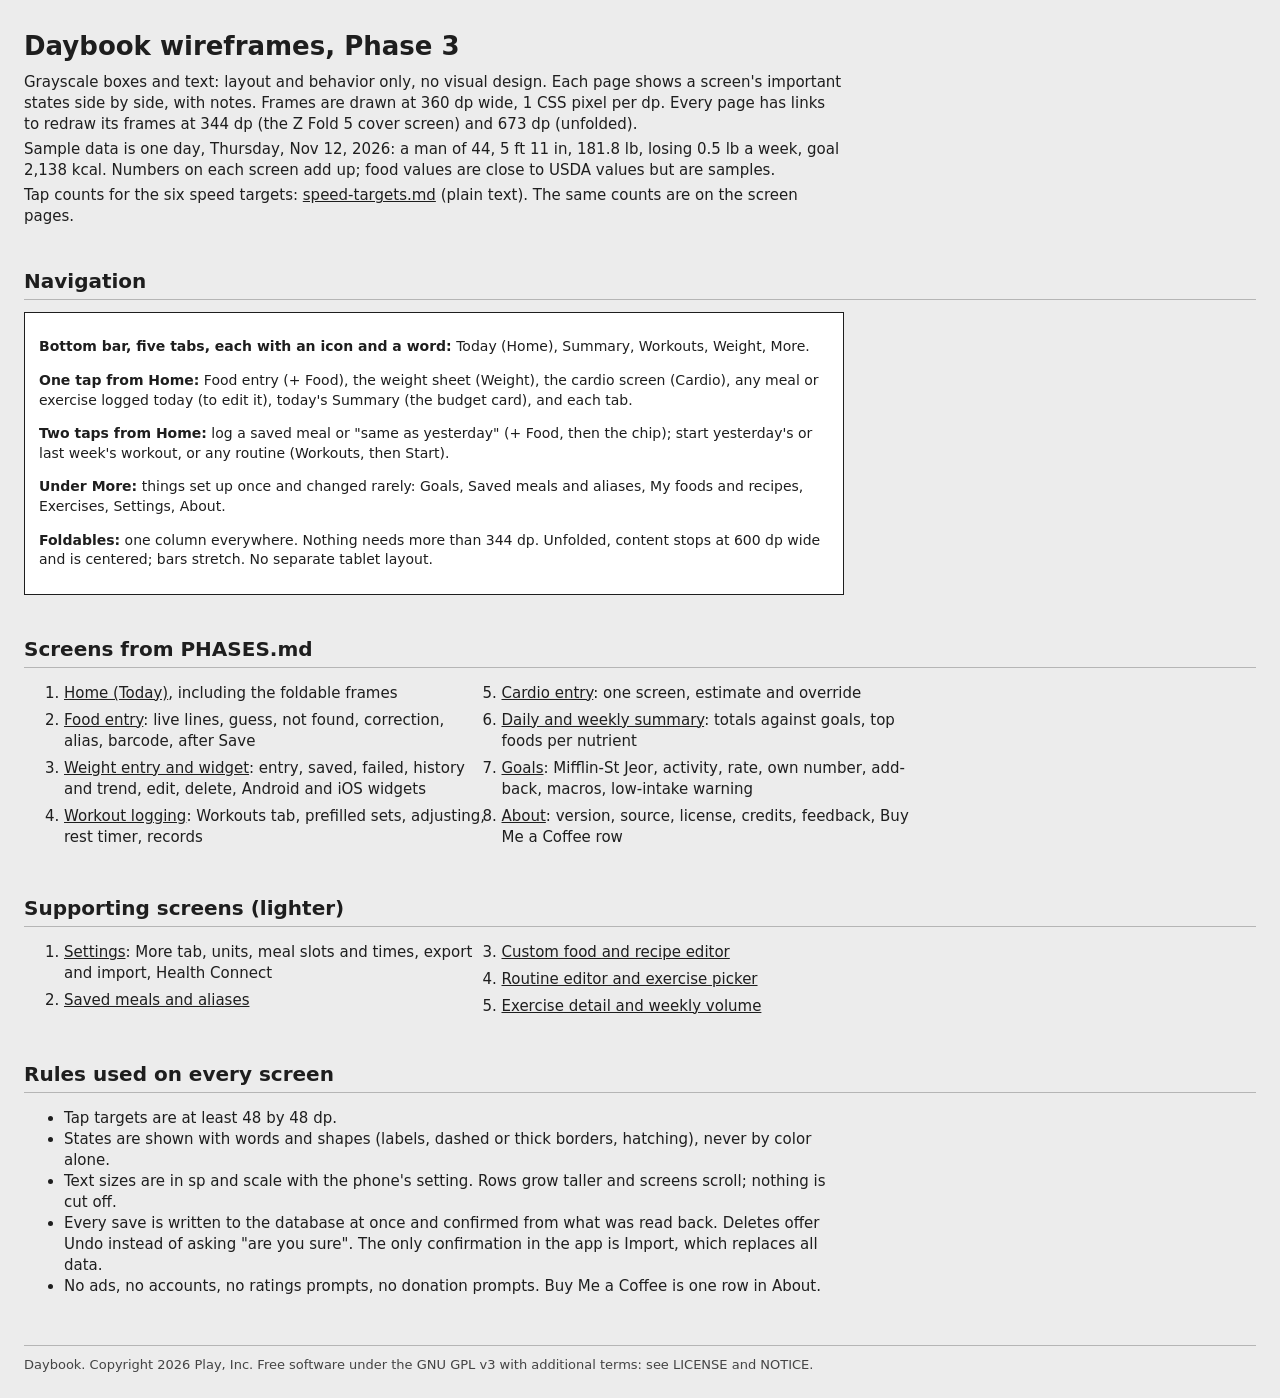
<file: docs/design/index.html>
<!doctype html>
<html lang="en">
<head>
<meta charset="utf-8">
<meta name="viewport" content="width=device-width, initial-scale=1">
<title>Daybook wireframes</title>
<link rel="stylesheet" href="wireframe.css">
</head>
<body>
<header class="page-head">
<h1>Daybook wireframes, Phase 3</h1>
<p>Grayscale boxes and text: layout and behavior only, no visual design. Each page shows a screen's important states
side by side, with notes. Frames are drawn at 360 dp wide, 1 CSS pixel per dp. Every page has links to redraw its
frames at 344 dp (the Z Fold 5 cover screen) and 673 dp (unfolded).</p>
<p>Sample data is one day, Thursday, Nov 12, 2026: a man of 44, 5 ft 11 in, 181.8 lb, losing 0.5 lb a week, goal
2,138 kcal. Numbers on each screen add up; food values are close to USDA values but are samples.</p>
<p>Tap counts for the six speed targets: <a href="speed-targets.md">speed-targets.md</a> (plain text). The same counts
are on the screen pages.</p>
</header>

<h2 class="section">Navigation</h2>
<div class="target" style="border-width:1px">
<p><b>Bottom bar, five tabs, each with an icon and a word:</b> Today (Home), Summary, Workouts, Weight, More.</p>
<p><b>One tap from Home:</b> Food entry (+ Food), the weight sheet (Weight), the cardio screen (Cardio), any meal or
exercise logged today (to edit it), today's Summary (the budget card), and each tab.</p>
<p><b>Two taps from Home:</b> log a saved meal or "same as yesterday" (+ Food, then the chip); start yesterday's or
last week's workout, or any routine (Workouts, then Start).</p>
<p><b>Under More:</b> things set up once and changed rarely: Goals, Saved meals and aliases, My foods and recipes,
Exercises, Settings, About.</p>
<p><b>Foldables:</b> one column everywhere. Nothing needs more than 344 dp. Unfolded, content stops at 600 dp wide and
is centered; bars stretch. No separate tablet layout.</p>
</div>

<h2 class="section">Screens from PHASES.md</h2>
<ol class="screenlist">
<li><a href="home.html">Home (Today)</a>, including the foldable frames</li>
<li><a href="food-entry.html">Food entry</a>: live lines, guess, not found, correction, alias, barcode, after Save</li>
<li><a href="weight.html">Weight entry and widget</a>: entry, saved, failed, history and trend, edit, delete, Android and iOS widgets</li>
<li><a href="workout.html">Workout logging</a>: Workouts tab, prefilled sets, adjusting, rest timer, records</li>
<li><a href="cardio.html">Cardio entry</a>: one screen, estimate and override</li>
<li><a href="summary.html">Daily and weekly summary</a>: totals against goals, top foods per nutrient</li>
<li><a href="goals.html">Goals</a>: Mifflin-St Jeor, activity, rate, own number, add-back, macros, low-intake warning</li>
<li><a href="about.html">About</a>: version, source, license, credits, feedback, Buy Me a Coffee row</li>
</ol>

<h2 class="section">Supporting screens (lighter)</h2>
<ol class="screenlist">
<li><a href="settings.html">Settings</a>: More tab, units, meal slots and times, export and import, Health Connect</li>
<li><a href="saved-meals.html">Saved meals and aliases</a></li>
<li><a href="food-editor.html">Custom food and recipe editor</a></li>
<li><a href="routine-editor.html">Routine editor and exercise picker</a></li>
<li><a href="exercise-detail.html">Exercise detail and weekly volume</a></li>
</ol>

<h2 class="section">Rules used on every screen</h2>
<ul style="max-width:820px">
<li>Tap targets are at least 48 by 48 dp.</li>
<li>States are shown with words and shapes (labels, dashed or thick borders, hatching), never by color alone.</li>
<li>Text sizes are in sp and scale with the phone's setting. Rows grow taller and screens scroll; nothing is cut off.</li>
<li>Every save is written to the database at once and confirmed from what was read back. Deletes offer Undo instead of
asking "are you sure". The only confirmation in the app is Import, which replaces all data.</li>
<li>No ads, no accounts, no ratings prompts, no donation prompts. Buy Me a Coffee is one row in About.</li>
</ul>

<footer class="legal">Daybook. Copyright 2026 Play, Inc. Free software under the GNU GPL v3 with additional terms: see LICENSE and NOTICE.</footer>
</body>
</html>
</file>
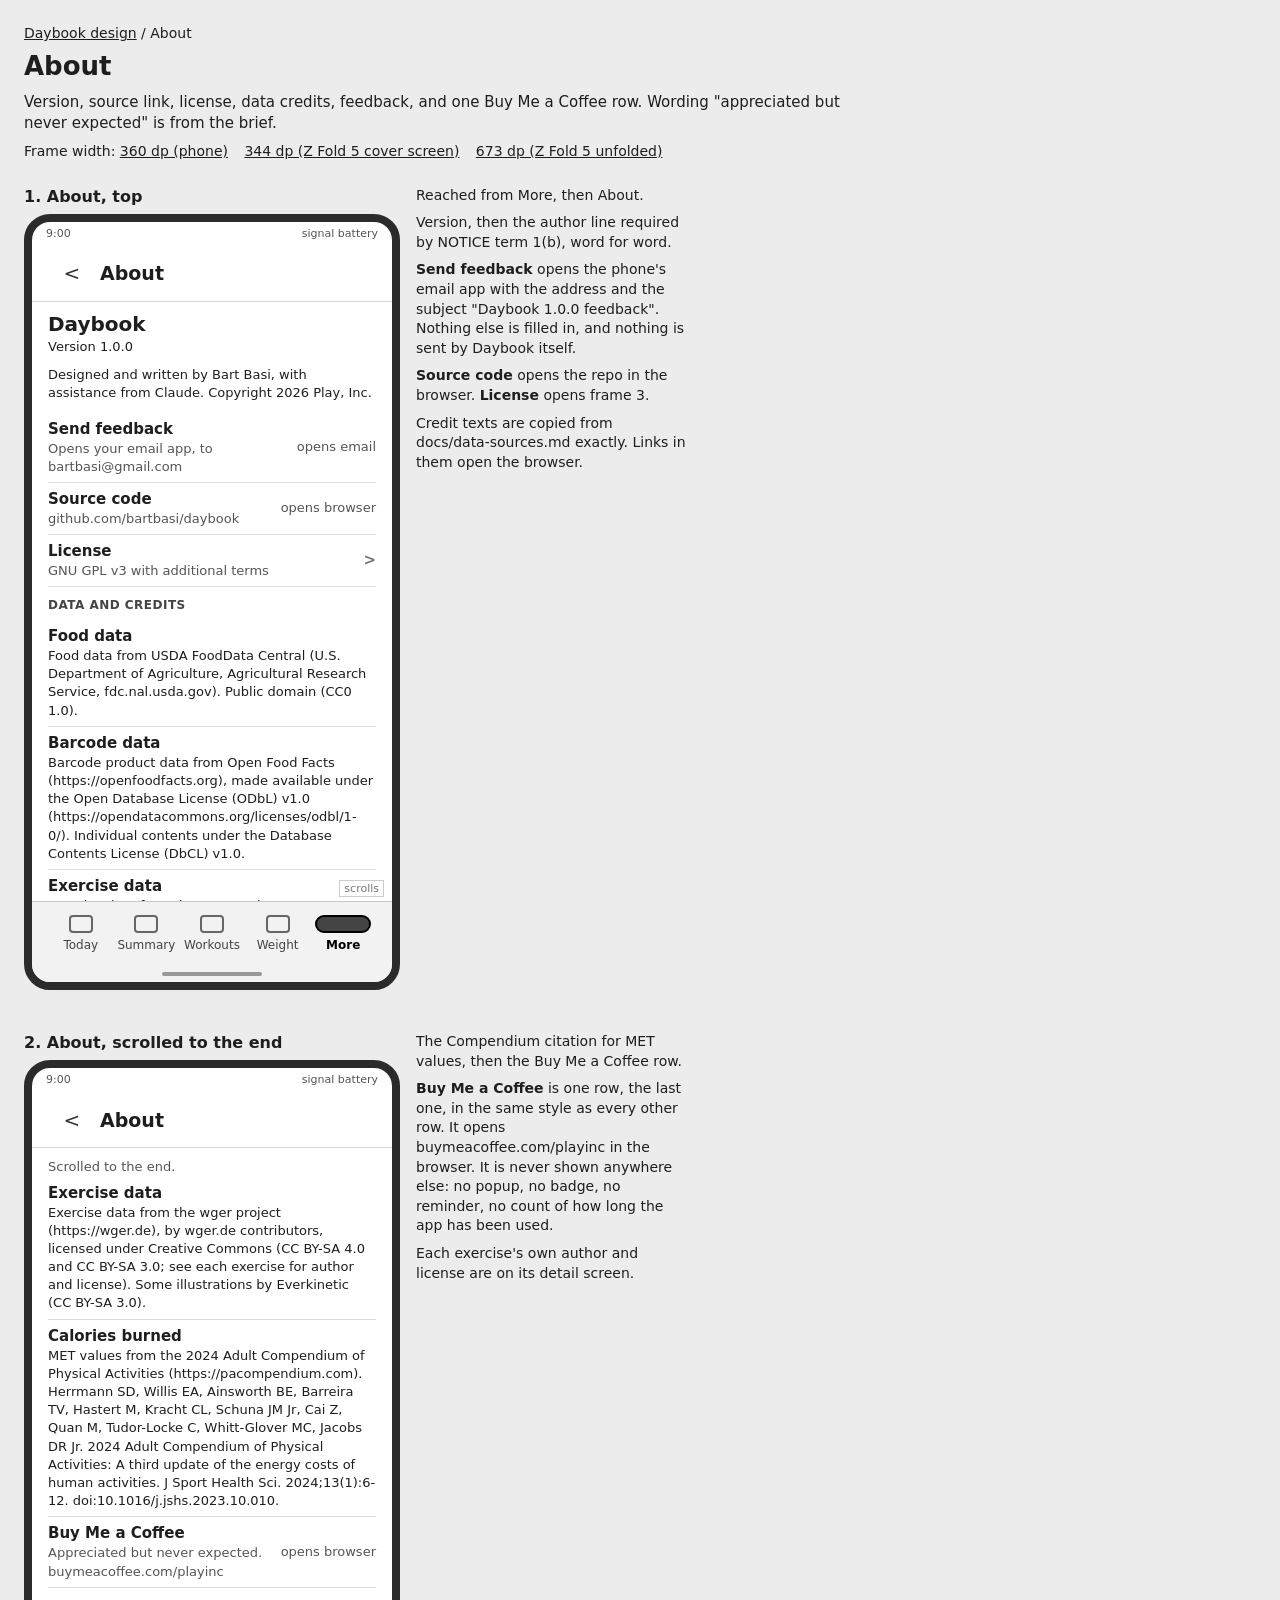
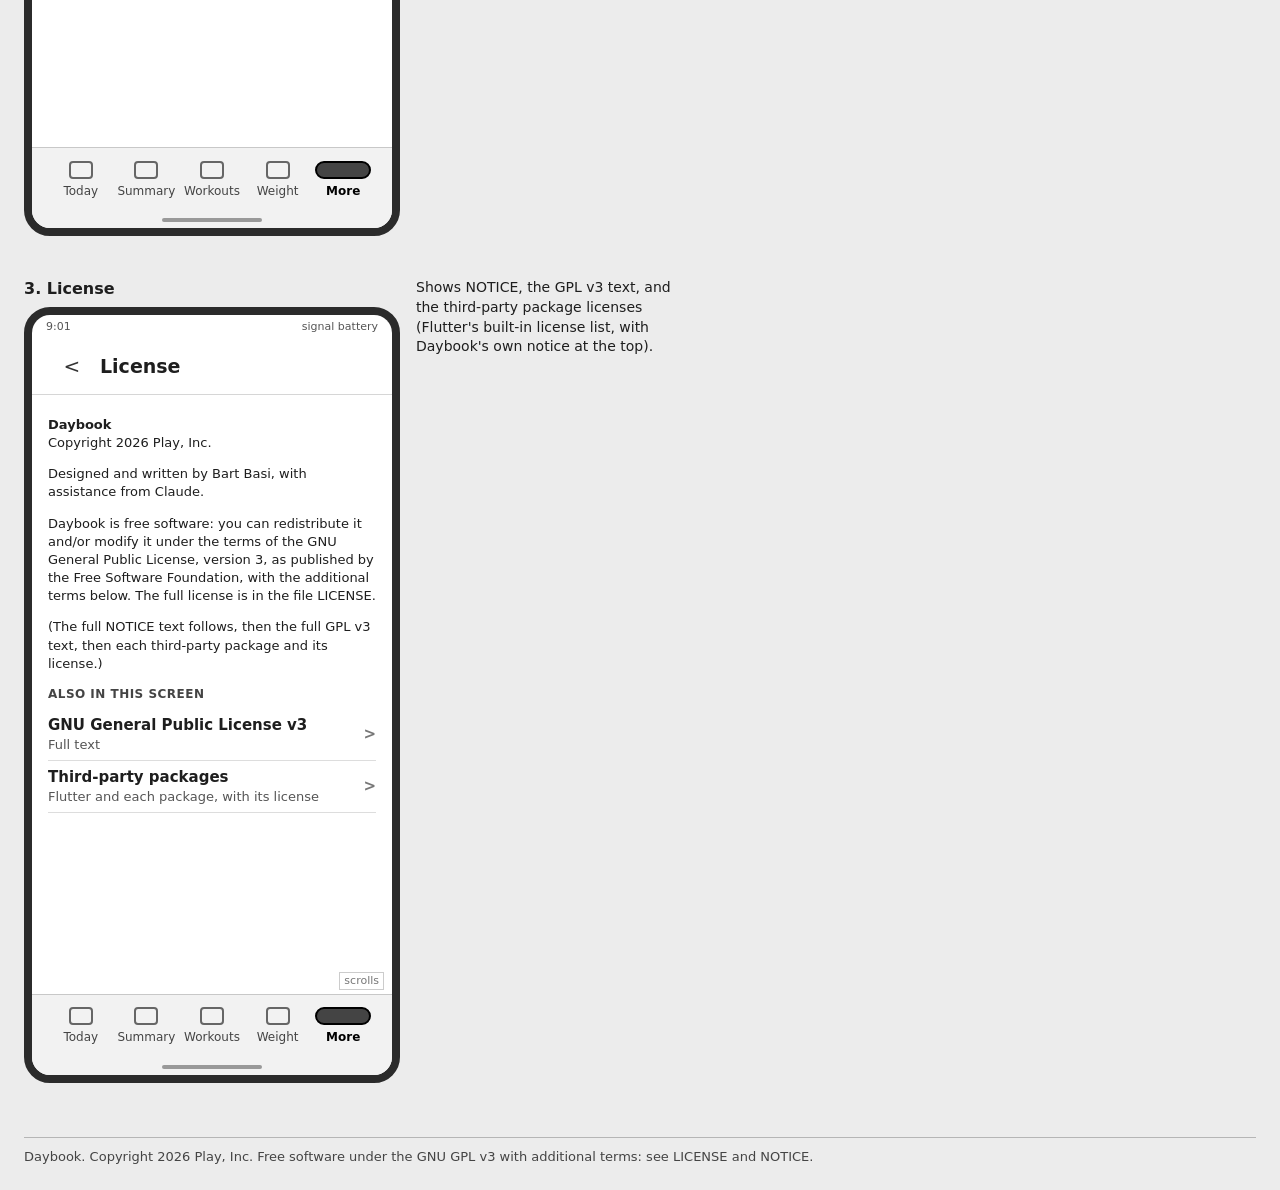
<file: docs/design/about.html>
<!doctype html>
<html lang="en">
<head>
<meta charset="utf-8">
<meta name="viewport" content="width=device-width, initial-scale=1">
<title>About: Daybook wireframe</title>
<link rel="stylesheet" href="wireframe.css">
</head>
<body>
<div id="unfolded"><div id="cover">
<header class="page-head">
<div class="crumbs"><a href="index.html">Daybook design</a> / About</div>
<h1>About</h1>
<p>Version, source link, license, data credits, feedback, and one Buy Me a Coffee row. Wording "appreciated but never expected" is from the brief.</p>
<div class="widths">Frame width:
<a href="about.html">360 dp (phone)</a>
<a href="about.html#cover">344 dp (Z Fold 5 cover screen)</a>
<a href="about.html#unfolded">673 dp (Z Fold 5 unfolded)</a></div>
</header>
<div class="states"><div class="state"><div><div class="state-title">1. About, top</div><div class="phone"><div class="screen "><div class="status"><span>9:00</span><span>signal  battery</span></div><div class="appbar"><div class="iconbtn">&lt;</div><div class="title">About</div></div><div class="scroll fade"><div class="mid">Daybook</div><div class="small">Version 1.0.0</div><div class="small mt">Designed and written by Bart Basi, with assistance from Claude. Copyright 2026 Play, Inc.</div><div class="mt"></div><div class="row"><div class="grow"><b>Send feedback</b><div class="small muted">Opens your email app, to bartbasi@gmail.com</div></div><span class="small muted">opens email</span></div><div class="row"><div class="grow"><b>Source code</b><div class="small muted">github.com/bartbasi/daybook</div></div><span class="small muted">opens browser</span></div><div class="row"><div class="grow"><b>License</b><div class="small muted">GNU GPL v3 with additional terms</div></div><span class="chev"></span></div><div class="label">Data and credits</div><div class="row" style="display:block"><b>Food data</b><div class="small">Food data from USDA FoodData Central (U.S. Department of Agriculture, Agricultural Research Service, fdc.nal.usda.gov). Public domain (CC0 1.0).</div></div><div class="row" style="display:block"><b>Barcode data</b><div class="small">Barcode product data from Open Food Facts (https://openfoodfacts.org), made available under the Open Database License (ODbL) v1.0 (https://opendatacommons.org/licenses/odbl/1-0/). Individual contents under the Database Contents License (DbCL) v1.0.</div></div><div class="row" style="display:block"><b>Exercise data</b><div class="small">Exercise data from the wger project (https://wger.de), by wger.de contributors, licensed under Creative Commons (CC BY-SA 4.0 and CC BY-SA 3.0; see each exercise for author and license). Some illustrations by Everkinetic (CC BY-SA 3.0).</div></div></div><div class="navbar"><div class="navbar-inner"><div class="tab"><div class="ico"></div>Today</div><div class="tab"><div class="ico"></div>Summary</div><div class="tab"><div class="ico"></div>Workouts</div><div class="tab"><div class="ico"></div>Weight</div><div class="tab on"><div class="ico"></div>More</div></div></div><div class="gesture"></div></div></div></div><div class="notes"><p>Reached from More, then About.</p><p>Version, then the author line required by NOTICE term 1(b), word for word.</p><p><b>Send feedback</b> opens the phone's email app with the address and the subject "Daybook 1.0.0 feedback". Nothing else is filled in, and nothing is sent by Daybook itself.</p><p><b>Source code</b> opens the repo in the browser. <b>License</b> opens frame 3.</p><p>Credit texts are copied from docs/data-sources.md exactly. Links in them open the browser.</p></div></div><div class="state"><div><div class="state-title">2. About, scrolled to the end</div><div class="phone"><div class="screen "><div class="status"><span>9:00</span><span>signal  battery</span></div><div class="appbar"><div class="iconbtn">&lt;</div><div class="title">About</div></div><div class="scroll" style="padding-top:0"><div class="small muted mt">Scrolled to the end.</div><div class="row" style="display:block"><b>Exercise data</b><div class="small">Exercise data from the wger project (https://wger.de), by wger.de contributors, licensed under Creative Commons (CC BY-SA 4.0 and CC BY-SA 3.0; see each exercise for author and license). Some illustrations by Everkinetic (CC BY-SA 3.0).</div></div><div class="row" style="display:block"><b>Calories burned</b><div class="small">MET values from the 2024 Adult Compendium of Physical Activities (https://pacompendium.com). Herrmann SD, Willis EA, Ainsworth BE, Barreira TV, Hastert M, Kracht CL, Schuna JM Jr, Cai Z, Quan M, Tudor-Locke C, Whitt-Glover MC, Jacobs DR Jr. 2024 Adult Compendium of Physical Activities: A third update of the energy costs of human activities. J Sport Health Sci. 2024;13(1):6-12. doi:10.1016/j.jshs.2023.10.010.</div></div><div class="row"><div class="grow"><b>Buy Me a Coffee</b><div class="small muted">Appreciated but never expected. buymeacoffee.com/playinc</div></div><span class="small muted">opens browser</span></div></div><div class="navbar"><div class="navbar-inner"><div class="tab"><div class="ico"></div>Today</div><div class="tab"><div class="ico"></div>Summary</div><div class="tab"><div class="ico"></div>Workouts</div><div class="tab"><div class="ico"></div>Weight</div><div class="tab on"><div class="ico"></div>More</div></div></div><div class="gesture"></div></div></div></div><div class="notes"><p>The Compendium citation for MET values, then the Buy Me a Coffee row.</p><p><b>Buy Me a Coffee</b> is one row, the last one, in the same style as every other row. It opens buymeacoffee.com/playinc in the browser. It is never shown anywhere else: no popup, no badge, no reminder, no count of how long the app has been used.</p><p>Each exercise's own author and license are on its detail screen.</p></div></div><div class="state"><div><div class="state-title">3. License</div><div class="phone"><div class="screen "><div class="status"><span>9:01</span><span>signal  battery</span></div><div class="appbar"><div class="iconbtn">&lt;</div><div class="title">License</div></div><div class="scroll fade"><div class="small"><p><b>Daybook</b><br>Copyright 2026 Play, Inc.</p><p>Designed and written by Bart Basi, with assistance from Claude.</p><p>Daybook is free software: you can redistribute it and/or modify it under the terms of the GNU General Public License, version 3, as published by the Free Software Foundation, with the additional terms below. The full license is in the file LICENSE.</p><p>(The full NOTICE text follows, then the full GPL v3 text, then each third-party package and its license.)</p></div><div class="label">Also in this screen</div><div class="row"><div class="grow"><b>GNU General Public License v3</b><div class="small muted">Full text</div></div><span class="chev"></span></div><div class="row"><div class="grow"><b>Third-party packages</b><div class="small muted">Flutter and each package, with its license</div></div><span class="chev"></span></div></div><div class="navbar"><div class="navbar-inner"><div class="tab"><div class="ico"></div>Today</div><div class="tab"><div class="ico"></div>Summary</div><div class="tab"><div class="ico"></div>Workouts</div><div class="tab"><div class="ico"></div>Weight</div><div class="tab on"><div class="ico"></div>More</div></div></div><div class="gesture"></div></div></div></div><div class="notes"><p>Shows NOTICE, the GPL v3 text, and the third-party package licenses (Flutter's built-in license list, with Daybook's own notice at the top).</p></div></div></div>
<footer class="legal">Daybook. Copyright 2026 Play, Inc. Free software under the GNU GPL v3 with additional terms: see LICENSE and NOTICE.</footer>
</div></div>
</body>
</html>
</file>
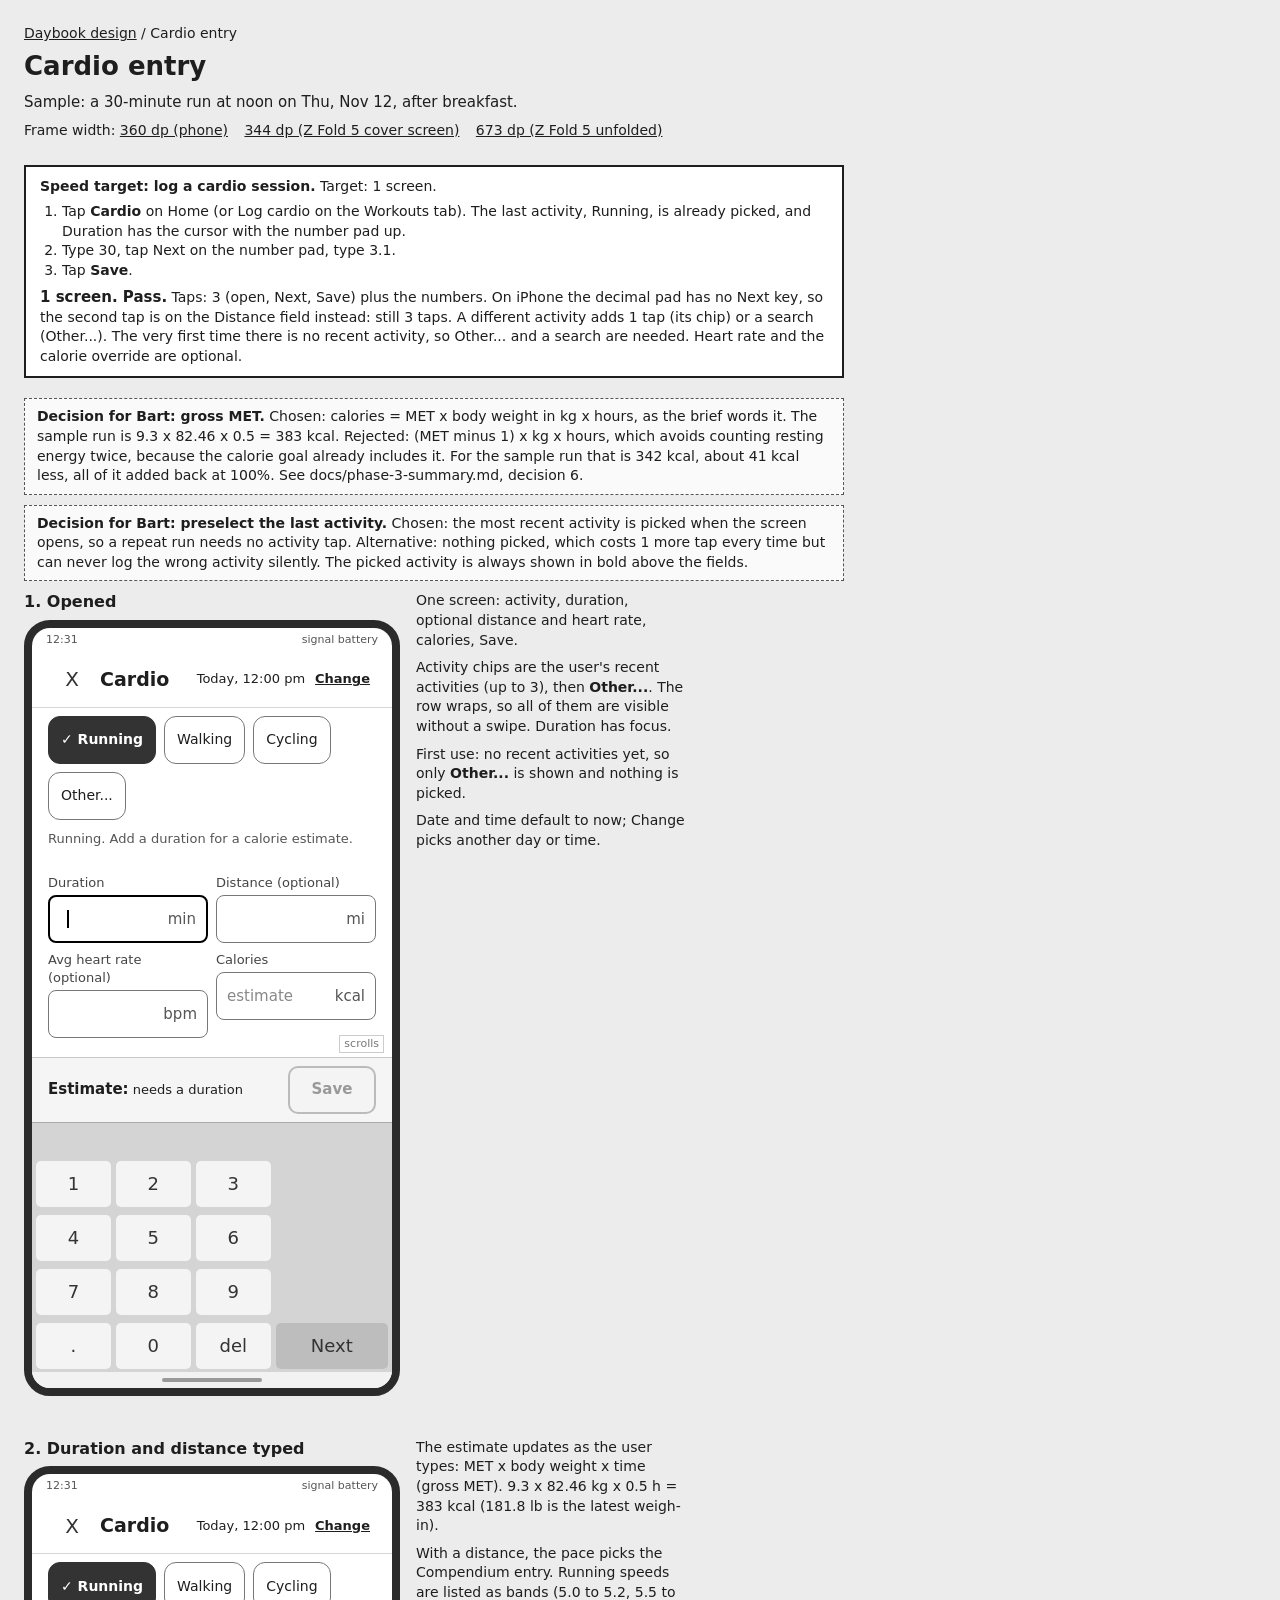
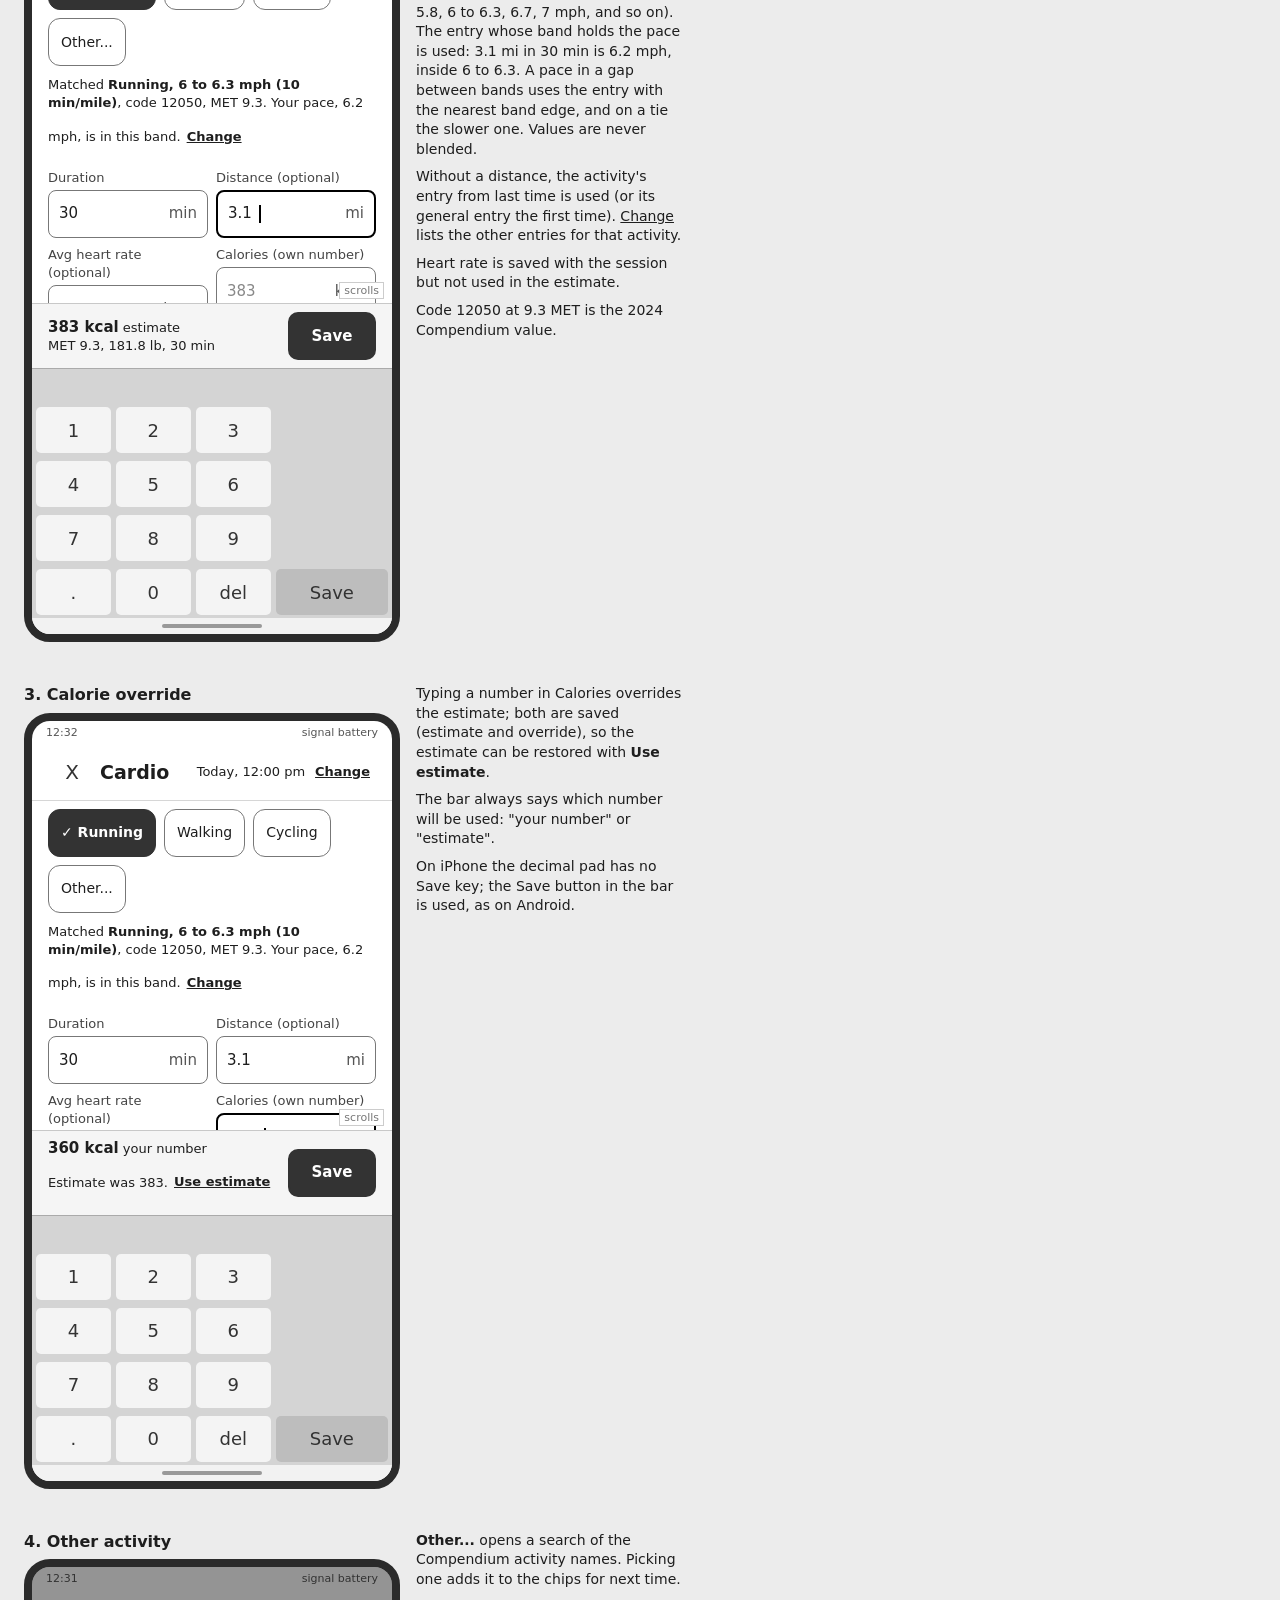
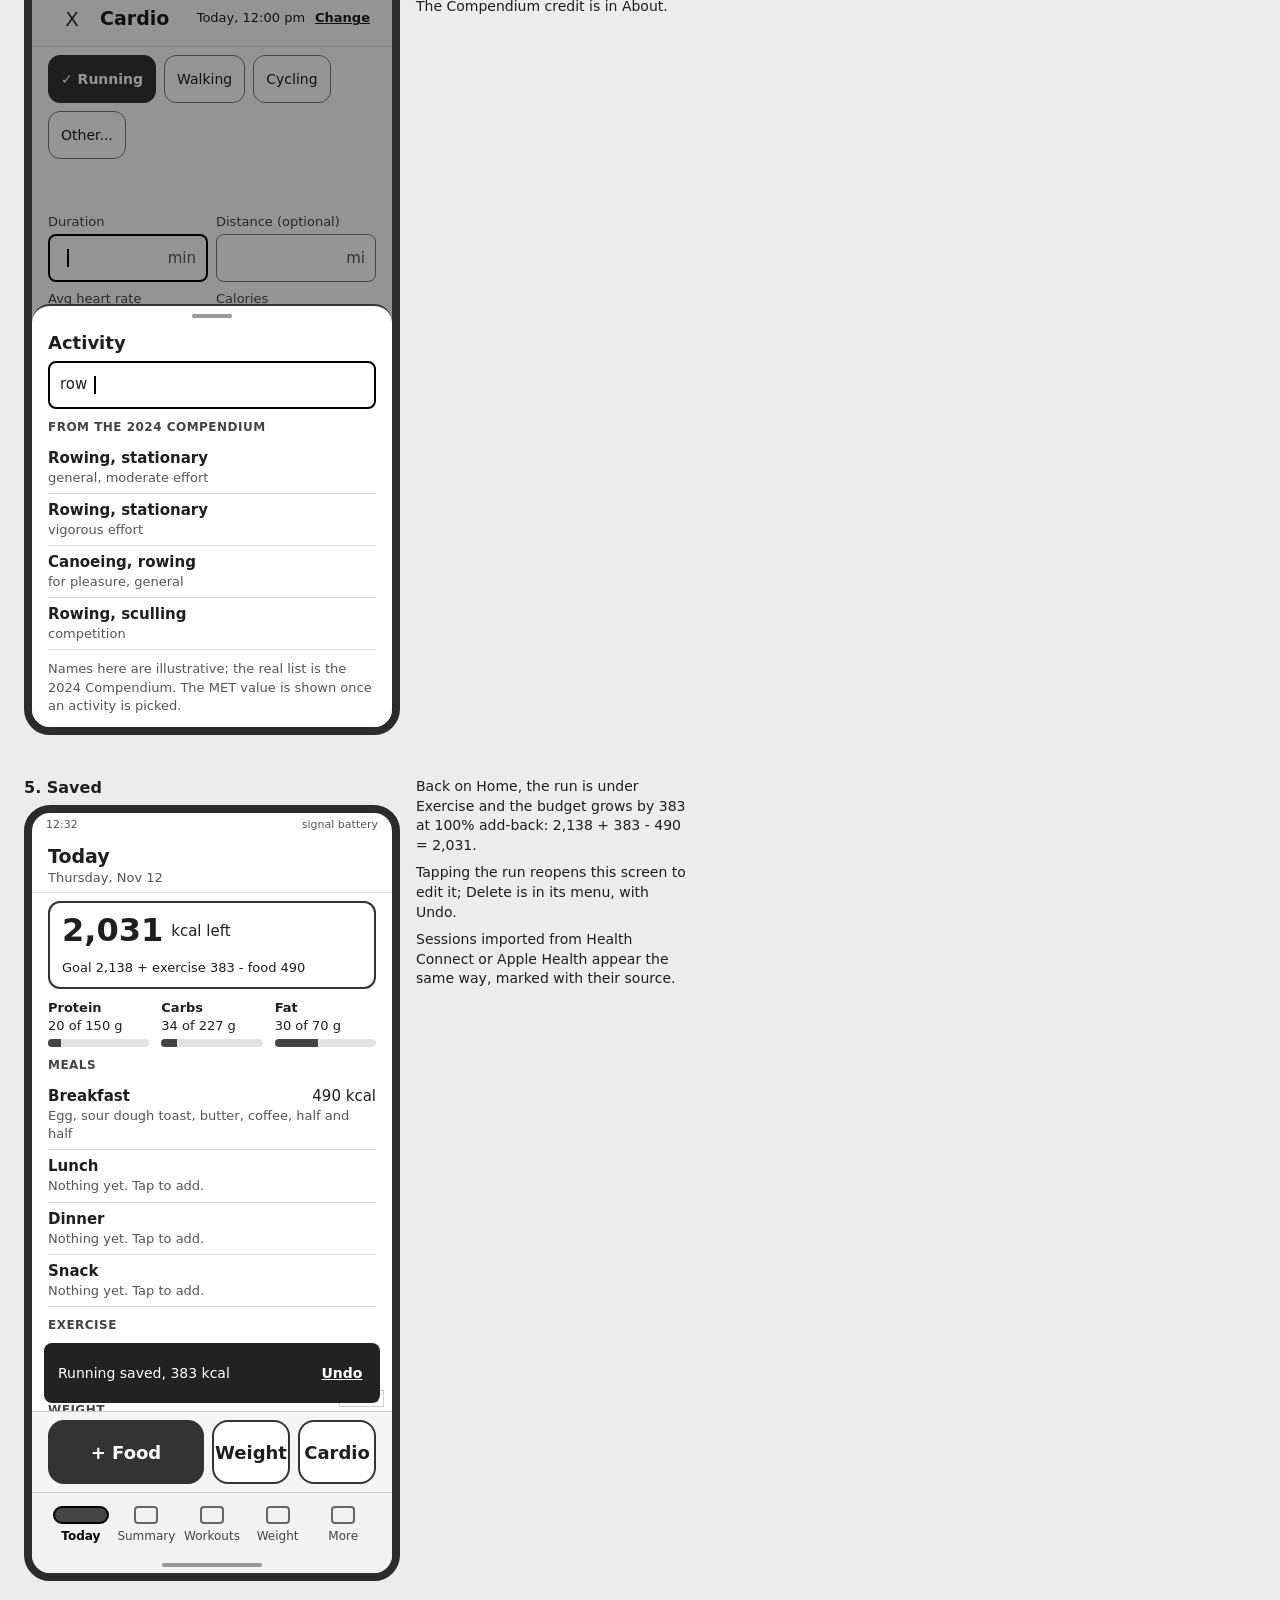
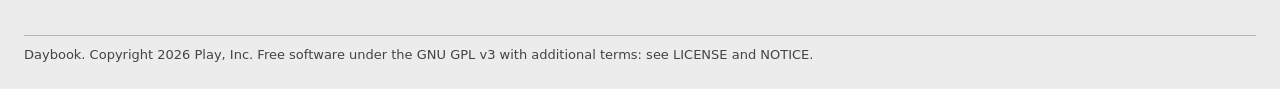
<file: docs/design/cardio.html>
<!doctype html>
<html lang="en">
<head>
<meta charset="utf-8">
<meta name="viewport" content="width=device-width, initial-scale=1">
<title>Cardio entry: Daybook wireframe</title>
<link rel="stylesheet" href="wireframe.css">
</head>
<body>
<div id="unfolded"><div id="cover">
<header class="page-head">
<div class="crumbs"><a href="index.html">Daybook design</a> / Cardio entry</div>
<h1>Cardio entry</h1>
<p>Sample: a 30-minute run at noon on Thu, Nov 12, after breakfast.</p>
<div class="widths">Frame width:
<a href="cardio.html">360 dp (phone)</a>
<a href="cardio.html#cover">344 dp (Z Fold 5 cover screen)</a>
<a href="cardio.html#unfolded">673 dp (Z Fold 5 unfolded)</a></div>
</header>
<div class="target"><b>Speed target: log a cardio session.</b> Target: 1 screen.<ol><li>Tap <b>Cardio</b> on Home (or Log cardio on the Workouts tab). The last activity, Running, is already picked, and Duration has the cursor with the number pad up.</li><li>Type 30, tap Next on the number pad, type 3.1.</li><li>Tap <b>Save</b>.</li></ol><b class="result">1 screen. Pass.</b> Taps: 3 (open, Next, Save) plus the numbers. On iPhone the decimal pad has no Next key, so the second tap is on the Distance field instead: still 3 taps. A different activity adds 1 tap (its chip) or a search (Other...). The very first time there is no recent activity, so Other... and a search are needed. Heart rate and the calorie override are optional.</div><div class="decision"><b>Decision for Bart: gross MET.</b> Chosen: calories = MET x body weight in kg x hours, as the brief words it. The sample run is 9.3 x 82.46 x 0.5 = 383 kcal. Rejected: (MET minus 1) x kg x hours, which avoids counting resting energy twice, because the calorie goal already includes it. For the sample run that is 342 kcal, about 41 kcal less, all of it added back at 100%. See docs/phase-3-summary.md, decision 6.</div><div class="decision"><b>Decision for Bart: preselect the last activity.</b> Chosen: the most recent activity is picked when the screen opens, so a repeat run needs no activity tap. Alternative: nothing picked, which costs 1 more tap every time but can never log the wrong activity silently. The picked activity is always shown in bold above the fields.</div><div class="states"><div class="state"><div><div class="state-title">1. Opened</div><div class="phone"><div class="screen "><div class="status"><span>12:31</span><span>signal  battery</span></div><div class="appbar"><div class="iconbtn">X</div><div class="title">Cardio</div><span class="small">Today, 12:00 pm</span><span class="link small">Change</span></div><div class="scroll fade"><div class="chiprow wrap"><div class="chip on">&#10003; Running</div><div class="chip">Walking</div><div class="chip">Cycling</div><div class="chip">Other...</div></div><div class="small mt" style="min-height:36px"><span class="muted">Running. Add a duration for a calorie estimate.</span></div><div class="flex" style="align-items:flex-start"><div class="grow" style="min-width:0"><div class="fieldlabel">Duration</div><div class="field focus"><span class="ph"></span><span class="caret"></span><span class="unit">min</span></div></div><div class="grow" style="min-width:0"><div class="fieldlabel">Distance (optional)</div><div class="field"><span class="ph"></span><span class="unit">mi</span></div></div></div><div class="flex" style="align-items:flex-start"><div class="grow" style="min-width:0"><div class="fieldlabel">Avg heart rate (optional)</div><div class="field"><span class="ph"></span><span class="unit">bpm</span></div></div><div class="grow" style="min-width:0"><div class="fieldlabel">Calories</div><div class="field"><span class="ph">estimate</span><span class="unit">kcal</span></div></div></div></div><div class="bar"><div class="grow totals"><b>Estimate:</b> needs a duration</div><div class="btn disabled square" style="min-width:88px">Save</div></div><div class="kbd num"><div class="suggest"></div><div class="krow"><div class="k">1</div><div class="k">2</div><div class="k">3</div><div class="k m" style="max-width:none;visibility:hidden"></div></div><div class="krow"><div class="k">4</div><div class="k">5</div><div class="k">6</div><div class="k m" style="max-width:none;visibility:hidden"></div></div><div class="krow"><div class="k">7</div><div class="k">8</div><div class="k">9</div><div class="k m" style="max-width:none;visibility:hidden"></div></div><div class="krow"><div class="k">.</div><div class="k">0</div><div class="k">del</div><div class="k m" style="max-width:none">Next</div></div></div><div class="gesture"></div></div></div></div><div class="notes"><p>One screen: activity, duration, optional distance and heart rate, calories, Save.</p><p>Activity chips are the user's recent activities (up to 3), then <b>Other...</b>. The row wraps, so all of them are visible without a swipe. Duration has focus.</p><p>First use: no recent activities yet, so only <b>Other...</b> is shown and nothing is picked.</p><p>Date and time default to now; Change picks another day or time.</p></div></div><div class="state"><div><div class="state-title">2. Duration and distance typed</div><div class="phone"><div class="screen "><div class="status"><span>12:31</span><span>signal  battery</span></div><div class="appbar"><div class="iconbtn">X</div><div class="title">Cardio</div><span class="small">Today, 12:00 pm</span><span class="link small">Change</span></div><div class="scroll fade"><div class="chiprow wrap"><div class="chip on">&#10003; Running</div><div class="chip">Walking</div><div class="chip">Cycling</div><div class="chip">Other...</div></div><div class="small mt" style="min-height:36px">Matched <b>Running, 6 to 6.3 mph (10 min/mile)</b>, code 12050, MET 9.3. Your pace, 6.2 mph, is in this band.<span class="link">Change</span></div><div class="flex" style="align-items:flex-start"><div class="grow" style="min-width:0"><div class="fieldlabel">Duration</div><div class="field">30<span class="unit">min</span></div></div><div class="grow" style="min-width:0"><div class="fieldlabel">Distance (optional)</div><div class="field focus">3.1<span class="caret"></span><span class="unit">mi</span></div></div></div><div class="flex" style="align-items:flex-start"><div class="grow" style="min-width:0"><div class="fieldlabel">Avg heart rate (optional)</div><div class="field"><span class="ph"></span><span class="unit">bpm</span></div></div><div class="grow" style="min-width:0"><div class="fieldlabel">Calories (own number)</div><div class="field"><span class="ph">383</span><span class="unit">kcal</span></div></div></div></div><div class="bar"><div class="grow totals"><b>383 kcal</b> estimate<br><span class="small">MET 9.3, 181.8 lb, 30 min</span></div><div class="btn primary square" style="min-width:88px">Save</div></div><div class="kbd num"><div class="suggest"></div><div class="krow"><div class="k">1</div><div class="k">2</div><div class="k">3</div><div class="k m" style="max-width:none;visibility:hidden"></div></div><div class="krow"><div class="k">4</div><div class="k">5</div><div class="k">6</div><div class="k m" style="max-width:none;visibility:hidden"></div></div><div class="krow"><div class="k">7</div><div class="k">8</div><div class="k">9</div><div class="k m" style="max-width:none;visibility:hidden"></div></div><div class="krow"><div class="k">.</div><div class="k">0</div><div class="k">del</div><div class="k m" style="max-width:none">Save</div></div></div><div class="gesture"></div></div></div></div><div class="notes"><p>The estimate updates as the user types: MET x body weight x time (gross MET). 9.3 x 82.46 kg x 0.5 h = 383 kcal (181.8 lb is the latest weigh-in).</p><p>With a distance, the pace picks the Compendium entry. Running speeds are listed as bands (5.0 to 5.2, 5.5 to 5.8, 6 to 6.3, 6.7, 7 mph, and so on). The entry whose band holds the pace is used: 3.1 mi in 30 min is 6.2 mph, inside 6 to 6.3. A pace in a gap between bands uses the entry with the nearest band edge, and on a tie the slower one. Values are never blended.</p><p>Without a distance, the activity's entry from last time is used (or its general entry the first time). <u>Change</u> lists the other entries for that activity.</p><p>Heart rate is saved with the session but not used in the estimate.</p><p>Code 12050 at 9.3 MET is the 2024 Compendium value.</p></div></div><div class="state"><div><div class="state-title">3. Calorie override</div><div class="phone"><div class="screen "><div class="status"><span>12:32</span><span>signal  battery</span></div><div class="appbar"><div class="iconbtn">X</div><div class="title">Cardio</div><span class="small">Today, 12:00 pm</span><span class="link small">Change</span></div><div class="scroll fade"><div class="chiprow wrap"><div class="chip on">&#10003; Running</div><div class="chip">Walking</div><div class="chip">Cycling</div><div class="chip">Other...</div></div><div class="small mt" style="min-height:36px">Matched <b>Running, 6 to 6.3 mph (10 min/mile)</b>, code 12050, MET 9.3. Your pace, 6.2 mph, is in this band.<span class="link">Change</span></div><div class="flex" style="align-items:flex-start"><div class="grow" style="min-width:0"><div class="fieldlabel">Duration</div><div class="field">30<span class="unit">min</span></div></div><div class="grow" style="min-width:0"><div class="fieldlabel">Distance (optional)</div><div class="field">3.1<span class="unit">mi</span></div></div></div><div class="flex" style="align-items:flex-start"><div class="grow" style="min-width:0"><div class="fieldlabel">Avg heart rate (optional)</div><div class="field"><span class="ph"></span><span class="unit">bpm</span></div></div><div class="grow" style="min-width:0"><div class="fieldlabel">Calories (own number)</div><div class="field focus">360<span class="caret"></span><span class="unit">kcal</span></div></div></div></div><div class="bar"><div class="grow totals"><b>360 kcal</b> your number<br><span class="small">Estimate was 383.</span><span class="link small">Use estimate</span></div><div class="btn primary square" style="min-width:88px">Save</div></div><div class="kbd num"><div class="suggest"></div><div class="krow"><div class="k">1</div><div class="k">2</div><div class="k">3</div><div class="k m" style="max-width:none;visibility:hidden"></div></div><div class="krow"><div class="k">4</div><div class="k">5</div><div class="k">6</div><div class="k m" style="max-width:none;visibility:hidden"></div></div><div class="krow"><div class="k">7</div><div class="k">8</div><div class="k">9</div><div class="k m" style="max-width:none;visibility:hidden"></div></div><div class="krow"><div class="k">.</div><div class="k">0</div><div class="k">del</div><div class="k m" style="max-width:none">Save</div></div></div><div class="gesture"></div></div></div></div><div class="notes"><p>Typing a number in Calories overrides the estimate; both are saved (estimate and override), so the estimate can be restored with <b>Use estimate</b>.</p><p>The bar always says which number will be used: "your number" or "estimate".</p><p>On iPhone the decimal pad has no Save key; the Save button in the bar is used, as on Android.</p></div></div><div class="state"><div><div class="state-title">4. Other activity</div><div class="phone"><div class="screen "><div class="status"><span>12:31</span><span>signal  battery</span></div><div class="appbar"><div class="iconbtn">X</div><div class="title">Cardio</div><span class="small">Today, 12:00 pm</span><span class="link small">Change</span></div><div class="scroll fade"><div class="chiprow wrap"><div class="chip on">&#10003; Running</div><div class="chip">Walking</div><div class="chip">Cycling</div><div class="chip">Other...</div></div><div class="small mt" style="min-height:36px"></div><div class="flex" style="align-items:flex-start"><div class="grow" style="min-width:0"><div class="fieldlabel">Duration</div><div class="field focus"><span class="ph"></span><span class="caret"></span><span class="unit">min</span></div></div><div class="grow" style="min-width:0"><div class="fieldlabel">Distance (optional)</div><div class="field"><span class="ph"></span><span class="unit">mi</span></div></div></div><div class="flex" style="align-items:flex-start"><div class="grow" style="min-width:0"><div class="fieldlabel">Avg heart rate (optional)</div><div class="field"><span class="ph"></span><span class="unit">bpm</span></div></div><div class="grow" style="min-width:0"><div class="fieldlabel">Calories</div><div class="field"><span class="ph">estimate</span><span class="unit">kcal</span></div></div></div></div><div class="bar"><div class="grow totals"><b>Estimate:</b> needs a duration</div><div class="btn disabled square" style="min-width:88px">Save</div></div><div class="gesture"></div><div class="scrim"></div><div class="sheet"><div class="grab"></div><div class="sheet-inner"><h3>Activity</h3><div class="field focus">row<span class="caret"></span></div><div class="label">From the 2024 Compendium</div><div class="row"><div class="grow"><b>Rowing, stationary</b><div class="small muted">general, moderate effort</div></div></div><div class="row"><div class="grow"><b>Rowing, stationary</b><div class="small muted">vigorous effort</div></div></div><div class="row"><div class="grow"><b>Canoeing, rowing</b><div class="small muted">for pleasure, general</div></div></div><div class="row"><div class="grow"><b>Rowing, sculling</b><div class="small muted">competition</div></div></div><div class="small mt muted">Names here are illustrative; the real list is the 2024 Compendium. The MET value is shown once an activity is picked.</div></div></div></div></div></div><div class="notes"><p><b>Other...</b> opens a search of the Compendium activity names. Picking one adds it to the chips for next time.</p><p>The Compendium credit is in About.</p></div></div><div class="state"><div><div class="state-title">5. Saved</div><div class="phone"><div class="screen "><div class="status"><span>12:32</span><span>signal  battery</span></div><div class="appbar"><div class="title">Today <div class="sub">Thursday, Nov 12</div></div></div><div class="scroll fade"><div class="card thick"><div class="flex"><span class="big">2,031</span><span>kcal left</span></div><div class="small mt">Goal 2,138 + exercise 383 - food 490</div></div><div class="flex mt" style="align-items:flex-start;gap:12px"><div class="grow"><div class="small"><b>Protein</b></div><div class="small">20 of 150 g</div><div class="meter"><div style="width:13%"></div></div></div><div class="grow"><div class="small"><b>Carbs</b></div><div class="small">34 of 227 g</div><div class="meter"><div style="width:15%"></div></div></div><div class="grow"><div class="small"><b>Fat</b></div><div class="small">30 of 70 g</div><div class="meter"><div style="width:43%"></div></div></div></div><div class="label">Meals</div><div class="row"><div class="grow"><div class="between"><b>Breakfast</b><span class="nowrap">490 kcal</span></div><div class="small muted">Egg, sour dough toast, butter, coffee, half and half</div></div></div><div class="row"><div class="grow"><b>Lunch</b><div class="small muted">Nothing yet. Tap to add.</div></div></div><div class="row"><div class="grow"><b>Dinner</b><div class="small muted">Nothing yet. Tap to add.</div></div></div><div class="row"><div class="grow"><b>Snack</b><div class="small muted">Nothing yet. Tap to add.</div></div></div><div class="label">Exercise</div><div class="row"><div class="grow"><div class="between"><b>Running</b><span class="nowrap">383 kcal</span></div><div class="small muted">30 min, 3.1 mi, 12:00 pm</div></div></div><div class="label">Weight</div><div class="row"><div class="grow"><div class="between"><b>181.8 lb</b><span class="small">Trend 183.0 lb</span></div><div class="small muted">Today, 7:02 am</div></div></div></div><div class="bar"><div class="btn primary tall square" style="flex:2">+ Food</div><div class="btn tall square" style="flex:1;padding:0 6px">Weight</div><div class="btn tall square" style="flex:1;padding:0 6px">Cardio</div></div><div class="navbar"><div class="navbar-inner"><div class="tab on"><div class="ico"></div>Today</div><div class="tab"><div class="ico"></div>Summary</div><div class="tab"><div class="ico"></div>Workouts</div><div class="tab"><div class="ico"></div>Weight</div><div class="tab"><div class="ico"></div>More</div></div></div><div class="gesture"></div><div class="snackbar" style="bottom:170px"><span class="grow">Running saved, 383 kcal</span><span class="act">Undo</span></div></div></div></div><div class="notes"><p>Back on Home, the run is under Exercise and the budget grows by 383 at 100% add-back: 2,138 + 383 - 490 = 2,031.</p><p>Tapping the run reopens this screen to edit it; Delete is in its menu, with Undo.</p><p>Sessions imported from Health Connect or Apple Health appear the same way, marked with their source.</p></div></div></div>
<footer class="legal">Daybook. Copyright 2026 Play, Inc. Free software under the GNU GPL v3 with additional terms: see LICENSE and NOTICE.</footer>
</div></div>
</body>
</html>
</file>
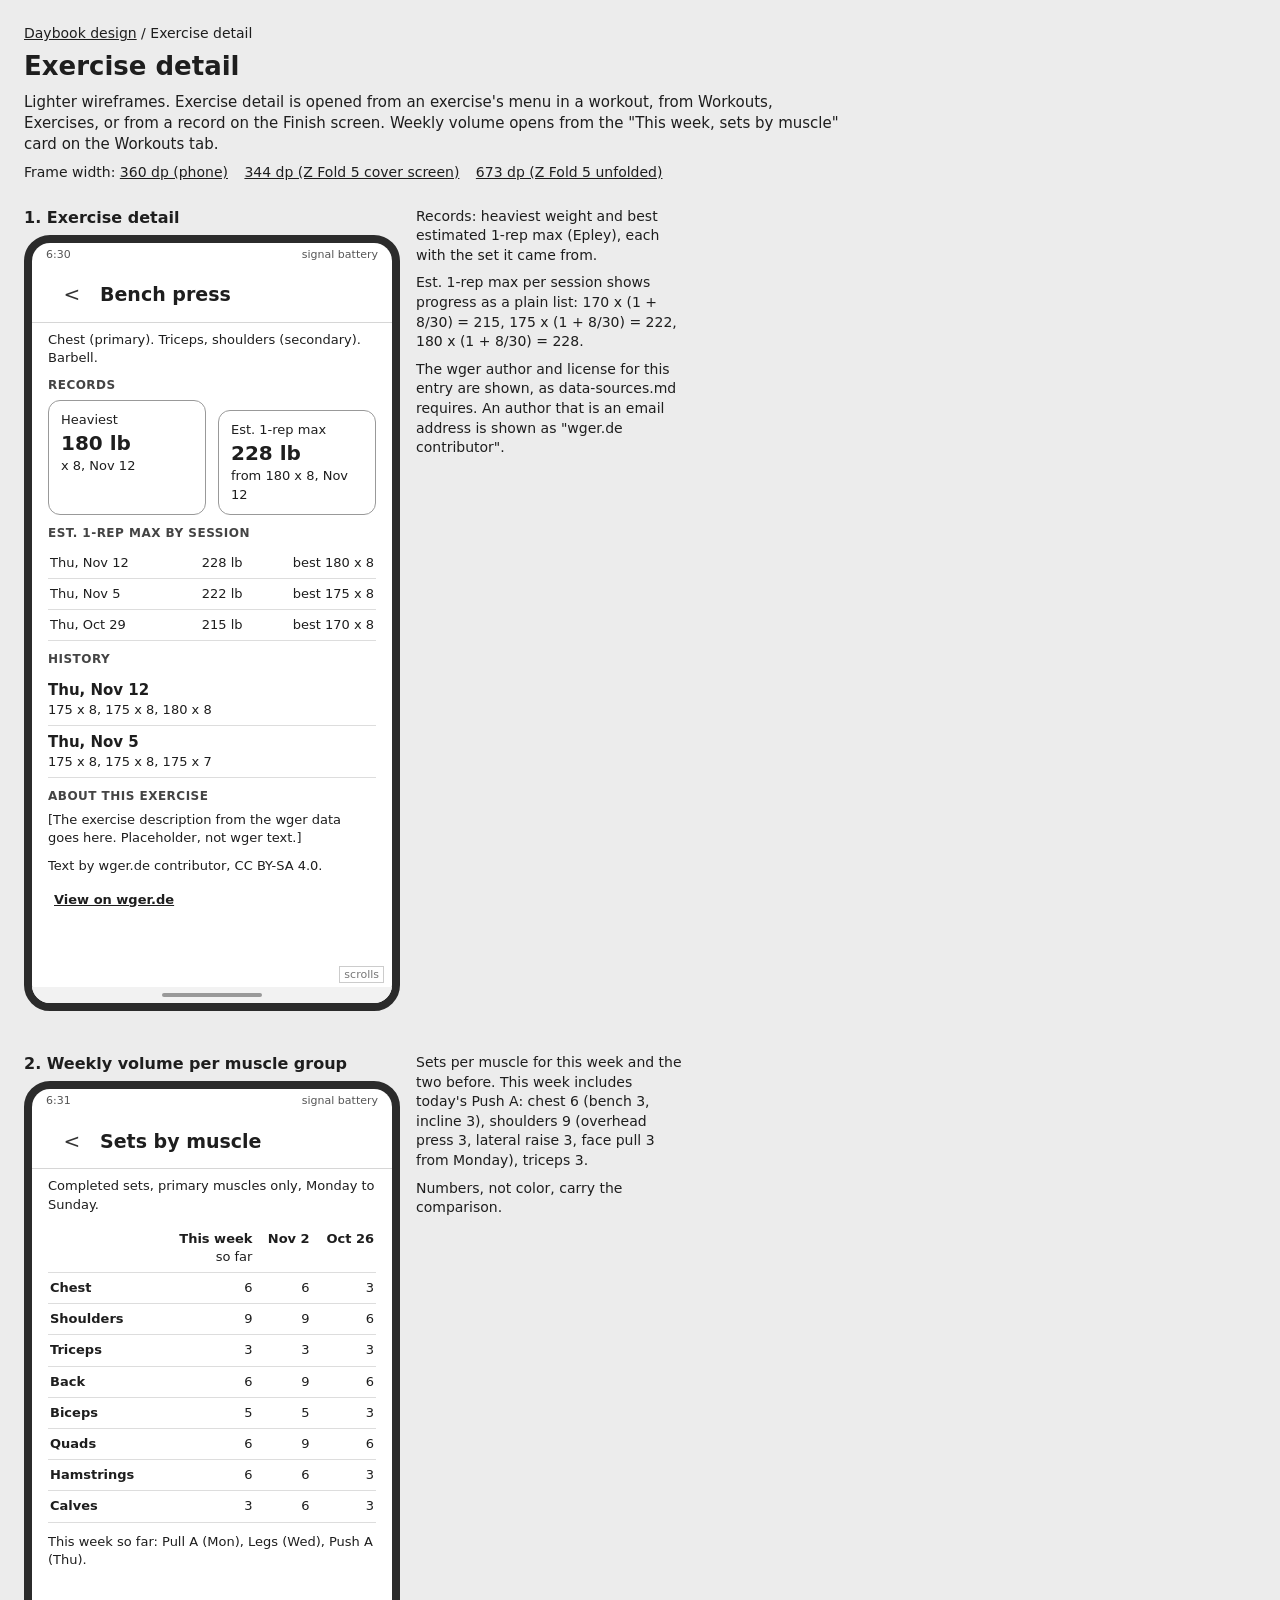
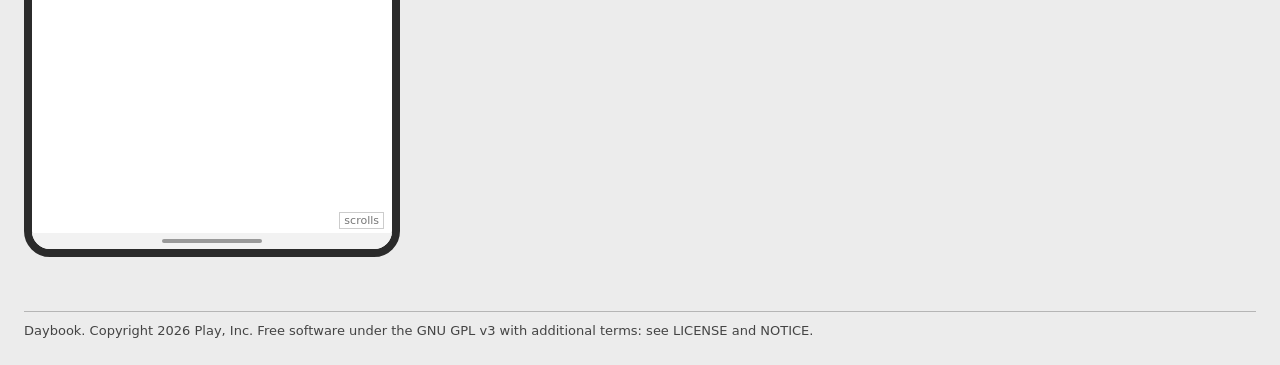
<file: docs/design/exercise-detail.html>
<!doctype html>
<html lang="en">
<head>
<meta charset="utf-8">
<meta name="viewport" content="width=device-width, initial-scale=1">
<title>Exercise detail: Daybook wireframe</title>
<link rel="stylesheet" href="wireframe.css">
</head>
<body>
<div id="unfolded"><div id="cover">
<header class="page-head">
<div class="crumbs"><a href="index.html">Daybook design</a> / Exercise detail</div>
<h1>Exercise detail</h1>
<p>Lighter wireframes. Exercise detail is opened from an exercise's menu in a workout, from Workouts, Exercises, or from a record on the Finish screen. Weekly volume opens from the "This week, sets by muscle" card on the Workouts tab.</p>
<div class="widths">Frame width:
<a href="exercise-detail.html">360 dp (phone)</a>
<a href="exercise-detail.html#cover">344 dp (Z Fold 5 cover screen)</a>
<a href="exercise-detail.html#unfolded">673 dp (Z Fold 5 unfolded)</a></div>
</header>
<div class="states"><div class="state"><div><div class="state-title">1. Exercise detail</div><div class="phone"><div class="screen "><div class="status"><span>6:30</span><span>signal  battery</span></div><div class="appbar"><div class="iconbtn">&lt;</div><div class="title">Bench press</div></div><div class="scroll fade"><div class="small">Chest (primary). Triceps, shoulders (secondary). Barbell.</div><div class="label">Records</div><div class="flex" style="gap:12px;align-items:stretch"><div class="card grow"><div class="small">Heaviest</div><div class="mid">180 lb</div><div class="small">x 8, Nov 12</div></div><div class="card grow"><div class="small">Est. 1-rep max</div><div class="mid">228 lb</div><div class="small">from 180 x 8, Nov 12</div></div></div><div class="label">Est. 1-rep max by session</div><table class="nut"><tr><td>Thu, Nov 12</td><td class="n">228 lb</td><td class="n">best 180 x 8</td></tr><tr><td>Thu, Nov 5</td><td class="n">222 lb</td><td class="n">best 175 x 8</td></tr><tr><td>Thu, Oct 29</td><td class="n">215 lb</td><td class="n">best 170 x 8</td></tr></table><div class="label">History</div><div class="row"><div class="grow"><b>Thu, Nov 12</b><div class="small">175 x 8, 175 x 8, 180 x 8</div></div></div><div class="row"><div class="grow"><b>Thu, Nov 5</b><div class="small">175 x 8, 175 x 8, 175 x 7</div></div></div><div class="label">About this exercise</div><div class="small">[The exercise description from the wger data goes here. Placeholder, not wger text.]</div><div class="small mt">Text by wger.de contributor, CC BY-SA 4.0.<span class="link">View on wger.de</span></div></div><div class="gesture"></div></div></div></div><div class="notes"><p>Records: heaviest weight and best estimated 1-rep max (Epley), each with the set it came from.</p><p>Est. 1-rep max per session shows progress as a plain list: 170 x (1 + 8/30) = 215, 175 x (1 + 8/30) = 222, 180 x (1 + 8/30) = 228.</p><p>The wger author and license for this entry are shown, as data-sources.md requires. An author that is an email address is shown as "wger.de contributor".</p></div></div><div class="state"><div><div class="state-title">2. Weekly volume per muscle group</div><div class="phone"><div class="screen "><div class="status"><span>6:31</span><span>signal  battery</span></div><div class="appbar"><div class="iconbtn">&lt;</div><div class="title">Sets by muscle</div></div><div class="scroll fade"><div class="small">Completed sets, primary muscles only, Monday to Sunday.</div><table class="nut mt"><tr><td></td><td class="n"><b>This week</b><br>so far</td><td class="n"><b>Nov 2</b></td><td class="n"><b>Oct 26</b></td></tr><tr><td><b>Chest</b></td><td class="n">6</td><td class="n">6</td><td class="n">3</td></tr><tr><td><b>Shoulders</b></td><td class="n">9</td><td class="n">9</td><td class="n">6</td></tr><tr><td><b>Triceps</b></td><td class="n">3</td><td class="n">3</td><td class="n">3</td></tr><tr><td><b>Back</b></td><td class="n">6</td><td class="n">9</td><td class="n">6</td></tr><tr><td><b>Biceps</b></td><td class="n">5</td><td class="n">5</td><td class="n">3</td></tr><tr><td><b>Quads</b></td><td class="n">6</td><td class="n">9</td><td class="n">6</td></tr><tr><td><b>Hamstrings</b></td><td class="n">6</td><td class="n">6</td><td class="n">3</td></tr><tr><td><b>Calves</b></td><td class="n">3</td><td class="n">6</td><td class="n">3</td></tr></table><div class="small mt">This week so far: Pull A (Mon), Legs (Wed), Push A (Thu).</div></div><div class="gesture"></div></div></div></div><div class="notes"><p>Sets per muscle for this week and the two before. This week includes today's Push A: chest 6 (bench 3, incline 3), shoulders 9 (overhead press 3, lateral raise 3, face pull 3 from Monday), triceps 3.</p><p>Numbers, not color, carry the comparison.</p></div></div></div>
<footer class="legal">Daybook. Copyright 2026 Play, Inc. Free software under the GNU GPL v3 with additional terms: see LICENSE and NOTICE.</footer>
</div></div>
</body>
</html>
</file>
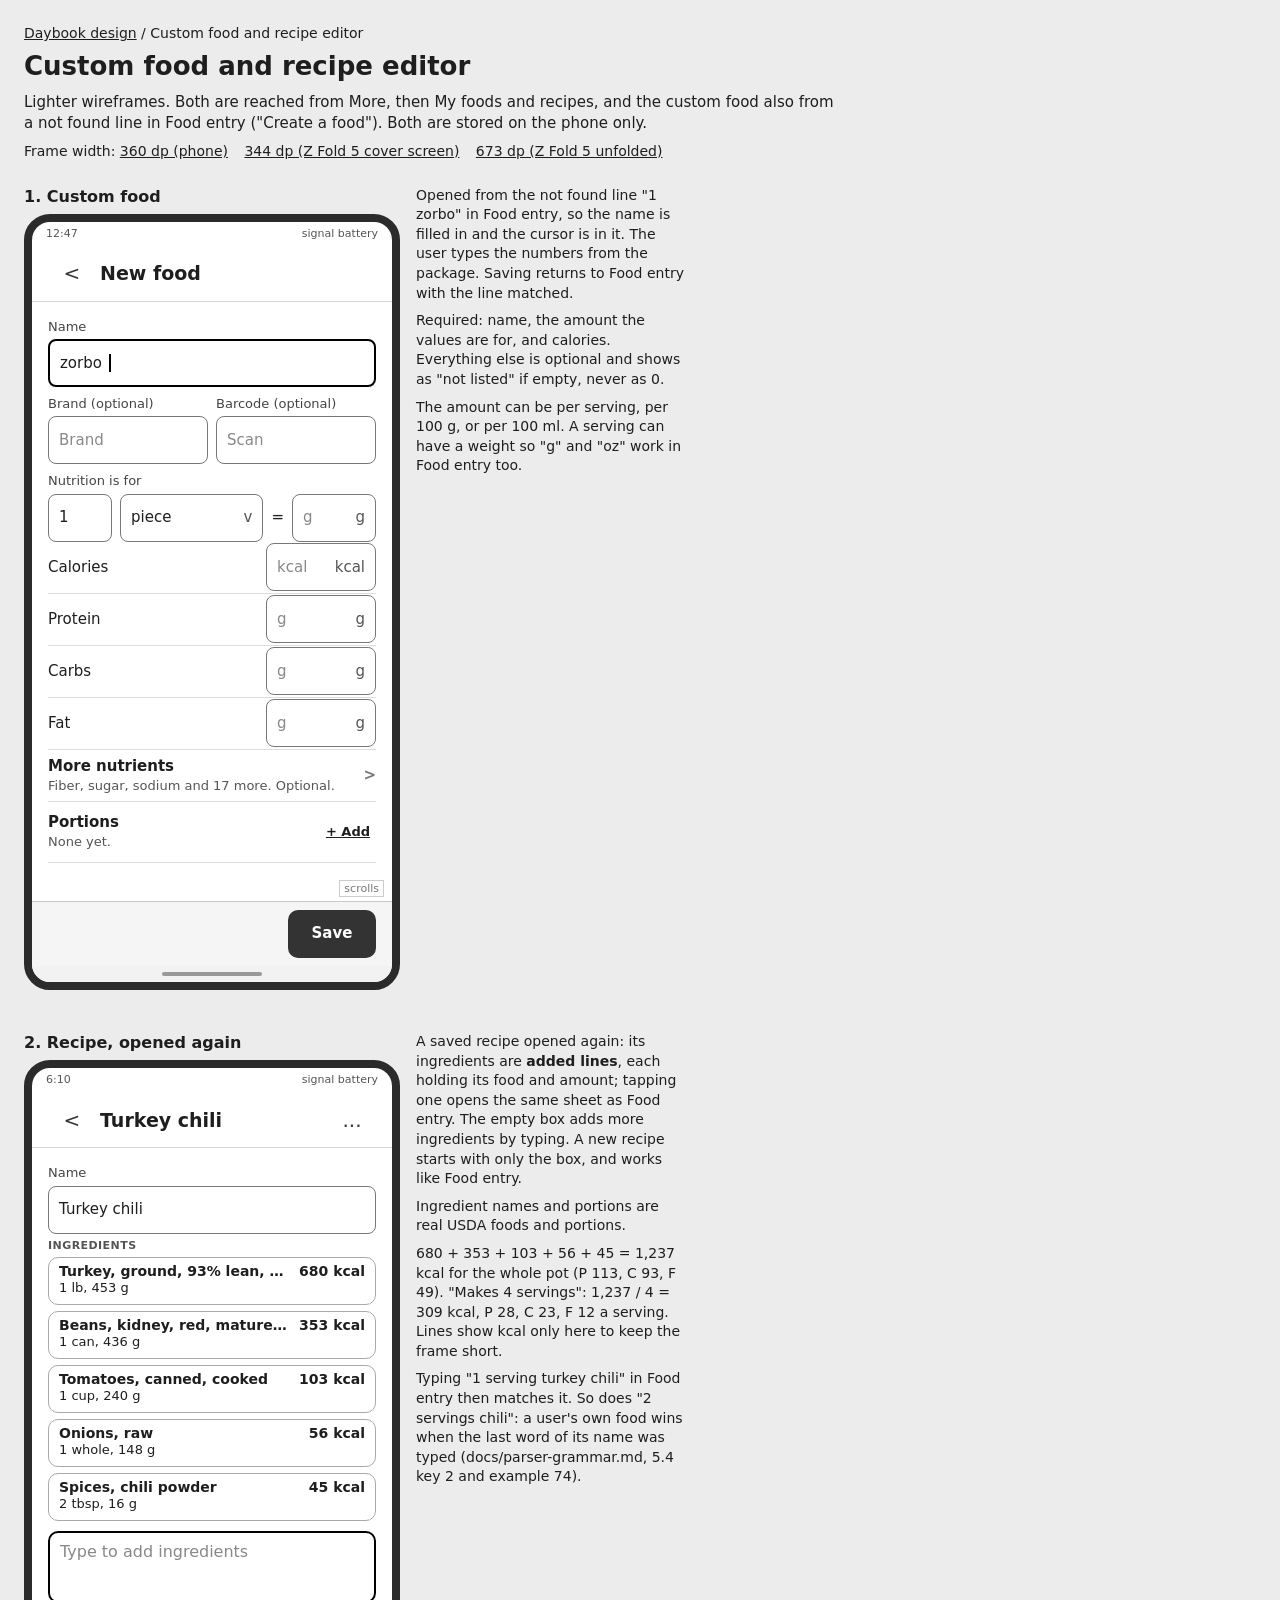
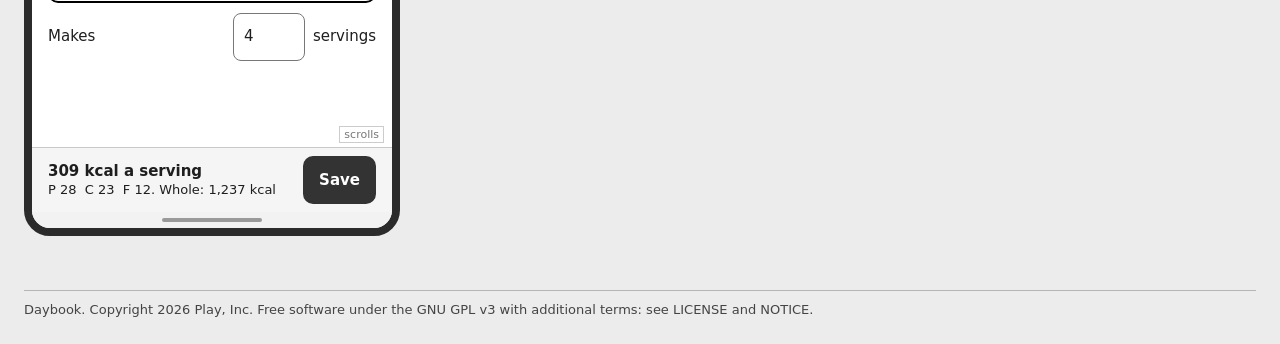
<file: docs/design/food-editor.html>
<!doctype html>
<html lang="en">
<head>
<meta charset="utf-8">
<meta name="viewport" content="width=device-width, initial-scale=1">
<title>Custom food and recipe editor: Daybook wireframe</title>
<link rel="stylesheet" href="wireframe.css">
</head>
<body>
<div id="unfolded"><div id="cover">
<header class="page-head">
<div class="crumbs"><a href="index.html">Daybook design</a> / Custom food and recipe editor</div>
<h1>Custom food and recipe editor</h1>
<p>Lighter wireframes. Both are reached from More, then My foods and recipes, and the custom food also from a not found line in Food entry ("Create a food"). Both are stored on the phone only.</p>
<div class="widths">Frame width:
<a href="food-editor.html">360 dp (phone)</a>
<a href="food-editor.html#cover">344 dp (Z Fold 5 cover screen)</a>
<a href="food-editor.html#unfolded">673 dp (Z Fold 5 unfolded)</a></div>
</header>
<div class="states"><div class="state"><div><div class="state-title">1. Custom food</div><div class="phone"><div class="screen "><div class="status"><span>12:47</span><span>signal  battery</span></div><div class="appbar"><div class="iconbtn">&lt;</div><div class="title">New food</div></div><div class="scroll fade"><div class="fieldlabel">Name</div><div class="field focus">zorbo<span class="caret"></span></div><div class="flex"><div class="grow"><div class="fieldlabel">Brand (optional)</div><div class="field"><span class="ph">Brand</span></div></div><div class="grow"><div class="fieldlabel">Barcode (optional)</div><div class="field"><span class="ph">Scan</span></div></div></div><div class="fieldlabel">Nutrition is for</div><div class="flex"><div class="field" style="width:64px">1</div><div class="field grow">piece<span class="unit">v</span></div><span>=</span><div class="field" style="width:84px"><span class="ph">g</span><span class="unit">g</span></div></div><div class="flex" style="min-height:52px;border-bottom:1px solid #ddd"><span class="grow">Calories</span><div class="field" style="width:110px"><span class="ph">kcal</span><span class="unit">kcal</span></div></div><div class="flex" style="min-height:52px;border-bottom:1px solid #ddd"><span class="grow">Protein</span><div class="field" style="width:110px"><span class="ph">g</span><span class="unit">g</span></div></div><div class="flex" style="min-height:52px;border-bottom:1px solid #ddd"><span class="grow">Carbs</span><div class="field" style="width:110px"><span class="ph">g</span><span class="unit">g</span></div></div><div class="flex" style="min-height:52px;border-bottom:1px solid #ddd"><span class="grow">Fat</span><div class="field" style="width:110px"><span class="ph">g</span><span class="unit">g</span></div></div><div class="row"><div class="grow"><b>More nutrients</b><div class="small muted">Fiber, sugar, sodium and 17 more. Optional.</div></div><span class="chev"></span></div><div class="row"><div class="grow"><b>Portions</b><div class="small muted">None yet.</div></div><span class="link small">+ Add</span></div></div><div class="bar"><div class="grow"></div><div class="btn primary square" style="min-width:88px">Save</div></div><div class="gesture"></div></div></div></div><div class="notes"><p>Opened from the not found line "1 zorbo" in Food entry, so the name is filled in and the cursor is in it. The user types the numbers from the package. Saving returns to Food entry with the line matched.</p><p>Required: name, the amount the values are for, and calories. Everything else is optional and shows as "not listed" if empty, never as 0.</p><p>The amount can be per serving, per 100 g, or per 100 ml. A serving can have a weight so "g" and "oz" work in Food entry too.</p></div></div><div class="state"><div><div class="state-title">2. Recipe, opened again</div><div class="phone"><div class="screen "><div class="status"><span>6:10</span><span>signal  battery</span></div><div class="appbar"><div class="iconbtn">&lt;</div><div class="title">Turkey chili</div><span class="iconbtn">...</span></div><div class="scroll fade"><div class="fieldlabel">Name</div><div class="field">Turkey chili</div><div class="linegroup mt">Ingredients</div><div class="line"><div class="between"><span class="name">Turkey, ground, 93% lean, 7% fat, raw</span><b class="nowrap">680 kcal</b></div><div class="between small"><span class="nowrap">1 lb, 453 g</span></div></div><div class="line"><div class="between"><span class="name">Beans, kidney, red, mature seeds, canned, solids and liquids</span><b class="nowrap">353 kcal</b></div><div class="between small"><span class="nowrap">1 can, 436 g</span></div></div><div class="line"><div class="between"><span class="name">Tomatoes, canned, cooked</span><b class="nowrap">103 kcal</b></div><div class="between small"><span class="nowrap">1 cup, 240 g</span></div></div><div class="line"><div class="between"><span class="name">Onions, raw</span><b class="nowrap">56 kcal</b></div><div class="between small"><span class="nowrap">1 whole, 148 g</span></div></div><div class="line"><div class="between"><span class="name">Spices, chili powder</span><b class="nowrap">45 kcal</b></div><div class="between small"><span class="nowrap">2 tbsp, 16 g</span></div></div><div class="textbox mt"><span class="ph">Type to add ingredients</span></div><div class="flex mt"><span class="grow">Makes</span><div class="field" style="width:72px">4</div><span>servings</span></div></div><div class="bar"><div class="grow totals"><b>309 kcal a serving</b><br>P 28 &nbsp;C 23 &nbsp;F 12. Whole: 1,237 kcal</div><div class="btn primary square">Save</div></div><div class="gesture"></div></div></div></div><div class="notes"><p>A saved recipe opened again: its ingredients are <b>added lines</b>, each holding its food and amount; tapping one opens the same sheet as Food entry. The empty box adds more ingredients by typing. A new recipe starts with only the box, and works like Food entry.</p><p>Ingredient names and portions are real USDA foods and portions.</p><p>680 + 353 + 103 + 56 + 45 = 1,237 kcal for the whole pot (P 113, C 93, F 49). "Makes 4 servings": 1,237 / 4 = 309 kcal, P 28, C 23, F 12 a serving. Lines show kcal only here to keep the frame short.</p><p>Typing "1 serving turkey chili" in Food entry then matches it. So does "2 servings chili": a user's own food wins when the last word of its name was typed (docs/parser-grammar.md, 5.4 key 2 and example 74).</p></div></div></div>
<footer class="legal">Daybook. Copyright 2026 Play, Inc. Free software under the GNU GPL v3 with additional terms: see LICENSE and NOTICE.</footer>
</div></div>
</body>
</html>
</file>
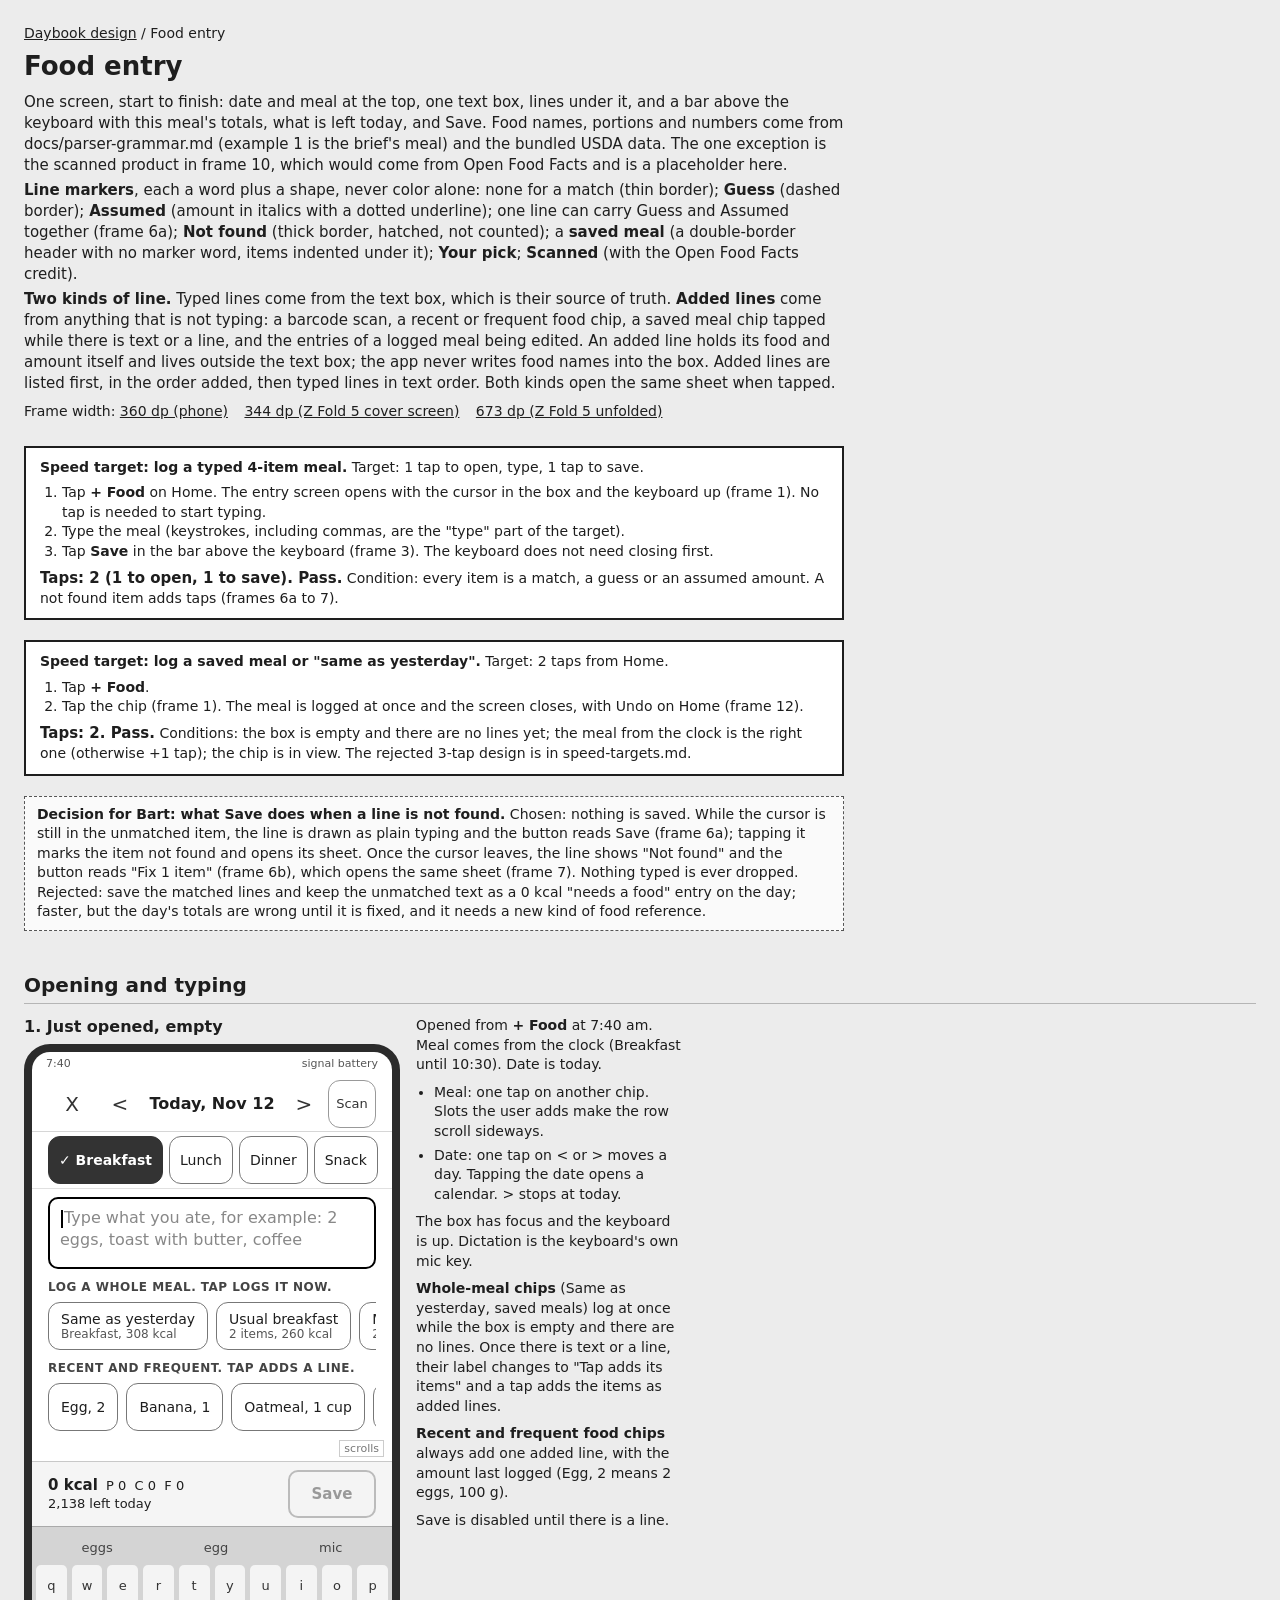
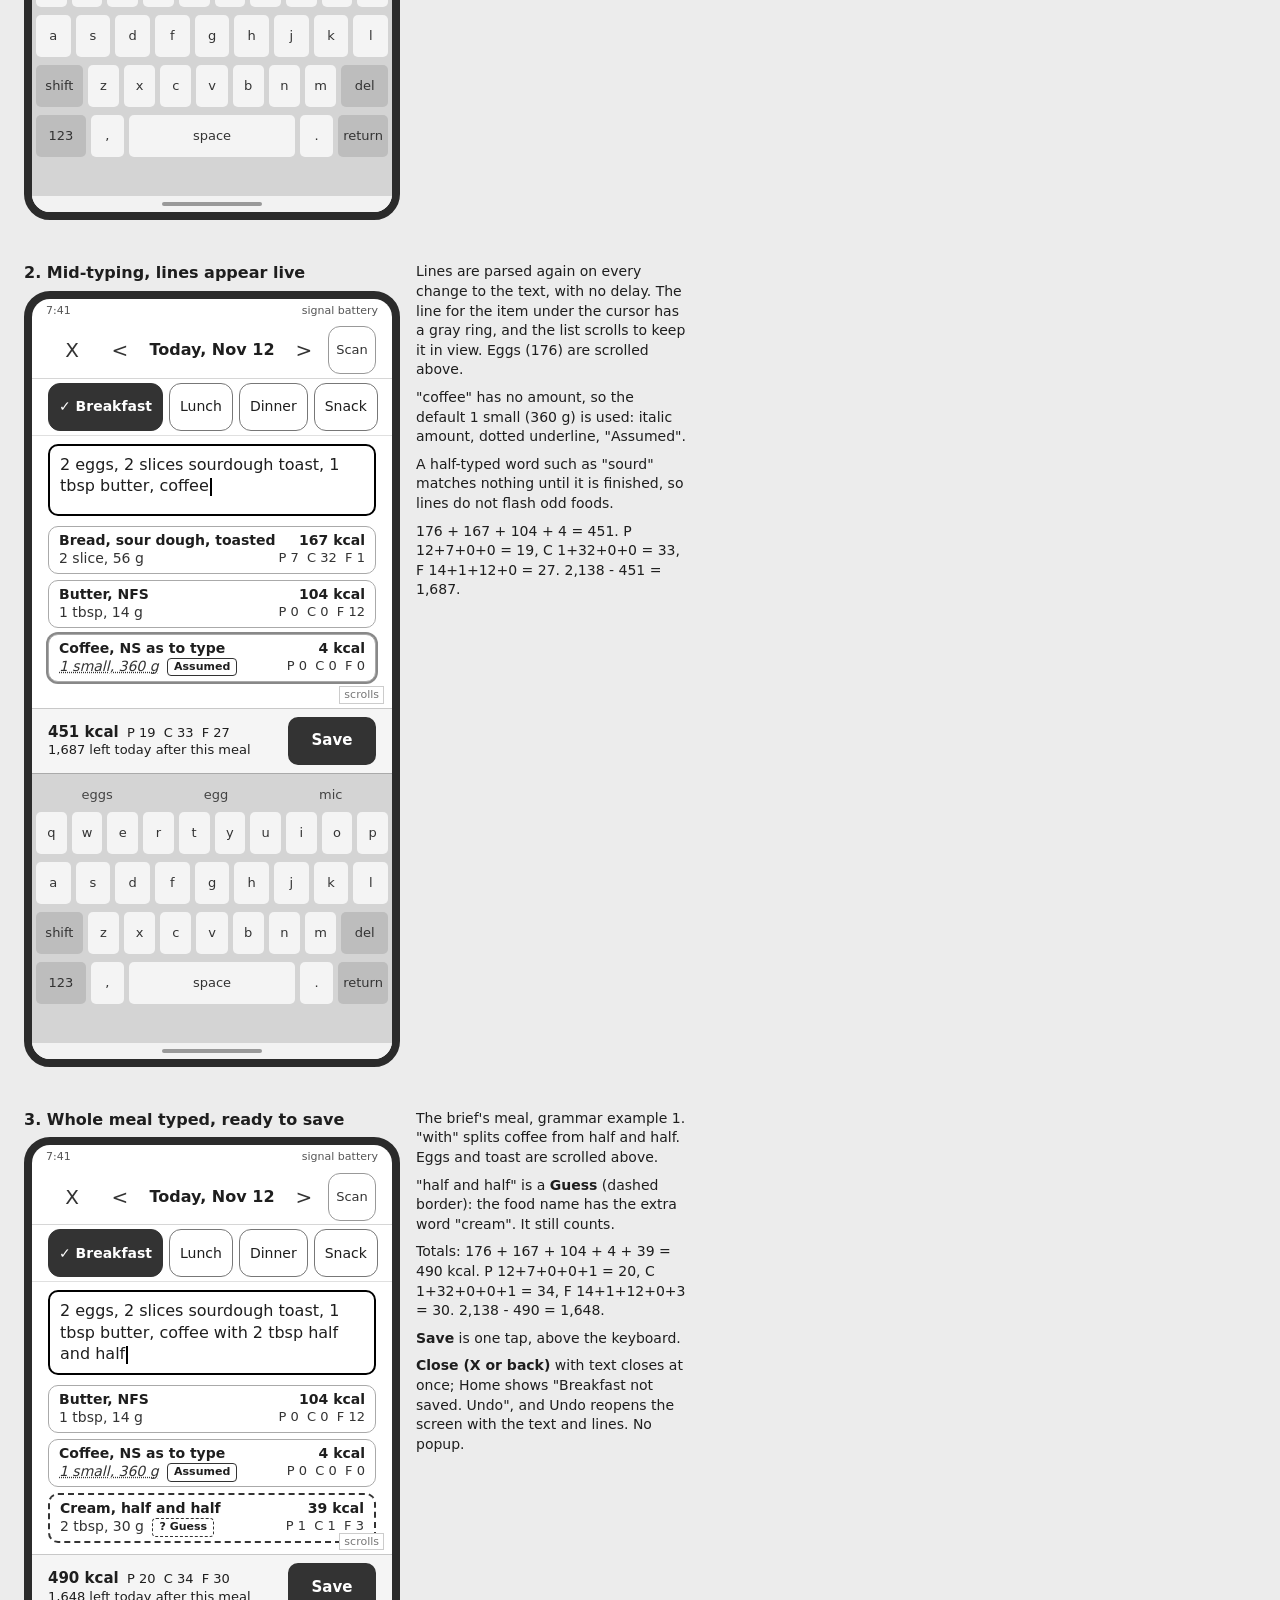
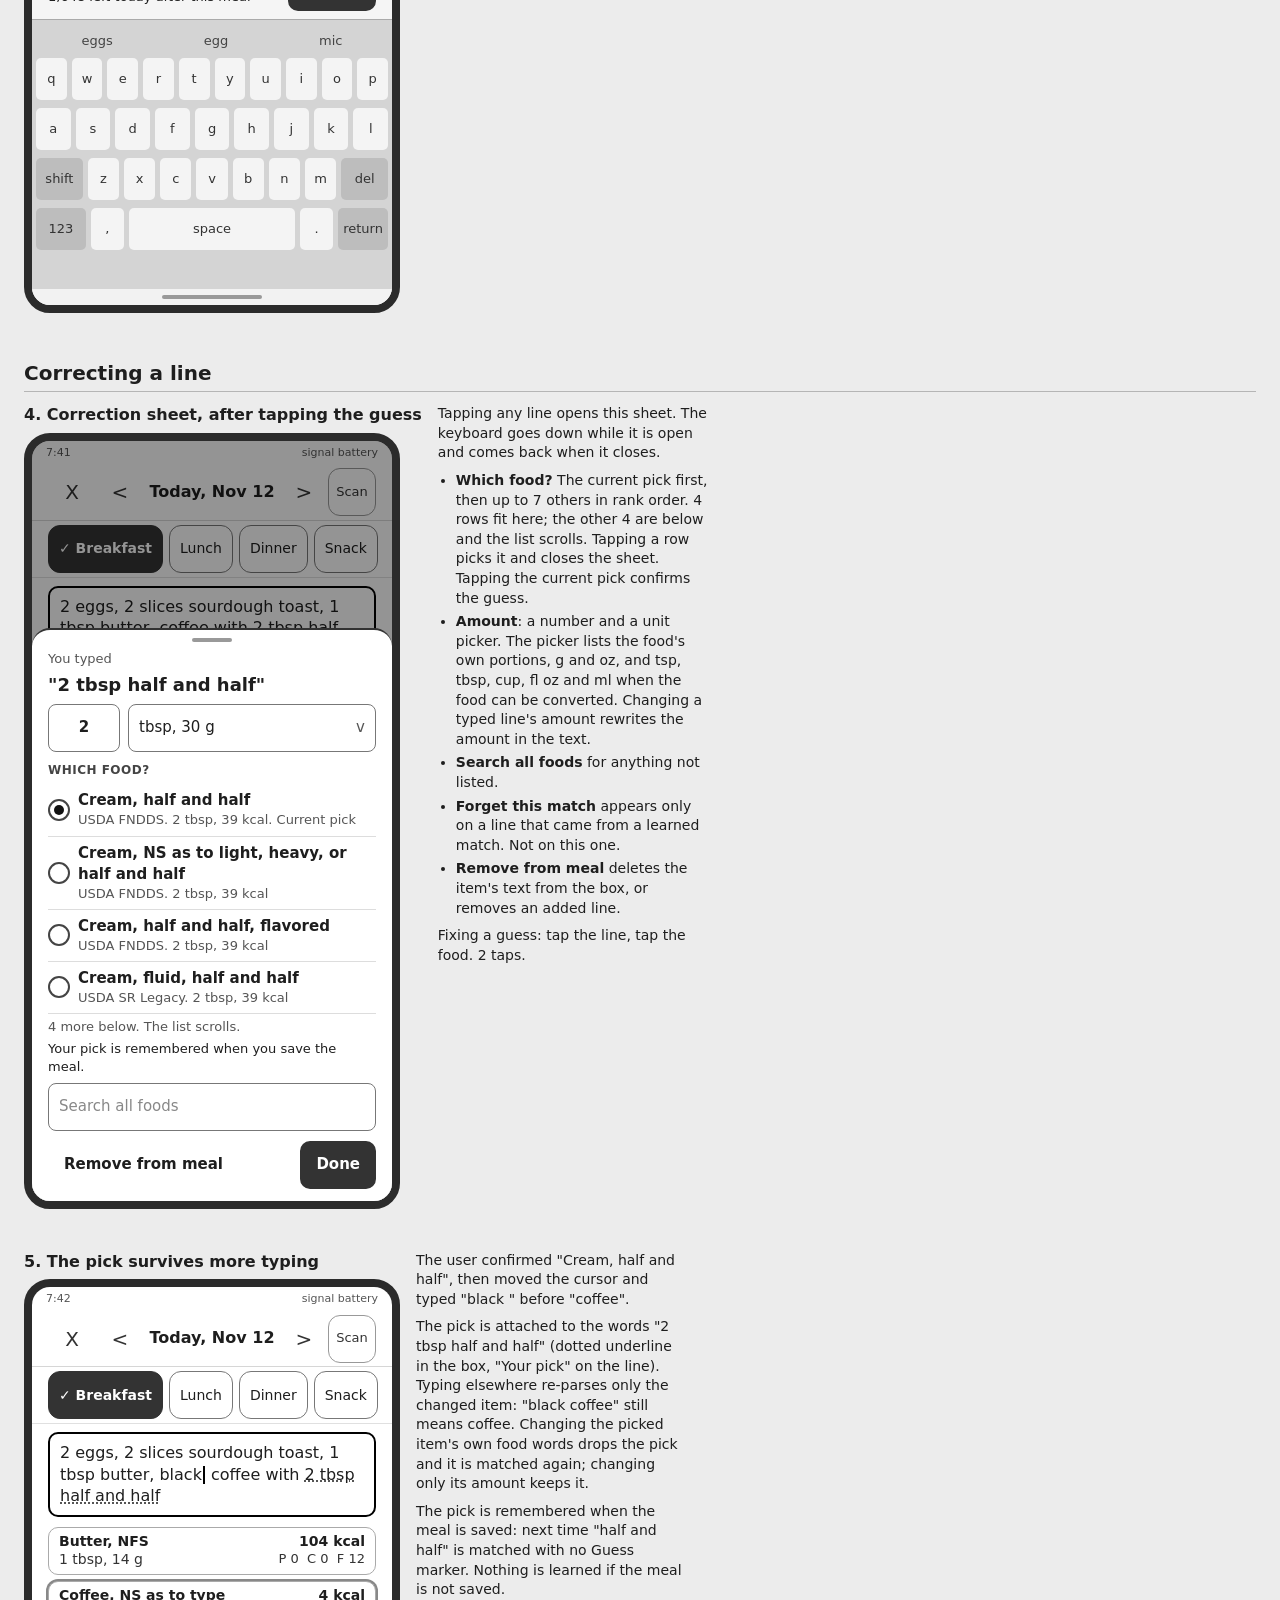
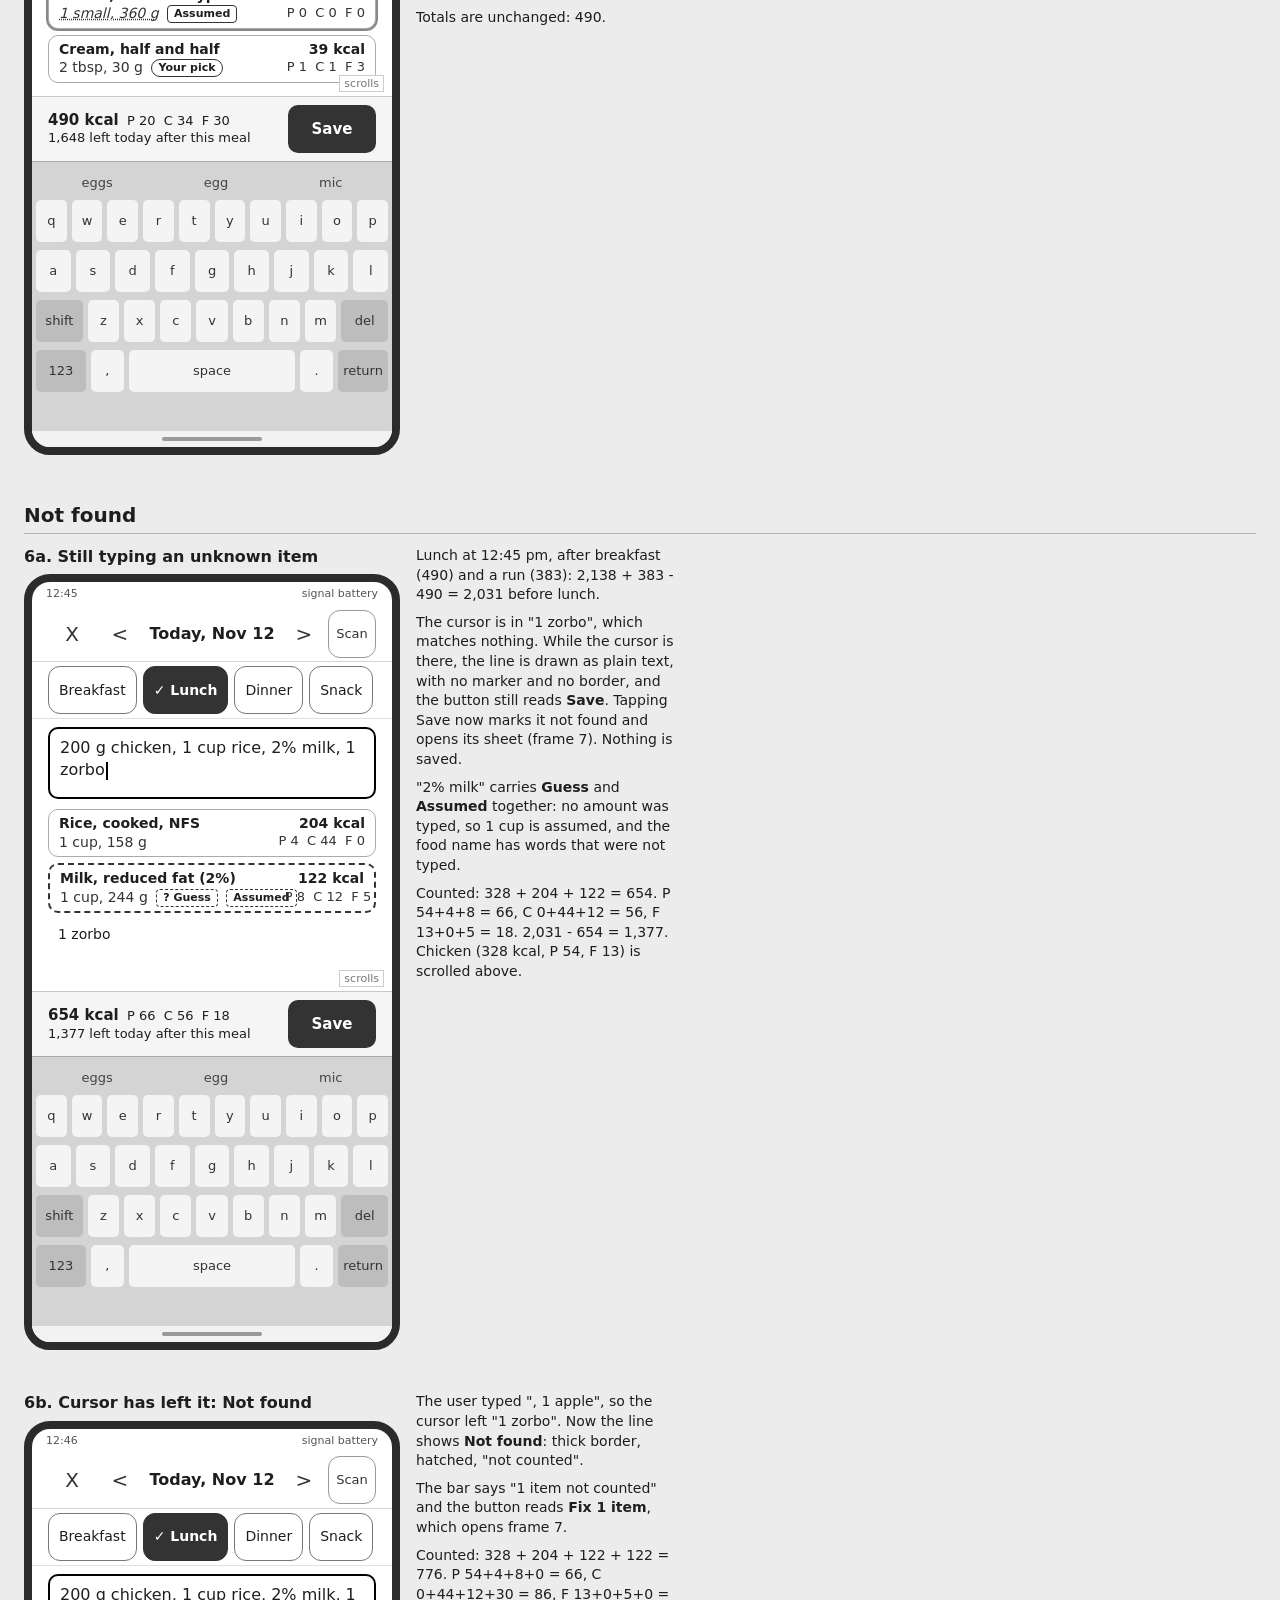
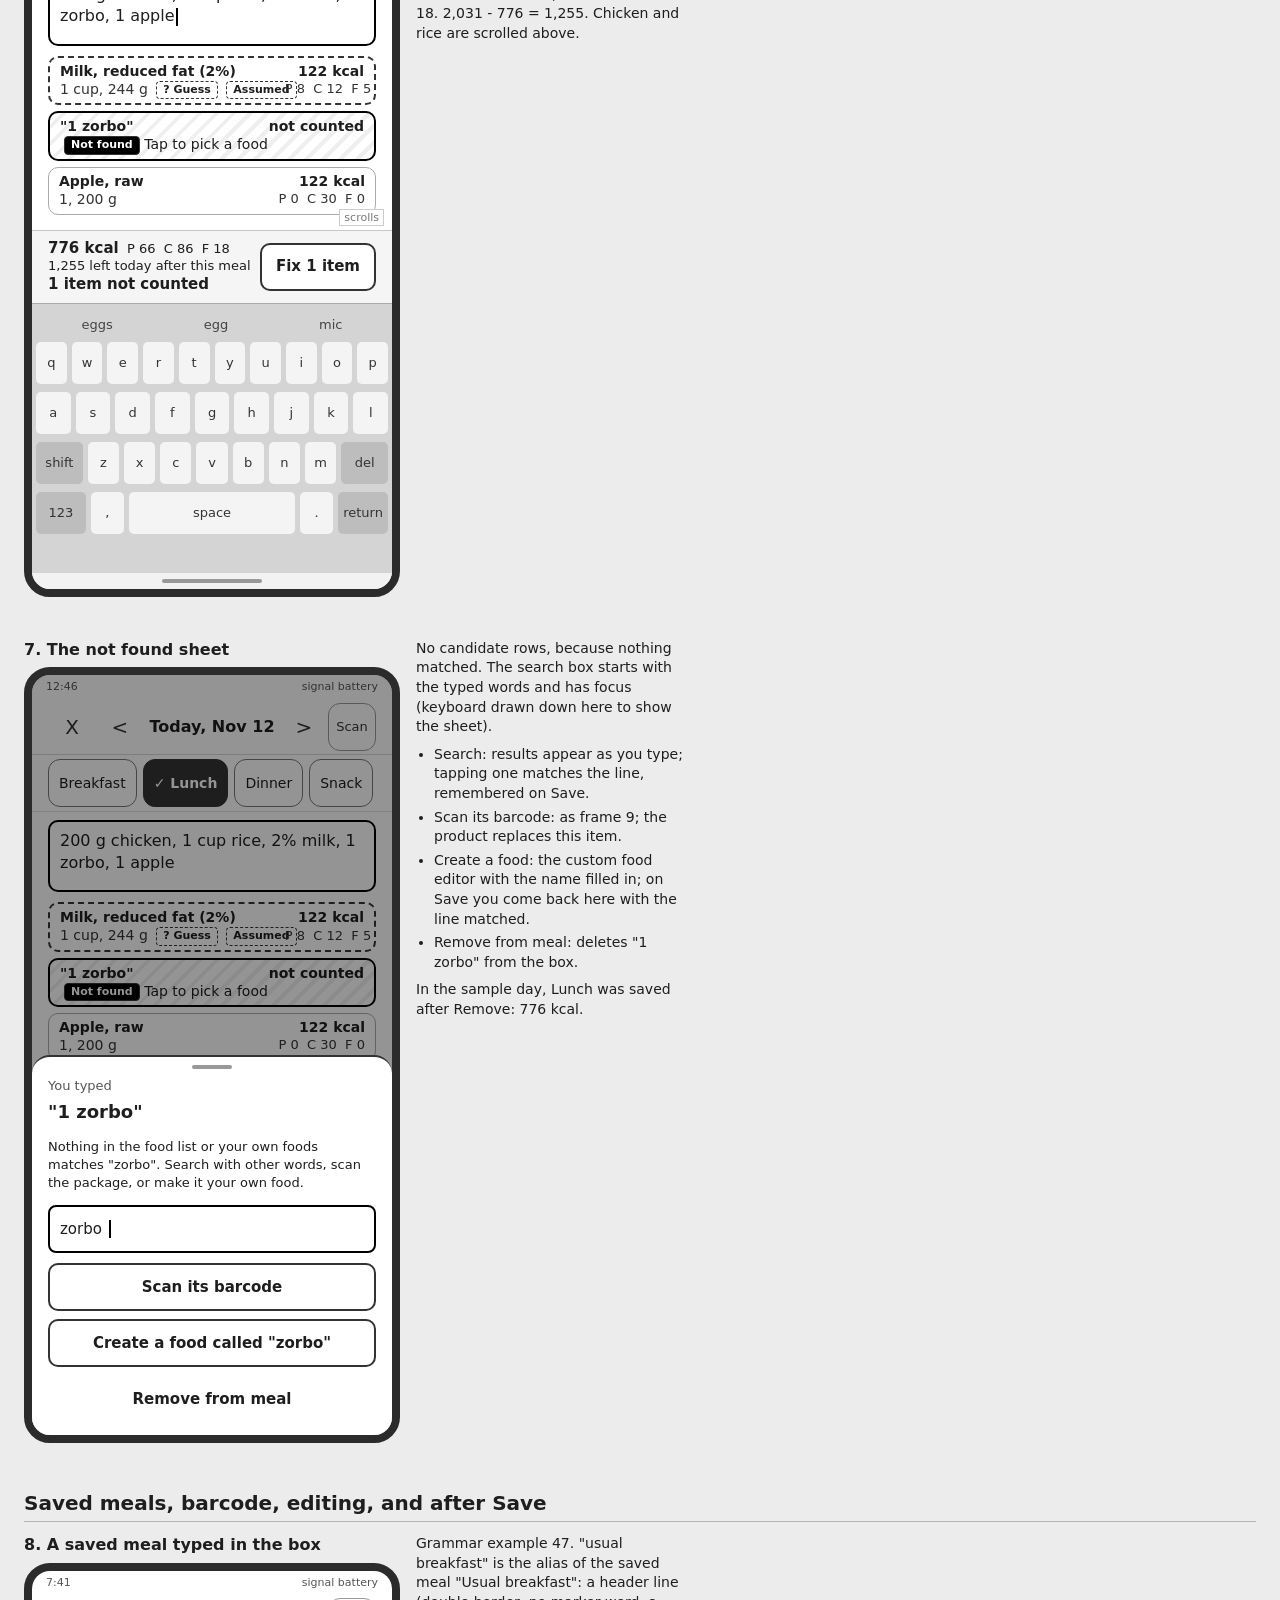
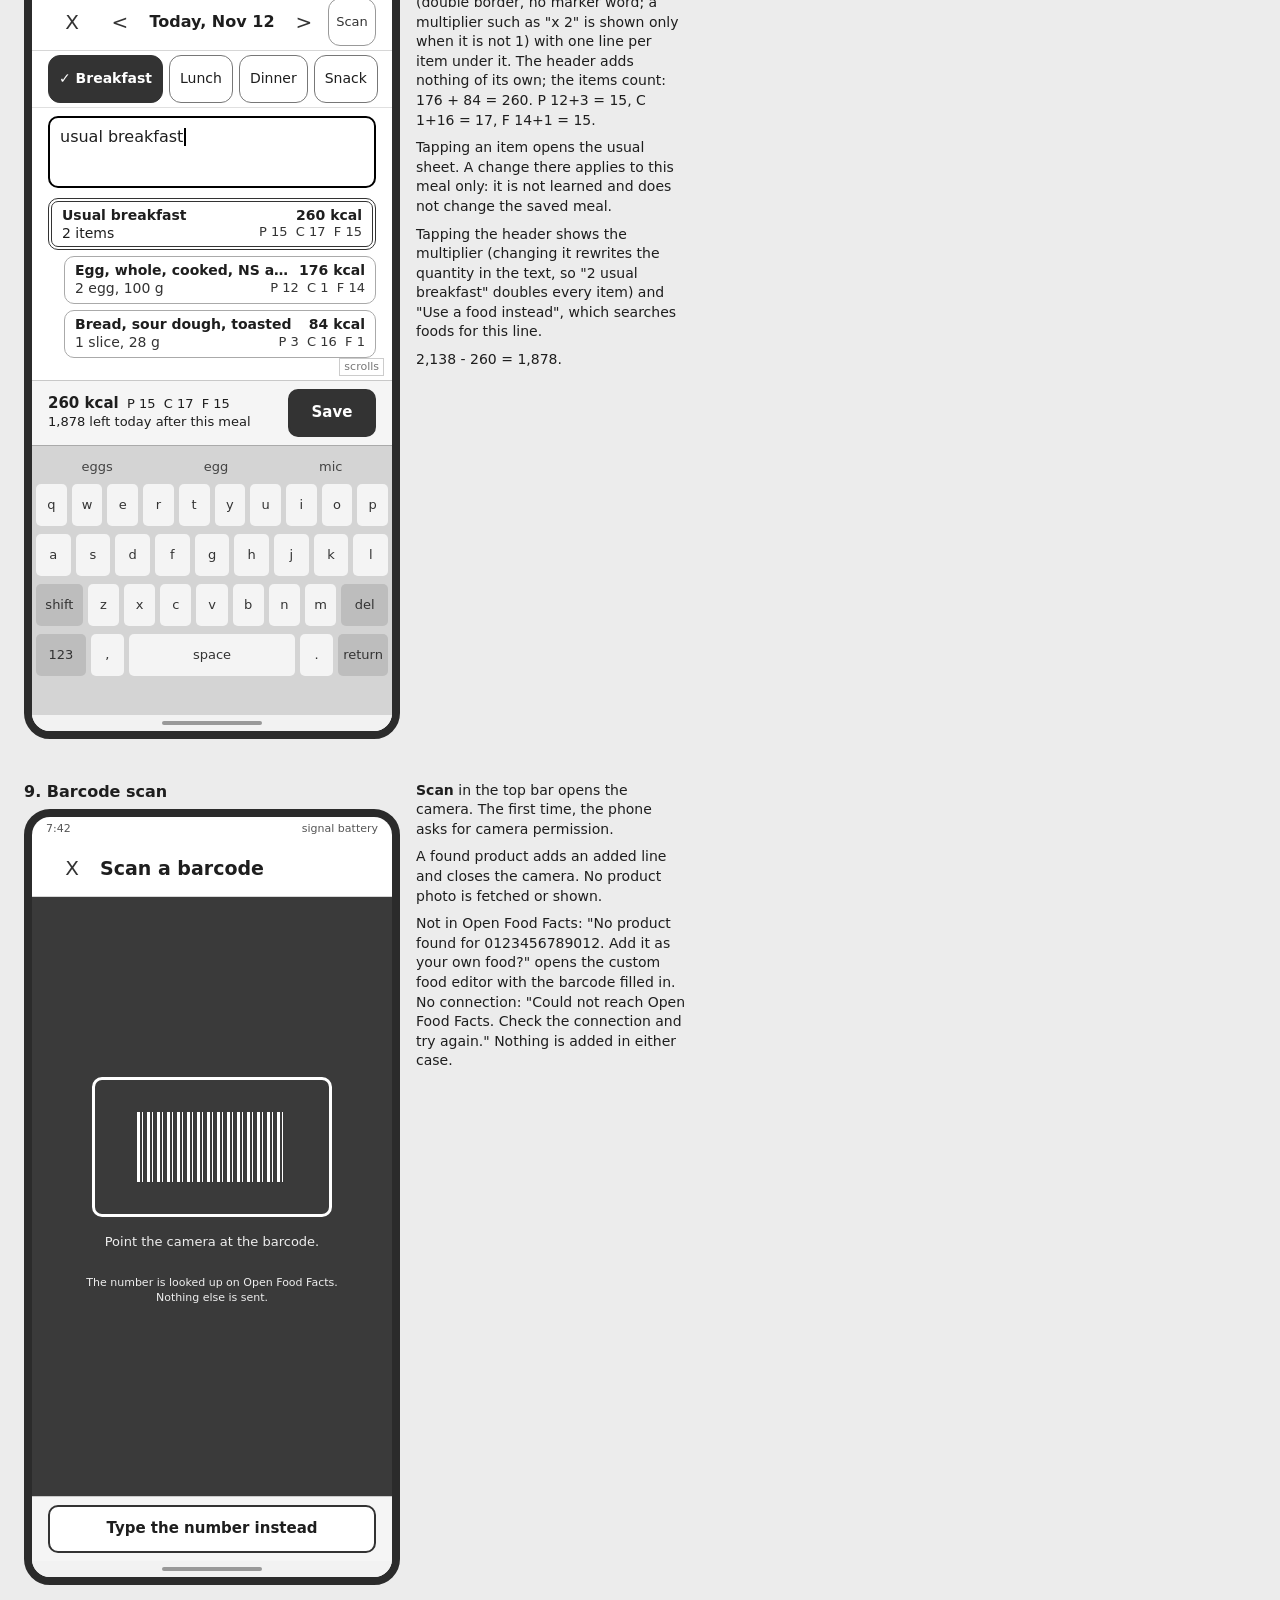
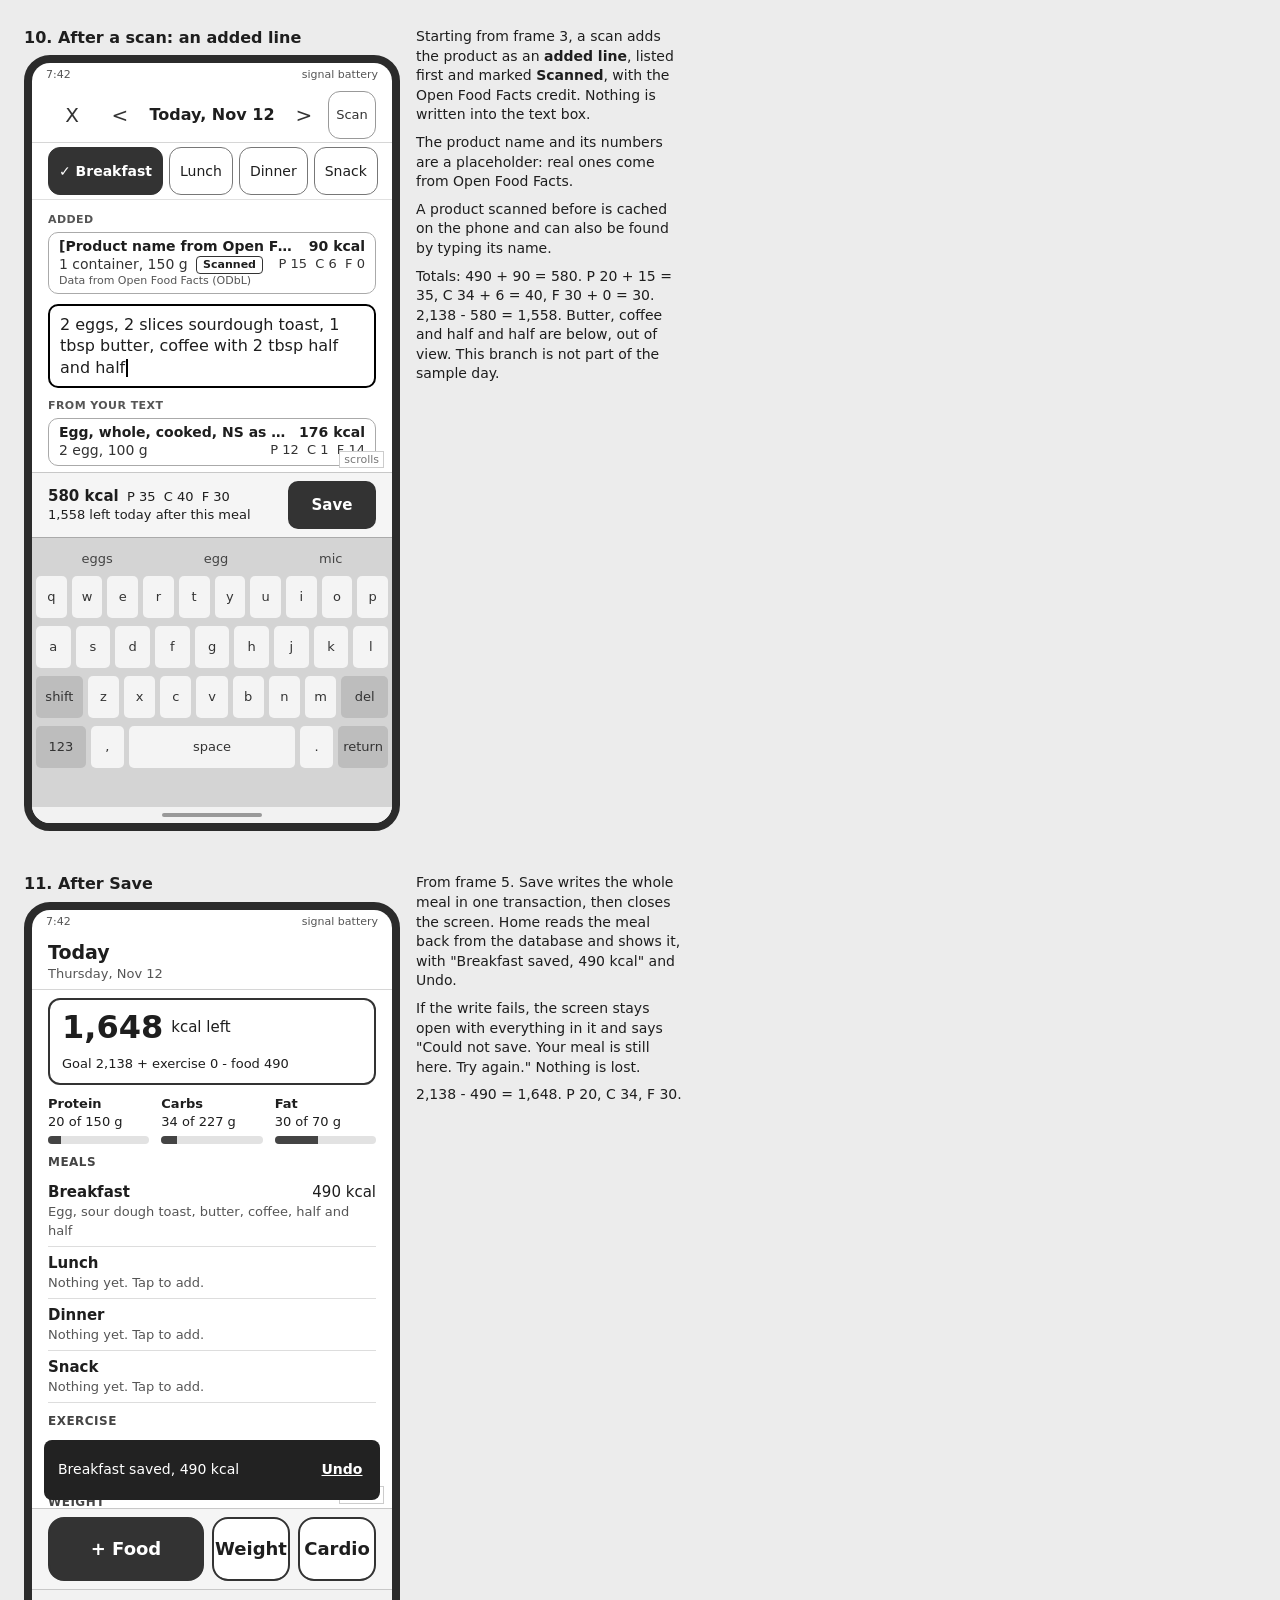
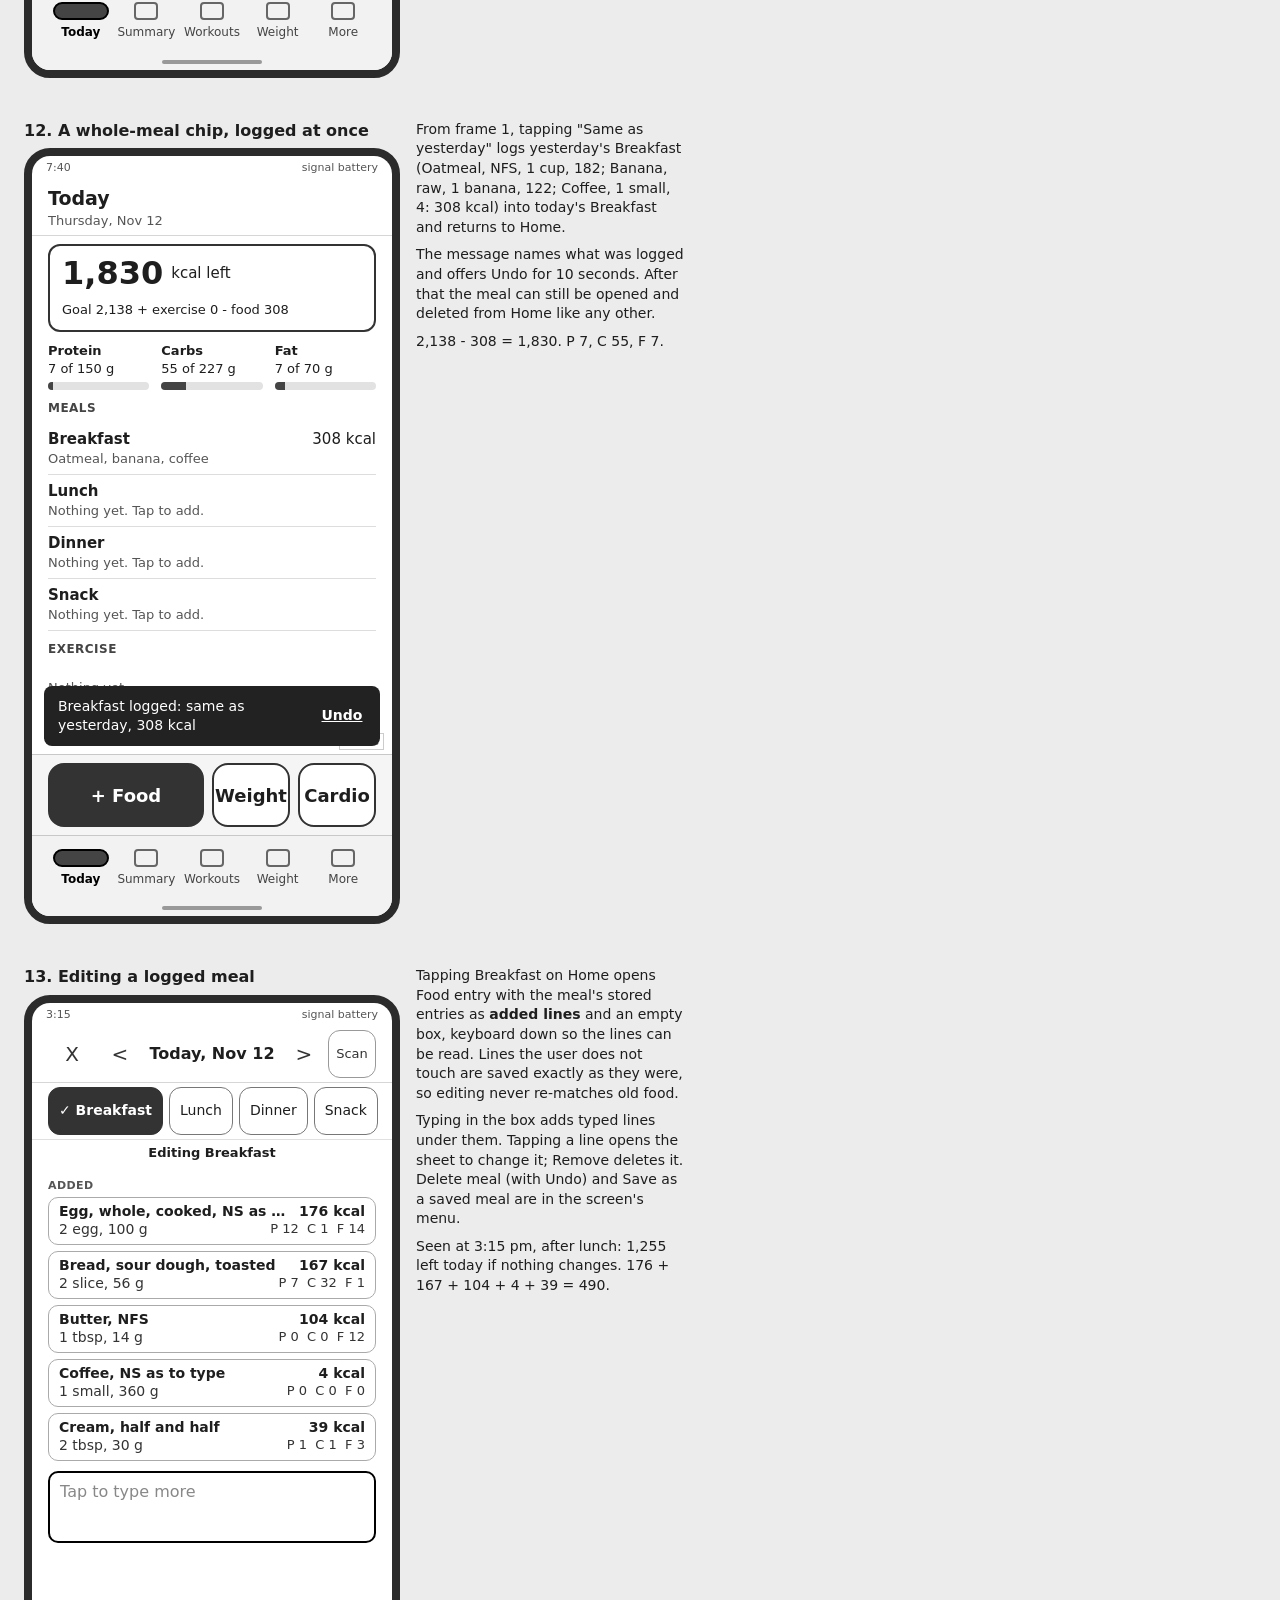
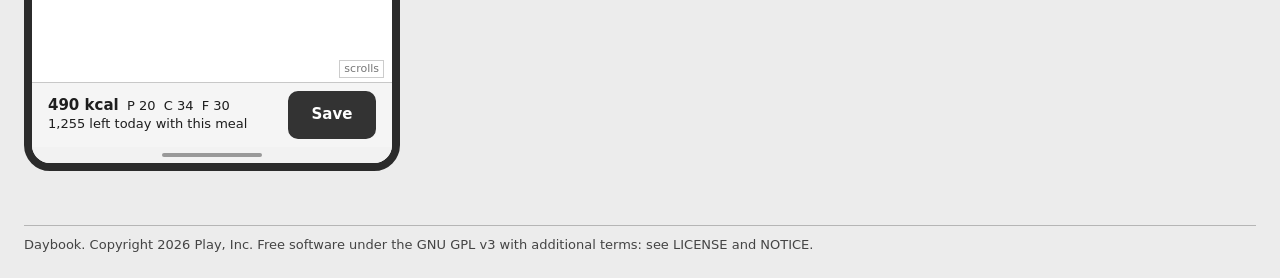
<file: docs/design/food-entry.html>
<!doctype html>
<html lang="en">
<head>
<meta charset="utf-8">
<meta name="viewport" content="width=device-width, initial-scale=1">
<title>Food entry: Daybook wireframe</title>
<link rel="stylesheet" href="wireframe.css">
</head>
<body>
<div id="unfolded"><div id="cover">
<header class="page-head">
<div class="crumbs"><a href="index.html">Daybook design</a> / Food entry</div>
<h1>Food entry</h1>
<p>One screen, start to finish: date and meal at the top, one text box, lines under it, and a bar above the keyboard with this meal's totals, what is left today, and Save. Food names, portions and numbers come from docs/parser-grammar.md (example 1 is the brief's meal) and the bundled USDA data. The one exception is the scanned product in frame 10, which would come from Open Food Facts and is a placeholder here.</p><p><b>Line markers</b>, each a word plus a shape, never color alone: none for a match (thin border); <b>Guess</b> (dashed border); <b>Assumed</b> (amount in italics with a dotted underline); one line can carry Guess and Assumed together (frame 6a); <b>Not found</b> (thick border, hatched, not counted); a <b>saved meal</b> (a double-border header with no marker word, items indented under it); <b>Your pick</b>; <b>Scanned</b> (with the Open Food Facts credit).</p><p><b>Two kinds of line.</b> Typed lines come from the text box, which is their source of truth. <b>Added lines</b> come from anything that is not typing: a barcode scan, a recent or frequent food chip, a saved meal chip tapped while there is text or a line, and the entries of a logged meal being edited. An added line holds its food and amount itself and lives outside the text box; the app never writes food names into the box. Added lines are listed first, in the order added, then typed lines in text order. Both kinds open the same sheet when tapped.</p>
<div class="widths">Frame width:
<a href="food-entry.html">360 dp (phone)</a>
<a href="food-entry.html#cover">344 dp (Z Fold 5 cover screen)</a>
<a href="food-entry.html#unfolded">673 dp (Z Fold 5 unfolded)</a></div>
</header>
<div class="target"><b>Speed target: log a typed 4-item meal.</b> Target: 1 tap to open, type, 1 tap to save.<ol><li>Tap <b>+ Food</b> on Home. The entry screen opens with the cursor in the box and the keyboard up (frame 1). No tap is needed to start typing.</li><li>Type the meal (keystrokes, including commas, are the "type" part of the target).</li><li>Tap <b>Save</b> in the bar above the keyboard (frame 3). The keyboard does not need closing first.</li></ol><b class="result">Taps: 2 (1 to open, 1 to save). Pass.</b> Condition: every item is a match, a guess or an assumed amount. A not found item adds taps (frames 6a to 7).</div><div class="target"><b>Speed target: log a saved meal or "same as yesterday".</b> Target: 2 taps from Home.<ol><li>Tap <b>+ Food</b>.</li><li>Tap the chip (frame 1). The meal is logged at once and the screen closes, with Undo on Home (frame 12).</li></ol><b class="result">Taps: 2. Pass.</b> Conditions: the box is empty and there are no lines yet; the meal from the clock is the right one (otherwise +1 tap); the chip is in view. The rejected 3-tap design is in speed-targets.md.</div><div class="decision"><b>Decision for Bart: what Save does when a line is not found.</b> Chosen: nothing is saved. While the cursor is still in the unmatched item, the line is drawn as plain typing and the button reads Save (frame 6a); tapping it marks the item not found and opens its sheet. Once the cursor leaves, the line shows "Not found" and the button reads "Fix 1 item" (frame 6b), which opens the same sheet (frame 7). Nothing typed is ever dropped. Rejected: save the matched lines and keep the unmatched text as a 0 kcal "needs a food" entry on the day; faster, but the day's totals are wrong until it is fixed, and it needs a new kind of food reference.</div><h2 class="section">Opening and typing</h2><div class="states"><div class="state"><div><div class="state-title">1. Just opened, empty</div><div class="phone"><div class="screen "><div class="status"><span>7:40</span><span>signal  battery</span></div><div class="appbar" style="gap:0"><div class="iconbtn" title="Close">X</div><div class="iconbtn">&lt;</div><div class="title" style="font-size:16px;text-align:center">Today, Nov 12</div><div class="iconbtn">&gt;</div><div class="iconbtn boxed">Scan</div></div><div class="tabs-row"><div class="chip on">&#10003; Breakfast</div><div class="chip">Lunch</div><div class="chip">Dinner</div><div class="chip">Snack</div></div><div class="scroll fade"><div class="textbox"><span class="caret"></span><span class="ph">Type what you ate, for example: 2 eggs, toast with butter, coffee</span></div><div class="mt"></div><div class="label">Log a whole meal. Tap logs it now.</div><div class="chiprow"><div class="chip left">Same as yesterday<small>Breakfast, 308 kcal</small></div><div class="chip left">Usual breakfast<small>2 items, 260 kcal</small></div><div class="chip left">My oatmeal<small>2 items, 243 kcal</small></div></div><div class="label">Recent and frequent. Tap adds a line.</div><div class="chiprow"><div class="chip">Egg, 2</div><div class="chip">Banana, 1</div><div class="chip">Oatmeal, 1 cup</div><div class="chip">Coffee, 1 small</div></div></div><div class="bar"><div class="grow totals"><div><b>0 kcal</b> &nbsp;P 0 &nbsp;C 0 &nbsp;F 0</div><div>2,138 left today</div></div><div class="btn disabled square" style="min-width:88px">Save</div></div><div class="kbd"><div class="suggest"><span>eggs</span><span>egg</span><span>mic</span></div><div class="krow"><div class="k">q</div><div class="k">w</div><div class="k">e</div><div class="k">r</div><div class="k">t</div><div class="k">y</div><div class="k">u</div><div class="k">i</div><div class="k">o</div><div class="k">p</div></div><div class="krow"><div class="k">a</div><div class="k">s</div><div class="k">d</div><div class="k">f</div><div class="k">g</div><div class="k">h</div><div class="k">j</div><div class="k">k</div><div class="k">l</div></div><div class="krow"><div class="k m">shift</div><div class="k">z</div><div class="k">x</div><div class="k">c</div><div class="k">v</div><div class="k">b</div><div class="k">n</div><div class="k">m</div><div class="k m">del</div></div><div class="krow"><div class="k m">123</div><div class="k">,</div><div class="k w">space</div><div class="k">.</div><div class="k m">return</div></div></div><div class="gesture"></div></div></div></div><div class="notes"><p>Opened from <b>+ Food</b> at 7:40 am. Meal comes from the clock (Breakfast until 10:30). Date is today.</p><ul><li>Meal: one tap on another chip. Slots the user adds make the row scroll sideways.</li><li>Date: one tap on &lt; or &gt; moves a day. Tapping the date opens a calendar. &gt; stops at today.</li></ul><p>The box has focus and the keyboard is up. Dictation is the keyboard's own mic key.</p><p><b>Whole-meal chips</b> (Same as yesterday, saved meals) log at once while the box is empty and there are no lines. Once there is text or a line, their label changes to "Tap adds its items" and a tap adds the items as added lines.</p><p><b>Recent and frequent food chips</b> always add one added line, with the amount last logged (Egg, 2 means 2 eggs, 100 g).</p><p>Save is disabled until there is a line.</p></div></div><div class="state"><div><div class="state-title">2. Mid-typing, lines appear live</div><div class="phone"><div class="screen "><div class="status"><span>7:41</span><span>signal  battery</span></div><div class="appbar" style="gap:0"><div class="iconbtn" title="Close">X</div><div class="iconbtn">&lt;</div><div class="title" style="font-size:16px;text-align:center">Today, Nov 12</div><div class="iconbtn">&gt;</div><div class="iconbtn boxed">Scan</div></div><div class="tabs-row"><div class="chip on">&#10003; Breakfast</div><div class="chip">Lunch</div><div class="chip">Dinner</div><div class="chip">Snack</div></div><div class="scroll fade"><div class="textbox">2 eggs, 2 slices sourdough toast, 1 tbsp butter, coffee<span class="caret"></span></div><div class="mt"><div class="line "><div class="between"><span class="name">Bread, sour dough, toasted</span><b class="nowrap">167 kcal</b></div><div class="between"><span class="nowrap"><span class="amt">2 slice, 56 g</span></span><span class="nums nowrap">P 7 &nbsp;C 32 &nbsp;F 1</span></div></div><div class="line "><div class="between"><span class="name">Butter, NFS</span><b class="nowrap">104 kcal</b></div><div class="between"><span class="nowrap"><span class="amt">1 tbsp, 14 g</span></span><span class="nums nowrap">P 0 &nbsp;C 0 &nbsp;F 12</span></div></div><div class="line assumed current"><div class="between"><span class="name">Coffee, NS as to type</span><b class="nowrap">4 kcal</b></div><div class="between"><span class="nowrap"><span class="amt">1 small, 360 g</span> <span class="badge">Assumed</span></span><span class="nums nowrap">P 0 &nbsp;C 0 &nbsp;F 0</span></div></div></div></div><div class="bar"><div class="grow totals"><div><b>451 kcal</b> &nbsp;P 19 &nbsp;C 33 &nbsp;F 27</div><div>1,687 left today after this meal</div></div><div class="btn primary square" style="min-width:88px">Save</div></div><div class="kbd"><div class="suggest"><span>eggs</span><span>egg</span><span>mic</span></div><div class="krow"><div class="k">q</div><div class="k">w</div><div class="k">e</div><div class="k">r</div><div class="k">t</div><div class="k">y</div><div class="k">u</div><div class="k">i</div><div class="k">o</div><div class="k">p</div></div><div class="krow"><div class="k">a</div><div class="k">s</div><div class="k">d</div><div class="k">f</div><div class="k">g</div><div class="k">h</div><div class="k">j</div><div class="k">k</div><div class="k">l</div></div><div class="krow"><div class="k m">shift</div><div class="k">z</div><div class="k">x</div><div class="k">c</div><div class="k">v</div><div class="k">b</div><div class="k">n</div><div class="k">m</div><div class="k m">del</div></div><div class="krow"><div class="k m">123</div><div class="k">,</div><div class="k w">space</div><div class="k">.</div><div class="k m">return</div></div></div><div class="gesture"></div></div></div></div><div class="notes"><p>Lines are parsed again on every change to the text, with no delay. The line for the item under the cursor has a gray ring, and the list scrolls to keep it in view. Eggs (176) are scrolled above.</p><p>"coffee" has no amount, so the default 1 small (360 g) is used: italic amount, dotted underline, "Assumed".</p><p>A half-typed word such as "sourd" matches nothing until it is finished, so lines do not flash odd foods.</p><p>176 + 167 + 104 + 4 = 451. P 12+7+0+0 = 19, C 1+32+0+0 = 33, F 14+1+12+0 = 27. 2,138 - 451 = 1,687.</p></div></div><div class="state"><div><div class="state-title">3. Whole meal typed, ready to save</div><div class="phone"><div class="screen "><div class="status"><span>7:41</span><span>signal  battery</span></div><div class="appbar" style="gap:0"><div class="iconbtn" title="Close">X</div><div class="iconbtn">&lt;</div><div class="title" style="font-size:16px;text-align:center">Today, Nov 12</div><div class="iconbtn">&gt;</div><div class="iconbtn boxed">Scan</div></div><div class="tabs-row"><div class="chip on">&#10003; Breakfast</div><div class="chip">Lunch</div><div class="chip">Dinner</div><div class="chip">Snack</div></div><div class="scroll fade"><div class="textbox">2 eggs, 2 slices sourdough toast, 1 tbsp butter, coffee with 2 tbsp half and half<span class="caret"></span></div><div class="mt"><div class="line "><div class="between"><span class="name">Butter, NFS</span><b class="nowrap">104 kcal</b></div><div class="between"><span class="nowrap"><span class="amt">1 tbsp, 14 g</span></span><span class="nums nowrap">P 0 &nbsp;C 0 &nbsp;F 12</span></div></div><div class="line assumed"><div class="between"><span class="name">Coffee, NS as to type</span><b class="nowrap">4 kcal</b></div><div class="between"><span class="nowrap"><span class="amt">1 small, 360 g</span> <span class="badge">Assumed</span></span><span class="nums nowrap">P 0 &nbsp;C 0 &nbsp;F 0</span></div></div><div class="line guess"><div class="between"><span class="name">Cream, half and half</span><b class="nowrap">39 kcal</b></div><div class="between"><span class="nowrap"><span class="amt">2 tbsp, 30 g</span> <span class="badge">? Guess</span></span><span class="nums nowrap">P 1 &nbsp;C 1 &nbsp;F 3</span></div></div></div></div><div class="bar"><div class="grow totals"><div><b>490 kcal</b> &nbsp;P 20 &nbsp;C 34 &nbsp;F 30</div><div>1,648 left today after this meal</div></div><div class="btn primary square" style="min-width:88px">Save</div></div><div class="kbd"><div class="suggest"><span>eggs</span><span>egg</span><span>mic</span></div><div class="krow"><div class="k">q</div><div class="k">w</div><div class="k">e</div><div class="k">r</div><div class="k">t</div><div class="k">y</div><div class="k">u</div><div class="k">i</div><div class="k">o</div><div class="k">p</div></div><div class="krow"><div class="k">a</div><div class="k">s</div><div class="k">d</div><div class="k">f</div><div class="k">g</div><div class="k">h</div><div class="k">j</div><div class="k">k</div><div class="k">l</div></div><div class="krow"><div class="k m">shift</div><div class="k">z</div><div class="k">x</div><div class="k">c</div><div class="k">v</div><div class="k">b</div><div class="k">n</div><div class="k">m</div><div class="k m">del</div></div><div class="krow"><div class="k m">123</div><div class="k">,</div><div class="k w">space</div><div class="k">.</div><div class="k m">return</div></div></div><div class="gesture"></div></div></div></div><div class="notes"><p>The brief's meal, grammar example 1. "with" splits coffee from half and half. Eggs and toast are scrolled above.</p><p>"half and half" is a <b>Guess</b> (dashed border): the food name has the extra word "cream". It still counts.</p><p>Totals: 176 + 167 + 104 + 4 + 39 = 490 kcal. P 12+7+0+0+1 = 20, C 1+32+0+0+1 = 34, F 14+1+12+0+3 = 30. 2,138 - 490 = 1,648.</p><p><b>Save</b> is one tap, above the keyboard.</p><p><b>Close (X or back)</b> with text closes at once; Home shows "Breakfast not saved. Undo", and Undo reopens the screen with the text and lines. No popup.</p></div></div></div><h2 class="section">Correcting a line</h2><div class="states"><div class="state"><div><div class="state-title">4. Correction sheet, after tapping the guess</div><div class="phone"><div class="screen "><div class="status"><span>7:41</span><span>signal  battery</span></div><div class="appbar" style="gap:0"><div class="iconbtn" title="Close">X</div><div class="iconbtn">&lt;</div><div class="title" style="font-size:16px;text-align:center">Today, Nov 12</div><div class="iconbtn">&gt;</div><div class="iconbtn boxed">Scan</div></div><div class="tabs-row"><div class="chip on">&#10003; Breakfast</div><div class="chip">Lunch</div><div class="chip">Dinner</div><div class="chip">Snack</div></div><div class="scroll fade"><div class="textbox">2 eggs, 2 slices sourdough toast, 1 tbsp butter, coffee with 2 tbsp half and half</div><div class="mt"><div class="line "><div class="between"><span class="name">Butter, NFS</span><b class="nowrap">104 kcal</b></div><div class="between"><span class="nowrap"><span class="amt">1 tbsp, 14 g</span></span><span class="nums nowrap">P 0 &nbsp;C 0 &nbsp;F 12</span></div></div><div class="line assumed"><div class="between"><span class="name">Coffee, NS as to type</span><b class="nowrap">4 kcal</b></div><div class="between"><span class="nowrap"><span class="amt">1 small, 360 g</span> <span class="badge">Assumed</span></span><span class="nums nowrap">P 0 &nbsp;C 0 &nbsp;F 0</span></div></div><div class="line guess"><div class="between"><span class="name">Cream, half and half</span><b class="nowrap">39 kcal</b></div><div class="between"><span class="nowrap"><span class="amt">2 tbsp, 30 g</span> <span class="badge">? Guess</span></span><span class="nums nowrap">P 1 &nbsp;C 1 &nbsp;F 3</span></div></div></div></div><div class="bar"><div class="grow totals"><div><b>490 kcal</b> &nbsp;P 20 &nbsp;C 34 &nbsp;F 30</div><div>1,648 left today after this meal</div></div><div class="btn primary square" style="min-width:88px">Save</div></div><div class="gesture"></div><div class="scrim"></div><div class="sheet"><div class="grab"></div><div class="sheet-inner"><div class="small muted">You typed</div><h3>"2 tbsp half and half"</h3><div class="flex"><div class="field" style="width:72px;justify-content:center"><b>2</b></div><div class="field grow">tbsp, 30 g <span class="unit">v</span></div></div><div class="label">Which food?</div><div class="row"><div class="radio on"></div><div class="grow"><div><b>Cream, half and half</b></div><div class="small muted">USDA FNDDS. 2 tbsp, 39 kcal. Current pick</div></div></div><div class="row"><div class="radio"></div><div class="grow"><div><b>Cream, NS as to light, heavy, or half and half</b></div><div class="small muted">USDA FNDDS. 2 tbsp, 39 kcal</div></div></div><div class="row"><div class="radio"></div><div class="grow"><div><b>Cream, half and half, flavored</b></div><div class="small muted">USDA FNDDS. 2 tbsp, 39 kcal</div></div></div><div class="row"><div class="radio"></div><div class="grow"><div><b>Cream, fluid, half and half</b></div><div class="small muted">USDA SR Legacy. 2 tbsp, 39 kcal</div></div></div><div class="small muted" style="padding:4px 0">4 more below. The list scrolls.</div><div class="small" style="padding:0 0 6px">Your pick is remembered when you save the meal.</div><div class="field"><span class="ph">Search all foods</span></div><div class="between mt"><div class="btn flat">Remove from meal</div><div class="btn primary square">Done</div></div></div></div></div></div></div><div class="notes"><p>Tapping any line opens this sheet. The keyboard goes down while it is open and comes back when it closes.</p><ul><li><b>Which food?</b> The current pick first, then up to 7 others in rank order. 4 rows fit here; the other 4 are below and the list scrolls. Tapping a row picks it and closes the sheet. Tapping the current pick confirms the guess.</li><li><b>Amount</b>: a number and a unit picker. The picker lists the food's own portions, g and oz, and tsp, tbsp, cup, fl oz and ml when the food can be converted. Changing a typed line's amount rewrites the amount in the text.</li><li><b>Search all foods</b> for anything not listed.</li><li><b>Forget this match</b> appears only on a line that came from a learned match. Not on this one.</li><li><b>Remove from meal</b> deletes the item's text from the box, or removes an added line.</li></ul><p>Fixing a guess: tap the line, tap the food. 2 taps.</p></div></div><div class="state"><div><div class="state-title">5. The pick survives more typing</div><div class="phone"><div class="screen "><div class="status"><span>7:42</span><span>signal  battery</span></div><div class="appbar" style="gap:0"><div class="iconbtn" title="Close">X</div><div class="iconbtn">&lt;</div><div class="title" style="font-size:16px;text-align:center">Today, Nov 12</div><div class="iconbtn">&gt;</div><div class="iconbtn boxed">Scan</div></div><div class="tabs-row"><div class="chip on">&#10003; Breakfast</div><div class="chip">Lunch</div><div class="chip">Dinner</div><div class="chip">Snack</div></div><div class="scroll fade"><div class="textbox">2 eggs, 2 slices sourdough toast, 1 tbsp butter, black<span class="caret"></span> coffee with <span class="pinned-text">2 tbsp half and half</span></div><div class="mt"><div class="line "><div class="between"><span class="name">Butter, NFS</span><b class="nowrap">104 kcal</b></div><div class="between"><span class="nowrap"><span class="amt">1 tbsp, 14 g</span></span><span class="nums nowrap">P 0 &nbsp;C 0 &nbsp;F 12</span></div></div><div class="line assumed current"><div class="between"><span class="name">Coffee, NS as to type</span><b class="nowrap">4 kcal</b></div><div class="between"><span class="nowrap"><span class="amt">1 small, 360 g</span> <span class="badge">Assumed</span></span><span class="nums nowrap">P 0 &nbsp;C 0 &nbsp;F 0</span></div></div><div class="line pinned"><div class="between"><span class="name">Cream, half and half</span><b class="nowrap">39 kcal</b></div><div class="between"><span class="nowrap"><span class="amt">2 tbsp, 30 g</span> <span class="badge">Your pick</span></span><span class="nums nowrap">P 1 &nbsp;C 1 &nbsp;F 3</span></div></div></div></div><div class="bar"><div class="grow totals"><div><b>490 kcal</b> &nbsp;P 20 &nbsp;C 34 &nbsp;F 30</div><div>1,648 left today after this meal</div></div><div class="btn primary square" style="min-width:88px">Save</div></div><div class="kbd"><div class="suggest"><span>eggs</span><span>egg</span><span>mic</span></div><div class="krow"><div class="k">q</div><div class="k">w</div><div class="k">e</div><div class="k">r</div><div class="k">t</div><div class="k">y</div><div class="k">u</div><div class="k">i</div><div class="k">o</div><div class="k">p</div></div><div class="krow"><div class="k">a</div><div class="k">s</div><div class="k">d</div><div class="k">f</div><div class="k">g</div><div class="k">h</div><div class="k">j</div><div class="k">k</div><div class="k">l</div></div><div class="krow"><div class="k m">shift</div><div class="k">z</div><div class="k">x</div><div class="k">c</div><div class="k">v</div><div class="k">b</div><div class="k">n</div><div class="k">m</div><div class="k m">del</div></div><div class="krow"><div class="k m">123</div><div class="k">,</div><div class="k w">space</div><div class="k">.</div><div class="k m">return</div></div></div><div class="gesture"></div></div></div></div><div class="notes"><p>The user confirmed "Cream, half and half", then moved the cursor and typed "black " before "coffee".</p><p>The pick is attached to the words "2 tbsp half and half" (dotted underline in the box, "Your pick" on the line). Typing elsewhere re-parses only the changed item: "black coffee" still means coffee. Changing the picked item's own food words drops the pick and it is matched again; changing only its amount keeps it.</p><p>The pick is remembered when the meal is saved: next time "half and half" is matched with no Guess marker. Nothing is learned if the meal is not saved.</p><p>Totals are unchanged: 490.</p></div></div></div><h2 class="section">Not found</h2><div class="states"><div class="state"><div><div class="state-title">6a. Still typing an unknown item</div><div class="phone"><div class="screen "><div class="status"><span>12:45</span><span>signal  battery</span></div><div class="appbar" style="gap:0"><div class="iconbtn" title="Close">X</div><div class="iconbtn">&lt;</div><div class="title" style="font-size:16px;text-align:center">Today, Nov 12</div><div class="iconbtn">&gt;</div><div class="iconbtn boxed">Scan</div></div><div class="tabs-row"><div class="chip">Breakfast</div><div class="chip on">&#10003; Lunch</div><div class="chip">Dinner</div><div class="chip">Snack</div></div><div class="scroll fade"><div class="textbox">200 g chicken, 1 cup rice, 2% milk, 1 zorbo<span class="caret"></span></div><div class="mt"><div class="line "><div class="between"><span class="name">Rice, cooked, NFS</span><b class="nowrap">204 kcal</b></div><div class="between"><span class="nowrap"><span class="amt">1 cup, 158 g</span></span><span class="nums nowrap">P 4 &nbsp;C 44 &nbsp;F 0</span></div></div><div class="line guess"><div class="between"><span class="name">Milk, reduced fat (2%)</span><b class="nowrap">122 kcal</b></div><div class="between"><span class="nowrap"><span class="amt">1 cup, 244 g</span> <span class="badge">? Guess</span> <span class="badge">Assumed</span></span><span class="nums nowrap">P 8 &nbsp;C 12 &nbsp;F 5</span></div></div><div style="padding:6px 10px;min-height:48px;font-size:14px">1 zorbo</div></div></div><div class="bar"><div class="grow totals"><div><b>654 kcal</b> &nbsp;P 66 &nbsp;C 56 &nbsp;F 18</div><div>1,377 left today after this meal</div></div><div class="btn primary square" style="min-width:88px">Save</div></div><div class="kbd"><div class="suggest"><span>eggs</span><span>egg</span><span>mic</span></div><div class="krow"><div class="k">q</div><div class="k">w</div><div class="k">e</div><div class="k">r</div><div class="k">t</div><div class="k">y</div><div class="k">u</div><div class="k">i</div><div class="k">o</div><div class="k">p</div></div><div class="krow"><div class="k">a</div><div class="k">s</div><div class="k">d</div><div class="k">f</div><div class="k">g</div><div class="k">h</div><div class="k">j</div><div class="k">k</div><div class="k">l</div></div><div class="krow"><div class="k m">shift</div><div class="k">z</div><div class="k">x</div><div class="k">c</div><div class="k">v</div><div class="k">b</div><div class="k">n</div><div class="k">m</div><div class="k m">del</div></div><div class="krow"><div class="k m">123</div><div class="k">,</div><div class="k w">space</div><div class="k">.</div><div class="k m">return</div></div></div><div class="gesture"></div></div></div></div><div class="notes"><p>Lunch at 12:45 pm, after breakfast (490) and a run (383): 2,138 + 383 - 490 = 2,031 before lunch.</p><p>The cursor is in "1 zorbo", which matches nothing. While the cursor is there, the line is drawn as plain text, with no marker and no border, and the button still reads <b>Save</b>. Tapping Save now marks it not found and opens its sheet (frame 7). Nothing is saved.</p><p>"2% milk" carries <b>Guess</b> and <b>Assumed</b> together: no amount was typed, so 1 cup is assumed, and the food name has words that were not typed.</p><p>Counted: 328 + 204 + 122 = 654. P 54+4+8 = 66, C 0+44+12 = 56, F 13+0+5 = 18. 2,031 - 654 = 1,377. Chicken (328 kcal, P 54, F 13) is scrolled above.</p></div></div><div class="state"><div><div class="state-title">6b. Cursor has left it: Not found</div><div class="phone"><div class="screen "><div class="status"><span>12:46</span><span>signal  battery</span></div><div class="appbar" style="gap:0"><div class="iconbtn" title="Close">X</div><div class="iconbtn">&lt;</div><div class="title" style="font-size:16px;text-align:center">Today, Nov 12</div><div class="iconbtn">&gt;</div><div class="iconbtn boxed">Scan</div></div><div class="tabs-row"><div class="chip">Breakfast</div><div class="chip on">&#10003; Lunch</div><div class="chip">Dinner</div><div class="chip">Snack</div></div><div class="scroll fade"><div class="textbox">200 g chicken, 1 cup rice, 2% milk, 1 zorbo, 1 apple<span class="caret"></span></div><div class="mt"><div class="line guess"><div class="between"><span class="name">Milk, reduced fat (2%)</span><b class="nowrap">122 kcal</b></div><div class="between"><span class="nowrap"><span class="amt">1 cup, 244 g</span> <span class="badge">? Guess</span> <span class="badge">Assumed</span></span><span class="nums nowrap">P 8 &nbsp;C 12 &nbsp;F 5</span></div></div><div class="line notfound"><div class="between"><span class="name">"1 zorbo"</span><b class="nowrap">not counted</b></div><div><span class="badge">Not found</span> Tap to pick a food</div></div><div class="line "><div class="between"><span class="name">Apple, raw</span><b class="nowrap">122 kcal</b></div><div class="between"><span class="nowrap"><span class="amt">1, 200 g</span></span><span class="nums nowrap">P 0 &nbsp;C 30 &nbsp;F 0</span></div></div></div></div><div class="bar"><div class="grow totals"><div><b>776 kcal</b> &nbsp;P 66 &nbsp;C 86 &nbsp;F 18</div><div>1,255 left today after this meal</div><div><b>1 item not counted</b></div></div><div class="btn  square" style="min-width:88px">Fix 1 item</div></div><div class="kbd"><div class="suggest"><span>eggs</span><span>egg</span><span>mic</span></div><div class="krow"><div class="k">q</div><div class="k">w</div><div class="k">e</div><div class="k">r</div><div class="k">t</div><div class="k">y</div><div class="k">u</div><div class="k">i</div><div class="k">o</div><div class="k">p</div></div><div class="krow"><div class="k">a</div><div class="k">s</div><div class="k">d</div><div class="k">f</div><div class="k">g</div><div class="k">h</div><div class="k">j</div><div class="k">k</div><div class="k">l</div></div><div class="krow"><div class="k m">shift</div><div class="k">z</div><div class="k">x</div><div class="k">c</div><div class="k">v</div><div class="k">b</div><div class="k">n</div><div class="k">m</div><div class="k m">del</div></div><div class="krow"><div class="k m">123</div><div class="k">,</div><div class="k w">space</div><div class="k">.</div><div class="k m">return</div></div></div><div class="gesture"></div></div></div></div><div class="notes"><p>The user typed ", 1 apple", so the cursor left "1 zorbo". Now the line shows <b>Not found</b>: thick border, hatched, "not counted".</p><p>The bar says "1 item not counted" and the button reads <b>Fix 1 item</b>, which opens frame 7.</p><p>Counted: 328 + 204 + 122 + 122 = 776. P 54+4+8+0 = 66, C 0+44+12+30 = 86, F 13+0+5+0 = 18. 2,031 - 776 = 1,255. Chicken and rice are scrolled above.</p></div></div><div class="state"><div><div class="state-title">7. The not found sheet</div><div class="phone"><div class="screen "><div class="status"><span>12:46</span><span>signal  battery</span></div><div class="appbar" style="gap:0"><div class="iconbtn" title="Close">X</div><div class="iconbtn">&lt;</div><div class="title" style="font-size:16px;text-align:center">Today, Nov 12</div><div class="iconbtn">&gt;</div><div class="iconbtn boxed">Scan</div></div><div class="tabs-row"><div class="chip">Breakfast</div><div class="chip on">&#10003; Lunch</div><div class="chip">Dinner</div><div class="chip">Snack</div></div><div class="scroll fade"><div class="textbox">200 g chicken, 1 cup rice, 2% milk, 1 zorbo, 1 apple</div><div class="mt"><div class="line guess"><div class="between"><span class="name">Milk, reduced fat (2%)</span><b class="nowrap">122 kcal</b></div><div class="between"><span class="nowrap"><span class="amt">1 cup, 244 g</span> <span class="badge">? Guess</span> <span class="badge">Assumed</span></span><span class="nums nowrap">P 8 &nbsp;C 12 &nbsp;F 5</span></div></div><div class="line notfound"><div class="between"><span class="name">"1 zorbo"</span><b class="nowrap">not counted</b></div><div><span class="badge">Not found</span> Tap to pick a food</div></div><div class="line "><div class="between"><span class="name">Apple, raw</span><b class="nowrap">122 kcal</b></div><div class="between"><span class="nowrap"><span class="amt">1, 200 g</span></span><span class="nums nowrap">P 0 &nbsp;C 30 &nbsp;F 0</span></div></div></div></div><div class="bar"><div class="grow totals"><div><b>776 kcal</b> &nbsp;P 66 &nbsp;C 86 &nbsp;F 18</div><div>1,255 left today after this meal</div></div><div class="btn  square" style="min-width:88px">Fix 1 item</div></div><div class="gesture"></div><div class="scrim"></div><div class="sheet"><div class="grab"></div><div class="sheet-inner"><div class="small muted">You typed</div><h3>"1 zorbo"</h3><p class="small">Nothing in the food list or your own foods matches "zorbo". Search with other words, scan the package, or make it your own food.</p><div class="field focus">zorbo<span class="caret"></span></div><div class="stack mt"><div class="btn block square">Scan its barcode</div><div class="btn block square">Create a food called "zorbo"</div><div class="btn block flat">Remove from meal</div></div></div></div></div></div></div><div class="notes"><p>No candidate rows, because nothing matched. The search box starts with the typed words and has focus (keyboard drawn down here to show the sheet).</p><ul><li>Search: results appear as you type; tapping one matches the line, remembered on Save.</li><li>Scan its barcode: as frame 9; the product replaces this item.</li><li>Create a food: the custom food editor with the name filled in; on Save you come back here with the line matched.</li><li>Remove from meal: deletes "1 zorbo" from the box.</li></ul><p>In the sample day, Lunch was saved after Remove: 776 kcal.</p></div></div></div><h2 class="section">Saved meals, barcode, editing, and after Save</h2><div class="states"><div class="state"><div><div class="state-title">8. A saved meal typed in the box</div><div class="phone"><div class="screen "><div class="status"><span>7:41</span><span>signal  battery</span></div><div class="appbar" style="gap:0"><div class="iconbtn" title="Close">X</div><div class="iconbtn">&lt;</div><div class="title" style="font-size:16px;text-align:center">Today, Nov 12</div><div class="iconbtn">&gt;</div><div class="iconbtn boxed">Scan</div></div><div class="tabs-row"><div class="chip on">&#10003; Breakfast</div><div class="chip">Lunch</div><div class="chip">Dinner</div><div class="chip">Snack</div></div><div class="scroll fade"><div class="textbox">usual breakfast<span class="caret"></span></div><div class="mt"><div class="line alias"><div class="between"><span class="name">Usual breakfast</span><b>260 kcal</b></div><div class="between"><span>2 items</span><span class="nums">P 15 &nbsp;C 17 &nbsp;F 15</span></div></div><div class="line sub"><div class="between"><span class="name">Egg, whole, cooked, NS as to cooking method</span><b class="nowrap">176 kcal</b></div><div class="between"><span class="nowrap"><span class="amt">2 egg, 100 g</span></span><span class="nums nowrap">P 12 &nbsp;C 1 &nbsp;F 14</span></div></div><div class="line sub"><div class="between"><span class="name">Bread, sour dough, toasted</span><b class="nowrap">84 kcal</b></div><div class="between"><span class="nowrap"><span class="amt">1 slice, 28 g</span></span><span class="nums nowrap">P 3 &nbsp;C 16 &nbsp;F 1</span></div></div></div></div><div class="bar"><div class="grow totals"><div><b>260 kcal</b> &nbsp;P 15 &nbsp;C 17 &nbsp;F 15</div><div>1,878 left today after this meal</div></div><div class="btn primary square" style="min-width:88px">Save</div></div><div class="kbd"><div class="suggest"><span>eggs</span><span>egg</span><span>mic</span></div><div class="krow"><div class="k">q</div><div class="k">w</div><div class="k">e</div><div class="k">r</div><div class="k">t</div><div class="k">y</div><div class="k">u</div><div class="k">i</div><div class="k">o</div><div class="k">p</div></div><div class="krow"><div class="k">a</div><div class="k">s</div><div class="k">d</div><div class="k">f</div><div class="k">g</div><div class="k">h</div><div class="k">j</div><div class="k">k</div><div class="k">l</div></div><div class="krow"><div class="k m">shift</div><div class="k">z</div><div class="k">x</div><div class="k">c</div><div class="k">v</div><div class="k">b</div><div class="k">n</div><div class="k">m</div><div class="k m">del</div></div><div class="krow"><div class="k m">123</div><div class="k">,</div><div class="k w">space</div><div class="k">.</div><div class="k m">return</div></div></div><div class="gesture"></div></div></div></div><div class="notes"><p>Grammar example 47. "usual breakfast" is the alias of the saved meal "Usual breakfast": a header line (double border, no marker word; a multiplier such as "x 2" is shown only when it is not 1) with one line per item under it. The header adds nothing of its own; the items count: 176 + 84 = 260. P 12+3 = 15, C 1+16 = 17, F 14+1 = 15.</p><p>Tapping an item opens the usual sheet. A change there applies to this meal only: it is not learned and does not change the saved meal.</p><p>Tapping the header shows the multiplier (changing it rewrites the quantity in the text, so "2 usual breakfast" doubles every item) and "Use a food instead", which searches foods for this line.</p><p>2,138 - 260 = 1,878.</p></div></div><div class="state"><div><div class="state-title">9. Barcode scan</div><div class="phone"><div class="screen "><div class="status"><span>7:42</span><span>signal  battery</span></div><div class="appbar"><div class="iconbtn">X</div><div class="title">Scan a barcode</div></div><div class="camera"><div class="frame"><div class="barcode"></div></div><p class="small" style="margin-top:16px">Point the camera at the barcode.</p><p class="tiny" style="max-width:260px;text-align:center">The number is looked up on Open Food Facts. Nothing else is sent.</p></div><div class="bar"><div class="btn block square">Type the number instead</div></div><div class="gesture"></div></div></div></div><div class="notes"><p><b>Scan</b> in the top bar opens the camera. The first time, the phone asks for camera permission.</p><p>A found product adds an added line and closes the camera. No product photo is fetched or shown.</p><p>Not in Open Food Facts: "No product found for 0123456789012. Add it as your own food?" opens the custom food editor with the barcode filled in. No connection: "Could not reach Open Food Facts. Check the connection and try again." Nothing is added in either case.</p></div></div><div class="state"><div><div class="state-title">10. After a scan: an added line</div><div class="phone"><div class="screen "><div class="status"><span>7:42</span><span>signal  battery</span></div><div class="appbar" style="gap:0"><div class="iconbtn" title="Close">X</div><div class="iconbtn">&lt;</div><div class="title" style="font-size:16px;text-align:center">Today, Nov 12</div><div class="iconbtn">&gt;</div><div class="iconbtn boxed">Scan</div></div><div class="tabs-row"><div class="chip on">&#10003; Breakfast</div><div class="chip">Lunch</div><div class="chip">Dinner</div><div class="chip">Snack</div></div><div class="scroll fade"><div class="linegroup">Added</div><div class="line "><div class="between"><span class="name">[Product name from Open Food Facts]</span><b class="nowrap">90 kcal</b></div><div class="between"><span class="nowrap"><span class="amt">1 container, 150 g</span> <span class="badge">Scanned</span></span><span class="nums nowrap">P 15 &nbsp;C 6 &nbsp;F 0</span></div><div class="tiny muted">Data from Open Food Facts (ODbL)</div></div><div class="textbox mt">2 eggs, 2 slices sourdough toast, 1 tbsp butter, coffee with 2 tbsp half and half<span class="caret"></span></div><div class="mt"><div class="linegroup">From your text</div><div class="line "><div class="between"><span class="name">Egg, whole, cooked, NS as to cooking method</span><b class="nowrap">176 kcal</b></div><div class="between"><span class="nowrap"><span class="amt">2 egg, 100 g</span></span><span class="nums nowrap">P 12 &nbsp;C 1 &nbsp;F 14</span></div></div><div class="line "><div class="between"><span class="name">Bread, sour dough, toasted</span><b class="nowrap">167 kcal</b></div><div class="between"><span class="nowrap"><span class="amt">2 slice, 56 g</span></span><span class="nums nowrap">P 7 &nbsp;C 32 &nbsp;F 1</span></div></div></div></div><div class="bar"><div class="grow totals"><div><b>580 kcal</b> &nbsp;P 35 &nbsp;C 40 &nbsp;F 30</div><div>1,558 left today after this meal</div></div><div class="btn primary square" style="min-width:88px">Save</div></div><div class="kbd"><div class="suggest"><span>eggs</span><span>egg</span><span>mic</span></div><div class="krow"><div class="k">q</div><div class="k">w</div><div class="k">e</div><div class="k">r</div><div class="k">t</div><div class="k">y</div><div class="k">u</div><div class="k">i</div><div class="k">o</div><div class="k">p</div></div><div class="krow"><div class="k">a</div><div class="k">s</div><div class="k">d</div><div class="k">f</div><div class="k">g</div><div class="k">h</div><div class="k">j</div><div class="k">k</div><div class="k">l</div></div><div class="krow"><div class="k m">shift</div><div class="k">z</div><div class="k">x</div><div class="k">c</div><div class="k">v</div><div class="k">b</div><div class="k">n</div><div class="k">m</div><div class="k m">del</div></div><div class="krow"><div class="k m">123</div><div class="k">,</div><div class="k w">space</div><div class="k">.</div><div class="k m">return</div></div></div><div class="gesture"></div></div></div></div><div class="notes"><p>Starting from frame 3, a scan adds the product as an <b>added line</b>, listed first and marked <b>Scanned</b>, with the Open Food Facts credit. Nothing is written into the text box.</p><p>The product name and its numbers are a placeholder: real ones come from Open Food Facts.</p><p>A product scanned before is cached on the phone and can also be found by typing its name.</p><p>Totals: 490 + 90 = 580. P 20 + 15 = 35, C 34 + 6 = 40, F 30 + 0 = 30. 2,138 - 580 = 1,558. Butter, coffee and half and half are below, out of view. This branch is not part of the sample day.</p></div></div><div class="state"><div><div class="state-title">11. After Save</div><div class="phone"><div class="screen "><div class="status"><span>7:42</span><span>signal  battery</span></div><div class="appbar"><div class="title">Today <div class="sub">Thursday, Nov 12</div></div></div><div class="scroll fade"><div class="card thick"><div class="flex"><span class="big">1,648</span><span>kcal left</span></div><div class="small mt">Goal 2,138 + exercise 0 - food 490</div></div><div class="flex mt" style="align-items:flex-start;gap:12px"><div class="grow"><div class="small"><b>Protein</b></div><div class="small">20 of 150 g</div><div class="meter"><div style="width:13%"></div></div></div><div class="grow"><div class="small"><b>Carbs</b></div><div class="small">34 of 227 g</div><div class="meter"><div style="width:15%"></div></div></div><div class="grow"><div class="small"><b>Fat</b></div><div class="small">30 of 70 g</div><div class="meter"><div style="width:43%"></div></div></div></div><div class="label">Meals</div><div class="row"><div class="grow"><div class="between"><b>Breakfast</b><span class="nowrap">490 kcal</span></div><div class="small muted">Egg, sour dough toast, butter, coffee, half and half</div></div></div><div class="row"><div class="grow"><b>Lunch</b><div class="small muted">Nothing yet. Tap to add.</div></div></div><div class="row"><div class="grow"><b>Dinner</b><div class="small muted">Nothing yet. Tap to add.</div></div></div><div class="row"><div class="grow"><b>Snack</b><div class="small muted">Nothing yet. Tap to add.</div></div></div><div class="label">Exercise</div><div class="row"><div class="grow small muted">Nothing yet.</div></div><div class="label">Weight</div><div class="row"><div class="grow"><div class="between"><b>181.8 lb</b><span class="small">Trend 183.0 lb</span></div><div class="small muted">Today, 7:02 am</div></div></div></div><div class="bar"><div class="btn primary tall square" style="flex:2">+ Food</div><div class="btn tall square" style="flex:1;padding:0 6px">Weight</div><div class="btn tall square" style="flex:1;padding:0 6px">Cardio</div></div><div class="navbar"><div class="navbar-inner"><div class="tab on"><div class="ico"></div>Today</div><div class="tab"><div class="ico"></div>Summary</div><div class="tab"><div class="ico"></div>Workouts</div><div class="tab"><div class="ico"></div>Weight</div><div class="tab"><div class="ico"></div>More</div></div></div><div class="gesture"></div><div class="snackbar" style="bottom:170px"><span class="grow">Breakfast saved, 490 kcal</span><span class="act">Undo</span></div></div></div></div><div class="notes"><p>From frame 5. Save writes the whole meal in one transaction, then closes the screen. Home reads the meal back from the database and shows it, with "Breakfast saved, 490 kcal" and Undo.</p><p>If the write fails, the screen stays open with everything in it and says "Could not save. Your meal is still here. Try again." Nothing is lost.</p><p>2,138 - 490 = 1,648. P 20, C 34, F 30.</p></div></div><div class="state"><div><div class="state-title">12. A whole-meal chip, logged at once</div><div class="phone"><div class="screen "><div class="status"><span>7:40</span><span>signal  battery</span></div><div class="appbar"><div class="title">Today <div class="sub">Thursday, Nov 12</div></div></div><div class="scroll fade"><div class="card thick"><div class="flex"><span class="big">1,830</span><span>kcal left</span></div><div class="small mt">Goal 2,138 + exercise 0 - food 308</div></div><div class="flex mt" style="align-items:flex-start;gap:12px"><div class="grow"><div class="small"><b>Protein</b></div><div class="small">7 of 150 g</div><div class="meter"><div style="width:5%"></div></div></div><div class="grow"><div class="small"><b>Carbs</b></div><div class="small">55 of 227 g</div><div class="meter"><div style="width:24%"></div></div></div><div class="grow"><div class="small"><b>Fat</b></div><div class="small">7 of 70 g</div><div class="meter"><div style="width:10%"></div></div></div></div><div class="label">Meals</div><div class="row"><div class="grow"><div class="between"><b>Breakfast</b><span class="nowrap">308 kcal</span></div><div class="small muted">Oatmeal, banana, coffee</div></div></div><div class="row"><div class="grow"><b>Lunch</b><div class="small muted">Nothing yet. Tap to add.</div></div></div><div class="row"><div class="grow"><b>Dinner</b><div class="small muted">Nothing yet. Tap to add.</div></div></div><div class="row"><div class="grow"><b>Snack</b><div class="small muted">Nothing yet. Tap to add.</div></div></div><div class="label">Exercise</div><div class="row"><div class="grow small muted">Nothing yet.</div></div><div class="label">Weight</div><div class="row"><div class="grow"><div class="between"><b>181.8 lb</b><span class="small">Trend 183.0 lb</span></div><div class="small muted">Today, 7:02 am</div></div></div></div><div class="bar"><div class="btn primary tall square" style="flex:2">+ Food</div><div class="btn tall square" style="flex:1;padding:0 6px">Weight</div><div class="btn tall square" style="flex:1;padding:0 6px">Cardio</div></div><div class="navbar"><div class="navbar-inner"><div class="tab on"><div class="ico"></div>Today</div><div class="tab"><div class="ico"></div>Summary</div><div class="tab"><div class="ico"></div>Workouts</div><div class="tab"><div class="ico"></div>Weight</div><div class="tab"><div class="ico"></div>More</div></div></div><div class="gesture"></div><div class="snackbar" style="bottom:170px"><span class="grow">Breakfast logged: same as yesterday, 308 kcal</span><span class="act">Undo</span></div></div></div></div><div class="notes"><p>From frame 1, tapping "Same as yesterday" logs yesterday's Breakfast (Oatmeal, NFS, 1 cup, 182; Banana, raw, 1 banana, 122; Coffee, 1 small, 4: 308 kcal) into today's Breakfast and returns to Home.</p><p>The message names what was logged and offers Undo for 10 seconds. After that the meal can still be opened and deleted from Home like any other.</p><p>2,138 - 308 = 1,830. P 7, C 55, F 7.</p></div></div><div class="state"><div><div class="state-title">13. Editing a logged meal</div><div class="phone"><div class="screen "><div class="status"><span>3:15</span><span>signal  battery</span></div><div class="appbar" style="gap:0"><div class="iconbtn" title="Close">X</div><div class="iconbtn">&lt;</div><div class="title" style="font-size:16px;text-align:center">Today, Nov 12</div><div class="iconbtn">&gt;</div><div class="iconbtn boxed">Scan</div></div><div class="tabs-row"><div class="chip on">&#10003; Breakfast</div><div class="chip">Lunch</div><div class="chip">Dinner</div><div class="chip">Snack</div></div><div class="small center" style="padding:4px 0"><b>Editing Breakfast</b></div><div class="scroll fade"><div class="linegroup">Added</div><div class="line "><div class="between"><span class="name">Egg, whole, cooked, NS as to cooking method</span><b class="nowrap">176 kcal</b></div><div class="between"><span class="nowrap"><span class="amt">2 egg, 100 g</span></span><span class="nums nowrap">P 12 &nbsp;C 1 &nbsp;F 14</span></div></div><div class="line "><div class="between"><span class="name">Bread, sour dough, toasted</span><b class="nowrap">167 kcal</b></div><div class="between"><span class="nowrap"><span class="amt">2 slice, 56 g</span></span><span class="nums nowrap">P 7 &nbsp;C 32 &nbsp;F 1</span></div></div><div class="line "><div class="between"><span class="name">Butter, NFS</span><b class="nowrap">104 kcal</b></div><div class="between"><span class="nowrap"><span class="amt">1 tbsp, 14 g</span></span><span class="nums nowrap">P 0 &nbsp;C 0 &nbsp;F 12</span></div></div><div class="line "><div class="between"><span class="name">Coffee, NS as to type</span><b class="nowrap">4 kcal</b></div><div class="between"><span class="nowrap"><span class="amt">1 small, 360 g</span></span><span class="nums nowrap">P 0 &nbsp;C 0 &nbsp;F 0</span></div></div><div class="line "><div class="between"><span class="name">Cream, half and half</span><b class="nowrap">39 kcal</b></div><div class="between"><span class="nowrap"><span class="amt">2 tbsp, 30 g</span></span><span class="nums nowrap">P 1 &nbsp;C 1 &nbsp;F 3</span></div></div><div class="textbox mt"><span class="ph">Tap to type more</span></div><div class="mt"></div></div><div class="bar"><div class="grow totals"><div><b>490 kcal</b> &nbsp;P 20 &nbsp;C 34 &nbsp;F 30</div><div>1,255 left today with this meal</div></div><div class="btn primary square" style="min-width:88px">Save</div></div><div class="gesture"></div></div></div></div><div class="notes"><p>Tapping Breakfast on Home opens Food entry with the meal's stored entries as <b>added lines</b> and an empty box, keyboard down so the lines can be read. Lines the user does not touch are saved exactly as they were, so editing never re-matches old food.</p><p>Typing in the box adds typed lines under them. Tapping a line opens the sheet to change it; Remove deletes it. Delete meal (with Undo) and Save as a saved meal are in the screen's menu.</p><p>Seen at 3:15 pm, after lunch: 1,255 left today if nothing changes. 176 + 167 + 104 + 4 + 39 = 490.</p></div></div></div>
<footer class="legal">Daybook. Copyright 2026 Play, Inc. Free software under the GNU GPL v3 with additional terms: see LICENSE and NOTICE.</footer>
</div></div>
</body>
</html>
</file>
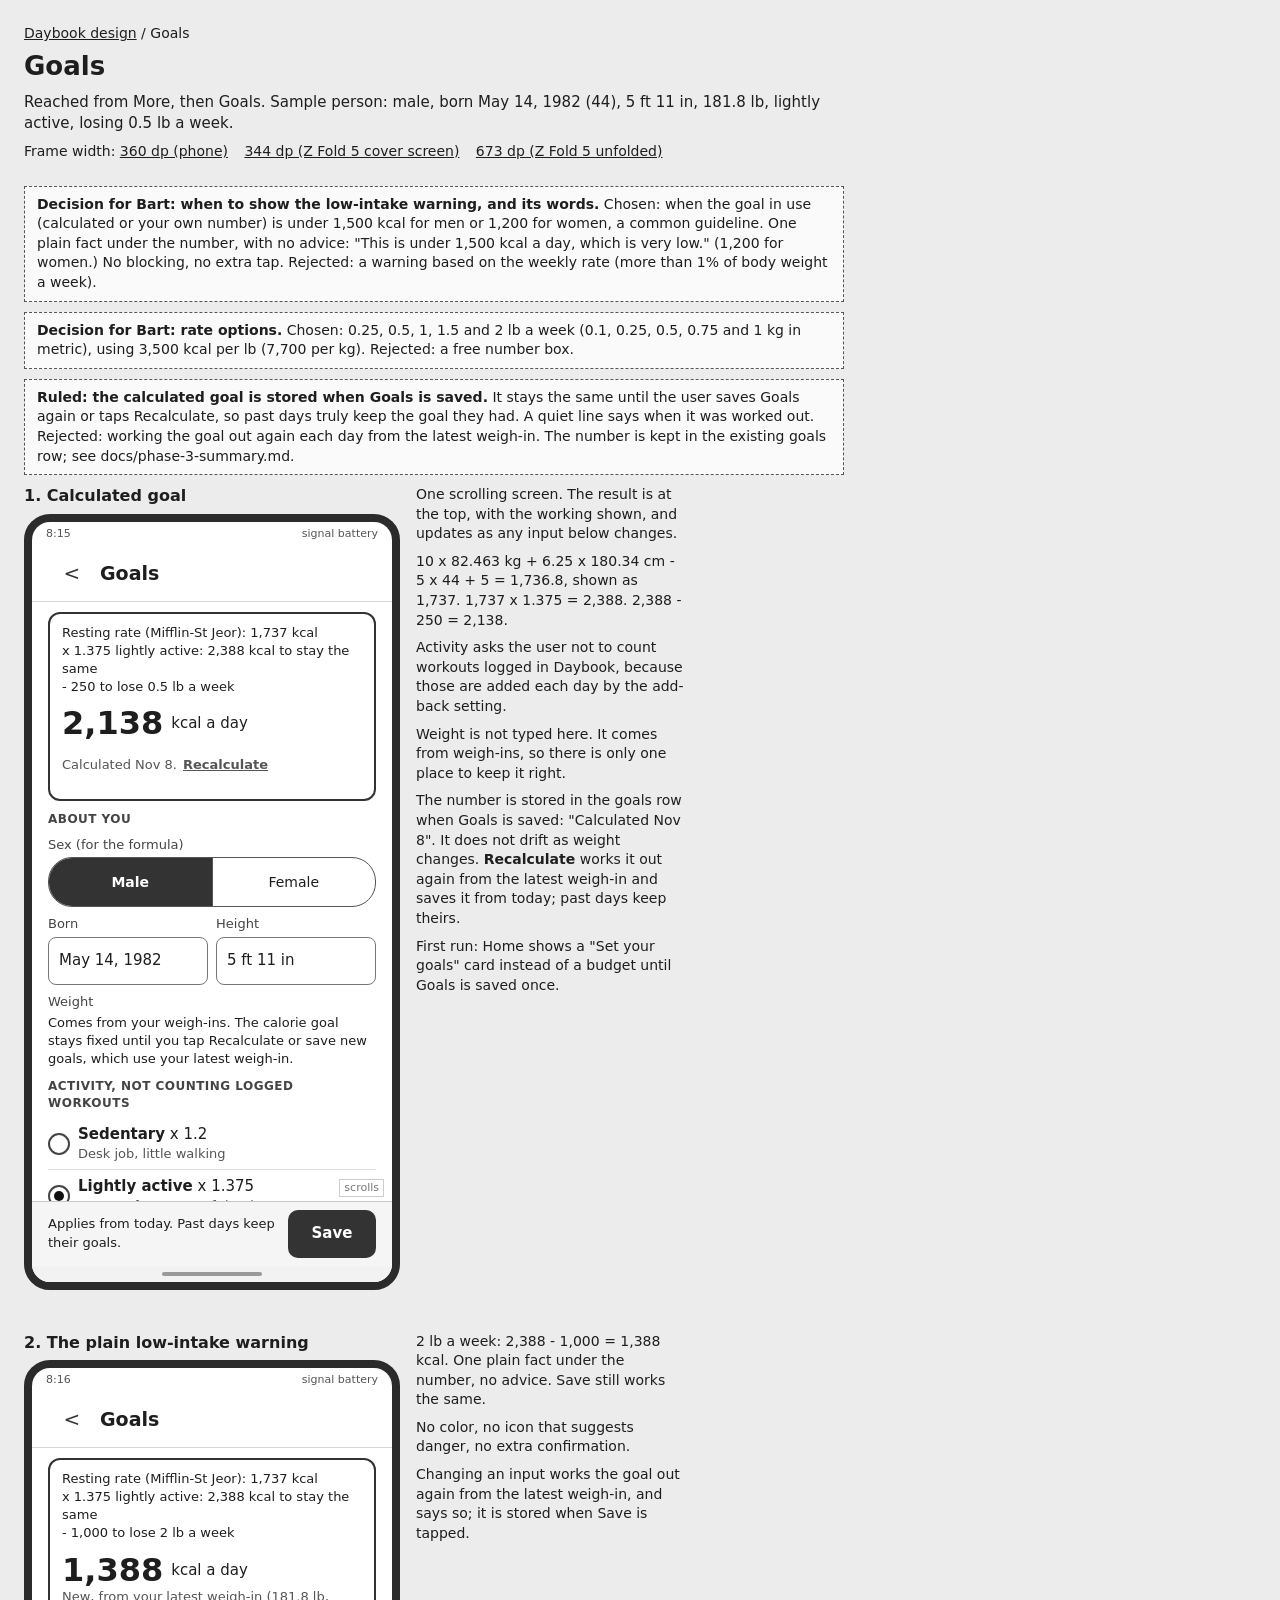
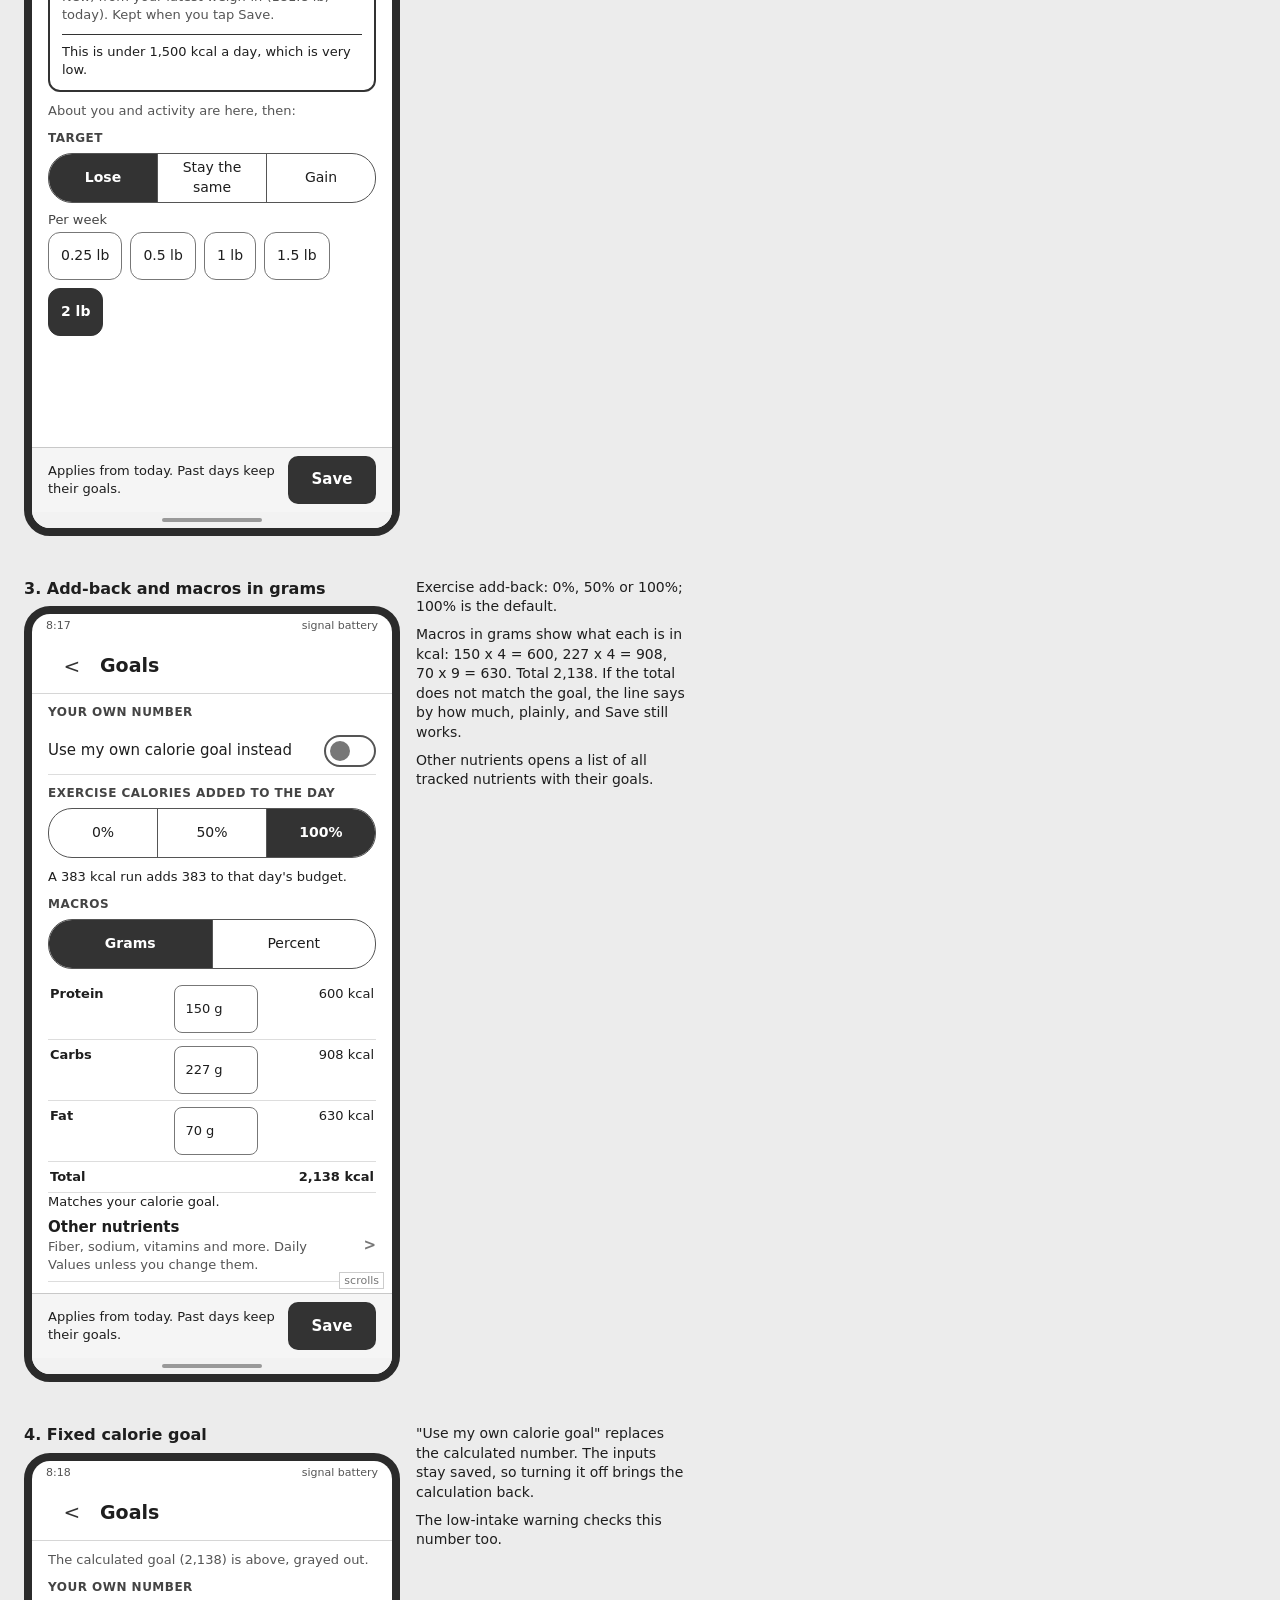
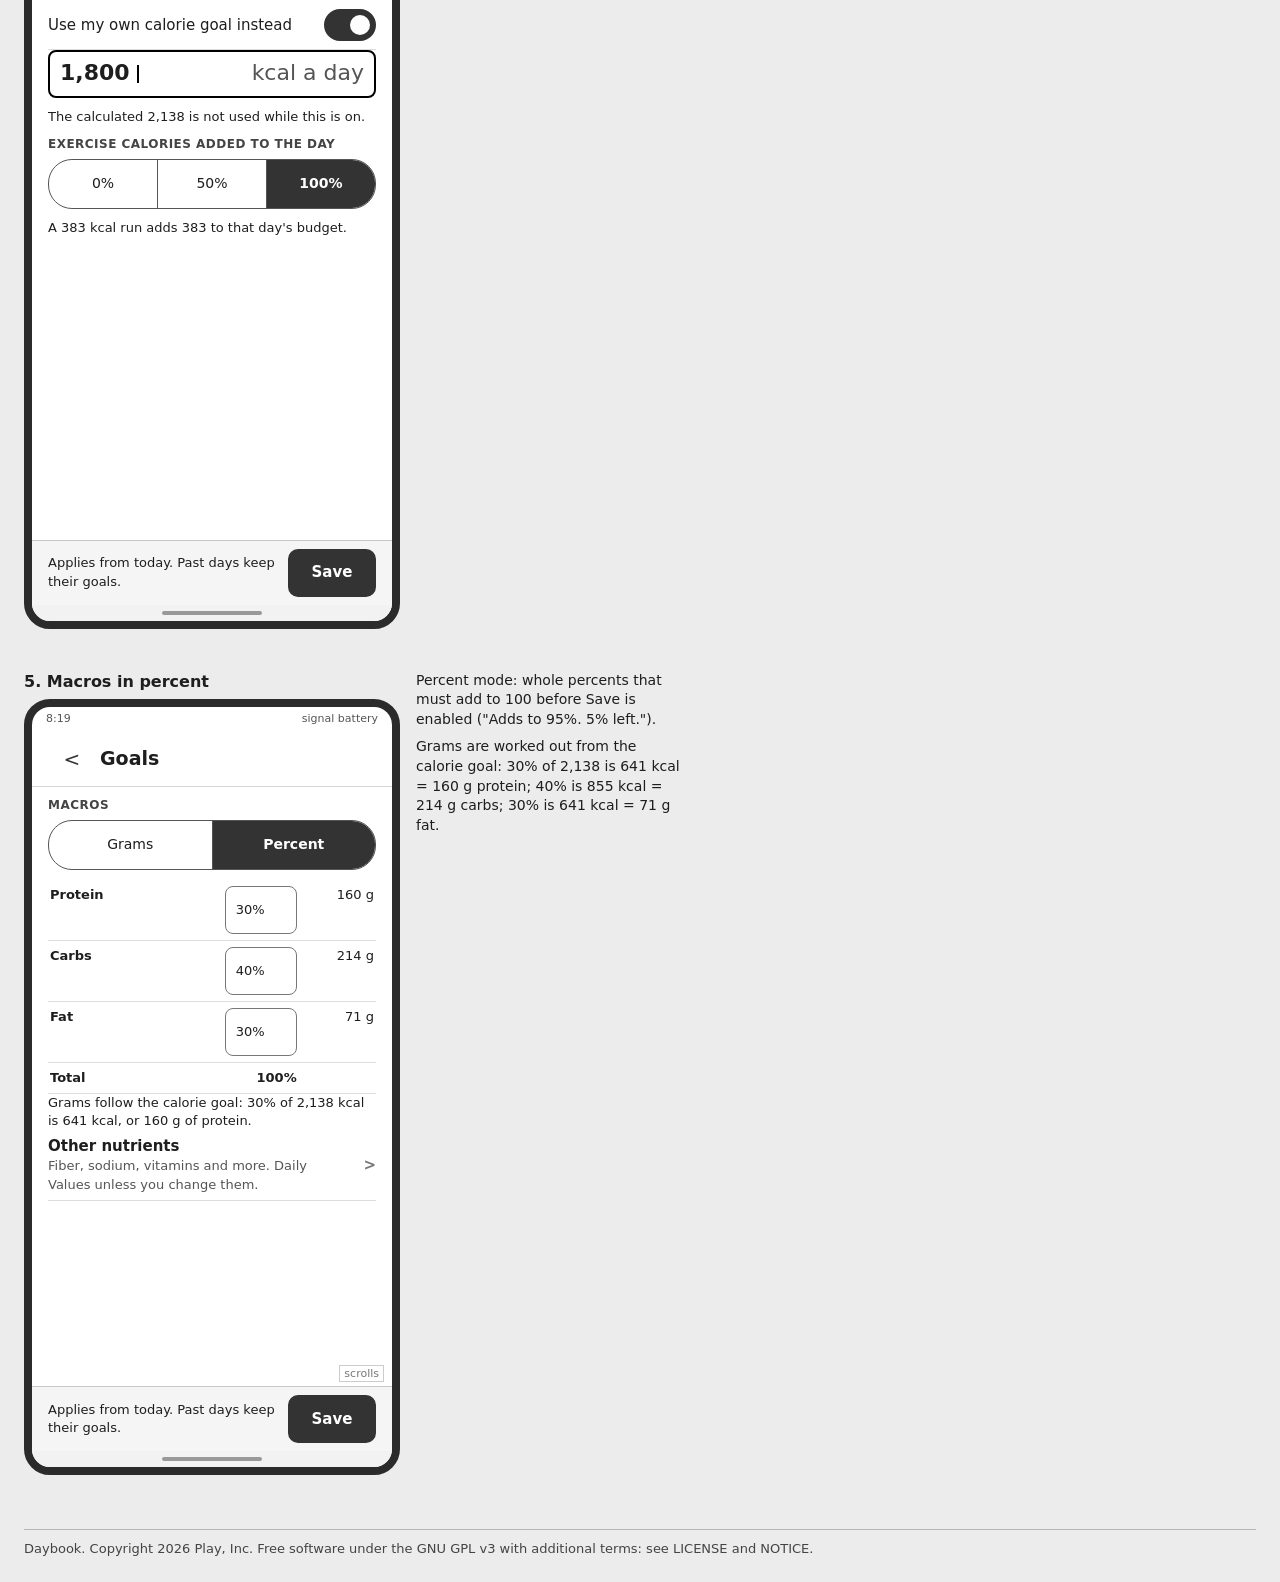
<file: docs/design/goals.html>
<!doctype html>
<html lang="en">
<head>
<meta charset="utf-8">
<meta name="viewport" content="width=device-width, initial-scale=1">
<title>Goals: Daybook wireframe</title>
<link rel="stylesheet" href="wireframe.css">
</head>
<body>
<div id="unfolded"><div id="cover">
<header class="page-head">
<div class="crumbs"><a href="index.html">Daybook design</a> / Goals</div>
<h1>Goals</h1>
<p>Reached from More, then Goals. Sample person: male, born May 14, 1982 (44), 5 ft 11 in, 181.8 lb, lightly active, losing 0.5 lb a week.</p>
<div class="widths">Frame width:
<a href="goals.html">360 dp (phone)</a>
<a href="goals.html#cover">344 dp (Z Fold 5 cover screen)</a>
<a href="goals.html#unfolded">673 dp (Z Fold 5 unfolded)</a></div>
</header>
<div class="decision"><b>Decision for Bart: when to show the low-intake warning, and its words.</b> Chosen: when the goal in use (calculated or your own number) is under 1,500 kcal for men or 1,200 for women, a common guideline. One plain fact under the number, with no advice: "This is under 1,500 kcal a day, which is very low." (1,200 for women.) No blocking, no extra tap. Rejected: a warning based on the weekly rate (more than 1% of body weight a week).</div><div class="decision"><b>Decision for Bart: rate options.</b> Chosen: 0.25, 0.5, 1, 1.5 and 2 lb a week (0.1, 0.25, 0.5, 0.75 and 1 kg in metric), using 3,500 kcal per lb (7,700 per kg). Rejected: a free number box.</div><div class="decision"><b>Ruled: the calculated goal is stored when Goals is saved.</b> It stays the same until the user saves Goals again or taps Recalculate, so past days truly keep the goal they had. A quiet line says when it was worked out. Rejected: working the goal out again each day from the latest weigh-in. The number is kept in the existing goals row; see docs/phase-3-summary.md.</div><div class="states"><div class="state"><div><div class="state-title">1. Calculated goal</div><div class="phone"><div class="screen "><div class="status"><span>8:15</span><span>signal  battery</span></div><div class="appbar"><div class="iconbtn">&lt;</div><div class="title">Goals</div></div><div class="scroll fade" style="padding-top:0"><div class="card thick mt"><div class="small">Resting rate (Mifflin-St Jeor): 1,737 kcal</div><div class="small">x 1.375 lightly active: 2,388 kcal to stay the same</div><div class="small">- 250 to lose 0.5 lb a week</div><div class="flex mt"><span class="big">2,138</span><span>kcal a day</span></div><div class="linkrow small muted">Calculated Nov 8.<span class="link">Recalculate</span></div></div><div class="label">About you</div><div class="fieldlabel">Sex (for the formula)</div><div class="seg"><div class="on">Male</div><div>Female</div></div><div class="flex"><div class="grow"><div class="fieldlabel">Born</div><div class="field">May 14, 1982<span class="unit"></span></div></div><div class="grow"><div class="fieldlabel">Height</div><div class="field">5 ft 11 in<span class="unit"></span></div></div></div><div class="fieldlabel">Weight</div><div class="small">Comes from your weigh-ins. The calorie goal stays fixed until you tap Recalculate or save new goals, which use your latest weigh-in.</div><div class="label">Activity, not counting logged workouts</div><div class="row"><div class="radio"></div><div class="grow"><b>Sedentary</b> x 1.2<div class="small muted">Desk job, little walking</div></div></div><div class="row"><div class="radio on"></div><div class="grow"><b>Lightly active</b> x 1.375<div class="small muted">On your feet some of the day</div></div></div><div class="row"><div class="radio"></div><div class="grow"><b>Moderately active</b> x 1.55<div class="small muted">On your feet most of the day</div></div></div><div class="row"><div class="radio"></div><div class="grow"><b>Very active</b> x 1.725<div class="small muted">Physical job</div></div></div><div class="row"><div class="radio"></div><div class="grow"><b>Extra active</b> x 1.9<div class="small muted">Hard physical job every day</div></div></div><div class="label">Target</div><div class="seg"><div class="on">Lose</div><div>Stay the same</div><div>Gain</div></div><div class="fieldlabel">Per week</div><div class="chiprow wrap"><div class="chip">0.25 lb</div><div class="chip on">0.5 lb</div><div class="chip">1 lb</div><div class="chip">1.5 lb</div><div class="chip">2 lb</div></div></div><div class="bar"><div class="grow small">Applies from today. Past days keep their goals.</div><div class="btn primary square" style="min-width:88px">Save</div></div><div class="gesture"></div></div></div></div><div class="notes"><p>One scrolling screen. The result is at the top, with the working shown, and updates as any input below changes.</p><p>10 x 82.463 kg + 6.25 x 180.34 cm - 5 x 44 + 5 = 1,736.8, shown as 1,737. 1,737 x 1.375 = 2,388. 2,388 - 250 = 2,138.</p><p>Activity asks the user not to count workouts logged in Daybook, because those are added each day by the add-back setting.</p><p>Weight is not typed here. It comes from weigh-ins, so there is only one place to keep it right.</p><p>The number is stored in the goals row when Goals is saved: "Calculated Nov 8". It does not drift as weight changes. <b>Recalculate</b> works it out again from the latest weigh-in and saves it from today; past days keep theirs.</p><p>First run: Home shows a "Set your goals" card instead of a budget until Goals is saved once.</p></div></div><div class="state"><div><div class="state-title">2. The plain low-intake warning</div><div class="phone"><div class="screen "><div class="status"><span>8:16</span><span>signal  battery</span></div><div class="appbar"><div class="iconbtn">&lt;</div><div class="title">Goals</div></div><div class="scroll" style="padding-top:0"><div class="card thick mt"><div class="small">Resting rate (Mifflin-St Jeor): 1,737 kcal</div><div class="small">x 1.375 lightly active: 2,388 kcal to stay the same</div><div class="small">- 1,000 to lose 2 lb a week</div><div class="flex mt"><span class="big">1,388</span><span>kcal a day</span></div><div class="small muted">New, from your latest weigh-in (181.8 lb, today). Kept when you tap Save.</div><div class="mt small" style="border-top:1px solid #333;padding-top:8px">This is under 1,500 kcal a day, which is very low.</div></div><div class="small muted mt">About you and activity are here, then:</div><div class="label">Target</div><div class="seg"><div class="on">Lose</div><div>Stay the same</div><div>Gain</div></div><div class="fieldlabel">Per week</div><div class="chiprow wrap"><div class="chip">0.25 lb</div><div class="chip">0.5 lb</div><div class="chip">1 lb</div><div class="chip">1.5 lb</div><div class="chip on">2 lb</div></div></div><div class="bar"><div class="grow small">Applies from today. Past days keep their goals.</div><div class="btn primary square" style="min-width:88px">Save</div></div><div class="gesture"></div></div></div></div><div class="notes"><p>2 lb a week: 2,388 - 1,000 = 1,388 kcal. One plain fact under the number, no advice. Save still works the same.</p><p>No color, no icon that suggests danger, no extra confirmation.</p><p>Changing an input works the goal out again from the latest weigh-in, and says so; it is stored when Save is tapped.</p></div></div><div class="state"><div><div class="state-title">3. Add-back and macros in grams</div><div class="phone"><div class="screen "><div class="status"><span>8:17</span><span>signal  battery</span></div><div class="appbar"><div class="iconbtn">&lt;</div><div class="title">Goals</div></div><div class="scroll fade" style="padding-top:0"><div class="label">Your own number</div><div class="row"><div class="grow">Use my own calorie goal instead</div><div class="toggle"></div></div><div class="label">Exercise calories added to the day</div><div class="seg"><div>0%</div><div>50%</div><div class="on">100%</div></div><div class="small mt">A 383 kcal run adds 383 to that day's budget.</div><div class="label">Macros</div><div class="seg"><div class="on">Grams</div><div>Percent</div></div><table class="nut mt"><tr><td><b>Protein</b></td><td class="n"><span class="field" style="display:inline-flex;width:84px">150 g</span></td><td class="n">600 kcal</td></tr><tr><td><b>Carbs</b></td><td class="n"><span class="field" style="display:inline-flex;width:84px">227 g</span></td><td class="n">908 kcal</td></tr><tr><td><b>Fat</b></td><td class="n"><span class="field" style="display:inline-flex;width:84px">70 g</span></td><td class="n">630 kcal</td></tr><tr><td><b>Total</b></td><td></td><td class="n"><b>2,138 kcal</b></td></tr></table><div class="small">Matches your calorie goal.</div><div class="row"><div class="grow"><b>Other nutrients</b><div class="small muted">Fiber, sodium, vitamins and more. Daily Values unless you change them.</div></div><span class="chev"></span></div></div><div class="bar"><div class="grow small">Applies from today. Past days keep their goals.</div><div class="btn primary square" style="min-width:88px">Save</div></div><div class="gesture"></div></div></div></div><div class="notes"><p>Exercise add-back: 0%, 50% or 100%; 100% is the default.</p><p>Macros in grams show what each is in kcal: 150 x 4 = 600, 227 x 4 = 908, 70 x 9 = 630. Total 2,138. If the total does not match the goal, the line says by how much, plainly, and Save still works.</p><p>Other nutrients opens a list of all tracked nutrients with their goals.</p></div></div><div class="state"><div><div class="state-title">4. Fixed calorie goal</div><div class="phone"><div class="screen "><div class="status"><span>8:18</span><span>signal  battery</span></div><div class="appbar"><div class="iconbtn">&lt;</div><div class="title">Goals</div></div><div class="scroll" style="padding-top:0"><div class="small muted mt">The calculated goal (2,138) is above, grayed out.</div><div class="label">Your own number</div><div class="row"><div class="grow">Use my own calorie goal instead</div><div class="toggle on"></div></div><div class="field focus" style="font-size:22px"><b>1,800</b><span class="caret"></span><span class="unit">kcal a day</span></div><div class="small mt">The calculated 2,138 is not used while this is on.</div><div class="label">Exercise calories added to the day</div><div class="seg"><div>0%</div><div>50%</div><div class="on">100%</div></div><div class="small mt">A 383 kcal run adds 383 to that day's budget.</div></div><div class="bar"><div class="grow small">Applies from today. Past days keep their goals.</div><div class="btn primary square" style="min-width:88px">Save</div></div><div class="gesture"></div></div></div></div><div class="notes"><p>"Use my own calorie goal" replaces the calculated number. The inputs stay saved, so turning it off brings the calculation back.</p><p>The low-intake warning checks this number too.</p></div></div><div class="state"><div><div class="state-title">5. Macros in percent</div><div class="phone"><div class="screen "><div class="status"><span>8:19</span><span>signal  battery</span></div><div class="appbar"><div class="iconbtn">&lt;</div><div class="title">Goals</div></div><div class="scroll fade" style="padding-top:0"><div class="label">Macros</div><div class="seg"><div>Grams</div><div class="on">Percent</div></div><table class="nut mt"><tr><td><b>Protein</b></td><td class="n"><span class="field" style="display:inline-flex;width:72px">30%</span></td><td class="n">160 g</td></tr><tr><td><b>Carbs</b></td><td class="n"><span class="field" style="display:inline-flex;width:72px">40%</span></td><td class="n">214 g</td></tr><tr><td><b>Fat</b></td><td class="n"><span class="field" style="display:inline-flex;width:72px">30%</span></td><td class="n">71 g</td></tr><tr><td><b>Total</b></td><td class="n"><b>100%</b></td><td></td></tr></table><div class="small">Grams follow the calorie goal: 30% of 2,138 kcal is 641 kcal, or 160 g of protein.</div><div class="row"><div class="grow"><b>Other nutrients</b><div class="small muted">Fiber, sodium, vitamins and more. Daily Values unless you change them.</div></div><span class="chev"></span></div></div><div class="bar"><div class="grow small">Applies from today. Past days keep their goals.</div><div class="btn primary square" style="min-width:88px">Save</div></div><div class="gesture"></div></div></div></div><div class="notes"><p>Percent mode: whole percents that must add to 100 before Save is enabled ("Adds to 95%. 5% left.").</p><p>Grams are worked out from the calorie goal: 30% of 2,138 is 641 kcal = 160 g protein; 40% is 855 kcal = 214 g carbs; 30% is 641 kcal = 71 g fat.</p></div></div></div>
<footer class="legal">Daybook. Copyright 2026 Play, Inc. Free software under the GNU GPL v3 with additional terms: see LICENSE and NOTICE.</footer>
</div></div>
</body>
</html>
</file>
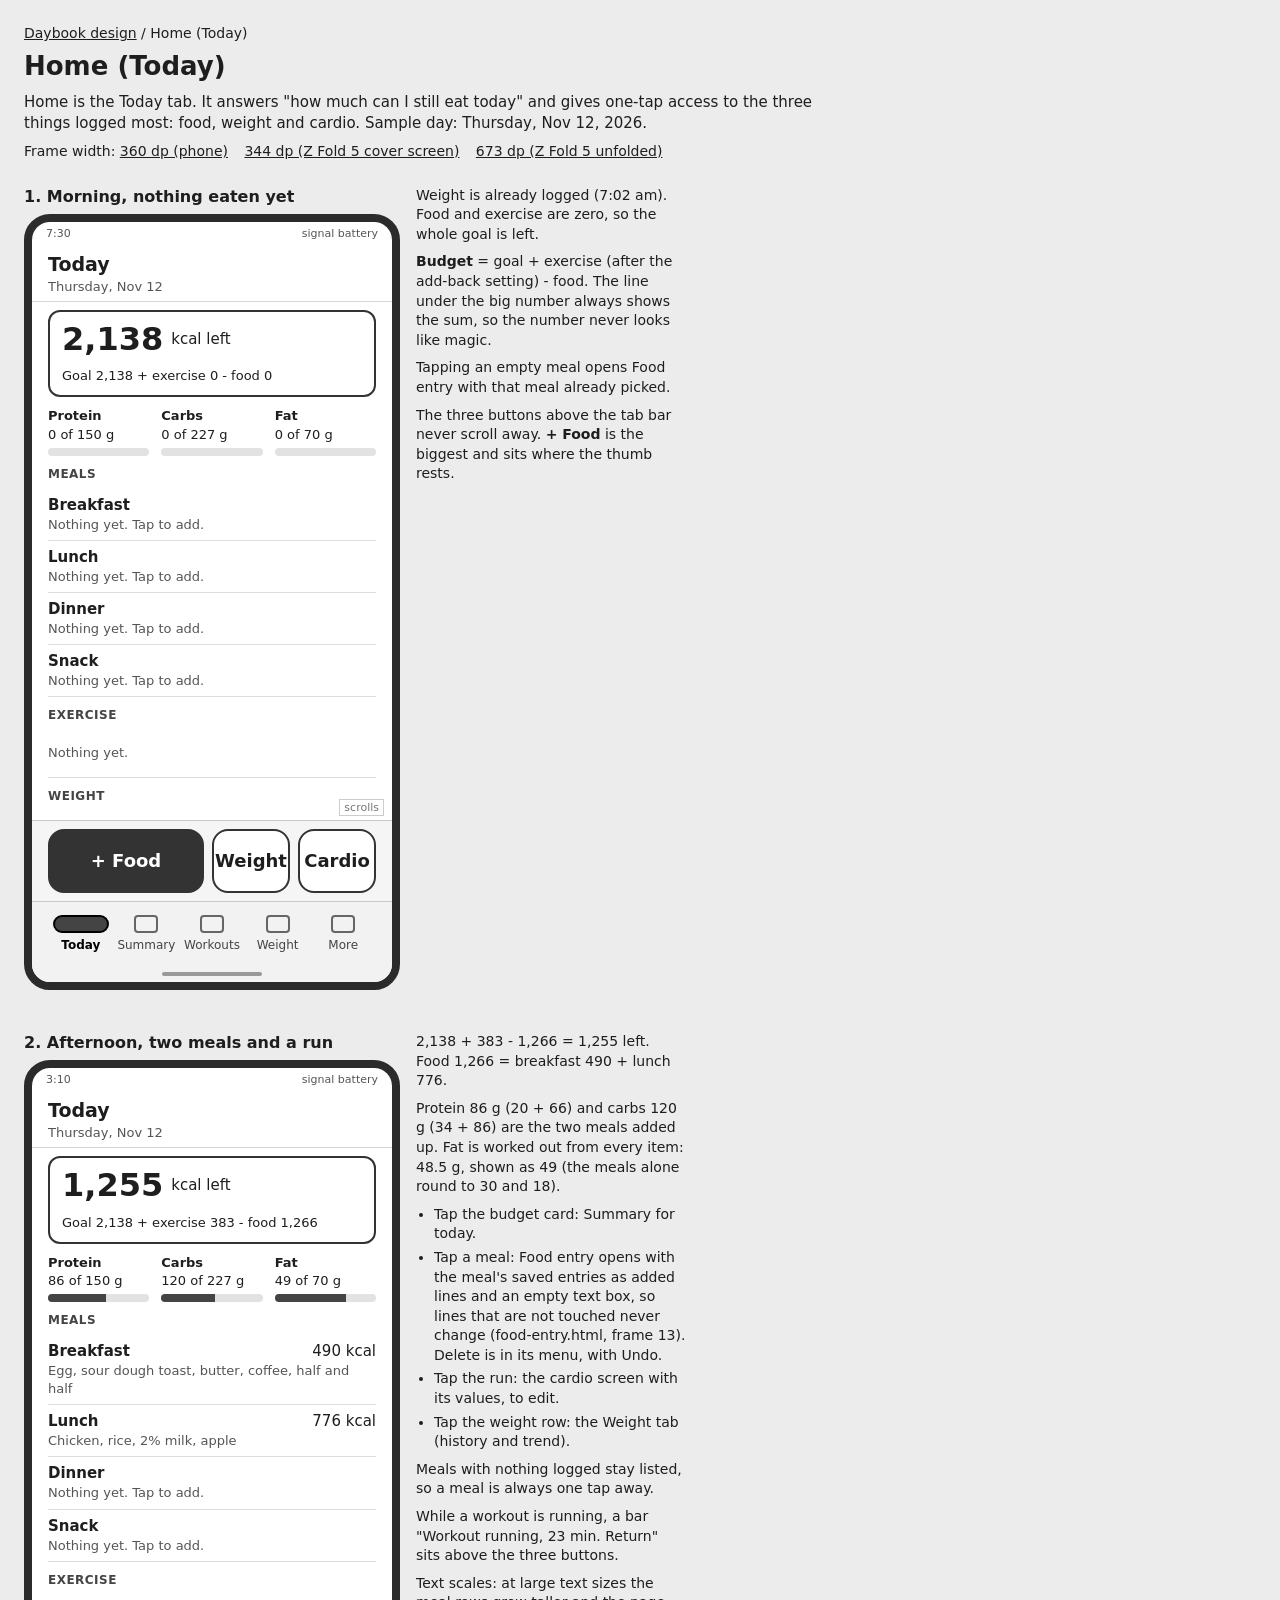
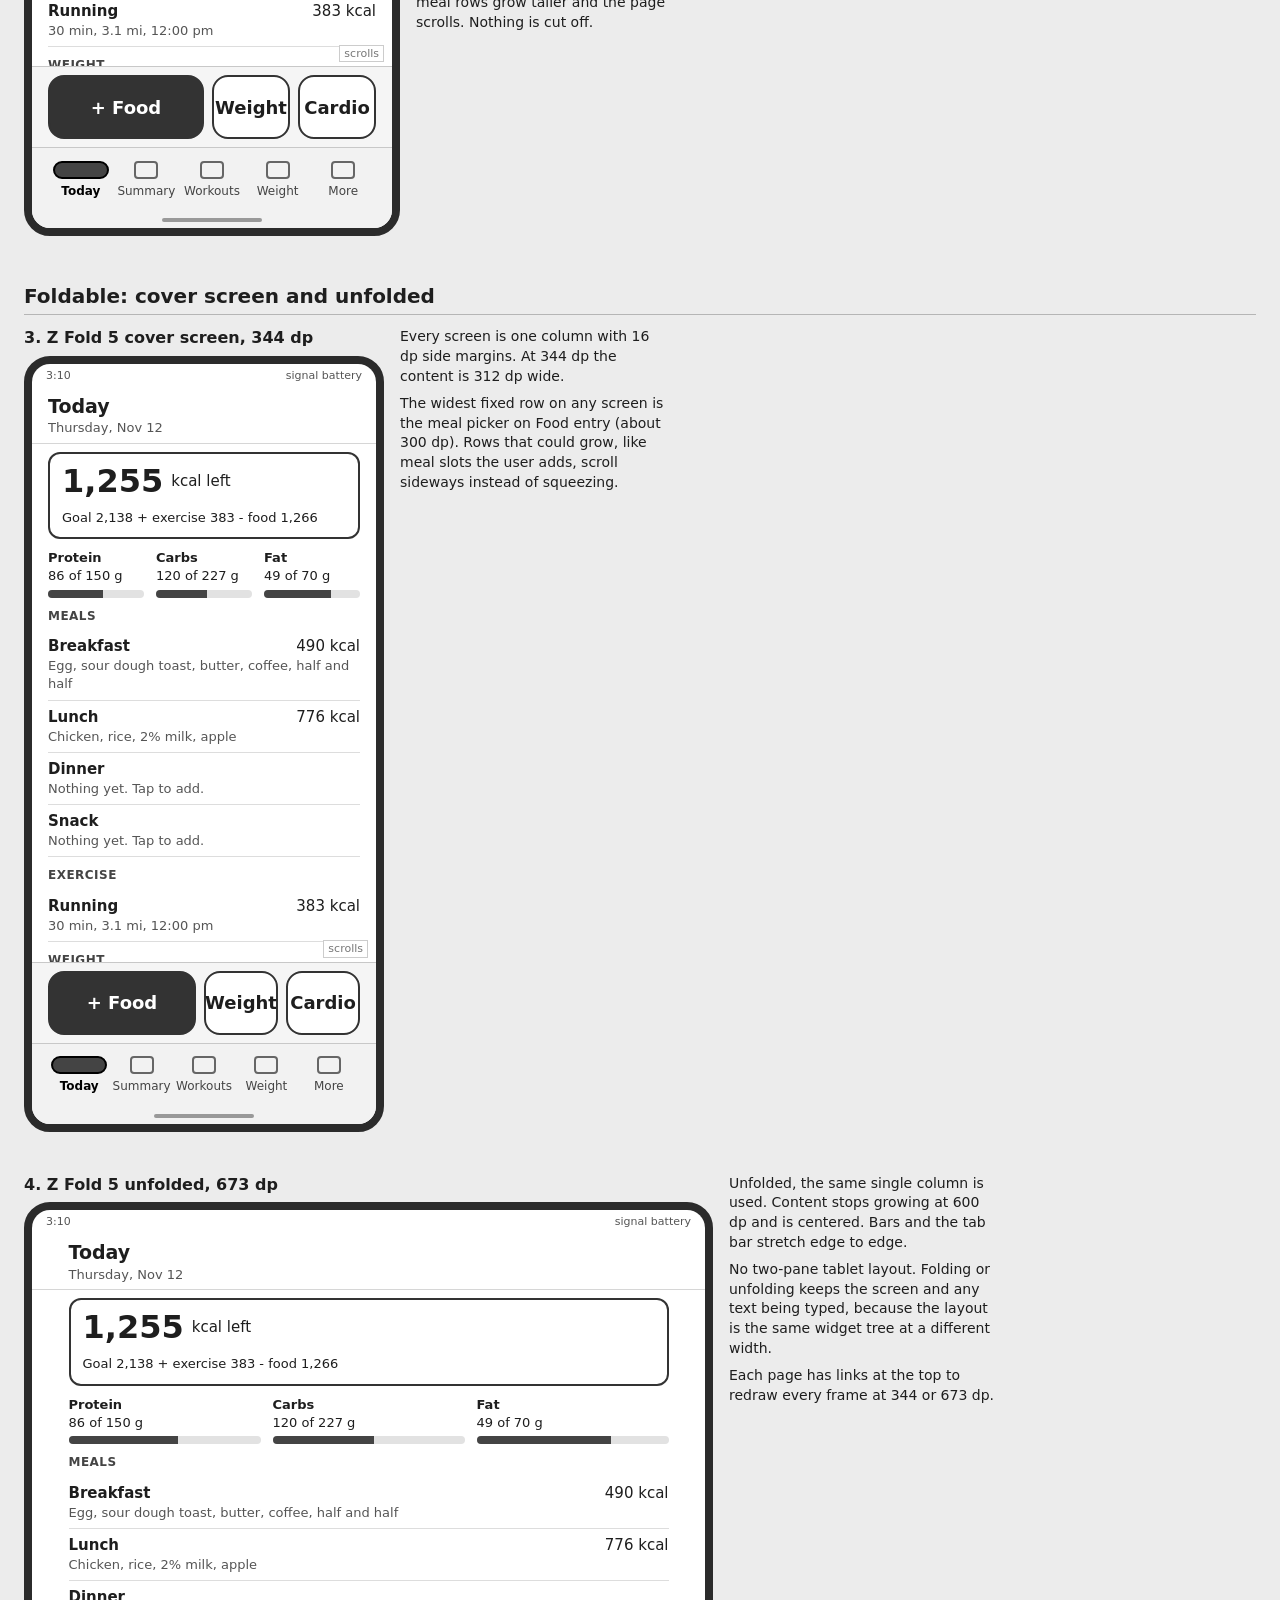
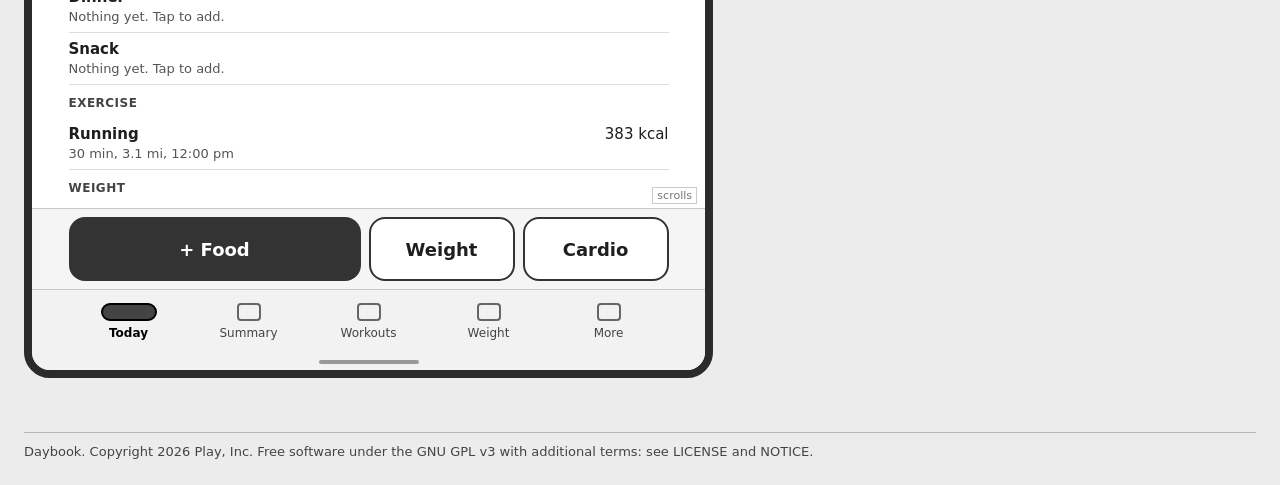
<file: docs/design/home.html>
<!doctype html>
<html lang="en">
<head>
<meta charset="utf-8">
<meta name="viewport" content="width=device-width, initial-scale=1">
<title>Home (Today): Daybook wireframe</title>
<link rel="stylesheet" href="wireframe.css">
</head>
<body>
<div id="unfolded"><div id="cover">
<header class="page-head">
<div class="crumbs"><a href="index.html">Daybook design</a> / Home (Today)</div>
<h1>Home (Today)</h1>
<p>Home is the Today tab. It answers "how much can I still eat today" and gives one-tap access to the three things logged most: food, weight and cardio. Sample day: Thursday, Nov 12, 2026.</p>
<div class="widths">Frame width:
<a href="home.html">360 dp (phone)</a>
<a href="home.html#cover">344 dp (Z Fold 5 cover screen)</a>
<a href="home.html#unfolded">673 dp (Z Fold 5 unfolded)</a></div>
</header>
<div class="states"><div class="state"><div><div class="state-title">1. Morning, nothing eaten yet</div><div class="phone"><div class="screen "><div class="status"><span>7:30</span><span>signal  battery</span></div><div class="appbar"><div class="title">Today <div class="sub">Thursday, Nov 12</div></div></div><div class="scroll fade"><div class="card thick"><div class="flex"><span class="big">2,138</span><span>kcal left</span></div><div class="small mt">Goal 2,138 + exercise 0 - food 0</div></div><div class="flex mt" style="align-items:flex-start;gap:12px"><div class="grow"><div class="small"><b>Protein</b></div><div class="small">0 of 150 g</div><div class="meter"><div style="width:0%"></div></div></div><div class="grow"><div class="small"><b>Carbs</b></div><div class="small">0 of 227 g</div><div class="meter"><div style="width:0%"></div></div></div><div class="grow"><div class="small"><b>Fat</b></div><div class="small">0 of 70 g</div><div class="meter"><div style="width:0%"></div></div></div></div><div class="label">Meals</div><div class="row"><div class="grow"><b>Breakfast</b><div class="small muted">Nothing yet. Tap to add.</div></div></div><div class="row"><div class="grow"><b>Lunch</b><div class="small muted">Nothing yet. Tap to add.</div></div></div><div class="row"><div class="grow"><b>Dinner</b><div class="small muted">Nothing yet. Tap to add.</div></div></div><div class="row"><div class="grow"><b>Snack</b><div class="small muted">Nothing yet. Tap to add.</div></div></div><div class="label">Exercise</div><div class="row"><div class="grow small muted">Nothing yet.</div></div><div class="label">Weight</div><div class="row"><div class="grow"><div class="between"><b>181.8 lb</b><span class="small">Trend 183.0 lb</span></div><div class="small muted">Today, 7:02 am</div></div></div></div><div class="bar"><div class="btn primary tall square" style="flex:2">+ Food</div><div class="btn tall square" style="flex:1;padding:0 6px">Weight</div><div class="btn tall square" style="flex:1;padding:0 6px">Cardio</div></div><div class="navbar"><div class="navbar-inner"><div class="tab on"><div class="ico"></div>Today</div><div class="tab"><div class="ico"></div>Summary</div><div class="tab"><div class="ico"></div>Workouts</div><div class="tab"><div class="ico"></div>Weight</div><div class="tab"><div class="ico"></div>More</div></div></div><div class="gesture"></div></div></div></div><div class="notes"><p>Weight is already logged (7:02 am). Food and exercise are zero, so the whole goal is left.</p><p><b>Budget</b> = goal + exercise (after the add-back setting) - food. The line under the big number always shows the sum, so the number never looks like magic.</p><p>Tapping an empty meal opens Food entry with that meal already picked.</p><p>The three buttons above the tab bar never scroll away. <b>+ Food</b> is the biggest and sits where the thumb rests.</p></div></div><div class="state"><div><div class="state-title">2. Afternoon, two meals and a run</div><div class="phone"><div class="screen "><div class="status"><span>3:10</span><span>signal  battery</span></div><div class="appbar"><div class="title">Today <div class="sub">Thursday, Nov 12</div></div></div><div class="scroll fade"><div class="card thick"><div class="flex"><span class="big">1,255</span><span>kcal left</span></div><div class="small mt">Goal 2,138 + exercise 383 - food 1,266</div></div><div class="flex mt" style="align-items:flex-start;gap:12px"><div class="grow"><div class="small"><b>Protein</b></div><div class="small">86 of 150 g</div><div class="meter"><div style="width:57%"></div></div></div><div class="grow"><div class="small"><b>Carbs</b></div><div class="small">120 of 227 g</div><div class="meter"><div style="width:53%"></div></div></div><div class="grow"><div class="small"><b>Fat</b></div><div class="small">49 of 70 g</div><div class="meter"><div style="width:70%"></div></div></div></div><div class="label">Meals</div><div class="row"><div class="grow"><div class="between"><b>Breakfast</b><span class="nowrap">490 kcal</span></div><div class="small muted">Egg, sour dough toast, butter, coffee, half and half</div></div></div><div class="row"><div class="grow"><div class="between"><b>Lunch</b><span class="nowrap">776 kcal</span></div><div class="small muted">Chicken, rice, 2% milk, apple</div></div></div><div class="row"><div class="grow"><b>Dinner</b><div class="small muted">Nothing yet. Tap to add.</div></div></div><div class="row"><div class="grow"><b>Snack</b><div class="small muted">Nothing yet. Tap to add.</div></div></div><div class="label">Exercise</div><div class="row"><div class="grow"><div class="between"><b>Running</b><span class="nowrap">383 kcal</span></div><div class="small muted">30 min, 3.1 mi, 12:00 pm</div></div></div><div class="label">Weight</div><div class="row"><div class="grow"><div class="between"><b>181.8 lb</b><span class="small">Trend 183.0 lb</span></div><div class="small muted">Today, 7:02 am</div></div></div></div><div class="bar"><div class="btn primary tall square" style="flex:2">+ Food</div><div class="btn tall square" style="flex:1;padding:0 6px">Weight</div><div class="btn tall square" style="flex:1;padding:0 6px">Cardio</div></div><div class="navbar"><div class="navbar-inner"><div class="tab on"><div class="ico"></div>Today</div><div class="tab"><div class="ico"></div>Summary</div><div class="tab"><div class="ico"></div>Workouts</div><div class="tab"><div class="ico"></div>Weight</div><div class="tab"><div class="ico"></div>More</div></div></div><div class="gesture"></div></div></div></div><div class="notes"><p>2,138 + 383 - 1,266 = 1,255 left. Food 1,266 = breakfast 490 + lunch 776.</p><p>Protein 86 g (20 + 66) and carbs 120 g (34 + 86) are the two meals added up. Fat is worked out from every item: 48.5 g, shown as 49 (the meals alone round to 30 and 18).</p><ul><li>Tap the budget card: Summary for today.</li><li>Tap a meal: Food entry opens with the meal's saved entries as added lines and an empty text box, so lines that are not touched never change (food-entry.html, frame 13). Delete is in its menu, with Undo.</li><li>Tap the run: the cardio screen with its values, to edit.</li><li>Tap the weight row: the Weight tab (history and trend).</li></ul><p>Meals with nothing logged stay listed, so a meal is always one tap away.</p><p>While a workout is running, a bar "Workout running, 23 min. Return" sits above the three buttons.</p><p>Text scales: at large text sizes the meal rows grow taller and the page scrolls. Nothing is cut off.</p></div></div></div><h2 class="section">Foldable: cover screen and unfolded</h2><div class="states"><div class="state"><div><div class="state-title">3. Z Fold 5 cover screen, 344 dp</div><div class="phone"><div class="screen fixed344"><div class="status"><span>3:10</span><span>signal  battery</span></div><div class="appbar"><div class="title">Today <div class="sub">Thursday, Nov 12</div></div></div><div class="scroll fade"><div class="card thick"><div class="flex"><span class="big">1,255</span><span>kcal left</span></div><div class="small mt">Goal 2,138 + exercise 383 - food 1,266</div></div><div class="flex mt" style="align-items:flex-start;gap:12px"><div class="grow"><div class="small"><b>Protein</b></div><div class="small">86 of 150 g</div><div class="meter"><div style="width:57%"></div></div></div><div class="grow"><div class="small"><b>Carbs</b></div><div class="small">120 of 227 g</div><div class="meter"><div style="width:53%"></div></div></div><div class="grow"><div class="small"><b>Fat</b></div><div class="small">49 of 70 g</div><div class="meter"><div style="width:70%"></div></div></div></div><div class="label">Meals</div><div class="row"><div class="grow"><div class="between"><b>Breakfast</b><span class="nowrap">490 kcal</span></div><div class="small muted">Egg, sour dough toast, butter, coffee, half and half</div></div></div><div class="row"><div class="grow"><div class="between"><b>Lunch</b><span class="nowrap">776 kcal</span></div><div class="small muted">Chicken, rice, 2% milk, apple</div></div></div><div class="row"><div class="grow"><b>Dinner</b><div class="small muted">Nothing yet. Tap to add.</div></div></div><div class="row"><div class="grow"><b>Snack</b><div class="small muted">Nothing yet. Tap to add.</div></div></div><div class="label">Exercise</div><div class="row"><div class="grow"><div class="between"><b>Running</b><span class="nowrap">383 kcal</span></div><div class="small muted">30 min, 3.1 mi, 12:00 pm</div></div></div><div class="label">Weight</div><div class="row"><div class="grow"><div class="between"><b>181.8 lb</b><span class="small">Trend 183.0 lb</span></div><div class="small muted">Today, 7:02 am</div></div></div></div><div class="bar"><div class="btn primary tall square" style="flex:2">+ Food</div><div class="btn tall square" style="flex:1;padding:0 6px">Weight</div><div class="btn tall square" style="flex:1;padding:0 6px">Cardio</div></div><div class="navbar"><div class="navbar-inner"><div class="tab on"><div class="ico"></div>Today</div><div class="tab"><div class="ico"></div>Summary</div><div class="tab"><div class="ico"></div>Workouts</div><div class="tab"><div class="ico"></div>Weight</div><div class="tab"><div class="ico"></div>More</div></div></div><div class="gesture"></div></div></div></div><div class="notes"><p>Every screen is one column with 16 dp side margins. At 344 dp the content is 312 dp wide.</p><p>The widest fixed row on any screen is the meal picker on Food entry (about 300 dp). Rows that could grow, like meal slots the user adds, scroll sideways instead of squeezing.</p></div></div><div class="state"><div><div class="state-title">4. Z Fold 5 unfolded, 673 dp</div><div class="phone"><div class="screen fixed673"><div class="status"><span>3:10</span><span>signal  battery</span></div><div class="appbar"><div class="title">Today <div class="sub">Thursday, Nov 12</div></div></div><div class="scroll fade"><div class="card thick"><div class="flex"><span class="big">1,255</span><span>kcal left</span></div><div class="small mt">Goal 2,138 + exercise 383 - food 1,266</div></div><div class="flex mt" style="align-items:flex-start;gap:12px"><div class="grow"><div class="small"><b>Protein</b></div><div class="small">86 of 150 g</div><div class="meter"><div style="width:57%"></div></div></div><div class="grow"><div class="small"><b>Carbs</b></div><div class="small">120 of 227 g</div><div class="meter"><div style="width:53%"></div></div></div><div class="grow"><div class="small"><b>Fat</b></div><div class="small">49 of 70 g</div><div class="meter"><div style="width:70%"></div></div></div></div><div class="label">Meals</div><div class="row"><div class="grow"><div class="between"><b>Breakfast</b><span class="nowrap">490 kcal</span></div><div class="small muted">Egg, sour dough toast, butter, coffee, half and half</div></div></div><div class="row"><div class="grow"><div class="between"><b>Lunch</b><span class="nowrap">776 kcal</span></div><div class="small muted">Chicken, rice, 2% milk, apple</div></div></div><div class="row"><div class="grow"><b>Dinner</b><div class="small muted">Nothing yet. Tap to add.</div></div></div><div class="row"><div class="grow"><b>Snack</b><div class="small muted">Nothing yet. Tap to add.</div></div></div><div class="label">Exercise</div><div class="row"><div class="grow"><div class="between"><b>Running</b><span class="nowrap">383 kcal</span></div><div class="small muted">30 min, 3.1 mi, 12:00 pm</div></div></div><div class="label">Weight</div><div class="row"><div class="grow"><div class="between"><b>181.8 lb</b><span class="small">Trend 183.0 lb</span></div><div class="small muted">Today, 7:02 am</div></div></div></div><div class="bar"><div class="btn primary tall square" style="flex:2">+ Food</div><div class="btn tall square" style="flex:1;padding:0 6px">Weight</div><div class="btn tall square" style="flex:1;padding:0 6px">Cardio</div></div><div class="navbar"><div class="navbar-inner"><div class="tab on"><div class="ico"></div>Today</div><div class="tab"><div class="ico"></div>Summary</div><div class="tab"><div class="ico"></div>Workouts</div><div class="tab"><div class="ico"></div>Weight</div><div class="tab"><div class="ico"></div>More</div></div></div><div class="gesture"></div></div></div></div><div class="notes"><p>Unfolded, the same single column is used. Content stops growing at 600 dp and is centered. Bars and the tab bar stretch edge to edge.</p><p>No two-pane tablet layout. Folding or unfolding keeps the screen and any text being typed, because the layout is the same widget tree at a different width.</p><p>Each page has links at the top to redraw every frame at 344 or 673 dp.</p></div></div></div>
<footer class="legal">Daybook. Copyright 2026 Play, Inc. Free software under the GNU GPL v3 with additional terms: see LICENSE and NOTICE.</footer>
</div></div>
</body>
</html>
</file>
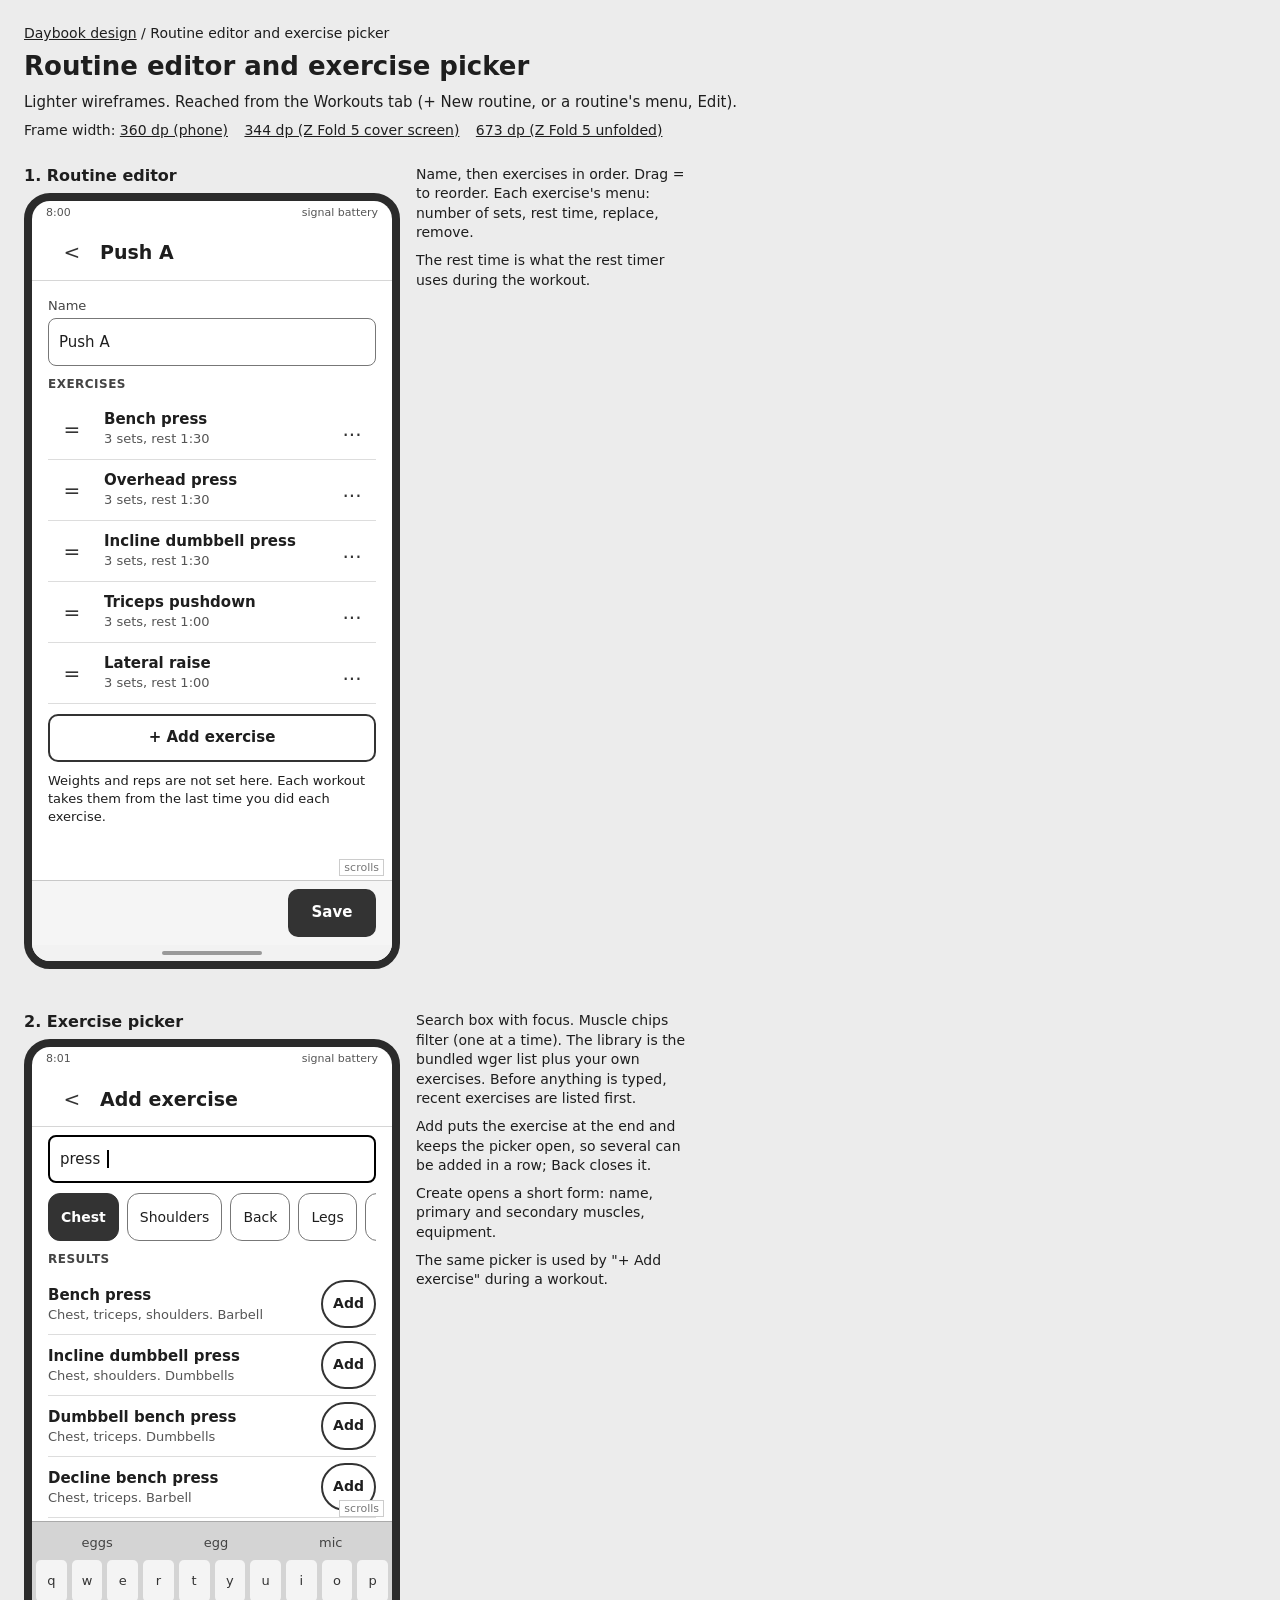
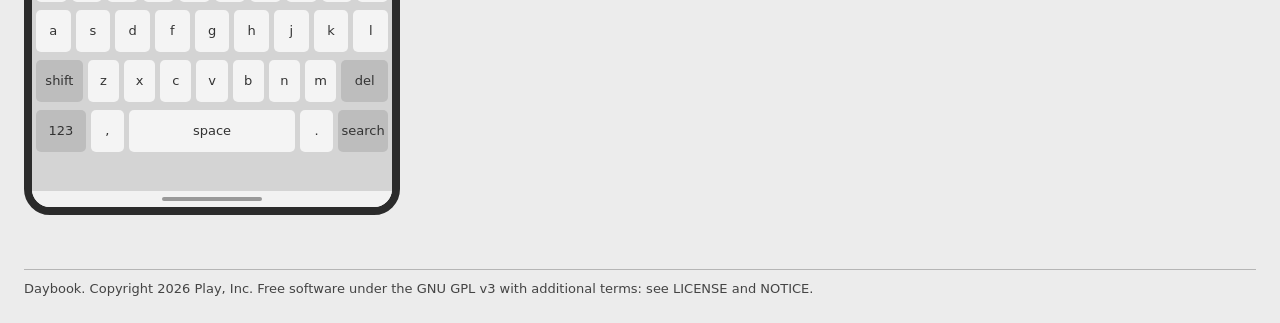
<file: docs/design/routine-editor.html>
<!doctype html>
<html lang="en">
<head>
<meta charset="utf-8">
<meta name="viewport" content="width=device-width, initial-scale=1">
<title>Routine editor and exercise picker: Daybook wireframe</title>
<link rel="stylesheet" href="wireframe.css">
</head>
<body>
<div id="unfolded"><div id="cover">
<header class="page-head">
<div class="crumbs"><a href="index.html">Daybook design</a> / Routine editor and exercise picker</div>
<h1>Routine editor and exercise picker</h1>
<p>Lighter wireframes. Reached from the Workouts tab (+ New routine, or a routine's menu, Edit).</p>
<div class="widths">Frame width:
<a href="routine-editor.html">360 dp (phone)</a>
<a href="routine-editor.html#cover">344 dp (Z Fold 5 cover screen)</a>
<a href="routine-editor.html#unfolded">673 dp (Z Fold 5 unfolded)</a></div>
</header>
<div class="states"><div class="state"><div><div class="state-title">1. Routine editor</div><div class="phone"><div class="screen "><div class="status"><span>8:00</span><span>signal  battery</span></div><div class="appbar"><div class="iconbtn">&lt;</div><div class="title">Push A</div></div><div class="scroll fade"><div class="fieldlabel">Name</div><div class="field">Push A</div><div class="label">Exercises</div><div class="row"><span class="iconbtn">=</span><div class="grow"><b>Bench press</b><div class="small muted">3 sets, rest 1:30</div></div><span class="iconbtn">...</span></div><div class="row"><span class="iconbtn">=</span><div class="grow"><b>Overhead press</b><div class="small muted">3 sets, rest 1:30</div></div><span class="iconbtn">...</span></div><div class="row"><span class="iconbtn">=</span><div class="grow"><b>Incline dumbbell press</b><div class="small muted">3 sets, rest 1:30</div></div><span class="iconbtn">...</span></div><div class="row"><span class="iconbtn">=</span><div class="grow"><b>Triceps pushdown</b><div class="small muted">3 sets, rest 1:00</div></div><span class="iconbtn">...</span></div><div class="row"><span class="iconbtn">=</span><div class="grow"><b>Lateral raise</b><div class="small muted">3 sets, rest 1:00</div></div><span class="iconbtn">...</span></div><div class="btn square block mt">+ Add exercise</div><div class="small mt">Weights and reps are not set here. Each workout takes them from the last time you did each exercise.</div></div><div class="bar"><div class="grow"></div><div class="btn primary square" style="min-width:88px">Save</div></div><div class="gesture"></div></div></div></div><div class="notes"><p>Name, then exercises in order. Drag = to reorder. Each exercise's menu: number of sets, rest time, replace, remove.</p><p>The rest time is what the rest timer uses during the workout.</p></div></div><div class="state"><div><div class="state-title">2. Exercise picker</div><div class="phone"><div class="screen "><div class="status"><span>8:01</span><span>signal  battery</span></div><div class="appbar"><div class="iconbtn">&lt;</div><div class="title">Add exercise</div></div><div class="scroll fade"><div class="field focus">press<span class="caret"></span></div><div class="chiprow mt"><div class="chip on">Chest</div><div class="chip">Shoulders</div><div class="chip">Back</div><div class="chip">Legs</div><div class="chip">Arms</div></div><div class="label">Results</div><div class="row"><div class="grow"><b>Bench press</b><div class="small muted">Chest, triceps, shoulders. Barbell</div></div><div class="btn small">Add</div></div><div class="row"><div class="grow"><b>Incline dumbbell press</b><div class="small muted">Chest, shoulders. Dumbbells</div></div><div class="btn small">Add</div></div><div class="row"><div class="grow"><b>Dumbbell bench press</b><div class="small muted">Chest, triceps. Dumbbells</div></div><div class="btn small">Add</div></div><div class="row"><div class="grow"><b>Decline bench press</b><div class="small muted">Chest, triceps. Barbell</div></div><div class="btn small">Add</div></div><div class="row"><div class="grow"><b>Machine chest press</b><div class="small muted">Chest. Machine</div></div><div class="btn small">Add</div></div><div class="btn square block mt">+ Create "press" as your own exercise</div></div><div class="kbd"><div class="suggest"><span>eggs</span><span>egg</span><span>mic</span></div><div class="krow"><div class="k">q</div><div class="k">w</div><div class="k">e</div><div class="k">r</div><div class="k">t</div><div class="k">y</div><div class="k">u</div><div class="k">i</div><div class="k">o</div><div class="k">p</div></div><div class="krow"><div class="k">a</div><div class="k">s</div><div class="k">d</div><div class="k">f</div><div class="k">g</div><div class="k">h</div><div class="k">j</div><div class="k">k</div><div class="k">l</div></div><div class="krow"><div class="k m">shift</div><div class="k">z</div><div class="k">x</div><div class="k">c</div><div class="k">v</div><div class="k">b</div><div class="k">n</div><div class="k">m</div><div class="k m">del</div></div><div class="krow"><div class="k m">123</div><div class="k">,</div><div class="k w">space</div><div class="k">.</div><div class="k m">search</div></div></div><div class="gesture"></div></div></div></div><div class="notes"><p>Search box with focus. Muscle chips filter (one at a time). The library is the bundled wger list plus your own exercises. Before anything is typed, recent exercises are listed first.</p><p>Add puts the exercise at the end and keeps the picker open, so several can be added in a row; Back closes it.</p><p>Create opens a short form: name, primary and secondary muscles, equipment.</p><p>The same picker is used by "+ Add exercise" during a workout.</p></div></div></div>
<footer class="legal">Daybook. Copyright 2026 Play, Inc. Free software under the GNU GPL v3 with additional terms: see LICENSE and NOTICE.</footer>
</div></div>
</body>
</html>
</file>
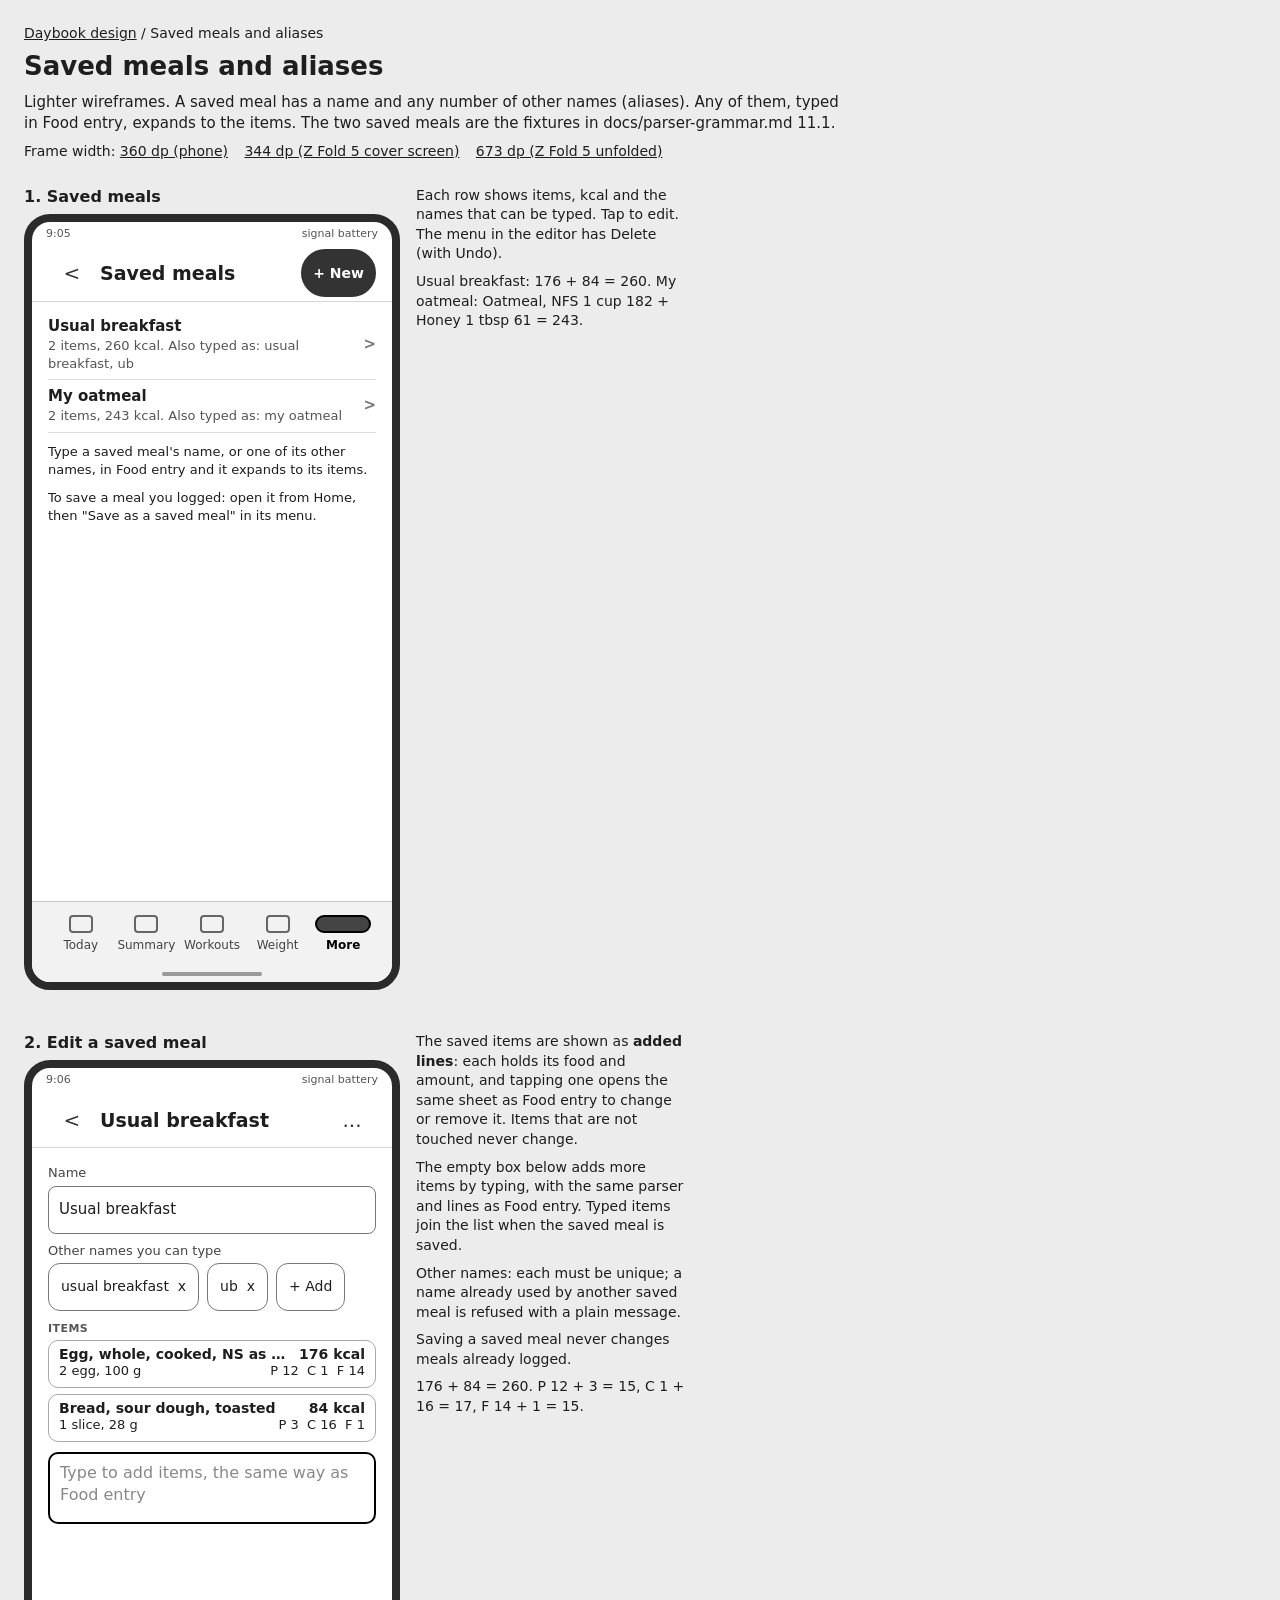
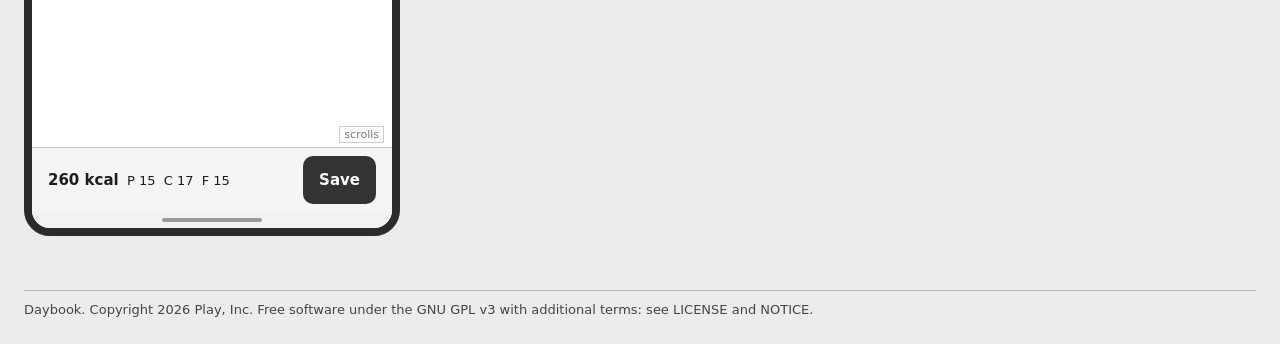
<file: docs/design/saved-meals.html>
<!doctype html>
<html lang="en">
<head>
<meta charset="utf-8">
<meta name="viewport" content="width=device-width, initial-scale=1">
<title>Saved meals and aliases: Daybook wireframe</title>
<link rel="stylesheet" href="wireframe.css">
</head>
<body>
<div id="unfolded"><div id="cover">
<header class="page-head">
<div class="crumbs"><a href="index.html">Daybook design</a> / Saved meals and aliases</div>
<h1>Saved meals and aliases</h1>
<p>Lighter wireframes. A saved meal has a name and any number of other names (aliases). Any of them, typed in Food entry, expands to the items. The two saved meals are the fixtures in docs/parser-grammar.md 11.1.</p>
<div class="widths">Frame width:
<a href="saved-meals.html">360 dp (phone)</a>
<a href="saved-meals.html#cover">344 dp (Z Fold 5 cover screen)</a>
<a href="saved-meals.html#unfolded">673 dp (Z Fold 5 unfolded)</a></div>
</header>
<div class="states"><div class="state"><div><div class="state-title">1. Saved meals</div><div class="phone"><div class="screen "><div class="status"><span>9:05</span><span>signal  battery</span></div><div class="appbar"><div class="iconbtn">&lt;</div><div class="title">Saved meals</div><div class="btn primary small">+ New</div></div><div class="scroll"><div class="row"><div class="grow"><b>Usual breakfast</b><div class="small muted">2 items, 260 kcal. Also typed as: usual breakfast, ub</div></div><span class="chev"></span></div><div class="row"><div class="grow"><b>My oatmeal</b><div class="small muted">2 items, 243 kcal. Also typed as: my oatmeal</div></div><span class="chev"></span></div><div class="small mt">Type a saved meal's name, or one of its other names, in Food entry and it expands to its items.</div><div class="small mt">To save a meal you logged: open it from Home, then "Save as a saved meal" in its menu.</div></div><div class="navbar"><div class="navbar-inner"><div class="tab"><div class="ico"></div>Today</div><div class="tab"><div class="ico"></div>Summary</div><div class="tab"><div class="ico"></div>Workouts</div><div class="tab"><div class="ico"></div>Weight</div><div class="tab on"><div class="ico"></div>More</div></div></div><div class="gesture"></div></div></div></div><div class="notes"><p>Each row shows items, kcal and the names that can be typed. Tap to edit. The menu in the editor has Delete (with Undo).</p><p>Usual breakfast: 176 + 84 = 260. My oatmeal: Oatmeal, NFS 1 cup 182 + Honey 1 tbsp 61 = 243.</p></div></div><div class="state"><div><div class="state-title">2. Edit a saved meal</div><div class="phone"><div class="screen "><div class="status"><span>9:06</span><span>signal  battery</span></div><div class="appbar"><div class="iconbtn">&lt;</div><div class="title">Usual breakfast</div><span class="iconbtn">...</span></div><div class="scroll fade"><div class="fieldlabel">Name</div><div class="field">Usual breakfast</div><div class="fieldlabel">Other names you can type</div><div class="chiprow wrap"><div class="chip">usual breakfast &nbsp;x</div><div class="chip">ub &nbsp;x</div><div class="chip">+ Add</div></div><div class="mt"><div class="linegroup">Items</div><div class="line"><div class="between"><span class="name">Egg, whole, cooked, NS as to cooking method</span><b class="nowrap">176 kcal</b></div><div class="between small"><span class="nowrap">2 egg, 100 g</span><span class="nowrap">P 12 &nbsp;C 1 &nbsp;F 14</span></div></div><div class="line"><div class="between"><span class="name">Bread, sour dough, toasted</span><b class="nowrap">84 kcal</b></div><div class="between small"><span class="nowrap">1 slice, 28 g</span><span class="nowrap">P 3 &nbsp;C 16 &nbsp;F 1</span></div></div></div><div class="textbox mt"><span class="ph">Type to add items, the same way as Food entry</span></div></div><div class="bar"><div class="grow totals"><b>260 kcal</b> &nbsp;P 15 &nbsp;C 17 &nbsp;F 15</div><div class="btn primary square">Save</div></div><div class="gesture"></div></div></div></div><div class="notes"><p>The saved items are shown as <b>added lines</b>: each holds its food and amount, and tapping one opens the same sheet as Food entry to change or remove it. Items that are not touched never change.</p><p>The empty box below adds more items by typing, with the same parser and lines as Food entry. Typed items join the list when the saved meal is saved.</p><p>Other names: each must be unique; a name already used by another saved meal is refused with a plain message.</p><p>Saving a saved meal never changes meals already logged.</p><p>176 + 84 = 260. P 12 + 3 = 15, C 1 + 16 = 17, F 14 + 1 = 15.</p></div></div></div>
<footer class="legal">Daybook. Copyright 2026 Play, Inc. Free software under the GNU GPL v3 with additional terms: see LICENSE and NOTICE.</footer>
</div></div>
</body>
</html>
</file>
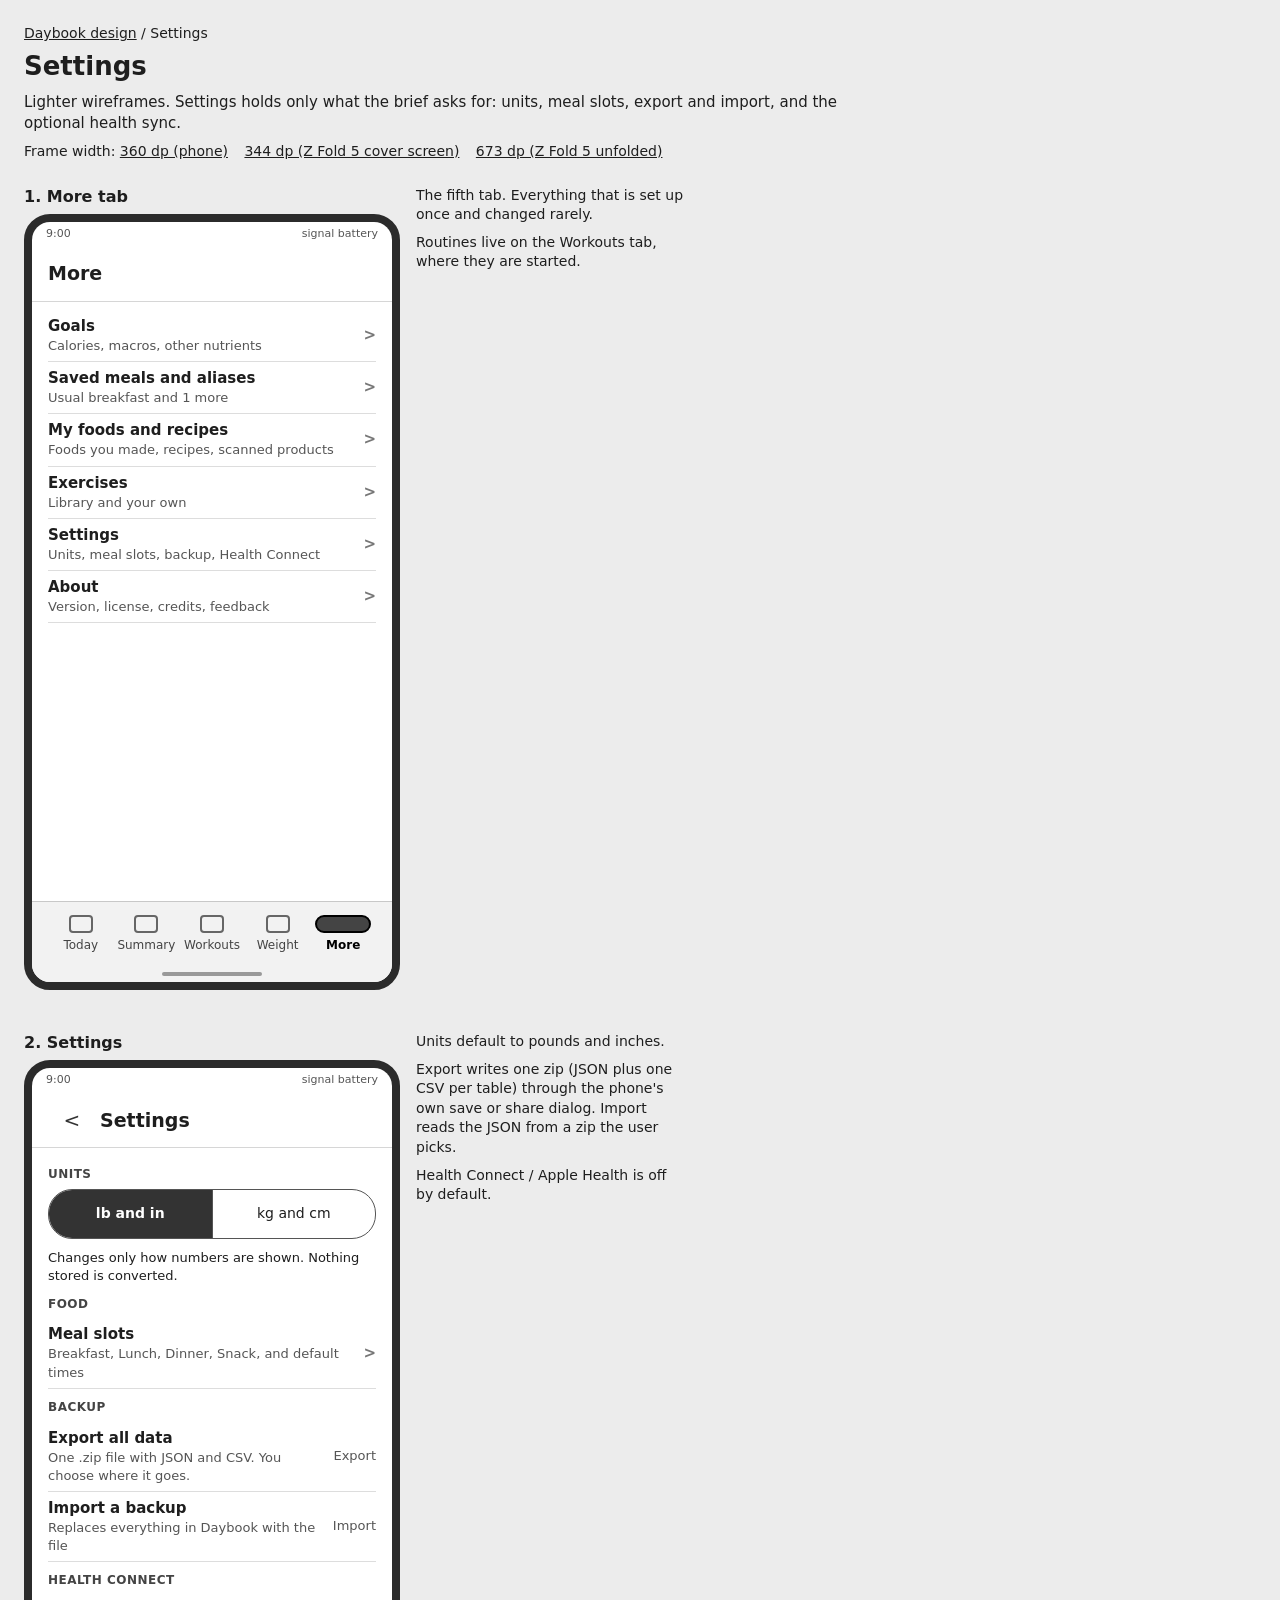
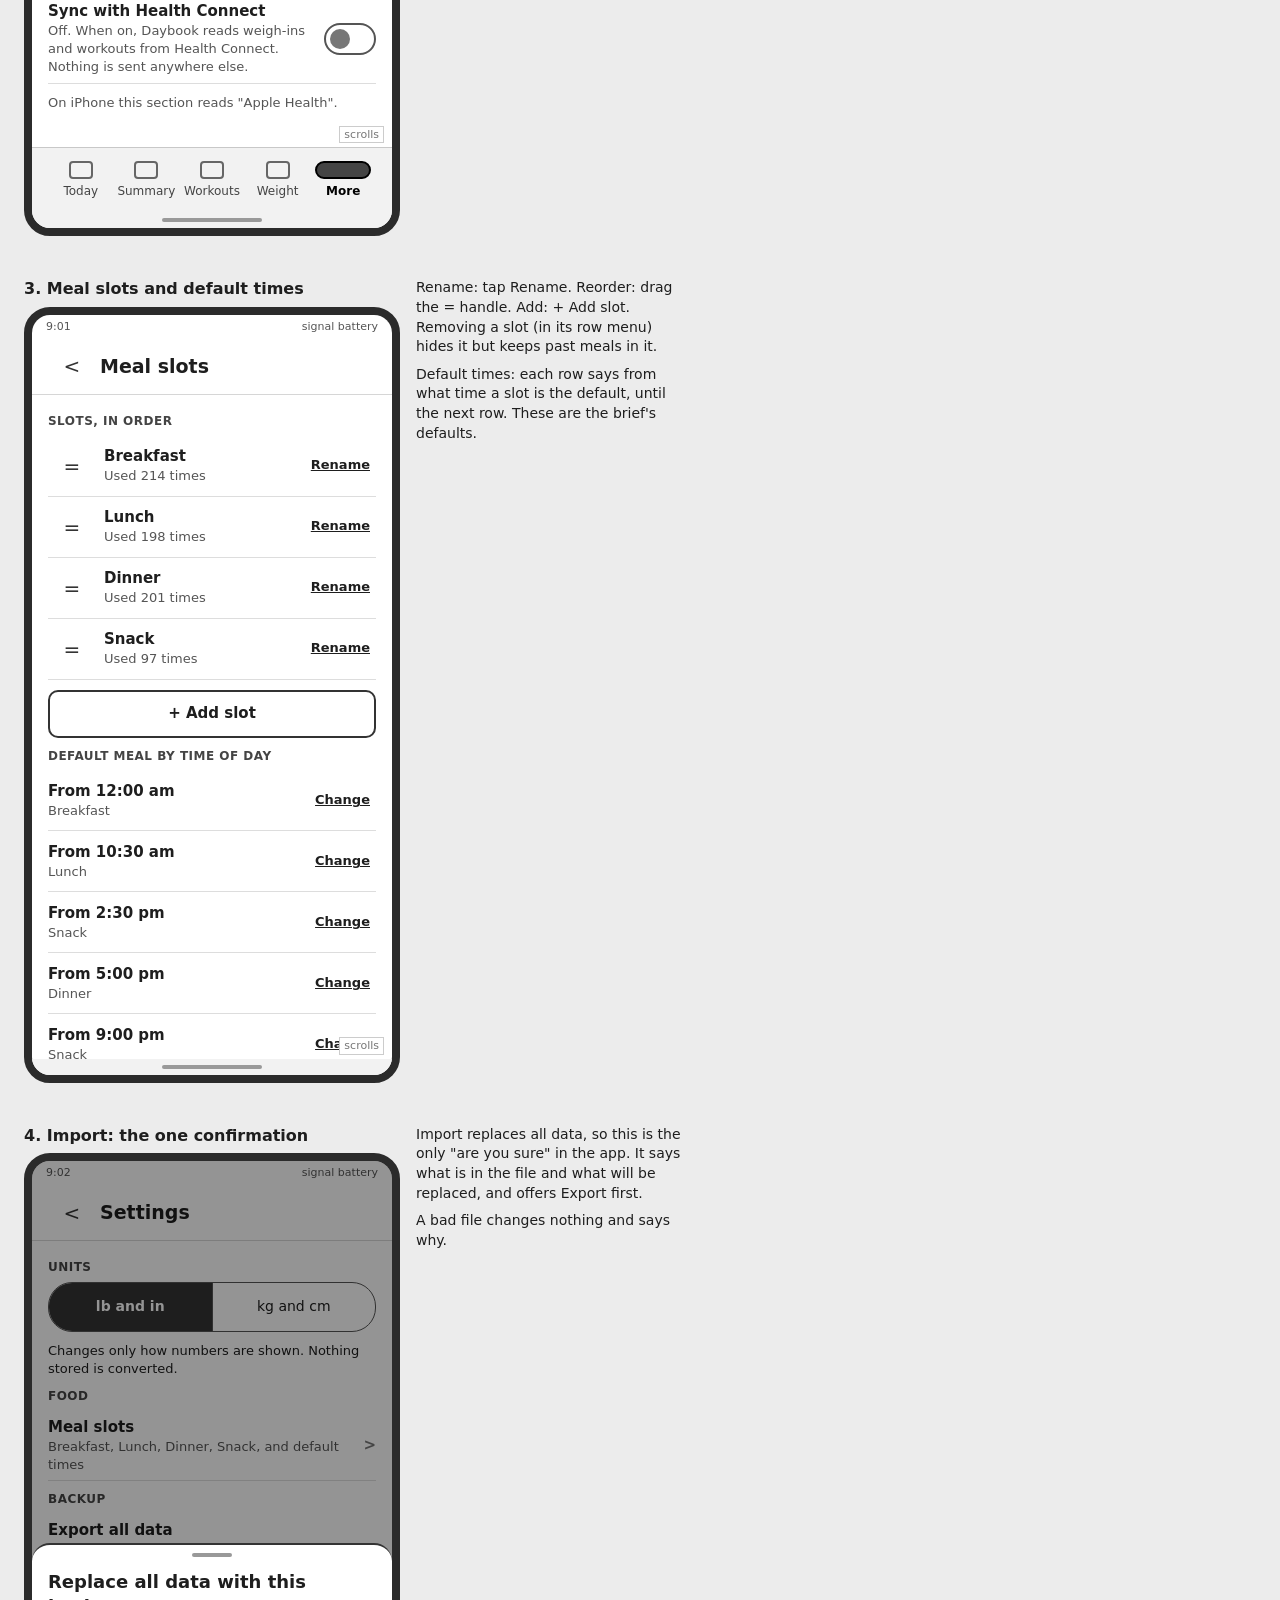
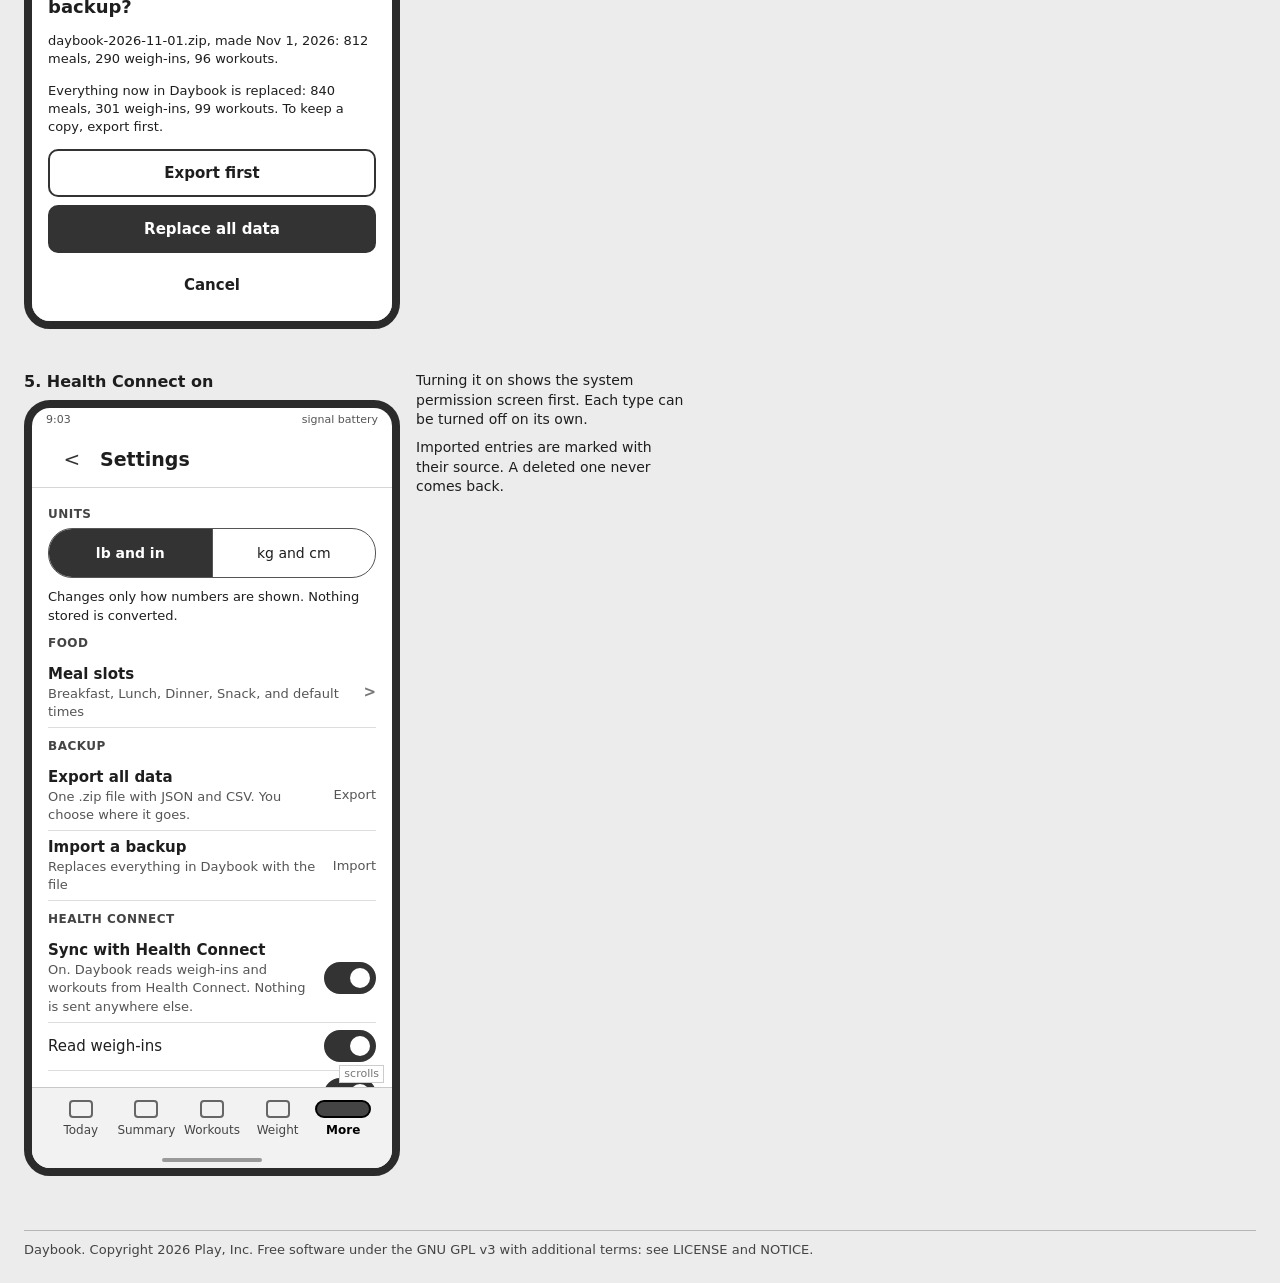
<file: docs/design/settings.html>
<!doctype html>
<html lang="en">
<head>
<meta charset="utf-8">
<meta name="viewport" content="width=device-width, initial-scale=1">
<title>Settings: Daybook wireframe</title>
<link rel="stylesheet" href="wireframe.css">
</head>
<body>
<div id="unfolded"><div id="cover">
<header class="page-head">
<div class="crumbs"><a href="index.html">Daybook design</a> / Settings</div>
<h1>Settings</h1>
<p>Lighter wireframes. Settings holds only what the brief asks for: units, meal slots, export and import, and the optional health sync.</p>
<div class="widths">Frame width:
<a href="settings.html">360 dp (phone)</a>
<a href="settings.html#cover">344 dp (Z Fold 5 cover screen)</a>
<a href="settings.html#unfolded">673 dp (Z Fold 5 unfolded)</a></div>
</header>
<div class="states"><div class="state"><div><div class="state-title">1. More tab</div><div class="phone"><div class="screen "><div class="status"><span>9:00</span><span>signal  battery</span></div><div class="appbar"><div class="title">More</div></div><div class="scroll"><div class="row"><div class="grow"><b>Goals</b><div class="small muted">Calories, macros, other nutrients</div></div><span class="chev"></span></div><div class="row"><div class="grow"><b>Saved meals and aliases</b><div class="small muted">Usual breakfast and 1 more</div></div><span class="chev"></span></div><div class="row"><div class="grow"><b>My foods and recipes</b><div class="small muted">Foods you made, recipes, scanned products</div></div><span class="chev"></span></div><div class="row"><div class="grow"><b>Exercises</b><div class="small muted">Library and your own</div></div><span class="chev"></span></div><div class="row"><div class="grow"><b>Settings</b><div class="small muted">Units, meal slots, backup, Health Connect</div></div><span class="chev"></span></div><div class="row"><div class="grow"><b>About</b><div class="small muted">Version, license, credits, feedback</div></div><span class="chev"></span></div></div><div class="navbar"><div class="navbar-inner"><div class="tab"><div class="ico"></div>Today</div><div class="tab"><div class="ico"></div>Summary</div><div class="tab"><div class="ico"></div>Workouts</div><div class="tab"><div class="ico"></div>Weight</div><div class="tab on"><div class="ico"></div>More</div></div></div><div class="gesture"></div></div></div></div><div class="notes"><p>The fifth tab. Everything that is set up once and changed rarely.</p><p>Routines live on the Workouts tab, where they are started.</p></div></div><div class="state"><div><div class="state-title">2. Settings</div><div class="phone"><div class="screen "><div class="status"><span>9:00</span><span>signal  battery</span></div><div class="appbar"><div class="iconbtn">&lt;</div><div class="title">Settings</div></div><div class="scroll fade"><div class="label">Units</div><div class="seg"><div class="on">lb and in</div><div>kg and cm</div></div><div class="small mt">Changes only how numbers are shown. Nothing stored is converted.</div><div class="label">Food</div><div class="row"><div class="grow"><b>Meal slots</b><div class="small muted">Breakfast, Lunch, Dinner, Snack, and default times</div></div><span class="chev"></span></div><div class="label">Backup</div><div class="row"><div class="grow"><b>Export all data</b><div class="small muted">One .zip file with JSON and CSV. You choose where it goes.</div></div><span class="small muted">Export</span></div><div class="row"><div class="grow"><b>Import a backup</b><div class="small muted">Replaces everything in Daybook with the file</div></div><span class="small muted">Import</span></div><div class="label">Health Connect</div><div class="row"><div class="grow"><b>Sync with Health Connect</b><div class="small muted">Off. When on, Daybook reads weigh-ins and workouts from Health Connect. Nothing is sent anywhere else.</div></div><div class="toggle"></div></div><div class="small mt muted">On iPhone this section reads "Apple Health".</div></div><div class="navbar"><div class="navbar-inner"><div class="tab"><div class="ico"></div>Today</div><div class="tab"><div class="ico"></div>Summary</div><div class="tab"><div class="ico"></div>Workouts</div><div class="tab"><div class="ico"></div>Weight</div><div class="tab on"><div class="ico"></div>More</div></div></div><div class="gesture"></div></div></div></div><div class="notes"><p>Units default to pounds and inches.</p><p>Export writes one zip (JSON plus one CSV per table) through the phone's own save or share dialog. Import reads the JSON from a zip the user picks.</p><p>Health Connect / Apple Health is off by default.</p></div></div><div class="state"><div><div class="state-title">3. Meal slots and default times</div><div class="phone"><div class="screen "><div class="status"><span>9:01</span><span>signal  battery</span></div><div class="appbar"><div class="iconbtn">&lt;</div><div class="title">Meal slots</div></div><div class="scroll fade"><div class="label">Slots, in order</div><div class="row"><span class="iconbtn" title="Drag to reorder">=</span><div class="grow"><b>Breakfast</b><div class="small muted">Used 214 times</div></div><span class="link small">Rename</span></div><div class="row"><span class="iconbtn" title="Drag to reorder">=</span><div class="grow"><b>Lunch</b><div class="small muted">Used 198 times</div></div><span class="link small">Rename</span></div><div class="row"><span class="iconbtn" title="Drag to reorder">=</span><div class="grow"><b>Dinner</b><div class="small muted">Used 201 times</div></div><span class="link small">Rename</span></div><div class="row"><span class="iconbtn" title="Drag to reorder">=</span><div class="grow"><b>Snack</b><div class="small muted">Used 97 times</div></div><span class="link small">Rename</span></div><div class="btn square block mt">+ Add slot</div><div class="label">Default meal by time of day</div><div class="row"><div class="grow"><b>From 12:00 am</b><div class="small muted">Breakfast</div></div><span class="link small">Change</span></div><div class="row"><div class="grow"><b>From 10:30 am</b><div class="small muted">Lunch</div></div><span class="link small">Change</span></div><div class="row"><div class="grow"><b>From 2:30 pm</b><div class="small muted">Snack</div></div><span class="link small">Change</span></div><div class="row"><div class="grow"><b>From 5:00 pm</b><div class="small muted">Dinner</div></div><span class="link small">Change</span></div><div class="row"><div class="grow"><b>From 9:00 pm</b><div class="small muted">Snack</div></div><span class="link small">Change</span></div><div class="linkrow small"><span class="link">+ Add a time</span></div></div><div class="gesture"></div></div></div></div><div class="notes"><p>Rename: tap Rename. Reorder: drag the = handle. Add: + Add slot. Removing a slot (in its row menu) hides it but keeps past meals in it.</p><p>Default times: each row says from what time a slot is the default, until the next row. These are the brief's defaults.</p></div></div><div class="state"><div><div class="state-title">4. Import: the one confirmation</div><div class="phone"><div class="screen "><div class="status"><span>9:02</span><span>signal  battery</span></div><div class="appbar"><div class="iconbtn">&lt;</div><div class="title">Settings</div></div><div class="scroll fade"><div class="label">Units</div><div class="seg"><div class="on">lb and in</div><div>kg and cm</div></div><div class="small mt">Changes only how numbers are shown. Nothing stored is converted.</div><div class="label">Food</div><div class="row"><div class="grow"><b>Meal slots</b><div class="small muted">Breakfast, Lunch, Dinner, Snack, and default times</div></div><span class="chev"></span></div><div class="label">Backup</div><div class="row"><div class="grow"><b>Export all data</b><div class="small muted">One .zip file with JSON and CSV. You choose where it goes.</div></div><span class="small muted">Export</span></div><div class="row"><div class="grow"><b>Import a backup</b><div class="small muted">Replaces everything in Daybook with the file</div></div><span class="small muted">Import</span></div><div class="label">Health Connect</div><div class="row"><div class="grow"><b>Sync with Health Connect</b><div class="small muted">Off. When on, Daybook reads weigh-ins and workouts from Health Connect. Nothing is sent anywhere else.</div></div><div class="toggle"></div></div><div class="small mt muted">On iPhone this section reads "Apple Health".</div></div><div class="navbar"><div class="navbar-inner"><div class="tab"><div class="ico"></div>Today</div><div class="tab"><div class="ico"></div>Summary</div><div class="tab"><div class="ico"></div>Workouts</div><div class="tab"><div class="ico"></div>Weight</div><div class="tab on"><div class="ico"></div>More</div></div></div><div class="gesture"></div><div class="scrim"></div><div class="sheet"><div class="grab"></div><div class="sheet-inner"><h3>Replace all data with this backup?</h3><p class="small">daybook-2026-11-01.zip, made Nov 1, 2026: 812 meals, 290 weigh-ins, 96 workouts.</p><p class="small">Everything now in Daybook is replaced: 840 meals, 301 weigh-ins, 99 workouts. To keep a copy, export first.</p><div class="stack mt"><div class="btn block square">Export first</div><div class="btn primary block square">Replace all data</div><div class="btn flat block">Cancel</div></div></div></div></div></div></div><div class="notes"><p>Import replaces all data, so this is the only "are you sure" in the app. It says what is in the file and what will be replaced, and offers Export first.</p><p>A bad file changes nothing and says why.</p></div></div><div class="state"><div><div class="state-title">5. Health Connect on</div><div class="phone"><div class="screen "><div class="status"><span>9:03</span><span>signal  battery</span></div><div class="appbar"><div class="iconbtn">&lt;</div><div class="title">Settings</div></div><div class="scroll fade"><div class="label">Units</div><div class="seg"><div class="on">lb and in</div><div>kg and cm</div></div><div class="small mt">Changes only how numbers are shown. Nothing stored is converted.</div><div class="label">Food</div><div class="row"><div class="grow"><b>Meal slots</b><div class="small muted">Breakfast, Lunch, Dinner, Snack, and default times</div></div><span class="chev"></span></div><div class="label">Backup</div><div class="row"><div class="grow"><b>Export all data</b><div class="small muted">One .zip file with JSON and CSV. You choose where it goes.</div></div><span class="small muted">Export</span></div><div class="row"><div class="grow"><b>Import a backup</b><div class="small muted">Replaces everything in Daybook with the file</div></div><span class="small muted">Import</span></div><div class="label">Health Connect</div><div class="row"><div class="grow"><b>Sync with Health Connect</b><div class="small muted">On. Daybook reads weigh-ins and workouts from Health Connect. Nothing is sent anywhere else.</div></div><div class="toggle on"></div></div><div class="row"><div class="grow">Read weigh-ins</div><div class="toggle on"></div></div><div class="row"><div class="grow">Read workouts</div><div class="toggle on"></div></div><div class="small muted">Last read 7:05 am.</div><div class="small mt muted">On iPhone this section reads "Apple Health".</div></div><div class="navbar"><div class="navbar-inner"><div class="tab"><div class="ico"></div>Today</div><div class="tab"><div class="ico"></div>Summary</div><div class="tab"><div class="ico"></div>Workouts</div><div class="tab"><div class="ico"></div>Weight</div><div class="tab on"><div class="ico"></div>More</div></div></div><div class="gesture"></div></div></div></div><div class="notes"><p>Turning it on shows the system permission screen first. Each type can be turned off on its own.</p><p>Imported entries are marked with their source. A deleted one never comes back.</p></div></div></div>
<footer class="legal">Daybook. Copyright 2026 Play, Inc. Free software under the GNU GPL v3 with additional terms: see LICENSE and NOTICE.</footer>
</div></div>
</body>
</html>
</file>
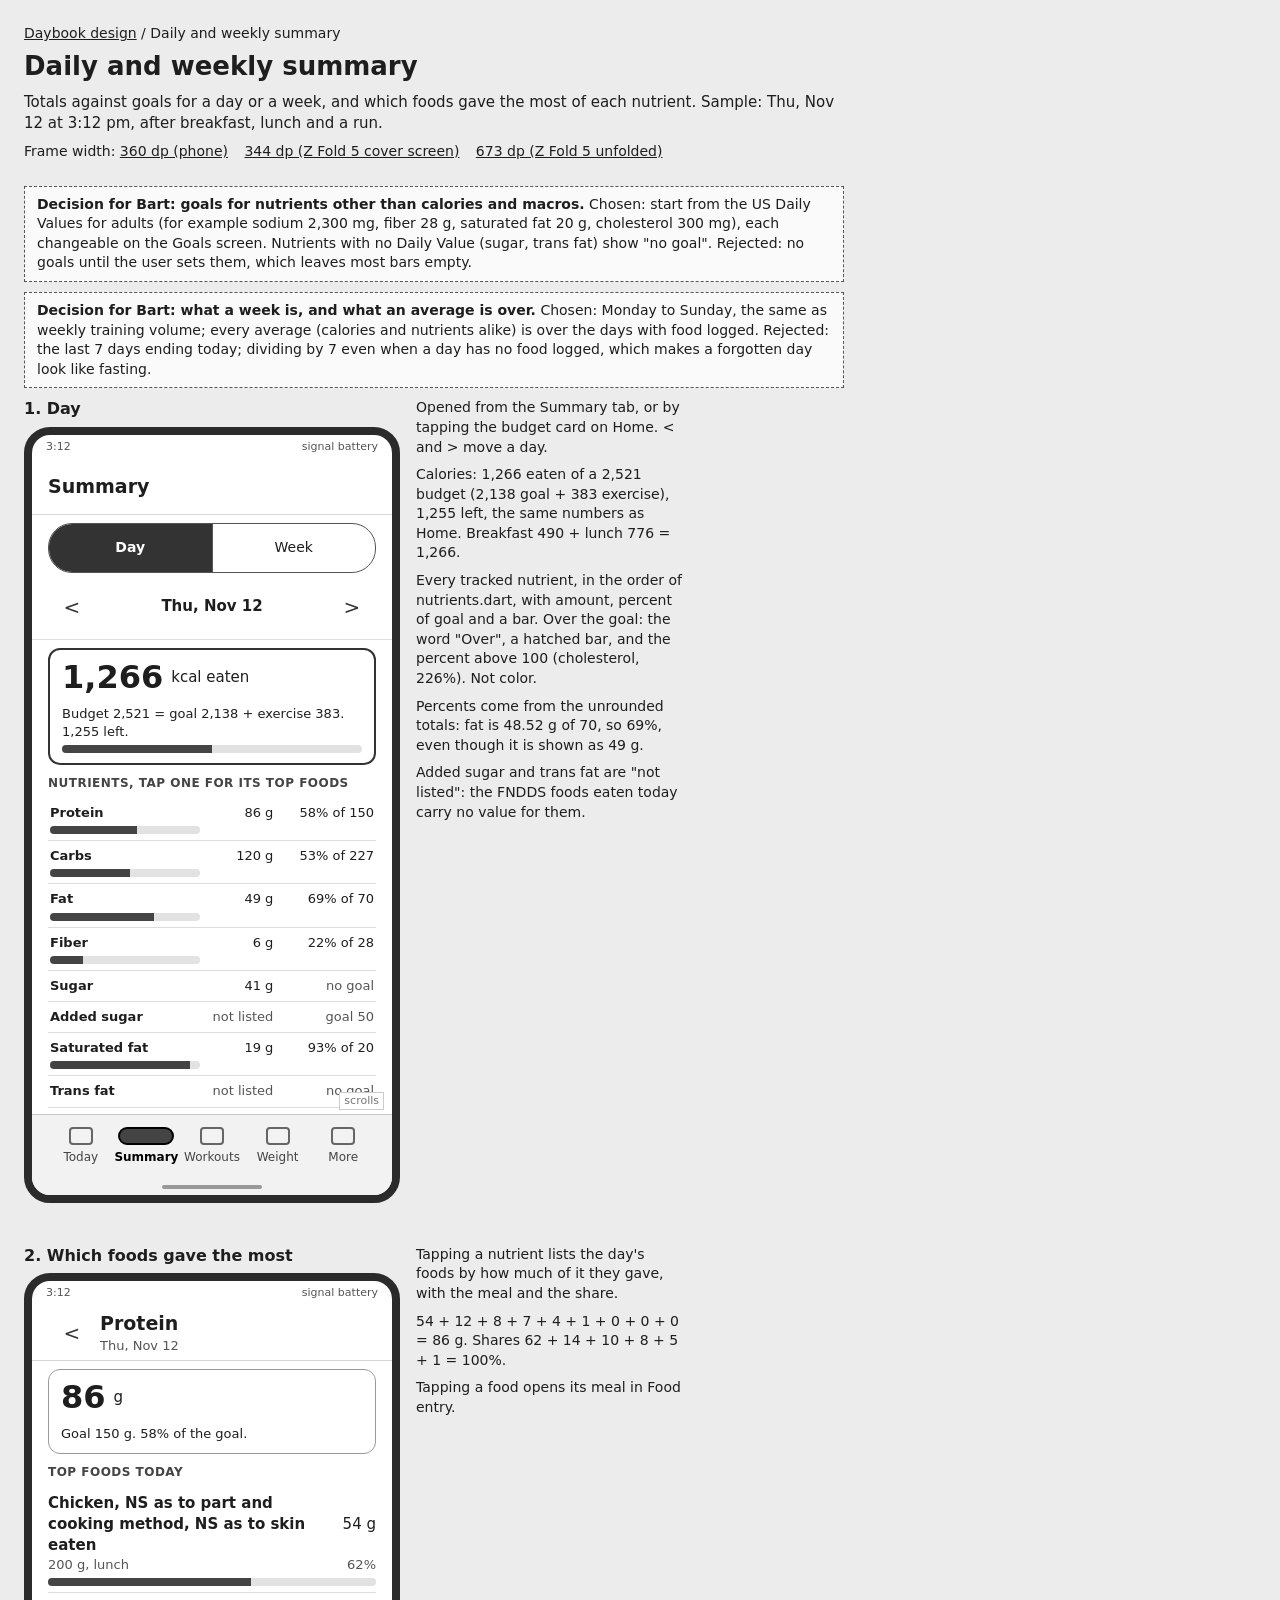
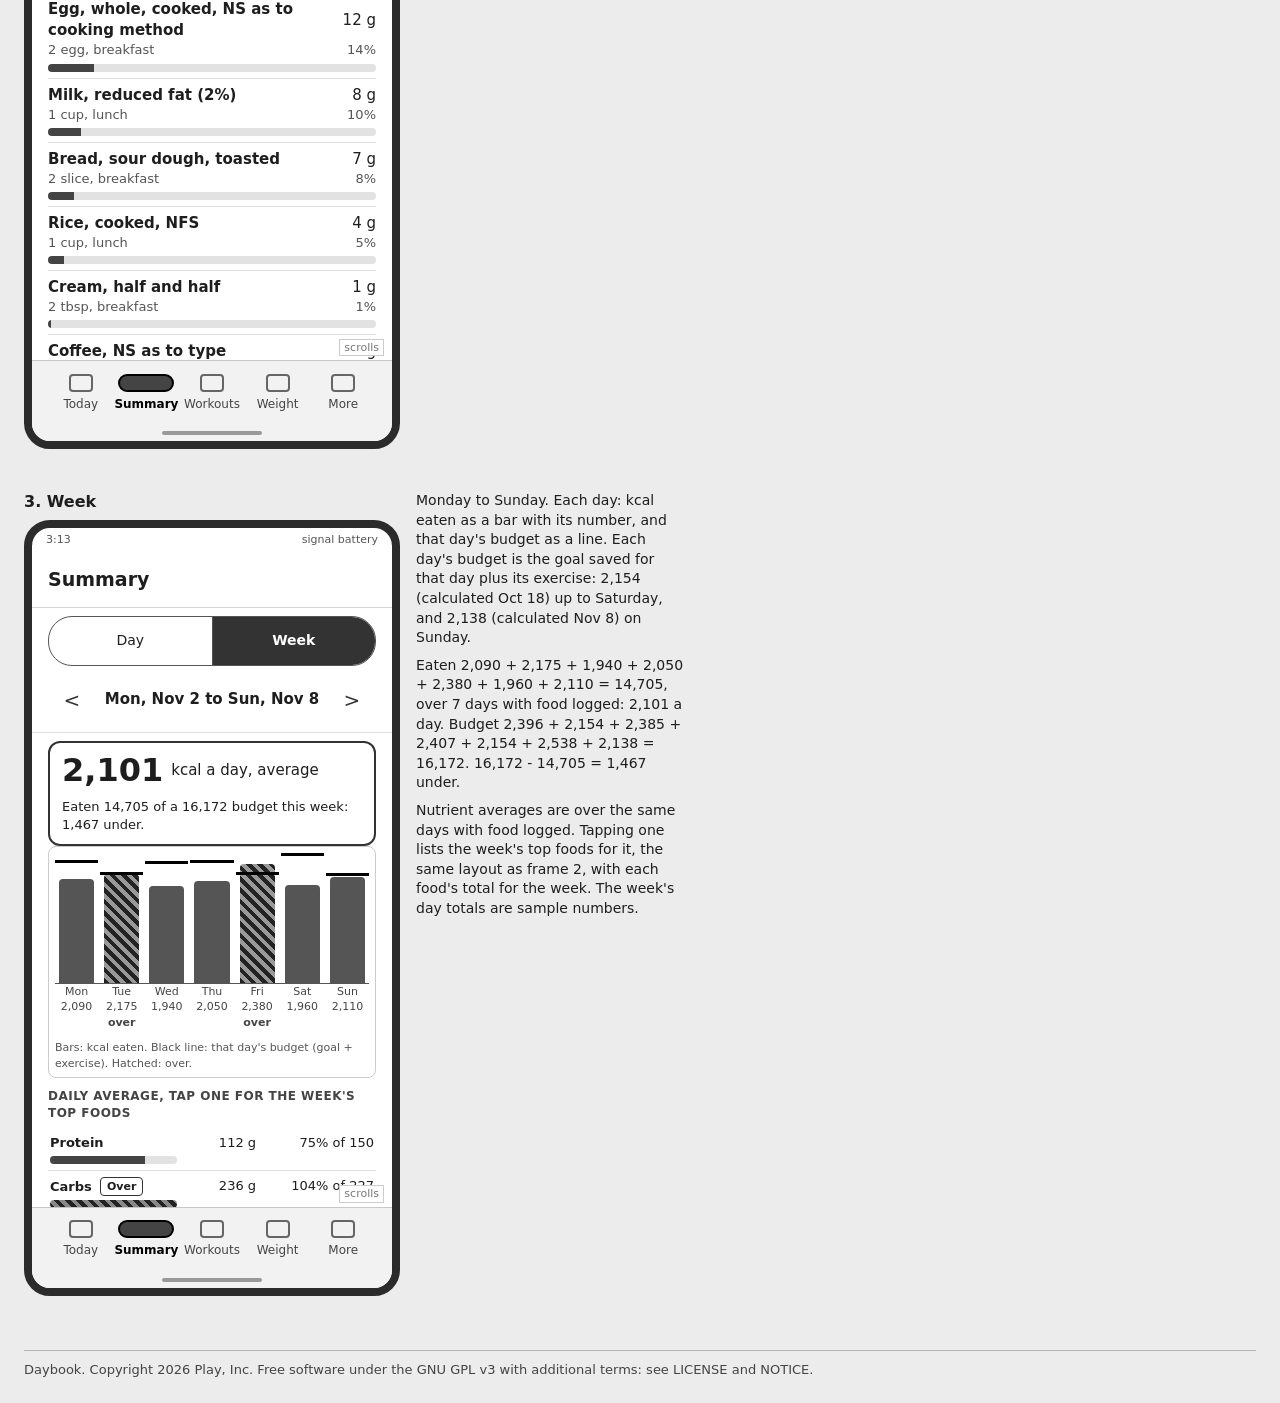
<file: docs/design/summary.html>
<!doctype html>
<html lang="en">
<head>
<meta charset="utf-8">
<meta name="viewport" content="width=device-width, initial-scale=1">
<title>Daily and weekly summary: Daybook wireframe</title>
<link rel="stylesheet" href="wireframe.css">
</head>
<body>
<div id="unfolded"><div id="cover">
<header class="page-head">
<div class="crumbs"><a href="index.html">Daybook design</a> / Daily and weekly summary</div>
<h1>Daily and weekly summary</h1>
<p>Totals against goals for a day or a week, and which foods gave the most of each nutrient. Sample: Thu, Nov 12 at 3:12 pm, after breakfast, lunch and a run.</p>
<div class="widths">Frame width:
<a href="summary.html">360 dp (phone)</a>
<a href="summary.html#cover">344 dp (Z Fold 5 cover screen)</a>
<a href="summary.html#unfolded">673 dp (Z Fold 5 unfolded)</a></div>
</header>
<div class="decision"><b>Decision for Bart: goals for nutrients other than calories and macros.</b> Chosen: start from the US Daily Values for adults (for example sodium 2,300 mg, fiber 28 g, saturated fat 20 g, cholesterol 300 mg), each changeable on the Goals screen. Nutrients with no Daily Value (sugar, trans fat) show "no goal". Rejected: no goals until the user sets them, which leaves most bars empty.</div><div class="decision"><b>Decision for Bart: what a week is, and what an average is over.</b> Chosen: Monday to Sunday, the same as weekly training volume; every average (calories and nutrients alike) is over the days with food logged. Rejected: the last 7 days ending today; dividing by 7 even when a day has no food logged, which makes a forgotten day look like fasting.</div><div class="states"><div class="state"><div><div class="state-title">1. Day</div><div class="phone"><div class="screen "><div class="status"><span>3:12</span><span>signal  battery</span></div><div class="appbar"><div class="title">Summary</div></div><div class="tabs-row" style="display:block;padding-top:8px;padding-bottom:8px"><div class="seg"><div class="on">Day</div><div>Week</div></div><div class="flex mt"><div class="iconbtn">&lt;</div><div class="grow center"><b>Thu, Nov 12</b></div><div class="iconbtn">&gt;</div></div></div><div class="scroll fade"><div class="card thick"><div class="flex"><span class="big">1,266</span><span>kcal eaten</span></div><div class="small mt">Budget 2,521 = goal 2,138 + exercise 383. 1,255 left.</div><div class="meter"><div style="width:50%"></div></div></div><div class="label">Nutrients, tap one for its top foods</div><table class="nut"><tr><td><b>Protein</b><div class="meter"><div style="width:58%"></div></div></td><td class="n">86 g</td><td class="n">58% of 150</td></tr><tr><td><b>Carbs</b><div class="meter"><div style="width:53%"></div></div></td><td class="n">120 g</td><td class="n">53% of 227</td></tr><tr><td><b>Fat</b><div class="meter"><div style="width:69%"></div></div></td><td class="n">49 g</td><td class="n">69% of 70</td></tr><tr><td><b>Fiber</b><div class="meter"><div style="width:22%"></div></div></td><td class="n">6 g</td><td class="n">22% of 28</td></tr><tr><td><b>Sugar</b></td><td class="n">41 g</td><td class="n muted">no goal</td></tr><tr><td><b>Added sugar</b></td><td class="n muted">not listed</td><td class="n muted">goal 50</td></tr><tr><td><b>Saturated fat</b><div class="meter"><div style="width:93%"></div></div></td><td class="n">19 g</td><td class="n">93% of 20</td></tr><tr><td><b>Trans fat</b></td><td class="n muted">not listed</td><td class="n muted">no goal</td></tr><tr><td><b>Cholesterol</b> <span class="badge">Over</span><div class="meter over"><div style="width:100%"></div></div></td><td class="n">679 mg</td><td class="n">226% of 300</td></tr><tr><td><b>Sodium</b><div class="meter"><div style="width:80%"></div></div></td><td class="n">1,837 mg</td><td class="n">80% of 2,300</td></tr><tr><td><b>Potassium</b><div class="meter"><div style="width:35%"></div></div></td><td class="n">1,627 mg</td><td class="n">35% of 4,700</td></tr><tr><td><b>Calcium</b><div class="meter"><div style="width:37%"></div></div></td><td class="n">481 mg</td><td class="n">37% of 1,300</td></tr><tr><td><b>Iron</b><div class="meter"><div style="width:42%"></div></div></td><td class="n">7.5 mg</td><td class="n">42% of 18</td></tr></table><div class="small mt">"not listed": none of today's foods has a value for it in the data, so no total is shown rather than a wrong 0.</div><div class="small mt">The list continues: magnesium, zinc, vitamins A, C, D, E, K, B6, B12, folate.</div></div><div class="navbar"><div class="navbar-inner"><div class="tab"><div class="ico"></div>Today</div><div class="tab on"><div class="ico"></div>Summary</div><div class="tab"><div class="ico"></div>Workouts</div><div class="tab"><div class="ico"></div>Weight</div><div class="tab"><div class="ico"></div>More</div></div></div><div class="gesture"></div></div></div></div><div class="notes"><p>Opened from the Summary tab, or by tapping the budget card on Home. &lt; and &gt; move a day.</p><p>Calories: 1,266 eaten of a 2,521 budget (2,138 goal + 383 exercise), 1,255 left, the same numbers as Home. Breakfast 490 + lunch 776 = 1,266.</p><p>Every tracked nutrient, in the order of nutrients.dart, with amount, percent of goal and a bar. Over the goal: the word "Over", a hatched bar, and the percent above 100 (cholesterol, 226%). Not color.</p><p>Percents come from the unrounded totals: fat is 48.52 g of 70, so 69%, even though it is shown as 49 g.</p><p>Added sugar and trans fat are "not listed": the FNDDS foods eaten today carry no value for them.</p></div></div><div class="state"><div><div class="state-title">2. Which foods gave the most</div><div class="phone"><div class="screen "><div class="status"><span>3:12</span><span>signal  battery</span></div><div class="appbar"><div class="iconbtn">&lt;</div><div class="title">Protein <div class="sub">Thu, Nov 12</div></div></div><div class="scroll fade"><div class="card"><div class="flex"><span class="big">86</span><span>g</span></div><div class="small mt">Goal 150 g. 58% of the goal.</div></div><div class="label">Top foods today</div><div class="row"><div class="grow"><div class="between"><b style="min-width:0">Chicken, NS as to part and cooking method, NS as to skin eaten</b><span class="nowrap">54 g</span></div><div class="between small muted"><span>200 g, lunch</span><span>62%</span></div><div class="meter"><div style="width:62%"></div></div></div></div><div class="row"><div class="grow"><div class="between"><b style="min-width:0">Egg, whole, cooked, NS as to cooking method</b><span class="nowrap">12 g</span></div><div class="between small muted"><span>2 egg, breakfast</span><span>14%</span></div><div class="meter"><div style="width:14%"></div></div></div></div><div class="row"><div class="grow"><div class="between"><b style="min-width:0">Milk, reduced fat (2%)</b><span class="nowrap">8 g</span></div><div class="between small muted"><span>1 cup, lunch</span><span>10%</span></div><div class="meter"><div style="width:10%"></div></div></div></div><div class="row"><div class="grow"><div class="between"><b style="min-width:0">Bread, sour dough, toasted</b><span class="nowrap">7 g</span></div><div class="between small muted"><span>2 slice, breakfast</span><span>8%</span></div><div class="meter"><div style="width:8%"></div></div></div></div><div class="row"><div class="grow"><div class="between"><b style="min-width:0">Rice, cooked, NFS</b><span class="nowrap">4 g</span></div><div class="between small muted"><span>1 cup, lunch</span><span>5%</span></div><div class="meter"><div style="width:5%"></div></div></div></div><div class="row"><div class="grow"><div class="between"><b style="min-width:0">Cream, half and half</b><span class="nowrap">1 g</span></div><div class="between small muted"><span>2 tbsp, breakfast</span><span>1%</span></div><div class="meter"><div style="width:1%"></div></div></div></div><div class="row"><div class="grow"><div class="between"><b style="min-width:0">Coffee, NS as to type</b><span class="nowrap">0 g</span></div><div class="between small muted"><span>1 small, breakfast</span><span>0%</span></div><div class="meter"><div style="width:0%"></div></div></div></div><div class="row"><div class="grow"><div class="between"><b style="min-width:0">Apple, raw</b><span class="nowrap">0 g</span></div><div class="between small muted"><span>1, lunch</span><span>0%</span></div><div class="meter"><div style="width:0%"></div></div></div></div><div class="row"><div class="grow"><div class="between"><b style="min-width:0">Butter, NFS</b><span class="nowrap">0 g</span></div><div class="between small muted"><span>1 tbsp, breakfast</span><span>0%</span></div><div class="meter"><div style="width:0%"></div></div></div></div></div><div class="navbar"><div class="navbar-inner"><div class="tab"><div class="ico"></div>Today</div><div class="tab on"><div class="ico"></div>Summary</div><div class="tab"><div class="ico"></div>Workouts</div><div class="tab"><div class="ico"></div>Weight</div><div class="tab"><div class="ico"></div>More</div></div></div><div class="gesture"></div></div></div></div><div class="notes"><p>Tapping a nutrient lists the day's foods by how much of it they gave, with the meal and the share.</p><p>54 + 12 + 8 + 7 + 4 + 1 + 0 + 0 + 0 = 86 g. Shares 62 + 14 + 10 + 8 + 5 + 1 = 100%.</p><p>Tapping a food opens its meal in Food entry.</p></div></div><div class="state"><div><div class="state-title">3. Week</div><div class="phone"><div class="screen "><div class="status"><span>3:13</span><span>signal  battery</span></div><div class="appbar"><div class="title">Summary</div></div><div class="tabs-row" style="display:block;padding-top:8px;padding-bottom:8px"><div class="seg"><div>Day</div><div class="on">Week</div></div><div class="flex mt"><div class="iconbtn">&lt;</div><div class="grow center"><b>Mon, Nov 2 to Sun, Nov 8</b></div><div class="iconbtn">&gt;</div></div></div><div class="scroll fade"><div class="card thick"><div class="flex"><span class="big">2,101</span><span>kcal a day, average</span></div><div class="small mt">Eaten 14,705 of a 16,172 budget this week: 1,467 under.</div></div><div class="chart"><div class="flex" style="gap:2px;align-items:flex-end;border-bottom:1px solid #555"><div style="flex:1;position:relative;height:130px"><div style="position:absolute;bottom:0;left:4px;right:4px;height:104px;background:#555;border-radius:4px 4px 0 0"></div><div style="position:absolute;left:0;right:0;bottom:120px;border-top:3px solid #000"></div></div><div style="flex:1;position:relative;height:130px"><div style="position:absolute;bottom:0;left:4px;right:4px;height:109px;background:repeating-linear-gradient(45deg, #222 0 4px, #999 4px 8px);border-radius:4px 4px 0 0"></div><div style="position:absolute;left:0;right:0;bottom:108px;border-top:3px solid #000"></div></div><div style="flex:1;position:relative;height:130px"><div style="position:absolute;bottom:0;left:4px;right:4px;height:97px;background:#555;border-radius:4px 4px 0 0"></div><div style="position:absolute;left:0;right:0;bottom:119px;border-top:3px solid #000"></div></div><div style="flex:1;position:relative;height:130px"><div style="position:absolute;bottom:0;left:4px;right:4px;height:102px;background:#555;border-radius:4px 4px 0 0"></div><div style="position:absolute;left:0;right:0;bottom:120px;border-top:3px solid #000"></div></div><div style="flex:1;position:relative;height:130px"><div style="position:absolute;bottom:0;left:4px;right:4px;height:119px;background:repeating-linear-gradient(45deg, #222 0 4px, #999 4px 8px);border-radius:4px 4px 0 0"></div><div style="position:absolute;left:0;right:0;bottom:108px;border-top:3px solid #000"></div></div><div style="flex:1;position:relative;height:130px"><div style="position:absolute;bottom:0;left:4px;right:4px;height:98px;background:#555;border-radius:4px 4px 0 0"></div><div style="position:absolute;left:0;right:0;bottom:127px;border-top:3px solid #000"></div></div><div style="flex:1;position:relative;height:130px"><div style="position:absolute;bottom:0;left:4px;right:4px;height:106px;background:#555;border-radius:4px 4px 0 0"></div><div style="position:absolute;left:0;right:0;bottom:107px;border-top:3px solid #000"></div></div></div><div class="barlabels" style="gap:2px"><div>Mon<br>2,090</div><div>Tue<br>2,175<br><b>over</b></div><div>Wed<br>1,940</div><div>Thu<br>2,050</div><div>Fri<br>2,380<br><b>over</b></div><div>Sat<br>1,960</div><div>Sun<br>2,110</div></div><div class="tiny muted mt">Bars: kcal eaten. Black line: that day's budget (goal + exercise). Hatched: over.</div></div><div class="label">Daily average, tap one for the week's top foods</div><table class="nut"><tr><td><b>Protein</b><div class="meter"><div style="width:75%"></div></div></td><td class="n">112 g</td><td class="n">75% of 150</td></tr><tr><td><b>Carbs</b> <span class="badge">Over</span><div class="meter over"><div style="width:100%"></div></div></td><td class="n">236 g</td><td class="n">104% of 227</td></tr><tr><td><b>Fat</b> <span class="badge">Over</span><div class="meter over"><div style="width:100%"></div></div></td><td class="n">74 g</td><td class="n">106% of 70</td></tr><tr><td><b>Fiber</b><div class="meter"><div style="width:68%"></div></div></td><td class="n">19 g</td><td class="n">68% of 28</td></tr><tr><td><b>Sodium</b> <span class="badge">Over</span><div class="meter over"><div style="width:100%"></div></div></td><td class="n">2,610 mg</td><td class="n">113% of 2,300</td></tr></table></div><div class="navbar"><div class="navbar-inner"><div class="tab"><div class="ico"></div>Today</div><div class="tab on"><div class="ico"></div>Summary</div><div class="tab"><div class="ico"></div>Workouts</div><div class="tab"><div class="ico"></div>Weight</div><div class="tab"><div class="ico"></div>More</div></div></div><div class="gesture"></div></div></div></div><div class="notes"><p>Monday to Sunday. Each day: kcal eaten as a bar with its number, and that day's budget as a line. Each day's budget is the goal saved for that day plus its exercise: 2,154 (calculated Oct 18) up to Saturday, and 2,138 (calculated Nov 8) on Sunday.</p><p>Eaten 2,090 + 2,175 + 1,940 + 2,050 + 2,380 + 1,960 + 2,110 = 14,705, over 7 days with food logged: 2,101 a day. Budget 2,396 + 2,154 + 2,385 + 2,407 + 2,154 + 2,538 + 2,138 = 16,172. 16,172 - 14,705 = 1,467 under.</p><p>Nutrient averages are over the same days with food logged. Tapping one lists the week's top foods for it, the same layout as frame 2, with each food's total for the week. The week's day totals are sample numbers.</p></div></div></div>
<footer class="legal">Daybook. Copyright 2026 Play, Inc. Free software under the GNU GPL v3 with additional terms: see LICENSE and NOTICE.</footer>
</div></div>
</body>
</html>
</file>
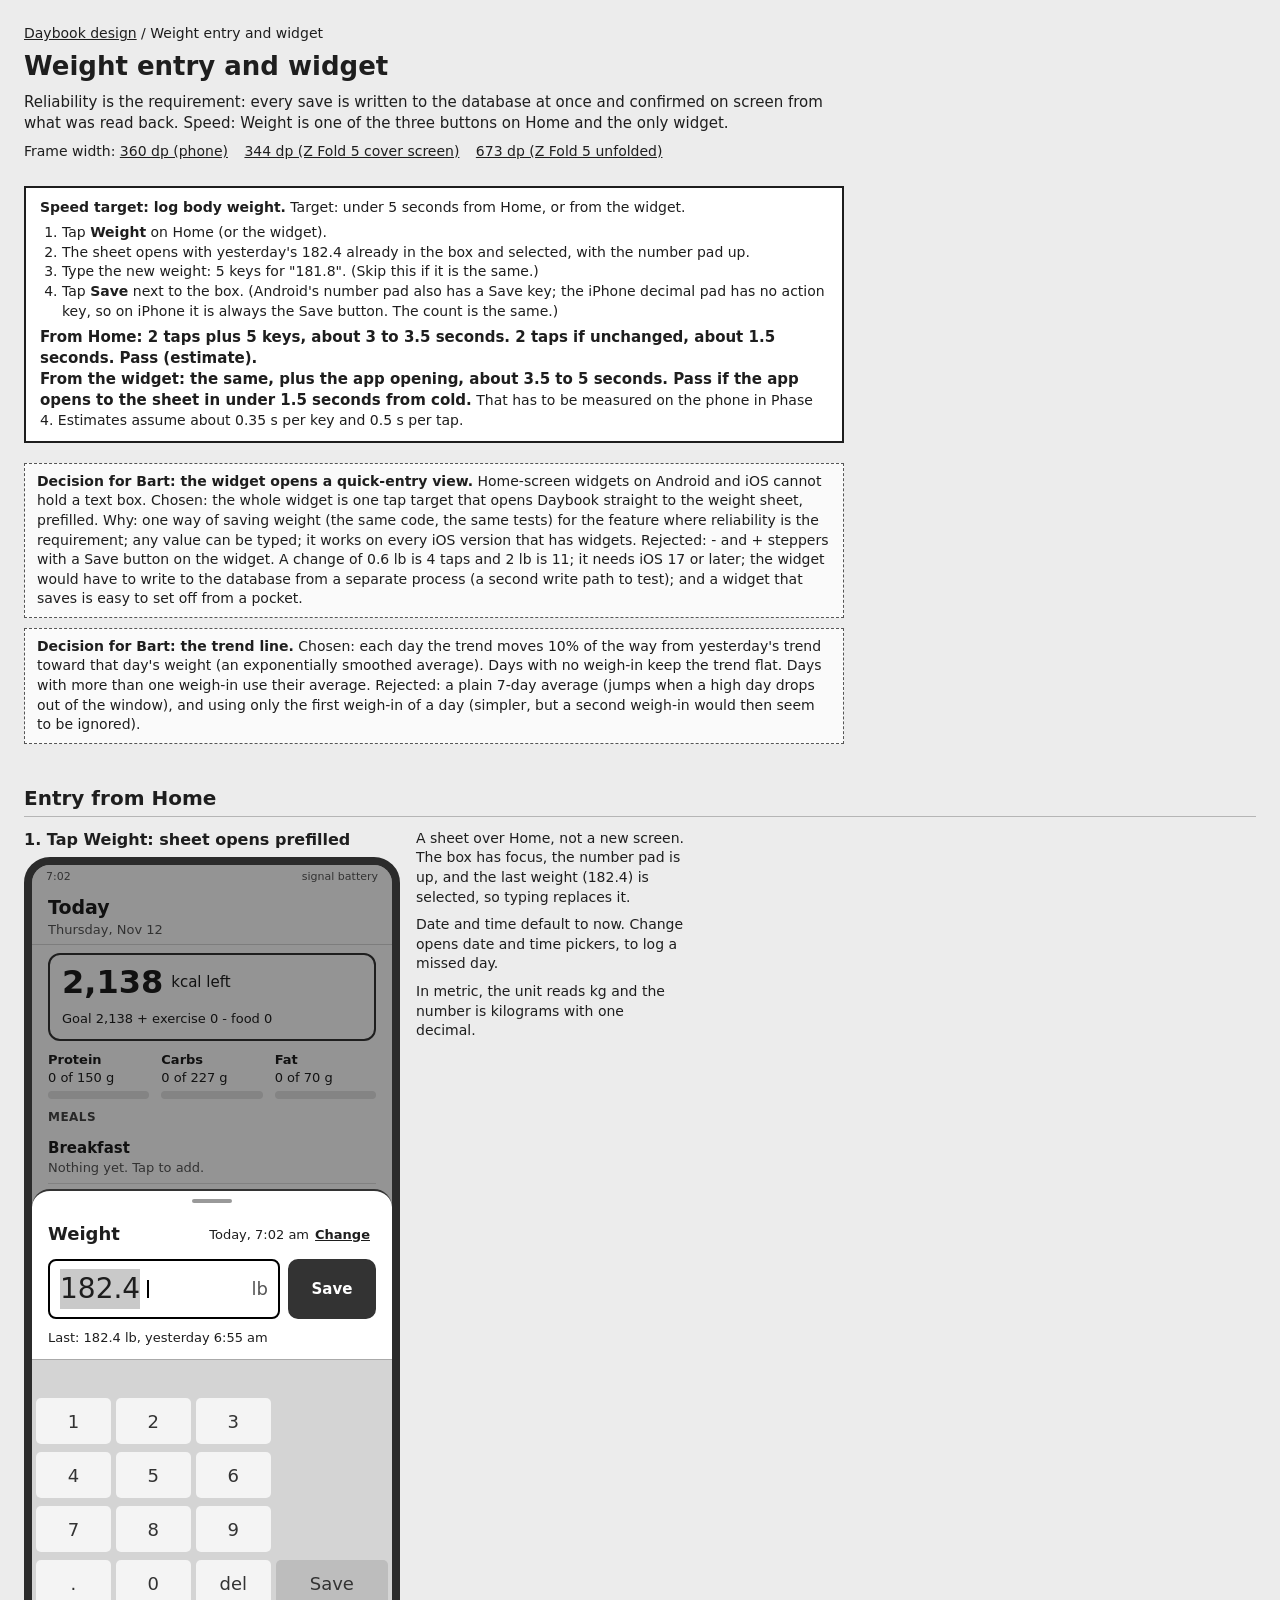
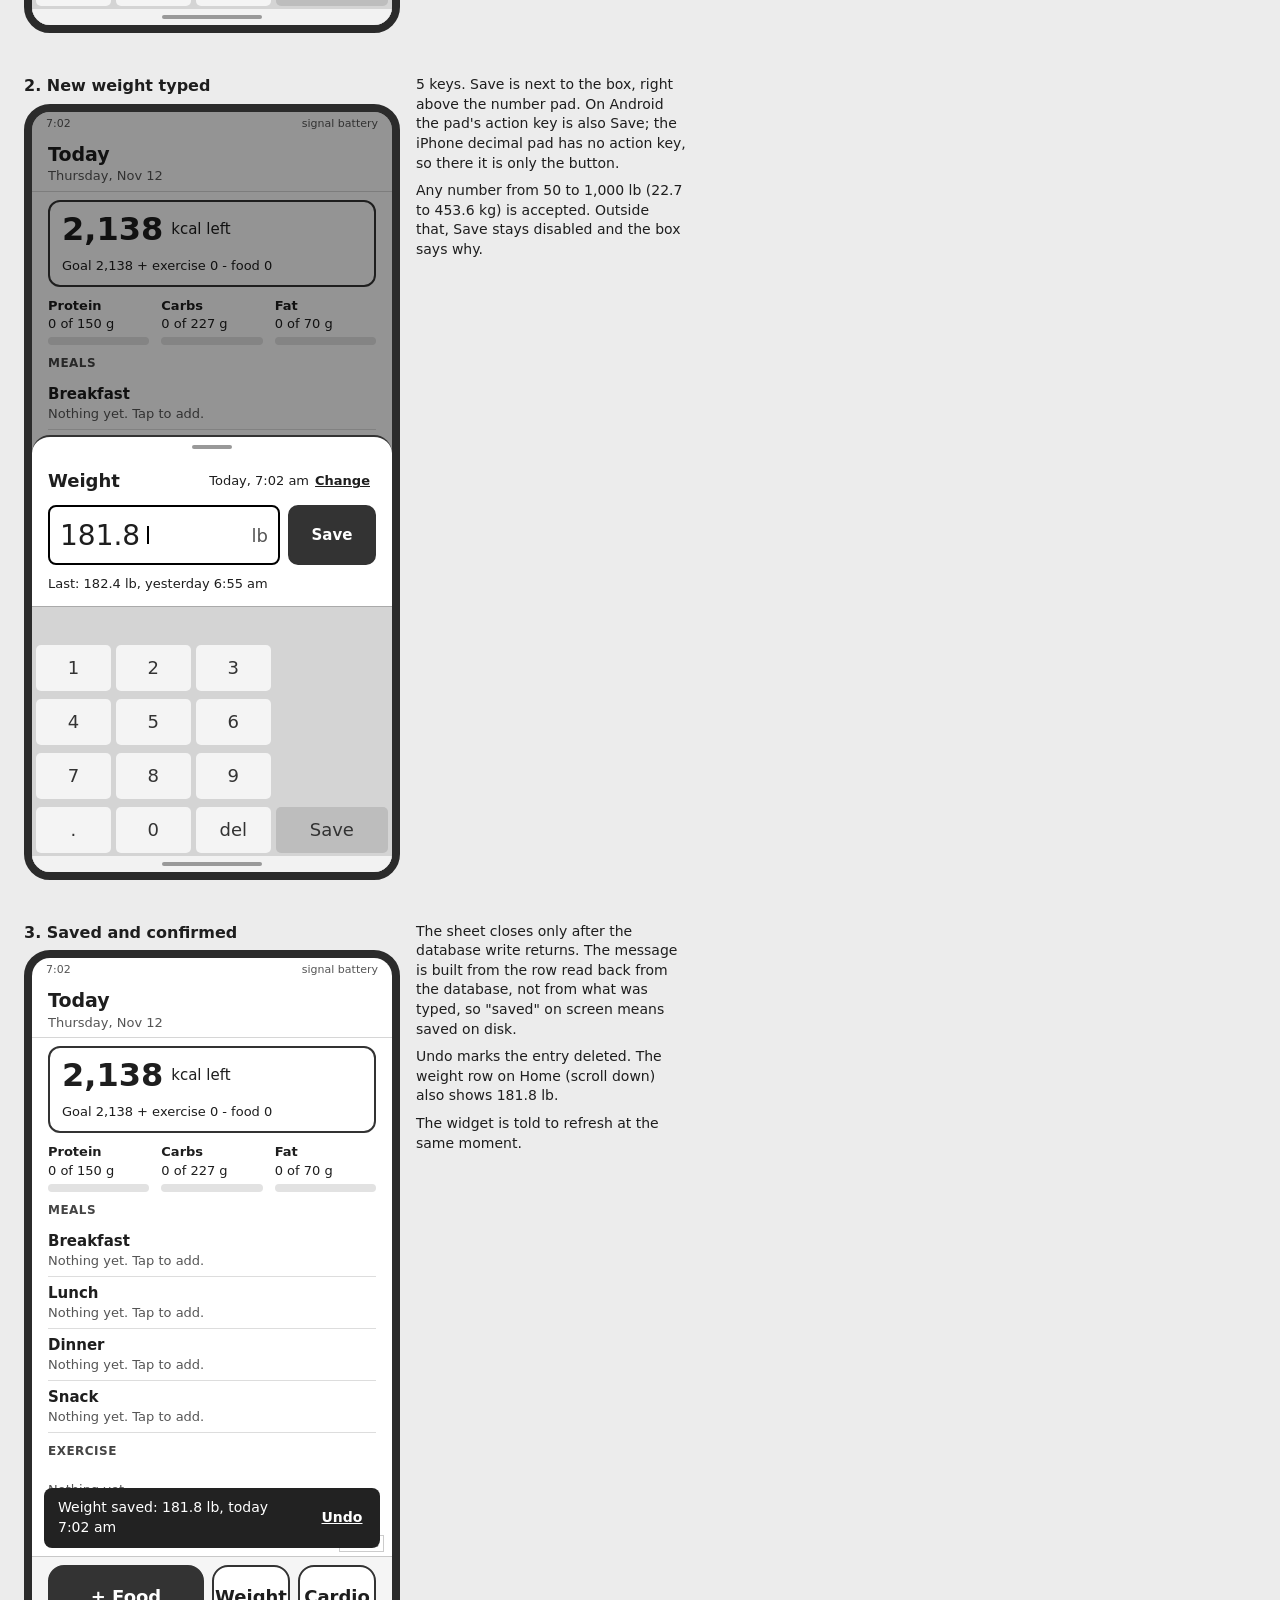
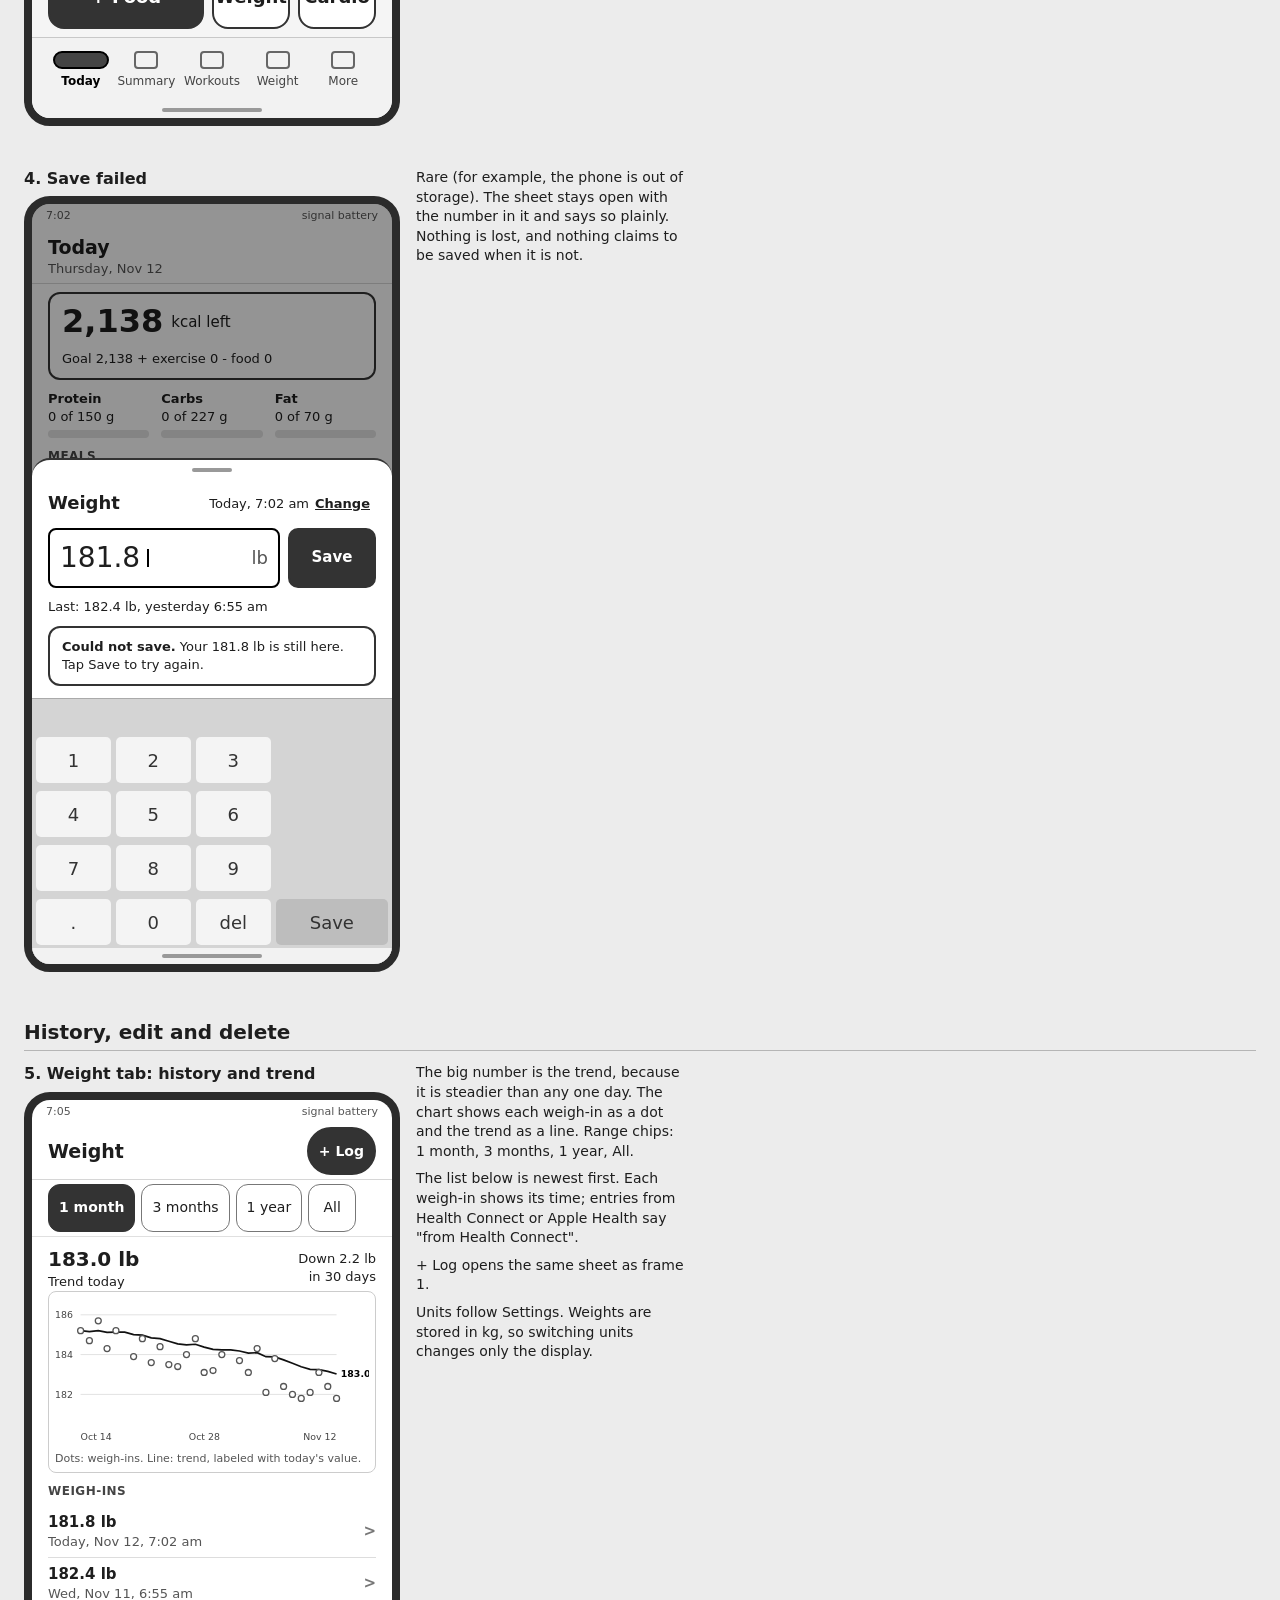
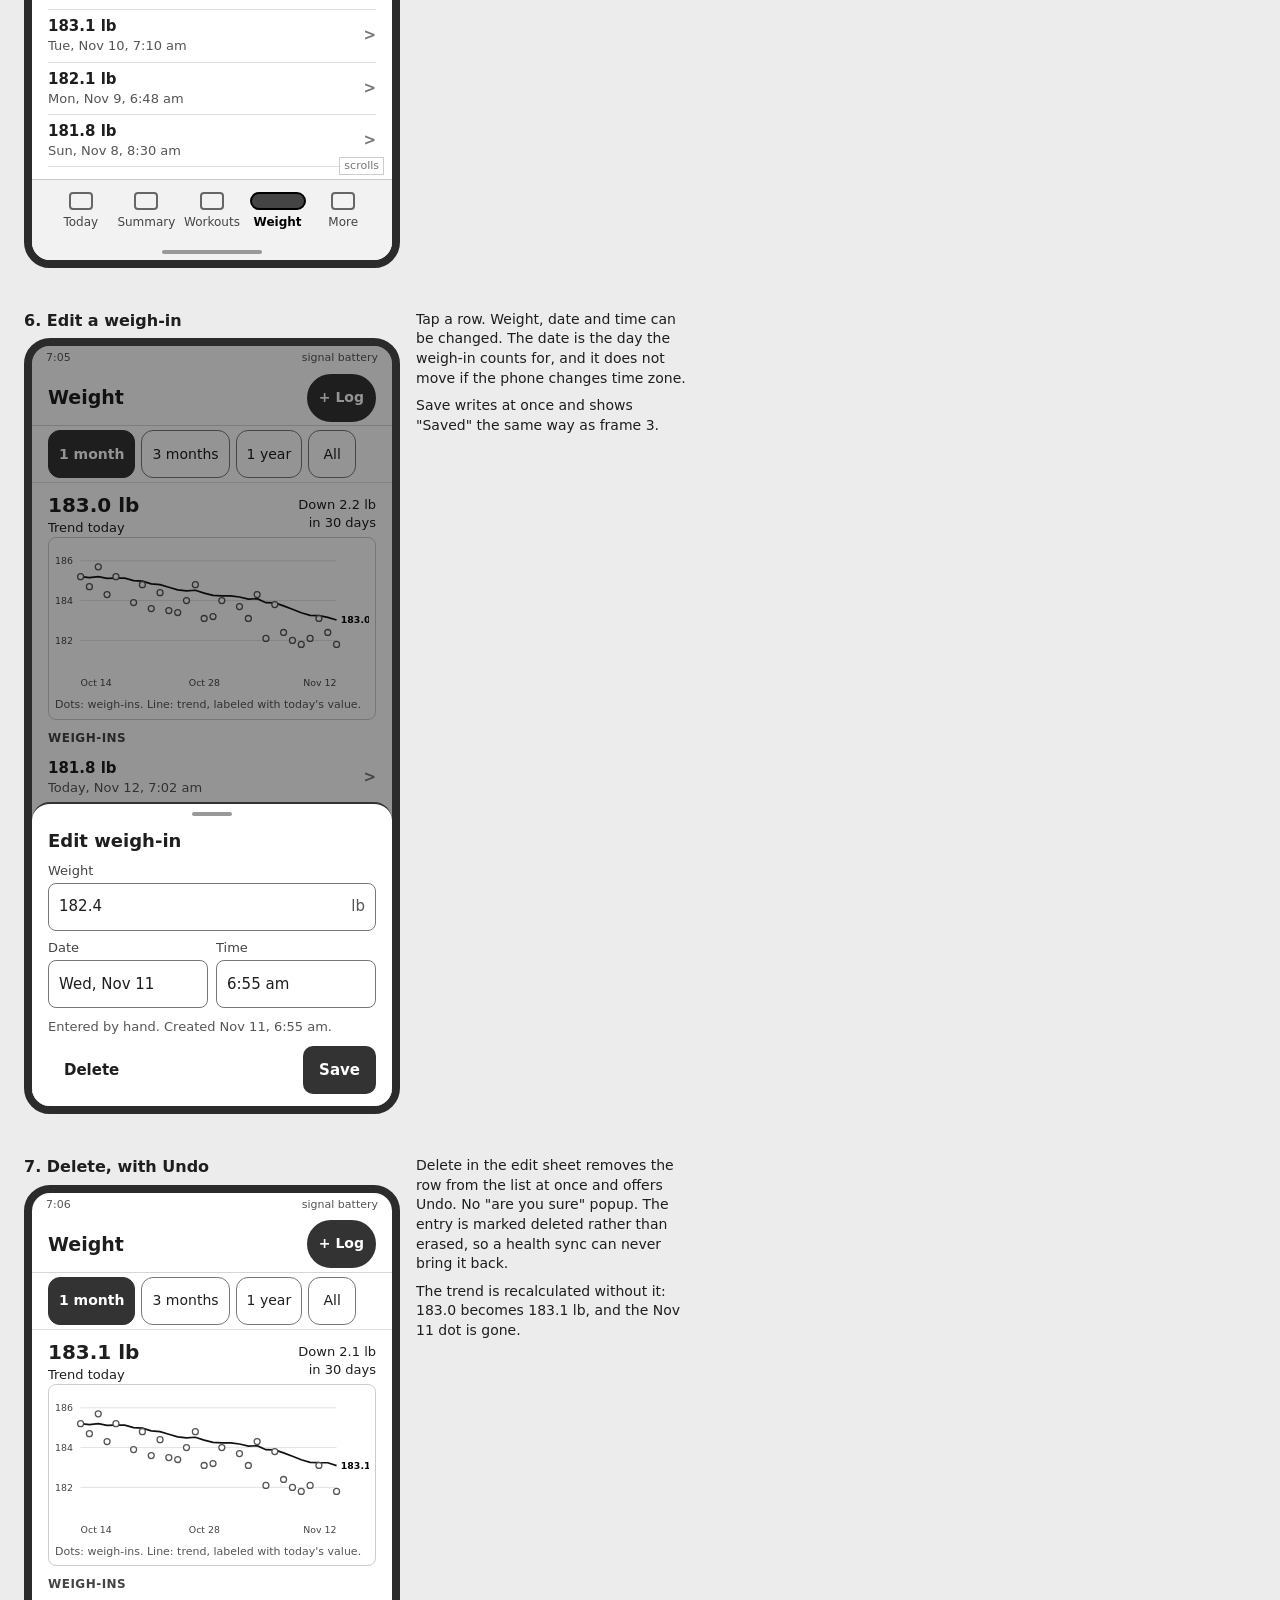
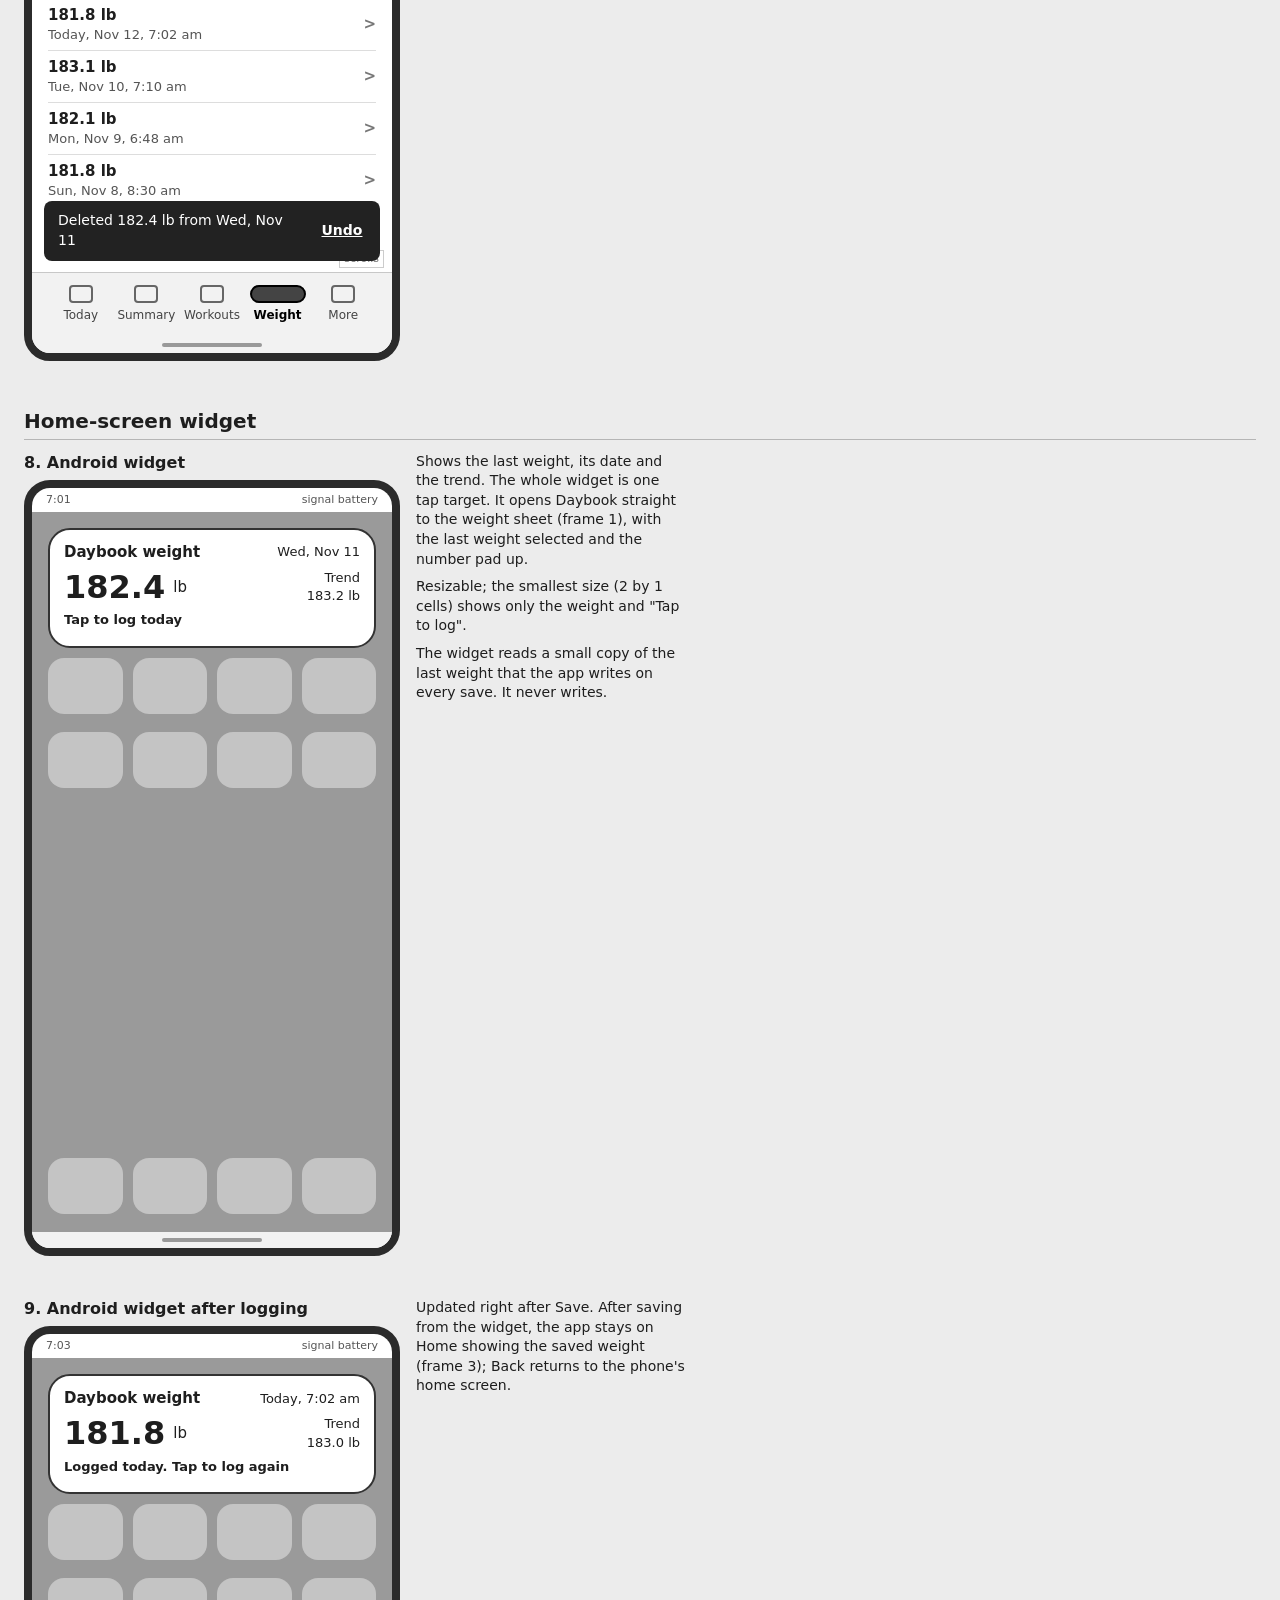
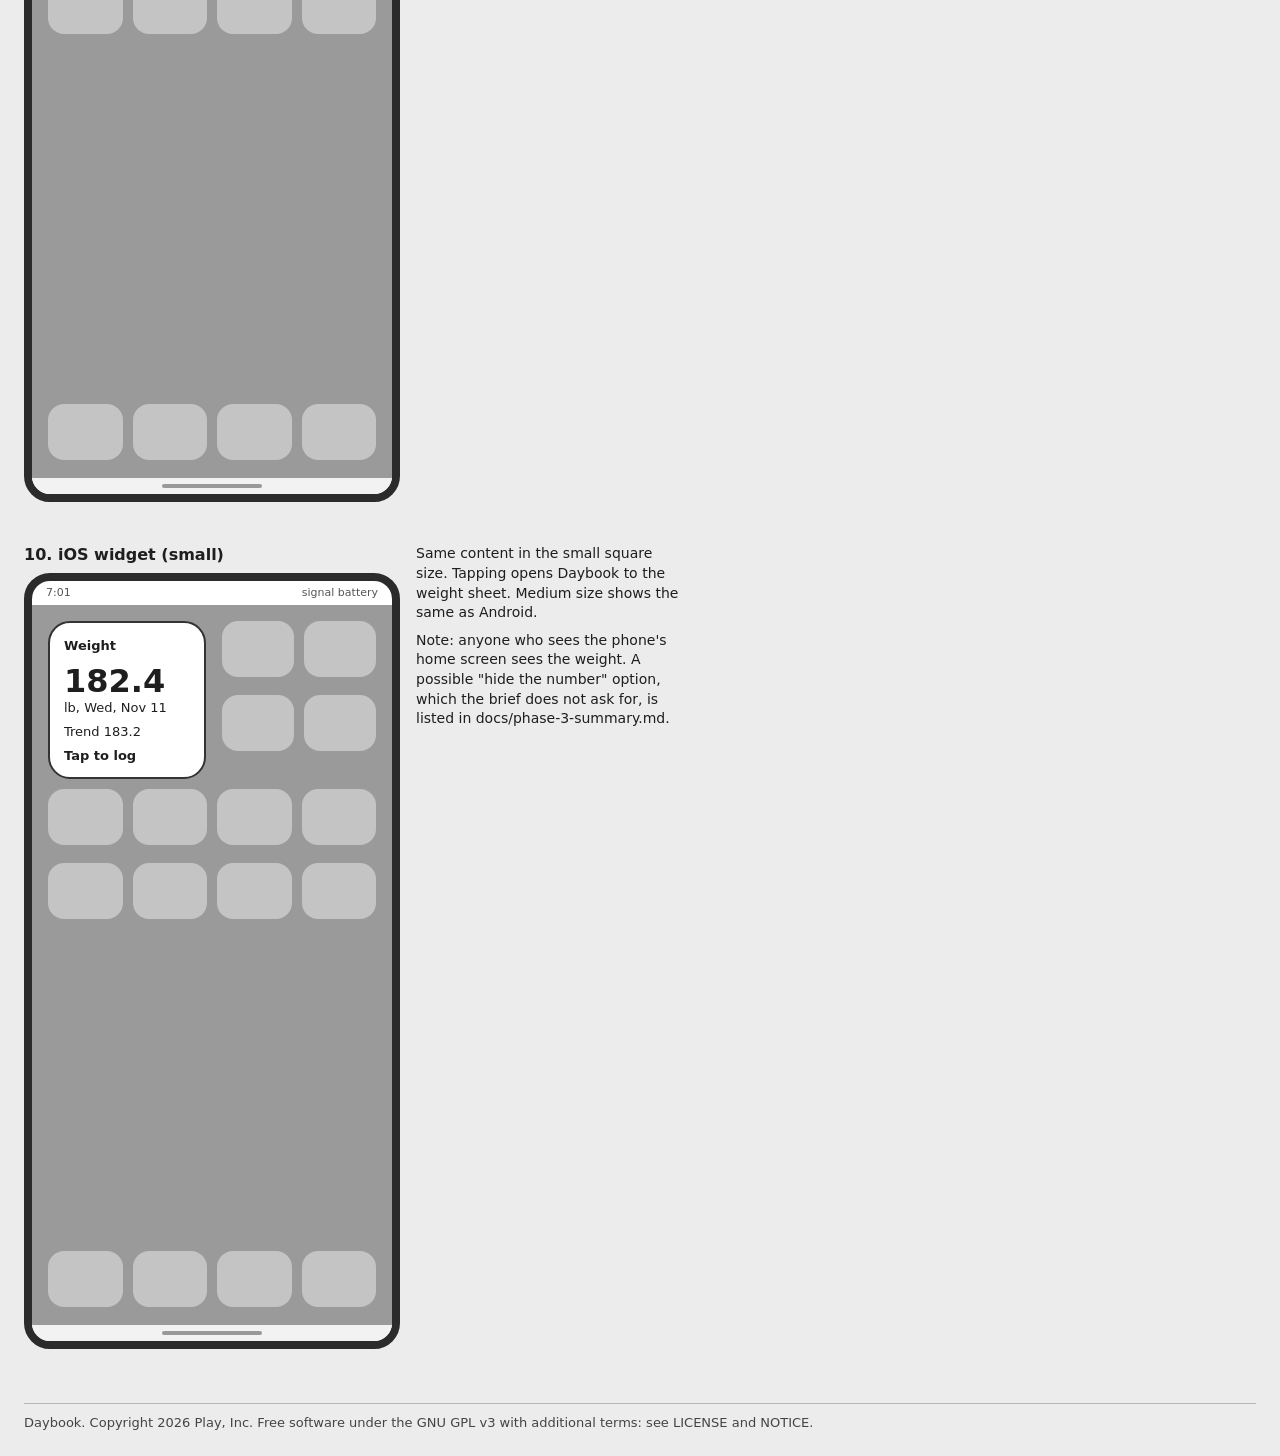
<file: docs/design/weight.html>
<!doctype html>
<html lang="en">
<head>
<meta charset="utf-8">
<meta name="viewport" content="width=device-width, initial-scale=1">
<title>Weight entry and widget: Daybook wireframe</title>
<link rel="stylesheet" href="wireframe.css">
</head>
<body>
<div id="unfolded"><div id="cover">
<header class="page-head">
<div class="crumbs"><a href="index.html">Daybook design</a> / Weight entry and widget</div>
<h1>Weight entry and widget</h1>
<p>Reliability is the requirement: every save is written to the database at once and confirmed on screen from what was read back. Speed: Weight is one of the three buttons on Home and the only widget.</p>
<div class="widths">Frame width:
<a href="weight.html">360 dp (phone)</a>
<a href="weight.html#cover">344 dp (Z Fold 5 cover screen)</a>
<a href="weight.html#unfolded">673 dp (Z Fold 5 unfolded)</a></div>
</header>
<div class="target"><b>Speed target: log body weight.</b> Target: under 5 seconds from Home, or from the widget.<ol><li>Tap <b>Weight</b> on Home (or the widget).</li><li>The sheet opens with yesterday's 182.4 already in the box and selected, with the number pad up.</li><li>Type the new weight: 5 keys for "181.8". (Skip this if it is the same.)</li><li>Tap <b>Save</b> next to the box. (Android's number pad also has a Save key; the iPhone decimal pad has no action key, so on iPhone it is always the Save button. The count is the same.)</li></ol><b class="result">From Home: 2 taps plus 5 keys, about 3 to 3.5 seconds. 2 taps if unchanged, about 1.5 seconds. Pass (estimate).</b><br><b class="result">From the widget: the same, plus the app opening, about 3.5 to 5 seconds. Pass if the app opens to the sheet in under 1.5 seconds from cold.</b> That has to be measured on the phone in Phase 4. Estimates assume about 0.35 s per key and 0.5 s per tap.</div><div class="decision"><b>Decision for Bart: the widget opens a quick-entry view.</b> Home-screen widgets on Android and iOS cannot hold a text box. Chosen: the whole widget is one tap target that opens Daybook straight to the weight sheet, prefilled. Why: one way of saving weight (the same code, the same tests) for the feature where reliability is the requirement; any value can be typed; it works on every iOS version that has widgets. Rejected: - and + steppers with a Save button on the widget. A change of 0.6 lb is 4 taps and 2 lb is 11; it needs iOS 17 or later; the widget would have to write to the database from a separate process (a second write path to test); and a widget that saves is easy to set off from a pocket.</div><div class="decision"><b>Decision for Bart: the trend line.</b> Chosen: each day the trend moves 10% of the way from yesterday's trend toward that day's weight (an exponentially smoothed average). Days with no weigh-in keep the trend flat. Days with more than one weigh-in use their average. Rejected: a plain 7-day average (jumps when a high day drops out of the window), and using only the first weigh-in of a day (simpler, but a second weigh-in would then seem to be ignored).</div><h2 class="section">Entry from Home</h2><div class="states"><div class="state"><div><div class="state-title">1. Tap Weight: sheet opens prefilled</div><div class="phone"><div class="screen "><div class="status"><span>7:02</span><span>signal  battery</span></div><div class="appbar"><div class="title">Today <div class="sub">Thursday, Nov 12</div></div></div><div class="scroll fade"><div class="card thick"><div class="flex"><span class="big">2,138</span><span>kcal left</span></div><div class="small mt">Goal 2,138 + exercise 0 - food 0</div></div><div class="flex mt" style="align-items:flex-start;gap:12px"><div class="grow"><div class="small"><b>Protein</b></div><div class="small">0 of 150 g</div><div class="meter"><div style="width:0%"></div></div></div><div class="grow"><div class="small"><b>Carbs</b></div><div class="small">0 of 227 g</div><div class="meter"><div style="width:0%"></div></div></div><div class="grow"><div class="small"><b>Fat</b></div><div class="small">0 of 70 g</div><div class="meter"><div style="width:0%"></div></div></div></div><div class="label">Meals</div><div class="row"><div class="grow"><b>Breakfast</b><div class="small muted">Nothing yet. Tap to add.</div></div></div><div class="row"><div class="grow"><b>Lunch</b><div class="small muted">Nothing yet. Tap to add.</div></div></div><div class="row"><div class="grow"><b>Dinner</b><div class="small muted">Nothing yet. Tap to add.</div></div></div><div class="row"><div class="grow"><b>Snack</b><div class="small muted">Nothing yet. Tap to add.</div></div></div><div class="label">Exercise</div><div class="row"><div class="grow small muted">Nothing yet.</div></div><div class="label">Weight</div><div class="row"><div class="grow"><div class="between"><b>182.4 lb</b><span class="small">Trend 183.2 lb</span></div><div class="small muted">Yesterday, 6:55 am</div></div></div></div><div class="bar"><div class="btn primary tall square" style="flex:2">+ Food</div><div class="btn tall square" style="flex:1;padding:0 6px">Weight</div><div class="btn tall square" style="flex:1;padding:0 6px">Cardio</div></div><div class="navbar"><div class="navbar-inner"><div class="tab on"><div class="ico"></div>Today</div><div class="tab"><div class="ico"></div>Summary</div><div class="tab"><div class="ico"></div>Workouts</div><div class="tab"><div class="ico"></div>Weight</div><div class="tab"><div class="ico"></div>More</div></div></div><div class="gesture"></div><div class="scrim"></div><div class="sheet" style="bottom:266px;border-radius:18px 18px 0 0"><div class="grab"></div><div class="sheet-inner"><div class="between"><h3>Weight</h3><span class="small">Today, 7:02 am<span class="link">Change</span></span></div><div class="flex"><div class="field focus grow" style="font-size:28px;min-height:60px"><span class="sel">182.4</span><span class="caret"></span><span class="unit" style="font-size:18px">lb</span></div><div class="btn primary square" style="min-height:60px;min-width:88px">Save</div></div><div class="small mt">Last: 182.4 lb, yesterday 6:55 am</div></div></div><div style="position:absolute;left:0;right:0;bottom:0"><div class="kbd num"><div class="suggest"></div><div class="krow"><div class="k">1</div><div class="k">2</div><div class="k">3</div><div class="k m" style="max-width:none;visibility:hidden"></div></div><div class="krow"><div class="k">4</div><div class="k">5</div><div class="k">6</div><div class="k m" style="max-width:none;visibility:hidden"></div></div><div class="krow"><div class="k">7</div><div class="k">8</div><div class="k">9</div><div class="k m" style="max-width:none;visibility:hidden"></div></div><div class="krow"><div class="k">.</div><div class="k">0</div><div class="k">del</div><div class="k m" style="max-width:none">Save</div></div></div><div class="gesture"></div></div></div></div></div><div class="notes"><p>A sheet over Home, not a new screen. The box has focus, the number pad is up, and the last weight (182.4) is selected, so typing replaces it.</p><p>Date and time default to now. Change opens date and time pickers, to log a missed day.</p><p>In metric, the unit reads kg and the number is kilograms with one decimal.</p></div></div><div class="state"><div><div class="state-title">2. New weight typed</div><div class="phone"><div class="screen "><div class="status"><span>7:02</span><span>signal  battery</span></div><div class="appbar"><div class="title">Today <div class="sub">Thursday, Nov 12</div></div></div><div class="scroll fade"><div class="card thick"><div class="flex"><span class="big">2,138</span><span>kcal left</span></div><div class="small mt">Goal 2,138 + exercise 0 - food 0</div></div><div class="flex mt" style="align-items:flex-start;gap:12px"><div class="grow"><div class="small"><b>Protein</b></div><div class="small">0 of 150 g</div><div class="meter"><div style="width:0%"></div></div></div><div class="grow"><div class="small"><b>Carbs</b></div><div class="small">0 of 227 g</div><div class="meter"><div style="width:0%"></div></div></div><div class="grow"><div class="small"><b>Fat</b></div><div class="small">0 of 70 g</div><div class="meter"><div style="width:0%"></div></div></div></div><div class="label">Meals</div><div class="row"><div class="grow"><b>Breakfast</b><div class="small muted">Nothing yet. Tap to add.</div></div></div><div class="row"><div class="grow"><b>Lunch</b><div class="small muted">Nothing yet. Tap to add.</div></div></div><div class="row"><div class="grow"><b>Dinner</b><div class="small muted">Nothing yet. Tap to add.</div></div></div><div class="row"><div class="grow"><b>Snack</b><div class="small muted">Nothing yet. Tap to add.</div></div></div><div class="label">Exercise</div><div class="row"><div class="grow small muted">Nothing yet.</div></div><div class="label">Weight</div><div class="row"><div class="grow"><div class="between"><b>182.4 lb</b><span class="small">Trend 183.2 lb</span></div><div class="small muted">Yesterday, 6:55 am</div></div></div></div><div class="bar"><div class="btn primary tall square" style="flex:2">+ Food</div><div class="btn tall square" style="flex:1;padding:0 6px">Weight</div><div class="btn tall square" style="flex:1;padding:0 6px">Cardio</div></div><div class="navbar"><div class="navbar-inner"><div class="tab on"><div class="ico"></div>Today</div><div class="tab"><div class="ico"></div>Summary</div><div class="tab"><div class="ico"></div>Workouts</div><div class="tab"><div class="ico"></div>Weight</div><div class="tab"><div class="ico"></div>More</div></div></div><div class="gesture"></div><div class="scrim"></div><div class="sheet" style="bottom:266px;border-radius:18px 18px 0 0"><div class="grab"></div><div class="sheet-inner"><div class="between"><h3>Weight</h3><span class="small">Today, 7:02 am<span class="link">Change</span></span></div><div class="flex"><div class="field focus grow" style="font-size:28px;min-height:60px">181.8<span class="caret"></span><span class="unit" style="font-size:18px">lb</span></div><div class="btn primary square" style="min-height:60px;min-width:88px">Save</div></div><div class="small mt">Last: 182.4 lb, yesterday 6:55 am</div></div></div><div style="position:absolute;left:0;right:0;bottom:0"><div class="kbd num"><div class="suggest"></div><div class="krow"><div class="k">1</div><div class="k">2</div><div class="k">3</div><div class="k m" style="max-width:none;visibility:hidden"></div></div><div class="krow"><div class="k">4</div><div class="k">5</div><div class="k">6</div><div class="k m" style="max-width:none;visibility:hidden"></div></div><div class="krow"><div class="k">7</div><div class="k">8</div><div class="k">9</div><div class="k m" style="max-width:none;visibility:hidden"></div></div><div class="krow"><div class="k">.</div><div class="k">0</div><div class="k">del</div><div class="k m" style="max-width:none">Save</div></div></div><div class="gesture"></div></div></div></div></div><div class="notes"><p>5 keys. Save is next to the box, right above the number pad. On Android the pad's action key is also Save; the iPhone decimal pad has no action key, so there it is only the button.</p><p>Any number from 50 to 1,000 lb (22.7 to 453.6 kg) is accepted. Outside that, Save stays disabled and the box says why.</p></div></div><div class="state"><div><div class="state-title">3. Saved and confirmed</div><div class="phone"><div class="screen "><div class="status"><span>7:02</span><span>signal  battery</span></div><div class="appbar"><div class="title">Today <div class="sub">Thursday, Nov 12</div></div></div><div class="scroll fade"><div class="card thick"><div class="flex"><span class="big">2,138</span><span>kcal left</span></div><div class="small mt">Goal 2,138 + exercise 0 - food 0</div></div><div class="flex mt" style="align-items:flex-start;gap:12px"><div class="grow"><div class="small"><b>Protein</b></div><div class="small">0 of 150 g</div><div class="meter"><div style="width:0%"></div></div></div><div class="grow"><div class="small"><b>Carbs</b></div><div class="small">0 of 227 g</div><div class="meter"><div style="width:0%"></div></div></div><div class="grow"><div class="small"><b>Fat</b></div><div class="small">0 of 70 g</div><div class="meter"><div style="width:0%"></div></div></div></div><div class="label">Meals</div><div class="row"><div class="grow"><b>Breakfast</b><div class="small muted">Nothing yet. Tap to add.</div></div></div><div class="row"><div class="grow"><b>Lunch</b><div class="small muted">Nothing yet. Tap to add.</div></div></div><div class="row"><div class="grow"><b>Dinner</b><div class="small muted">Nothing yet. Tap to add.</div></div></div><div class="row"><div class="grow"><b>Snack</b><div class="small muted">Nothing yet. Tap to add.</div></div></div><div class="label">Exercise</div><div class="row"><div class="grow small muted">Nothing yet.</div></div><div class="label">Weight</div><div class="row"><div class="grow"><div class="between"><b>181.8 lb</b><span class="small">Trend 183.0 lb</span></div><div class="small muted">Today, 7:02 am</div></div></div></div><div class="bar"><div class="btn primary tall square" style="flex:2">+ Food</div><div class="btn tall square" style="flex:1;padding:0 6px">Weight</div><div class="btn tall square" style="flex:1;padding:0 6px">Cardio</div></div><div class="navbar"><div class="navbar-inner"><div class="tab on"><div class="ico"></div>Today</div><div class="tab"><div class="ico"></div>Summary</div><div class="tab"><div class="ico"></div>Workouts</div><div class="tab"><div class="ico"></div>Weight</div><div class="tab"><div class="ico"></div>More</div></div></div><div class="gesture"></div><div class="snackbar" style="bottom:170px"><span class="grow">Weight saved: 181.8 lb, today 7:02 am</span><span class="act">Undo</span></div></div></div></div><div class="notes"><p>The sheet closes only after the database write returns. The message is built from the row read back from the database, not from what was typed, so "saved" on screen means saved on disk.</p><p>Undo marks the entry deleted. The weight row on Home (scroll down) also shows 181.8 lb.</p><p>The widget is told to refresh at the same moment.</p></div></div><div class="state"><div><div class="state-title">4. Save failed</div><div class="phone"><div class="screen "><div class="status"><span>7:02</span><span>signal  battery</span></div><div class="appbar"><div class="title">Today <div class="sub">Thursday, Nov 12</div></div></div><div class="scroll fade"><div class="card thick"><div class="flex"><span class="big">2,138</span><span>kcal left</span></div><div class="small mt">Goal 2,138 + exercise 0 - food 0</div></div><div class="flex mt" style="align-items:flex-start;gap:12px"><div class="grow"><div class="small"><b>Protein</b></div><div class="small">0 of 150 g</div><div class="meter"><div style="width:0%"></div></div></div><div class="grow"><div class="small"><b>Carbs</b></div><div class="small">0 of 227 g</div><div class="meter"><div style="width:0%"></div></div></div><div class="grow"><div class="small"><b>Fat</b></div><div class="small">0 of 70 g</div><div class="meter"><div style="width:0%"></div></div></div></div><div class="label">Meals</div><div class="row"><div class="grow"><b>Breakfast</b><div class="small muted">Nothing yet. Tap to add.</div></div></div><div class="row"><div class="grow"><b>Lunch</b><div class="small muted">Nothing yet. Tap to add.</div></div></div><div class="row"><div class="grow"><b>Dinner</b><div class="small muted">Nothing yet. Tap to add.</div></div></div><div class="row"><div class="grow"><b>Snack</b><div class="small muted">Nothing yet. Tap to add.</div></div></div><div class="label">Exercise</div><div class="row"><div class="grow small muted">Nothing yet.</div></div><div class="label">Weight</div><div class="row"><div class="grow"><div class="between"><b>182.4 lb</b><span class="small">Trend 183.2 lb</span></div><div class="small muted">Yesterday, 6:55 am</div></div></div></div><div class="bar"><div class="btn primary tall square" style="flex:2">+ Food</div><div class="btn tall square" style="flex:1;padding:0 6px">Weight</div><div class="btn tall square" style="flex:1;padding:0 6px">Cardio</div></div><div class="navbar"><div class="navbar-inner"><div class="tab on"><div class="ico"></div>Today</div><div class="tab"><div class="ico"></div>Summary</div><div class="tab"><div class="ico"></div>Workouts</div><div class="tab"><div class="ico"></div>Weight</div><div class="tab"><div class="ico"></div>More</div></div></div><div class="gesture"></div><div class="scrim"></div><div class="sheet" style="bottom:266px;border-radius:18px 18px 0 0"><div class="grab"></div><div class="sheet-inner"><div class="between"><h3>Weight</h3><span class="small">Today, 7:02 am<span class="link">Change</span></span></div><div class="flex"><div class="field focus grow" style="font-size:28px;min-height:60px">181.8<span class="caret"></span><span class="unit" style="font-size:18px">lb</span></div><div class="btn primary square" style="min-height:60px;min-width:88px">Save</div></div><div class="small mt">Last: 182.4 lb, yesterday 6:55 am</div><div class="card thick mt small"><b>Could not save.</b> Your 181.8 lb is still here. Tap Save to try again.</div></div></div><div style="position:absolute;left:0;right:0;bottom:0"><div class="kbd num"><div class="suggest"></div><div class="krow"><div class="k">1</div><div class="k">2</div><div class="k">3</div><div class="k m" style="max-width:none;visibility:hidden"></div></div><div class="krow"><div class="k">4</div><div class="k">5</div><div class="k">6</div><div class="k m" style="max-width:none;visibility:hidden"></div></div><div class="krow"><div class="k">7</div><div class="k">8</div><div class="k">9</div><div class="k m" style="max-width:none;visibility:hidden"></div></div><div class="krow"><div class="k">.</div><div class="k">0</div><div class="k">del</div><div class="k m" style="max-width:none">Save</div></div></div><div class="gesture"></div></div></div></div></div><div class="notes"><p>Rare (for example, the phone is out of storage). The sheet stays open with the number in it and says so plainly. Nothing is lost, and nothing claims to be saved when it is not.</p></div></div></div><h2 class="section">History, edit and delete</h2><div class="states"><div class="state"><div><div class="state-title">5. Weight tab: history and trend</div><div class="phone"><div class="screen "><div class="status"><span>7:05</span><span>signal  battery</span></div><div class="appbar"><div class="title">Weight</div><div class="btn primary small">+ Log</div></div><div class="tabs-row"><div class="chip on">1 month</div><div class="chip">3 months</div><div class="chip">1 year</div><div class="chip">All</div></div><div class="scroll fade"><div class="between"><div><div class="mid">183.0 lb</div><div class="small">Trend today</div></div><div class="right small">Down 2.2 lb<br>in 30 days</div></div><div class="chart"><svg viewBox="0 0 368 172" width="100%" role="img" aria-label="Weight, Oct 14 to Nov 12. Trend from 185.2 to 183.0 lb."><line x1="30" x2="330" y1="19.7" y2="19.7" stroke="#ddd" stroke-width="1"/><text x="0" y="23.7" font-size="11" fill="#444">186</text><line x1="30" x2="330" y1="66.3" y2="66.3" stroke="#ddd" stroke-width="1"/><text x="0" y="70.3" font-size="11" fill="#444">184</text><line x1="30" x2="330" y1="113.0" y2="113.0" stroke="#ddd" stroke-width="1"/><text x="0" y="117.0" font-size="11" fill="#444">182</text><polyline points="30.0,38.3 40.3,39.5 50.7,38.2 61.0,40.3 71.4,40.1 81.7,40.1 92.1,43.0 102.4,43.5 112.8,46.7 123.1,47.7 133.4,50.7 143.8,53.7 154.1,55.0 164.5,54.2 174.8,57.5 185.2,60.3 195.5,60.9 205.9,60.9 216.2,62.1 226.6,64.7 236.9,64.1 247.2,68.8 257.6,69.0 267.9,72.5 278.3,76.5 288.6,80.6 299.0,83.6 309.3,84.0 319.7,86.0 330.0,89.1" fill="none" stroke="#111" stroke-width="2"/><circle cx="30.0" cy="38.3" r="3.5" fill="#fff" stroke="#555" stroke-width="1.5"/><circle cx="40.3" cy="50.0" r="3.5" fill="#fff" stroke="#555" stroke-width="1.5"/><circle cx="50.7" cy="26.7" r="3.5" fill="#fff" stroke="#555" stroke-width="1.5"/><circle cx="61.0" cy="59.3" r="3.5" fill="#fff" stroke="#555" stroke-width="1.5"/><circle cx="71.4" cy="38.3" r="3.5" fill="#fff" stroke="#555" stroke-width="1.5"/><circle cx="92.1" cy="68.7" r="3.5" fill="#fff" stroke="#555" stroke-width="1.5"/><circle cx="102.4" cy="47.7" r="3.5" fill="#fff" stroke="#555" stroke-width="1.5"/><circle cx="112.8" cy="75.7" r="3.5" fill="#fff" stroke="#555" stroke-width="1.5"/><circle cx="123.1" cy="57.0" r="3.5" fill="#fff" stroke="#555" stroke-width="1.5"/><circle cx="133.4" cy="78.0" r="3.5" fill="#fff" stroke="#555" stroke-width="1.5"/><circle cx="143.8" cy="80.3" r="3.5" fill="#fff" stroke="#555" stroke-width="1.5"/><circle cx="154.1" cy="66.3" r="3.5" fill="#fff" stroke="#555" stroke-width="1.5"/><circle cx="164.5" cy="47.7" r="3.5" fill="#fff" stroke="#555" stroke-width="1.5"/><circle cx="174.8" cy="87.3" r="3.5" fill="#fff" stroke="#555" stroke-width="1.5"/><circle cx="185.2" cy="85.0" r="3.5" fill="#fff" stroke="#555" stroke-width="1.5"/><circle cx="195.5" cy="66.3" r="3.5" fill="#fff" stroke="#555" stroke-width="1.5"/><circle cx="216.2" cy="73.3" r="3.5" fill="#fff" stroke="#555" stroke-width="1.5"/><circle cx="226.6" cy="87.3" r="3.5" fill="#fff" stroke="#555" stroke-width="1.5"/><circle cx="236.9" cy="59.3" r="3.5" fill="#fff" stroke="#555" stroke-width="1.5"/><circle cx="247.2" cy="110.7" r="3.5" fill="#fff" stroke="#555" stroke-width="1.5"/><circle cx="257.6" cy="71.0" r="3.5" fill="#fff" stroke="#555" stroke-width="1.5"/><circle cx="267.9" cy="103.7" r="3.5" fill="#fff" stroke="#555" stroke-width="1.5"/><circle cx="278.3" cy="113.0" r="3.5" fill="#fff" stroke="#555" stroke-width="1.5"/><circle cx="288.6" cy="117.7" r="3.5" fill="#fff" stroke="#555" stroke-width="1.5"/><circle cx="299.0" cy="110.7" r="3.5" fill="#fff" stroke="#555" stroke-width="1.5"/><circle cx="309.3" cy="87.3" r="3.5" fill="#fff" stroke="#555" stroke-width="1.5"/><circle cx="319.7" cy="103.7" r="3.5" fill="#fff" stroke="#555" stroke-width="1.5"/><circle cx="330.0" cy="117.7" r="3.5" fill="#fff" stroke="#555" stroke-width="1.5"/><text x="30" y="166" font-size="11" fill="#444" text-anchor="start">Oct 14</text><text x="175" y="166" font-size="11" fill="#444" text-anchor="middle">Oct 28</text><text x="330" y="166" font-size="11" fill="#444" text-anchor="end">Nov 12</text><text x="335" y="93.1" font-size="11" font-weight="700">183.0</text></svg><div class="tiny muted">Dots: weigh-ins. Line: trend, labeled with today's value.</div></div><div class="label">Weigh-ins</div><div class="row"><div class="grow"><b>181.8 lb</b><div class="small muted">Today, Nov 12, 7:02 am</div></div><span class="chev"></span></div><div class="row"><div class="grow"><b>182.4 lb</b><div class="small muted">Wed, Nov 11, 6:55 am</div></div><span class="chev"></span></div><div class="row"><div class="grow"><b>183.1 lb</b><div class="small muted">Tue, Nov 10, 7:10 am</div></div><span class="chev"></span></div><div class="row"><div class="grow"><b>182.1 lb</b><div class="small muted">Mon, Nov 9, 6:48 am</div></div><span class="chev"></span></div><div class="row"><div class="grow"><b>181.8 lb</b><div class="small muted">Sun, Nov 8, 8:30 am</div></div><span class="chev"></span></div></div><div class="navbar"><div class="navbar-inner"><div class="tab"><div class="ico"></div>Today</div><div class="tab"><div class="ico"></div>Summary</div><div class="tab"><div class="ico"></div>Workouts</div><div class="tab on"><div class="ico"></div>Weight</div><div class="tab"><div class="ico"></div>More</div></div></div><div class="gesture"></div></div></div></div><div class="notes"><p>The big number is the trend, because it is steadier than any one day. The chart shows each weigh-in as a dot and the trend as a line. Range chips: 1 month, 3 months, 1 year, All.</p><p>The list below is newest first. Each weigh-in shows its time; entries from Health Connect or Apple Health say "from Health Connect".</p><p>+ Log opens the same sheet as frame 1.</p><p>Units follow Settings. Weights are stored in kg, so switching units changes only the display.</p></div></div><div class="state"><div><div class="state-title">6. Edit a weigh-in</div><div class="phone"><div class="screen "><div class="status"><span>7:05</span><span>signal  battery</span></div><div class="appbar"><div class="title">Weight</div><div class="btn primary small">+ Log</div></div><div class="tabs-row"><div class="chip on">1 month</div><div class="chip">3 months</div><div class="chip">1 year</div><div class="chip">All</div></div><div class="scroll fade"><div class="between"><div><div class="mid">183.0 lb</div><div class="small">Trend today</div></div><div class="right small">Down 2.2 lb<br>in 30 days</div></div><div class="chart"><svg viewBox="0 0 368 172" width="100%" role="img" aria-label="Weight, Oct 14 to Nov 12. Trend from 185.2 to 183.0 lb."><line x1="30" x2="330" y1="19.7" y2="19.7" stroke="#ddd" stroke-width="1"/><text x="0" y="23.7" font-size="11" fill="#444">186</text><line x1="30" x2="330" y1="66.3" y2="66.3" stroke="#ddd" stroke-width="1"/><text x="0" y="70.3" font-size="11" fill="#444">184</text><line x1="30" x2="330" y1="113.0" y2="113.0" stroke="#ddd" stroke-width="1"/><text x="0" y="117.0" font-size="11" fill="#444">182</text><polyline points="30.0,38.3 40.3,39.5 50.7,38.2 61.0,40.3 71.4,40.1 81.7,40.1 92.1,43.0 102.4,43.5 112.8,46.7 123.1,47.7 133.4,50.7 143.8,53.7 154.1,55.0 164.5,54.2 174.8,57.5 185.2,60.3 195.5,60.9 205.9,60.9 216.2,62.1 226.6,64.7 236.9,64.1 247.2,68.8 257.6,69.0 267.9,72.5 278.3,76.5 288.6,80.6 299.0,83.6 309.3,84.0 319.7,86.0 330.0,89.1" fill="none" stroke="#111" stroke-width="2"/><circle cx="30.0" cy="38.3" r="3.5" fill="#fff" stroke="#555" stroke-width="1.5"/><circle cx="40.3" cy="50.0" r="3.5" fill="#fff" stroke="#555" stroke-width="1.5"/><circle cx="50.7" cy="26.7" r="3.5" fill="#fff" stroke="#555" stroke-width="1.5"/><circle cx="61.0" cy="59.3" r="3.5" fill="#fff" stroke="#555" stroke-width="1.5"/><circle cx="71.4" cy="38.3" r="3.5" fill="#fff" stroke="#555" stroke-width="1.5"/><circle cx="92.1" cy="68.7" r="3.5" fill="#fff" stroke="#555" stroke-width="1.5"/><circle cx="102.4" cy="47.7" r="3.5" fill="#fff" stroke="#555" stroke-width="1.5"/><circle cx="112.8" cy="75.7" r="3.5" fill="#fff" stroke="#555" stroke-width="1.5"/><circle cx="123.1" cy="57.0" r="3.5" fill="#fff" stroke="#555" stroke-width="1.5"/><circle cx="133.4" cy="78.0" r="3.5" fill="#fff" stroke="#555" stroke-width="1.5"/><circle cx="143.8" cy="80.3" r="3.5" fill="#fff" stroke="#555" stroke-width="1.5"/><circle cx="154.1" cy="66.3" r="3.5" fill="#fff" stroke="#555" stroke-width="1.5"/><circle cx="164.5" cy="47.7" r="3.5" fill="#fff" stroke="#555" stroke-width="1.5"/><circle cx="174.8" cy="87.3" r="3.5" fill="#fff" stroke="#555" stroke-width="1.5"/><circle cx="185.2" cy="85.0" r="3.5" fill="#fff" stroke="#555" stroke-width="1.5"/><circle cx="195.5" cy="66.3" r="3.5" fill="#fff" stroke="#555" stroke-width="1.5"/><circle cx="216.2" cy="73.3" r="3.5" fill="#fff" stroke="#555" stroke-width="1.5"/><circle cx="226.6" cy="87.3" r="3.5" fill="#fff" stroke="#555" stroke-width="1.5"/><circle cx="236.9" cy="59.3" r="3.5" fill="#fff" stroke="#555" stroke-width="1.5"/><circle cx="247.2" cy="110.7" r="3.5" fill="#fff" stroke="#555" stroke-width="1.5"/><circle cx="257.6" cy="71.0" r="3.5" fill="#fff" stroke="#555" stroke-width="1.5"/><circle cx="267.9" cy="103.7" r="3.5" fill="#fff" stroke="#555" stroke-width="1.5"/><circle cx="278.3" cy="113.0" r="3.5" fill="#fff" stroke="#555" stroke-width="1.5"/><circle cx="288.6" cy="117.7" r="3.5" fill="#fff" stroke="#555" stroke-width="1.5"/><circle cx="299.0" cy="110.7" r="3.5" fill="#fff" stroke="#555" stroke-width="1.5"/><circle cx="309.3" cy="87.3" r="3.5" fill="#fff" stroke="#555" stroke-width="1.5"/><circle cx="319.7" cy="103.7" r="3.5" fill="#fff" stroke="#555" stroke-width="1.5"/><circle cx="330.0" cy="117.7" r="3.5" fill="#fff" stroke="#555" stroke-width="1.5"/><text x="30" y="166" font-size="11" fill="#444" text-anchor="start">Oct 14</text><text x="175" y="166" font-size="11" fill="#444" text-anchor="middle">Oct 28</text><text x="330" y="166" font-size="11" fill="#444" text-anchor="end">Nov 12</text><text x="335" y="93.1" font-size="11" font-weight="700">183.0</text></svg><div class="tiny muted">Dots: weigh-ins. Line: trend, labeled with today's value.</div></div><div class="label">Weigh-ins</div><div class="row"><div class="grow"><b>181.8 lb</b><div class="small muted">Today, Nov 12, 7:02 am</div></div><span class="chev"></span></div><div class="row"><div class="grow"><b>182.4 lb</b><div class="small muted">Wed, Nov 11, 6:55 am</div></div><span class="chev"></span></div><div class="row"><div class="grow"><b>183.1 lb</b><div class="small muted">Tue, Nov 10, 7:10 am</div></div><span class="chev"></span></div><div class="row"><div class="grow"><b>182.1 lb</b><div class="small muted">Mon, Nov 9, 6:48 am</div></div><span class="chev"></span></div><div class="row"><div class="grow"><b>181.8 lb</b><div class="small muted">Sun, Nov 8, 8:30 am</div></div><span class="chev"></span></div></div><div class="navbar"><div class="navbar-inner"><div class="tab"><div class="ico"></div>Today</div><div class="tab"><div class="ico"></div>Summary</div><div class="tab"><div class="ico"></div>Workouts</div><div class="tab on"><div class="ico"></div>Weight</div><div class="tab"><div class="ico"></div>More</div></div></div><div class="gesture"></div><div class="scrim"></div><div class="sheet"><div class="grab"></div><div class="sheet-inner"><h3>Edit weigh-in</h3><div class="fieldlabel">Weight</div><div class="field">182.4<span class="unit">lb</span></div><div class="flex"><div class="grow"><div class="fieldlabel">Date</div><div class="field">Wed, Nov 11</div></div><div class="grow"><div class="fieldlabel">Time</div><div class="field">6:55 am</div></div></div><div class="small muted mt">Entered by hand. Created Nov 11, 6:55 am.</div><div class="between mt"><div class="btn flat">Delete</div><div class="btn primary square">Save</div></div></div></div></div></div></div><div class="notes"><p>Tap a row. Weight, date and time can be changed. The date is the day the weigh-in counts for, and it does not move if the phone changes time zone.</p><p>Save writes at once and shows "Saved" the same way as frame 3.</p></div></div><div class="state"><div><div class="state-title">7. Delete, with Undo</div><div class="phone"><div class="screen "><div class="status"><span>7:06</span><span>signal  battery</span></div><div class="appbar"><div class="title">Weight</div><div class="btn primary small">+ Log</div></div><div class="tabs-row"><div class="chip on">1 month</div><div class="chip">3 months</div><div class="chip">1 year</div><div class="chip">All</div></div><div class="scroll fade"><div class="between"><div><div class="mid">183.1 lb</div><div class="small">Trend today</div></div><div class="right small">Down 2.1 lb<br>in 30 days</div></div><div class="chart"><svg viewBox="0 0 368 172" width="100%" role="img" aria-label="Weight, Oct 14 to Nov 12. Trend from 185.2 to 183.1 lb."><line x1="30" x2="330" y1="19.7" y2="19.7" stroke="#ddd" stroke-width="1"/><text x="0" y="23.7" font-size="11" fill="#444">186</text><line x1="30" x2="330" y1="66.3" y2="66.3" stroke="#ddd" stroke-width="1"/><text x="0" y="70.3" font-size="11" fill="#444">184</text><line x1="30" x2="330" y1="113.0" y2="113.0" stroke="#ddd" stroke-width="1"/><text x="0" y="117.0" font-size="11" fill="#444">182</text><polyline points="30.0,38.3 40.3,39.5 50.7,38.2 61.0,40.3 71.4,40.1 81.7,40.1 92.1,43.0 102.4,43.5 112.8,46.7 123.1,47.7 133.4,50.7 143.8,53.7 154.1,55.0 164.5,54.2 174.8,57.5 185.2,60.3 195.5,60.9 205.9,60.9 216.2,62.1 226.6,64.7 236.9,64.1 247.2,68.8 257.6,69.0 267.9,72.5 278.3,76.5 288.6,80.6 299.0,83.6 309.3,84.0 319.7,84.1 330.0,87.4" fill="none" stroke="#111" stroke-width="2"/><circle cx="30.0" cy="38.3" r="3.5" fill="#fff" stroke="#555" stroke-width="1.5"/><circle cx="40.3" cy="50.0" r="3.5" fill="#fff" stroke="#555" stroke-width="1.5"/><circle cx="50.7" cy="26.7" r="3.5" fill="#fff" stroke="#555" stroke-width="1.5"/><circle cx="61.0" cy="59.3" r="3.5" fill="#fff" stroke="#555" stroke-width="1.5"/><circle cx="71.4" cy="38.3" r="3.5" fill="#fff" stroke="#555" stroke-width="1.5"/><circle cx="92.1" cy="68.7" r="3.5" fill="#fff" stroke="#555" stroke-width="1.5"/><circle cx="102.4" cy="47.7" r="3.5" fill="#fff" stroke="#555" stroke-width="1.5"/><circle cx="112.8" cy="75.7" r="3.5" fill="#fff" stroke="#555" stroke-width="1.5"/><circle cx="123.1" cy="57.0" r="3.5" fill="#fff" stroke="#555" stroke-width="1.5"/><circle cx="133.4" cy="78.0" r="3.5" fill="#fff" stroke="#555" stroke-width="1.5"/><circle cx="143.8" cy="80.3" r="3.5" fill="#fff" stroke="#555" stroke-width="1.5"/><circle cx="154.1" cy="66.3" r="3.5" fill="#fff" stroke="#555" stroke-width="1.5"/><circle cx="164.5" cy="47.7" r="3.5" fill="#fff" stroke="#555" stroke-width="1.5"/><circle cx="174.8" cy="87.3" r="3.5" fill="#fff" stroke="#555" stroke-width="1.5"/><circle cx="185.2" cy="85.0" r="3.5" fill="#fff" stroke="#555" stroke-width="1.5"/><circle cx="195.5" cy="66.3" r="3.5" fill="#fff" stroke="#555" stroke-width="1.5"/><circle cx="216.2" cy="73.3" r="3.5" fill="#fff" stroke="#555" stroke-width="1.5"/><circle cx="226.6" cy="87.3" r="3.5" fill="#fff" stroke="#555" stroke-width="1.5"/><circle cx="236.9" cy="59.3" r="3.5" fill="#fff" stroke="#555" stroke-width="1.5"/><circle cx="247.2" cy="110.7" r="3.5" fill="#fff" stroke="#555" stroke-width="1.5"/><circle cx="257.6" cy="71.0" r="3.5" fill="#fff" stroke="#555" stroke-width="1.5"/><circle cx="267.9" cy="103.7" r="3.5" fill="#fff" stroke="#555" stroke-width="1.5"/><circle cx="278.3" cy="113.0" r="3.5" fill="#fff" stroke="#555" stroke-width="1.5"/><circle cx="288.6" cy="117.7" r="3.5" fill="#fff" stroke="#555" stroke-width="1.5"/><circle cx="299.0" cy="110.7" r="3.5" fill="#fff" stroke="#555" stroke-width="1.5"/><circle cx="309.3" cy="87.3" r="3.5" fill="#fff" stroke="#555" stroke-width="1.5"/><circle cx="330.0" cy="117.7" r="3.5" fill="#fff" stroke="#555" stroke-width="1.5"/><text x="30" y="166" font-size="11" fill="#444" text-anchor="start">Oct 14</text><text x="175" y="166" font-size="11" fill="#444" text-anchor="middle">Oct 28</text><text x="330" y="166" font-size="11" fill="#444" text-anchor="end">Nov 12</text><text x="335" y="91.4" font-size="11" font-weight="700">183.1</text></svg><div class="tiny muted">Dots: weigh-ins. Line: trend, labeled with today's value.</div></div><div class="label">Weigh-ins</div><div class="row"><div class="grow"><b>181.8 lb</b><div class="small muted">Today, Nov 12, 7:02 am</div></div><span class="chev"></span></div><div class="row"><div class="grow"><b>183.1 lb</b><div class="small muted">Tue, Nov 10, 7:10 am</div></div><span class="chev"></span></div><div class="row"><div class="grow"><b>182.1 lb</b><div class="small muted">Mon, Nov 9, 6:48 am</div></div><span class="chev"></span></div><div class="row"><div class="grow"><b>181.8 lb</b><div class="small muted">Sun, Nov 8, 8:30 am</div></div><span class="chev"></span></div></div><div class="navbar"><div class="navbar-inner"><div class="tab"><div class="ico"></div>Today</div><div class="tab"><div class="ico"></div>Summary</div><div class="tab"><div class="ico"></div>Workouts</div><div class="tab on"><div class="ico"></div>Weight</div><div class="tab"><div class="ico"></div>More</div></div></div><div class="gesture"></div><div class="snackbar" style="bottom:92px"><span class="grow">Deleted 182.4 lb from Wed, Nov 11</span><span class="act">Undo</span></div></div></div></div><div class="notes"><p>Delete in the edit sheet removes the row from the list at once and offers Undo. No "are you sure" popup. The entry is marked deleted rather than erased, so a health sync can never bring it back.</p><p>The trend is recalculated without it: 183.0 becomes 183.1 lb, and the Nov 11 dot is gone.</p></div></div></div><h2 class="section">Home-screen widget</h2><div class="states"><div class="state"><div><div class="state-title">8. Android widget</div><div class="phone"><div class="screen "><div class="status"><span>7:01</span><span>signal  battery</span></div><div class="launcher"><div class="widget android"><div class="between"><b>Daybook weight</b><span class="small">Wed, Nov 11</span></div><div class="flex" style="margin-top:6px"><span class="big">182.4</span><span>lb</span><span class="grow"></span><span class="small right">Trend<br>183.2 lb</span></div><div class="small" style="margin-top:6px"><b>Tap to log today</b></div></div><div class="apps mt"><div class="appicon"></div><div class="appicon"></div><div class="appicon"></div><div class="appicon"></div><div class="appicon"></div><div class="appicon"></div><div class="appicon"></div><div class="appicon"></div></div><div class="dock"><div class="appicon"></div><div class="appicon"></div><div class="appicon"></div><div class="appicon"></div></div></div><div class="gesture"></div></div></div></div><div class="notes"><p>Shows the last weight, its date and the trend. The whole widget is one tap target. It opens Daybook straight to the weight sheet (frame 1), with the last weight selected and the number pad up.</p><p>Resizable; the smallest size (2 by 1 cells) shows only the weight and "Tap to log".</p><p>The widget reads a small copy of the last weight that the app writes on every save. It never writes.</p></div></div><div class="state"><div><div class="state-title">9. Android widget after logging</div><div class="phone"><div class="screen "><div class="status"><span>7:03</span><span>signal  battery</span></div><div class="launcher"><div class="widget android"><div class="between"><b>Daybook weight</b><span class="small">Today, 7:02 am</span></div><div class="flex" style="margin-top:6px"><span class="big">181.8</span><span>lb</span><span class="grow"></span><span class="small right">Trend<br>183.0 lb</span></div><div class="small" style="margin-top:6px"><b>Logged today. Tap to log again</b></div></div><div class="apps mt"><div class="appicon"></div><div class="appicon"></div><div class="appicon"></div><div class="appicon"></div><div class="appicon"></div><div class="appicon"></div><div class="appicon"></div><div class="appicon"></div></div><div class="dock"><div class="appicon"></div><div class="appicon"></div><div class="appicon"></div><div class="appicon"></div></div></div><div class="gesture"></div></div></div></div><div class="notes"><p>Updated right after Save. After saving from the widget, the app stays on Home showing the saved weight (frame 3); Back returns to the phone's home screen.</p></div></div><div class="state"><div><div class="state-title">10. iOS widget (small)</div><div class="phone"><div class="screen "><div class="status"><span>7:01</span><span>signal  battery</span></div><div class="launcher"><div class="flex" style="align-items:flex-start;gap:16px"><div class="widget ios"><b class="small">Weight</b><div class="big" style="margin-top:8px">182.4</div><div class="small">lb, Wed, Nov 11</div><div class="small" style="margin-top:6px">Trend 183.2</div><div class="small" style="margin-top:6px"><b>Tap to log</b></div></div><div class="apps" style="flex:1;grid-template-columns:repeat(2,1fr)"><div class="appicon"></div><div class="appicon"></div><div class="appicon"></div><div class="appicon"></div></div></div><div class="apps mt"><div class="appicon"></div><div class="appicon"></div><div class="appicon"></div><div class="appicon"></div><div class="appicon"></div><div class="appicon"></div><div class="appicon"></div><div class="appicon"></div></div><div class="dock"><div class="appicon"></div><div class="appicon"></div><div class="appicon"></div><div class="appicon"></div></div></div><div class="gesture"></div></div></div></div><div class="notes"><p>Same content in the small square size. Tapping opens Daybook to the weight sheet. Medium size shows the same as Android.</p><p>Note: anyone who sees the phone's home screen sees the weight. A possible "hide the number" option, which the brief does not ask for, is listed in docs/phase-3-summary.md.</p></div></div></div>
<footer class="legal">Daybook. Copyright 2026 Play, Inc. Free software under the GNU GPL v3 with additional terms: see LICENSE and NOTICE.</footer>
</div></div>
</body>
</html>
</file>
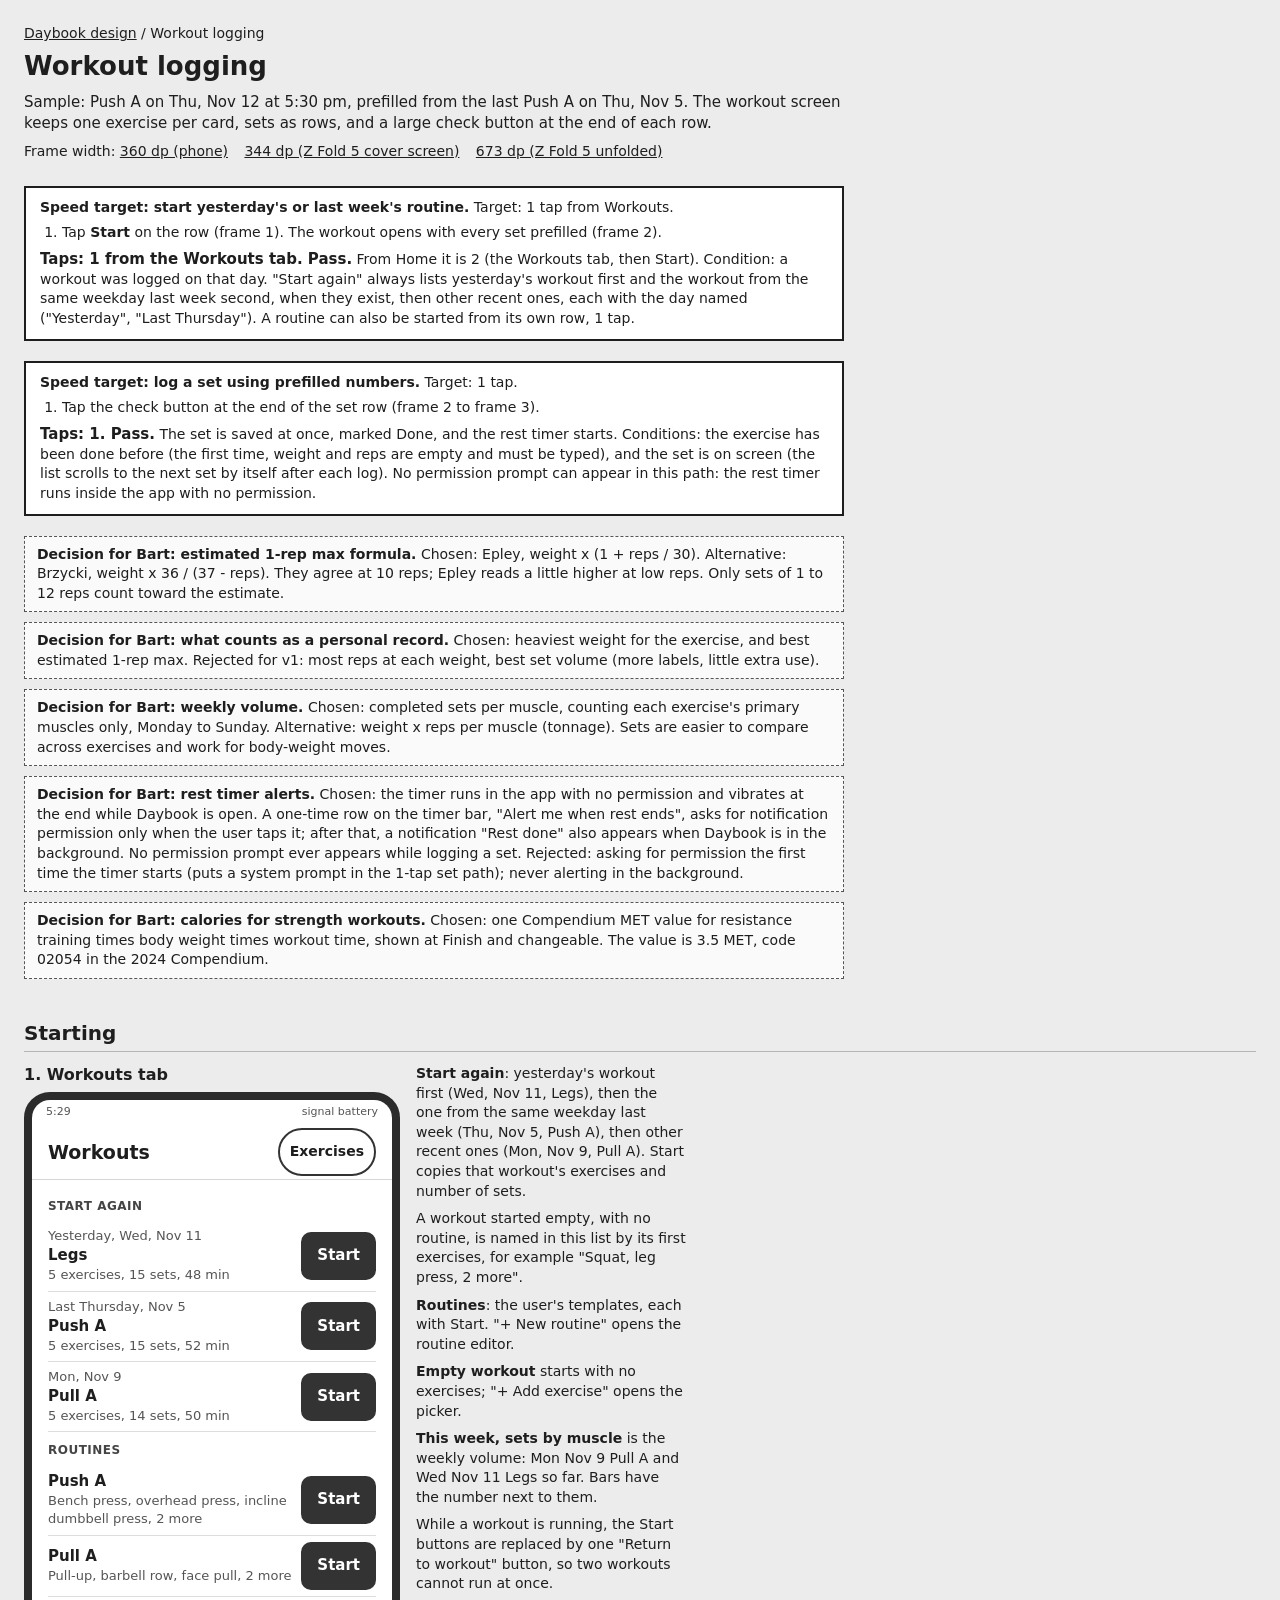
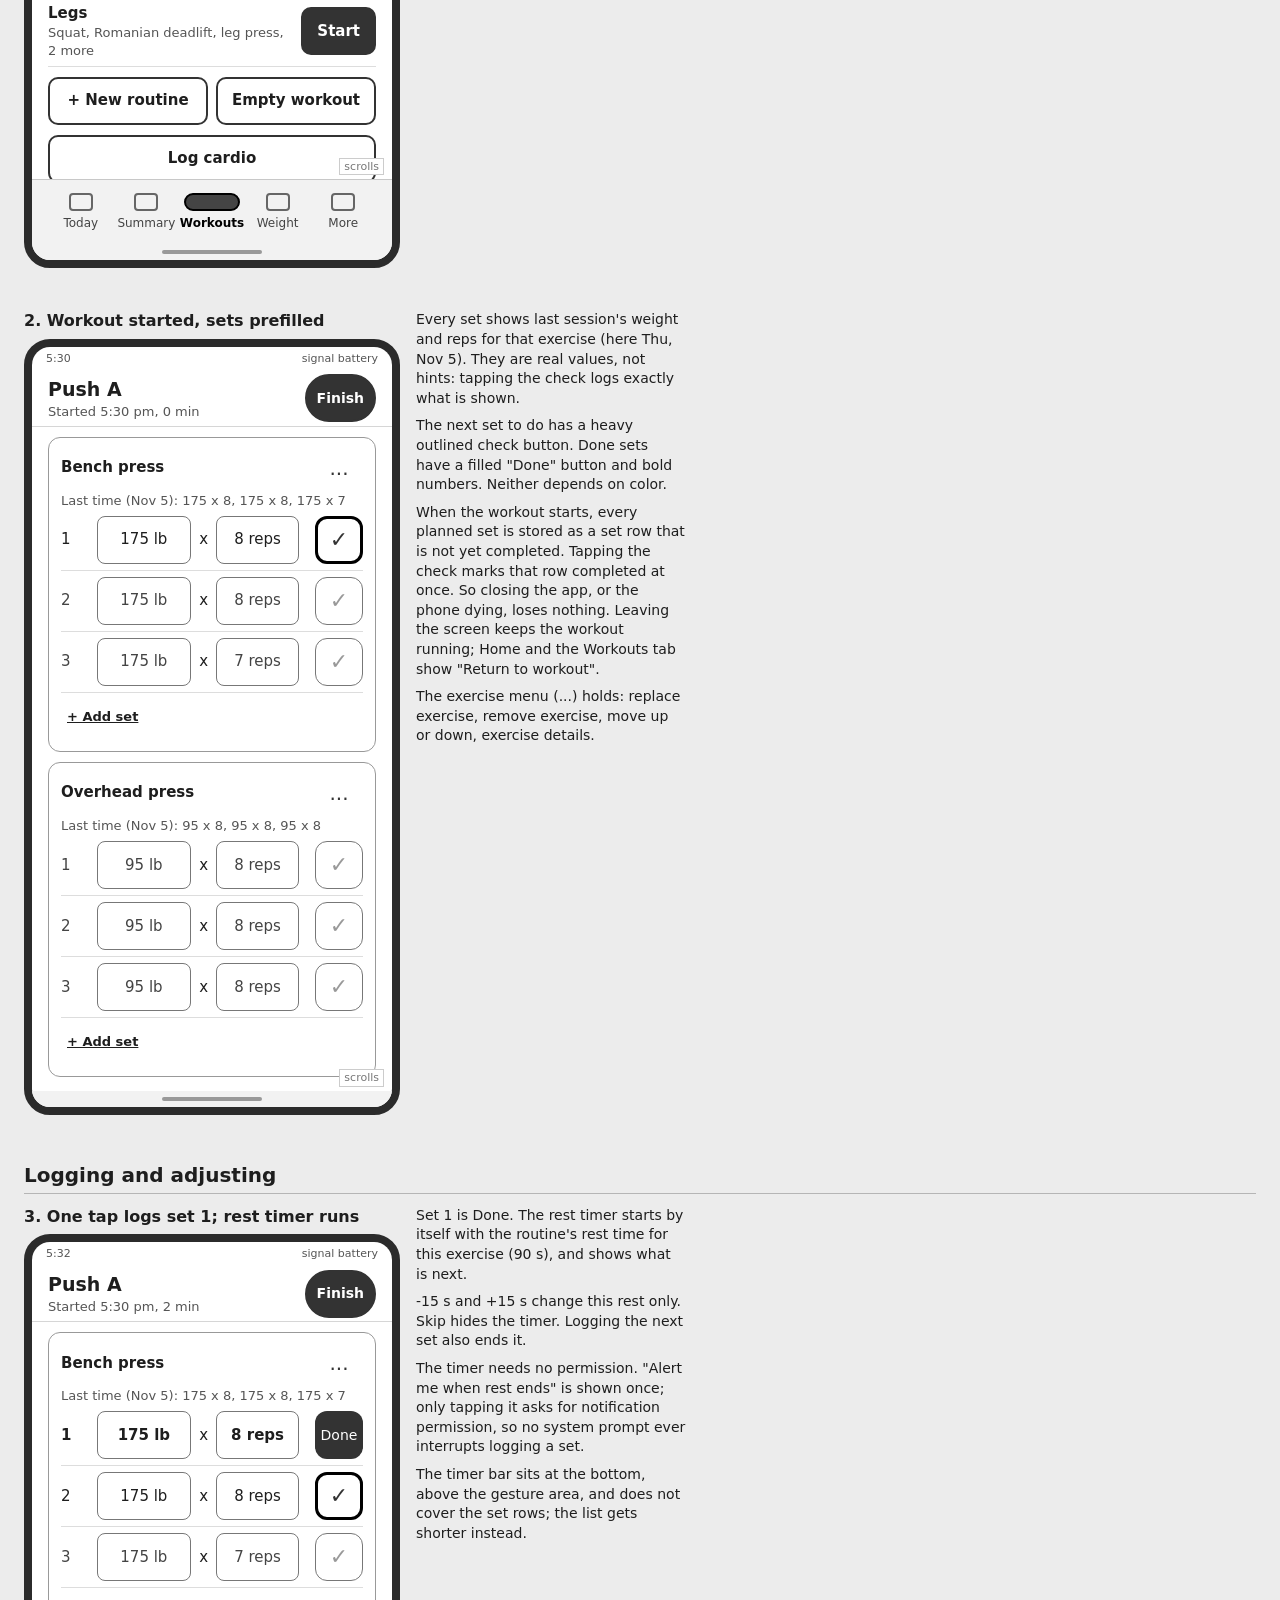
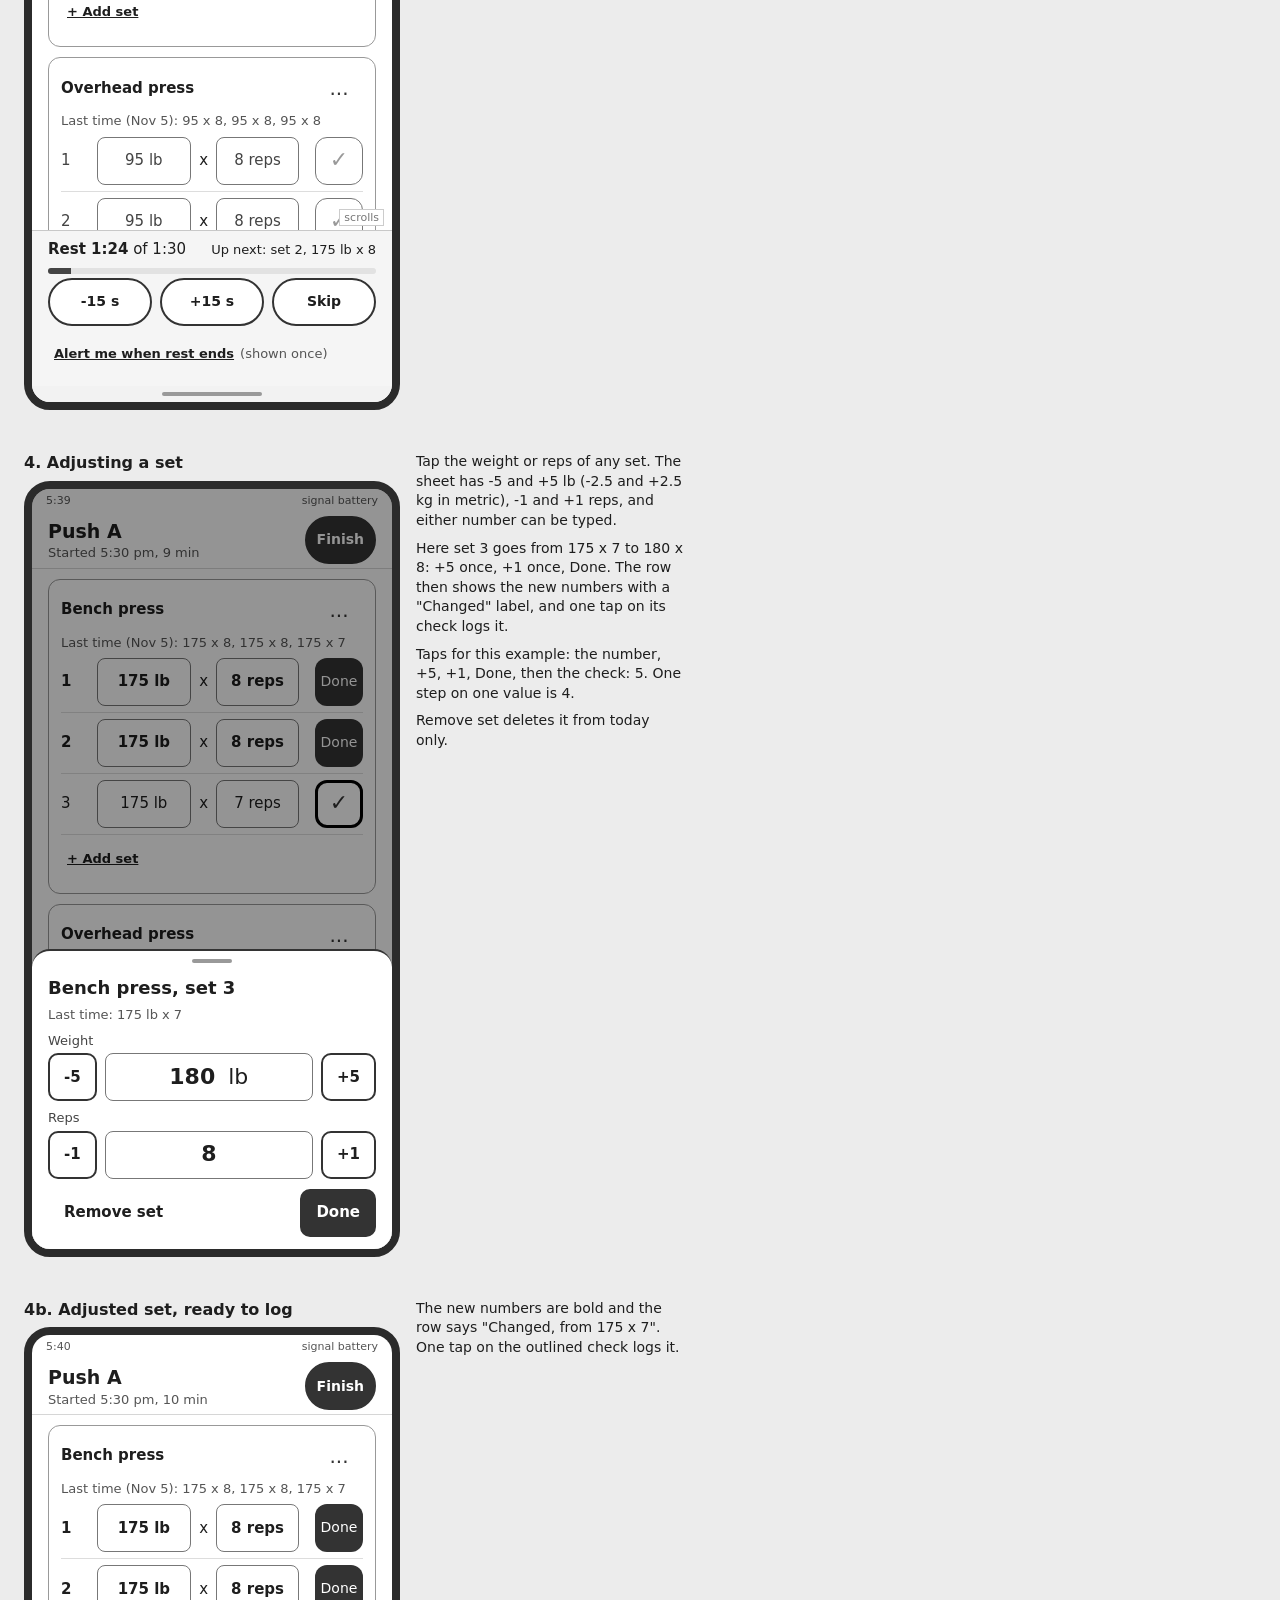
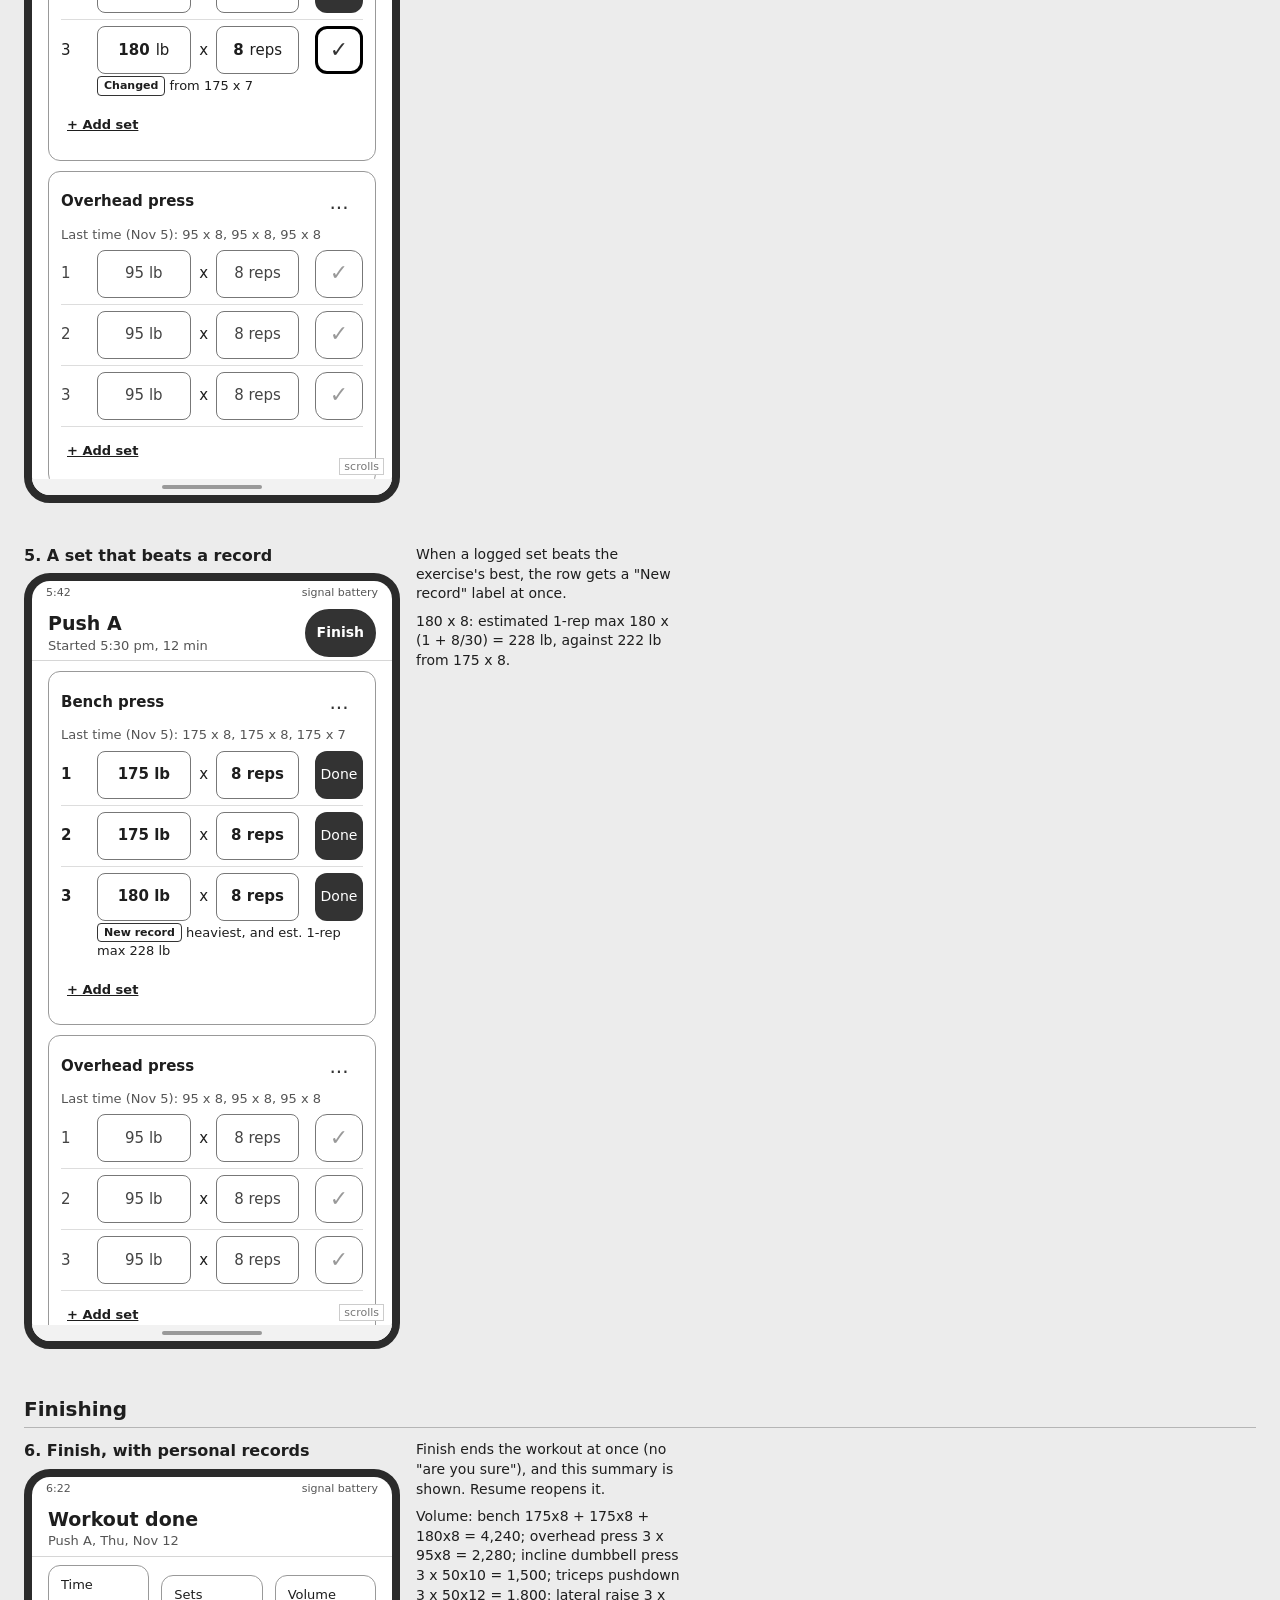
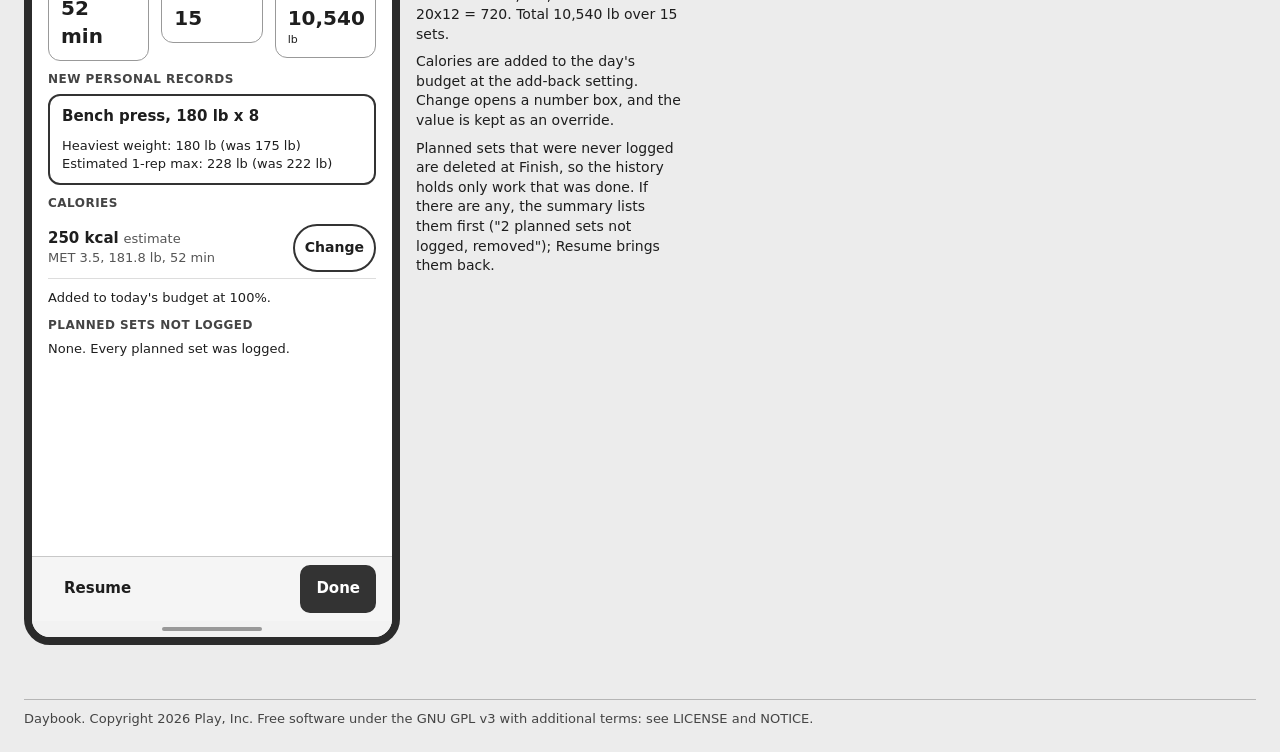
<file: docs/design/workout.html>
<!doctype html>
<html lang="en">
<head>
<meta charset="utf-8">
<meta name="viewport" content="width=device-width, initial-scale=1">
<title>Workout logging: Daybook wireframe</title>
<link rel="stylesheet" href="wireframe.css">
</head>
<body>
<div id="unfolded"><div id="cover">
<header class="page-head">
<div class="crumbs"><a href="index.html">Daybook design</a> / Workout logging</div>
<h1>Workout logging</h1>
<p>Sample: Push A on Thu, Nov 12 at 5:30 pm, prefilled from the last Push A on Thu, Nov 5. The workout screen keeps one exercise per card, sets as rows, and a large check button at the end of each row.</p>
<div class="widths">Frame width:
<a href="workout.html">360 dp (phone)</a>
<a href="workout.html#cover">344 dp (Z Fold 5 cover screen)</a>
<a href="workout.html#unfolded">673 dp (Z Fold 5 unfolded)</a></div>
</header>
<div class="target"><b>Speed target: start yesterday's or last week's routine.</b> Target: 1 tap from Workouts.<ol><li>Tap <b>Start</b> on the row (frame 1). The workout opens with every set prefilled (frame 2).</li></ol><b class="result">Taps: 1 from the Workouts tab. Pass.</b> From Home it is 2 (the Workouts tab, then Start). Condition: a workout was logged on that day. "Start again" always lists yesterday's workout first and the workout from the same weekday last week second, when they exist, then other recent ones, each with the day named ("Yesterday", "Last Thursday"). A routine can also be started from its own row, 1 tap.</div><div class="target"><b>Speed target: log a set using prefilled numbers.</b> Target: 1 tap.<ol><li>Tap the check button at the end of the set row (frame 2 to frame 3).</li></ol><b class="result">Taps: 1. Pass.</b> The set is saved at once, marked Done, and the rest timer starts. Conditions: the exercise has been done before (the first time, weight and reps are empty and must be typed), and the set is on screen (the list scrolls to the next set by itself after each log). No permission prompt can appear in this path: the rest timer runs inside the app with no permission.</div><div class="decision"><b>Decision for Bart: estimated 1-rep max formula.</b> Chosen: Epley, weight x (1 + reps / 30). Alternative: Brzycki, weight x 36 / (37 - reps). They agree at 10 reps; Epley reads a little higher at low reps. Only sets of 1 to 12 reps count toward the estimate.</div><div class="decision"><b>Decision for Bart: what counts as a personal record.</b> Chosen: heaviest weight for the exercise, and best estimated 1-rep max. Rejected for v1: most reps at each weight, best set volume (more labels, little extra use).</div><div class="decision"><b>Decision for Bart: weekly volume.</b> Chosen: completed sets per muscle, counting each exercise's primary muscles only, Monday to Sunday. Alternative: weight x reps per muscle (tonnage). Sets are easier to compare across exercises and work for body-weight moves.</div><div class="decision"><b>Decision for Bart: rest timer alerts.</b> Chosen: the timer runs in the app with no permission and vibrates at the end while Daybook is open. A one-time row on the timer bar, "Alert me when rest ends", asks for notification permission only when the user taps it; after that, a notification "Rest done" also appears when Daybook is in the background. No permission prompt ever appears while logging a set. Rejected: asking for permission the first time the timer starts (puts a system prompt in the 1-tap set path); never alerting in the background.</div><div class="decision"><b>Decision for Bart: calories for strength workouts.</b> Chosen: one Compendium MET value for resistance training times body weight times workout time, shown at Finish and changeable. The value is 3.5 MET, code 02054 in the 2024 Compendium.</div><h2 class="section">Starting</h2><div class="states"><div class="state"><div><div class="state-title">1. Workouts tab</div><div class="phone"><div class="screen "><div class="status"><span>5:29</span><span>signal  battery</span></div><div class="appbar"><div class="title">Workouts</div><div class="btn small">Exercises</div></div><div class="scroll fade"><div class="label">Start again</div><div class="row"><div class="grow"><div class="small muted">Yesterday, Wed, Nov 11</div><b>Legs</b><div class="small muted">5 exercises, 15 sets, 48 min</div></div><div class="btn primary square">Start</div></div><div class="row"><div class="grow"><div class="small muted">Last Thursday, Nov 5</div><b>Push A</b><div class="small muted">5 exercises, 15 sets, 52 min</div></div><div class="btn primary square">Start</div></div><div class="row"><div class="grow"><div class="small muted">Mon, Nov 9</div><b>Pull A</b><div class="small muted">5 exercises, 14 sets, 50 min</div></div><div class="btn primary square">Start</div></div><div class="label">Routines</div><div class="row"><div class="grow"><div class="small muted"></div><b>Push A</b><div class="small muted">Bench press, overhead press, incline dumbbell press, 2 more</div></div><div class="btn primary square">Start</div></div><div class="row"><div class="grow"><div class="small muted"></div><b>Pull A</b><div class="small muted">Pull-up, barbell row, face pull, 2 more</div></div><div class="btn primary square">Start</div></div><div class="row"><div class="grow"><div class="small muted"></div><b>Legs</b><div class="small muted">Squat, Romanian deadlift, leg press, 2 more</div></div><div class="btn primary square">Start</div></div><div class="flex mt"><div class="btn square grow">+ New routine</div><div class="btn square grow">Empty workout</div></div><div class="btn square block mt">Log cardio</div><div class="label">This week, sets by muscle</div><div class="flex small" style="min-height:24px"><span style="width:92px">Back</span><div class="grow meter" style="margin:0"><div style="width:60%"></div></div><span style="width:48px" class="right">6 sets</span></div><div class="flex small" style="min-height:24px"><span style="width:92px">Quads</span><div class="grow meter" style="margin:0"><div style="width:60%"></div></div><span style="width:48px" class="right">6 sets</span></div><div class="flex small" style="min-height:24px"><span style="width:92px">Hamstrings</span><div class="grow meter" style="margin:0"><div style="width:60%"></div></div><span style="width:48px" class="right">6 sets</span></div><div class="flex small" style="min-height:24px"><span style="width:92px">Biceps</span><div class="grow meter" style="margin:0"><div style="width:50%"></div></div><span style="width:48px" class="right">5 sets</span></div><div class="flex small" style="min-height:24px"><span style="width:92px">Shoulders</span><div class="grow meter" style="margin:0"><div style="width:30%"></div></div><span style="width:48px" class="right">3 sets</span></div><div class="flex small" style="min-height:24px"><span style="width:92px">Calves</span><div class="grow meter" style="margin:0"><div style="width:30%"></div></div><span style="width:48px" class="right">3 sets</span></div><div class="flex small" style="min-height:24px"><span style="width:92px">Chest</span><div class="grow meter" style="margin:0"><div style="width:0%"></div></div><span style="width:48px" class="right">0 sets</span></div><div class="flex small" style="min-height:24px"><span style="width:92px">Triceps</span><div class="grow meter" style="margin:0"><div style="width:0%"></div></div><span style="width:48px" class="right">0 sets</span></div></div><div class="navbar"><div class="navbar-inner"><div class="tab"><div class="ico"></div>Today</div><div class="tab"><div class="ico"></div>Summary</div><div class="tab on"><div class="ico"></div>Workouts</div><div class="tab"><div class="ico"></div>Weight</div><div class="tab"><div class="ico"></div>More</div></div></div><div class="gesture"></div></div></div></div><div class="notes"><p><b>Start again</b>: yesterday's workout first (Wed, Nov 11, Legs), then the one from the same weekday last week (Thu, Nov 5, Push A), then other recent ones (Mon, Nov 9, Pull A). Start copies that workout's exercises and number of sets.</p><p>A workout started empty, with no routine, is named in this list by its first exercises, for example "Squat, leg press, 2 more".</p><p><b>Routines</b>: the user's templates, each with Start. "+ New routine" opens the routine editor.</p><p><b>Empty workout</b> starts with no exercises; "+ Add exercise" opens the picker.</p><p><b>This week, sets by muscle</b> is the weekly volume: Mon Nov 9 Pull A and Wed Nov 11 Legs so far. Bars have the number next to them.</p><p>While a workout is running, the Start buttons are replaced by one "Return to workout" button, so two workouts cannot run at once.</p></div></div><div class="state"><div><div class="state-title">2. Workout started, sets prefilled</div><div class="phone"><div class="screen "><div class="status"><span>5:30</span><span>signal  battery</span></div><div class="appbar"><div class="title">Push A <div class="sub">Started 5:30 pm, 0 min</div></div><div class="btn primary small">Finish</div></div><div class="scroll fade" style="padding-top:0"><div class="card mt" style="padding-top:6px"><div class="between"><b>Bench press</b><span class="iconbtn">...</span></div><div class="small muted">Last time (Nov 5): 175 x 8, 175 x 8, 175 x 7</div><div class="row"><span style="width:28px;">1</span><div class="field" style="width:96px;justify-content:center;min-height:48px;">175 lb</div><span>x</span><div class="field" style="width:84px;justify-content:center;min-height:48px;">8 reps</div><div class="grow"></div><div class="iconbtn" style="border:3px solid #000;border-radius:12px;font-size:22px">&#10003;</div></div><div class="row"><span style="width:28px;color:#444">2</span><div class="field" style="width:96px;justify-content:center;min-height:48px;color:#444">175 lb</div><span>x</span><div class="field" style="width:84px;justify-content:center;min-height:48px;color:#444">8 reps</div><div class="grow"></div><div class="iconbtn" style="border:1px solid #777;border-radius:12px;font-size:22px;color:#999">&#10003;</div></div><div class="row"><span style="width:28px;color:#444">3</span><div class="field" style="width:96px;justify-content:center;min-height:48px;color:#444">175 lb</div><span>x</span><div class="field" style="width:84px;justify-content:center;min-height:48px;color:#444">7 reps</div><div class="grow"></div><div class="iconbtn" style="border:1px solid #777;border-radius:12px;font-size:22px;color:#999">&#10003;</div></div><div class="linkrow small"><span class="link">+ Add set</span></div></div><div class="card mt" style="padding-top:6px"><div class="between"><b>Overhead press</b><span class="iconbtn">...</span></div><div class="small muted">Last time (Nov 5): 95 x 8, 95 x 8, 95 x 8</div><div class="row"><span style="width:28px;color:#444">1</span><div class="field" style="width:96px;justify-content:center;min-height:48px;color:#444">95 lb</div><span>x</span><div class="field" style="width:84px;justify-content:center;min-height:48px;color:#444">8 reps</div><div class="grow"></div><div class="iconbtn" style="border:1px solid #777;border-radius:12px;font-size:22px;color:#999">&#10003;</div></div><div class="row"><span style="width:28px;color:#444">2</span><div class="field" style="width:96px;justify-content:center;min-height:48px;color:#444">95 lb</div><span>x</span><div class="field" style="width:84px;justify-content:center;min-height:48px;color:#444">8 reps</div><div class="grow"></div><div class="iconbtn" style="border:1px solid #777;border-radius:12px;font-size:22px;color:#999">&#10003;</div></div><div class="row"><span style="width:28px;color:#444">3</span><div class="field" style="width:96px;justify-content:center;min-height:48px;color:#444">95 lb</div><span>x</span><div class="field" style="width:84px;justify-content:center;min-height:48px;color:#444">8 reps</div><div class="grow"></div><div class="iconbtn" style="border:1px solid #777;border-radius:12px;font-size:22px;color:#999">&#10003;</div></div><div class="linkrow small"><span class="link">+ Add set</span></div></div></div><div class="gesture"></div></div></div></div><div class="notes"><p>Every set shows last session's weight and reps for that exercise (here Thu, Nov 5). They are real values, not hints: tapping the check logs exactly what is shown.</p><p>The next set to do has a heavy outlined check button. Done sets have a filled "Done" button and bold numbers. Neither depends on color.</p><p>When the workout starts, every planned set is stored as a set row that is not yet completed. Tapping the check marks that row completed at once. So closing the app, or the phone dying, loses nothing. Leaving the screen keeps the workout running; Home and the Workouts tab show "Return to workout".</p><p>The exercise menu (...) holds: replace exercise, remove exercise, move up or down, exercise details.</p></div></div></div><h2 class="section">Logging and adjusting</h2><div class="states"><div class="state"><div><div class="state-title">3. One tap logs set 1; rest timer runs</div><div class="phone"><div class="screen "><div class="status"><span>5:32</span><span>signal  battery</span></div><div class="appbar"><div class="title">Push A <div class="sub">Started 5:30 pm, 2 min</div></div><div class="btn primary small">Finish</div></div><div class="scroll fade" style="padding-top:0"><div class="card mt" style="padding-top:6px"><div class="between"><b>Bench press</b><span class="iconbtn">...</span></div><div class="small muted">Last time (Nov 5): 175 x 8, 175 x 8, 175 x 7</div><div class="row"><span style="width:28px;font-weight:700">1</span><div class="field" style="width:96px;justify-content:center;min-height:48px;font-weight:700">175 lb</div><span>x</span><div class="field" style="width:84px;justify-content:center;min-height:48px;font-weight:700">8 reps</div><div class="grow"></div><div class="iconbtn" style="background:#333;color:#fff;border-radius:12px;font-size:14px">Done</div></div><div class="row"><span style="width:28px;">2</span><div class="field" style="width:96px;justify-content:center;min-height:48px;">175 lb</div><span>x</span><div class="field" style="width:84px;justify-content:center;min-height:48px;">8 reps</div><div class="grow"></div><div class="iconbtn" style="border:3px solid #000;border-radius:12px;font-size:22px">&#10003;</div></div><div class="row"><span style="width:28px;color:#444">3</span><div class="field" style="width:96px;justify-content:center;min-height:48px;color:#444">175 lb</div><span>x</span><div class="field" style="width:84px;justify-content:center;min-height:48px;color:#444">7 reps</div><div class="grow"></div><div class="iconbtn" style="border:1px solid #777;border-radius:12px;font-size:22px;color:#999">&#10003;</div></div><div class="linkrow small"><span class="link">+ Add set</span></div></div><div class="card mt" style="padding-top:6px"><div class="between"><b>Overhead press</b><span class="iconbtn">...</span></div><div class="small muted">Last time (Nov 5): 95 x 8, 95 x 8, 95 x 8</div><div class="row"><span style="width:28px;color:#444">1</span><div class="field" style="width:96px;justify-content:center;min-height:48px;color:#444">95 lb</div><span>x</span><div class="field" style="width:84px;justify-content:center;min-height:48px;color:#444">8 reps</div><div class="grow"></div><div class="iconbtn" style="border:1px solid #777;border-radius:12px;font-size:22px;color:#999">&#10003;</div></div><div class="row"><span style="width:28px;color:#444">2</span><div class="field" style="width:96px;justify-content:center;min-height:48px;color:#444">95 lb</div><span>x</span><div class="field" style="width:84px;justify-content:center;min-height:48px;color:#444">8 reps</div><div class="grow"></div><div class="iconbtn" style="border:1px solid #777;border-radius:12px;font-size:22px;color:#999">&#10003;</div></div><div class="row"><span style="width:28px;color:#444">3</span><div class="field" style="width:96px;justify-content:center;min-height:48px;color:#444">95 lb</div><span>x</span><div class="field" style="width:84px;justify-content:center;min-height:48px;color:#444">8 reps</div><div class="grow"></div><div class="iconbtn" style="border:1px solid #777;border-radius:12px;font-size:22px;color:#999">&#10003;</div></div><div class="linkrow small"><span class="link">+ Add set</span></div></div></div><div class="bar" style="flex-direction:column;align-items:stretch;gap:4px"><div class="between"><span><b>Rest 1:24</b> of 1:30</span><span class="small">Up next: set 2, 175 lb x 8</span></div><div class="meter" style="height:6px"><div style="width:7%"></div></div><div class="flex"><div class="btn small grow">-15 s</div><div class="btn small grow">+15 s</div><div class="btn small grow">Skip</div></div><div class="linkrow small"><span class="link">Alert me when rest ends</span><span class="muted">(shown once)</span></div></div><div class="gesture"></div></div></div></div><div class="notes"><p>Set 1 is Done. The rest timer starts by itself with the routine's rest time for this exercise (90 s), and shows what is next.</p><p>-15 s and +15 s change this rest only. Skip hides the timer. Logging the next set also ends it.</p><p>The timer needs no permission. "Alert me when rest ends" is shown once; only tapping it asks for notification permission, so no system prompt ever interrupts logging a set.</p><p>The timer bar sits at the bottom, above the gesture area, and does not cover the set rows; the list gets shorter instead.</p></div></div><div class="state"><div><div class="state-title">4. Adjusting a set</div><div class="phone"><div class="screen "><div class="status"><span>5:39</span><span>signal  battery</span></div><div class="appbar"><div class="title">Push A <div class="sub">Started 5:30 pm, 9 min</div></div><div class="btn primary small">Finish</div></div><div class="scroll fade" style="padding-top:0"><div class="card mt" style="padding-top:6px"><div class="between"><b>Bench press</b><span class="iconbtn">...</span></div><div class="small muted">Last time (Nov 5): 175 x 8, 175 x 8, 175 x 7</div><div class="row"><span style="width:28px;font-weight:700">1</span><div class="field" style="width:96px;justify-content:center;min-height:48px;font-weight:700">175 lb</div><span>x</span><div class="field" style="width:84px;justify-content:center;min-height:48px;font-weight:700">8 reps</div><div class="grow"></div><div class="iconbtn" style="background:#333;color:#fff;border-radius:12px;font-size:14px">Done</div></div><div class="row"><span style="width:28px;font-weight:700">2</span><div class="field" style="width:96px;justify-content:center;min-height:48px;font-weight:700">175 lb</div><span>x</span><div class="field" style="width:84px;justify-content:center;min-height:48px;font-weight:700">8 reps</div><div class="grow"></div><div class="iconbtn" style="background:#333;color:#fff;border-radius:12px;font-size:14px">Done</div></div><div class="row"><span style="width:28px;">3</span><div class="field" style="width:96px;justify-content:center;min-height:48px;">175 lb</div><span>x</span><div class="field" style="width:84px;justify-content:center;min-height:48px;">7 reps</div><div class="grow"></div><div class="iconbtn" style="border:3px solid #000;border-radius:12px;font-size:22px">&#10003;</div></div><div class="linkrow small"><span class="link">+ Add set</span></div></div><div class="card mt" style="padding-top:6px"><div class="between"><b>Overhead press</b><span class="iconbtn">...</span></div><div class="small muted">Last time (Nov 5): 95 x 8, 95 x 8, 95 x 8</div><div class="row"><span style="width:28px;color:#444">1</span><div class="field" style="width:96px;justify-content:center;min-height:48px;color:#444">95 lb</div><span>x</span><div class="field" style="width:84px;justify-content:center;min-height:48px;color:#444">8 reps</div><div class="grow"></div><div class="iconbtn" style="border:1px solid #777;border-radius:12px;font-size:22px;color:#999">&#10003;</div></div><div class="row"><span style="width:28px;color:#444">2</span><div class="field" style="width:96px;justify-content:center;min-height:48px;color:#444">95 lb</div><span>x</span><div class="field" style="width:84px;justify-content:center;min-height:48px;color:#444">8 reps</div><div class="grow"></div><div class="iconbtn" style="border:1px solid #777;border-radius:12px;font-size:22px;color:#999">&#10003;</div></div><div class="row"><span style="width:28px;color:#444">3</span><div class="field" style="width:96px;justify-content:center;min-height:48px;color:#444">95 lb</div><span>x</span><div class="field" style="width:84px;justify-content:center;min-height:48px;color:#444">8 reps</div><div class="grow"></div><div class="iconbtn" style="border:1px solid #777;border-radius:12px;font-size:22px;color:#999">&#10003;</div></div><div class="linkrow small"><span class="link">+ Add set</span></div></div></div><div class="gesture"></div><div class="scrim"></div><div class="sheet"><div class="grab"></div><div class="sheet-inner"><h3>Bench press, set 3</h3><div class="small muted">Last time: 175 lb x 7</div><div class="fieldlabel">Weight</div><div class="flex"><div class="btn square">-5</div><div class="field grow" style="justify-content:center;font-size:22px"><b>180</b>&nbsp;lb</div><div class="btn square">+5</div></div><div class="fieldlabel">Reps</div><div class="flex"><div class="btn square">-1</div><div class="field grow" style="justify-content:center;font-size:22px"><b>8</b></div><div class="btn square">+1</div></div><div class="between mt"><div class="btn flat">Remove set</div><div class="btn primary square">Done</div></div></div></div></div></div></div><div class="notes"><p>Tap the weight or reps of any set. The sheet has -5 and +5 lb (-2.5 and +2.5 kg in metric), -1 and +1 reps, and either number can be typed.</p><p>Here set 3 goes from 175 x 7 to 180 x 8: +5 once, +1 once, Done. The row then shows the new numbers with a "Changed" label, and one tap on its check logs it.</p><p>Taps for this example: the number, +5, +1, Done, then the check: 5. One step on one value is 4.</p><p>Remove set deletes it from today only.</p></div></div><div class="state"><div><div class="state-title">4b. Adjusted set, ready to log</div><div class="phone"><div class="screen "><div class="status"><span>5:40</span><span>signal  battery</span></div><div class="appbar"><div class="title">Push A <div class="sub">Started 5:30 pm, 10 min</div></div><div class="btn primary small">Finish</div></div><div class="scroll fade" style="padding-top:0"><div class="card mt" style="padding-top:6px"><div class="between"><b>Bench press</b><span class="iconbtn">...</span></div><div class="small muted">Last time (Nov 5): 175 x 8, 175 x 8, 175 x 7</div><div class="row"><span style="width:28px;font-weight:700">1</span><div class="field" style="width:96px;justify-content:center;min-height:48px;font-weight:700">175 lb</div><span>x</span><div class="field" style="width:84px;justify-content:center;min-height:48px;font-weight:700">8 reps</div><div class="grow"></div><div class="iconbtn" style="background:#333;color:#fff;border-radius:12px;font-size:14px">Done</div></div><div class="row"><span style="width:28px;font-weight:700">2</span><div class="field" style="width:96px;justify-content:center;min-height:48px;font-weight:700">175 lb</div><span>x</span><div class="field" style="width:84px;justify-content:center;min-height:48px;font-weight:700">8 reps</div><div class="grow"></div><div class="iconbtn" style="background:#333;color:#fff;border-radius:12px;font-size:14px">Done</div></div><div class="row" style="border-bottom:none"><span style="width:28px;">3</span><div class="field" style="width:96px;justify-content:center;min-height:48px;"><b>180</b> lb</div><span>x</span><div class="field" style="width:84px;justify-content:center;min-height:48px;"><b>8</b> reps</div><div class="grow"></div><div class="iconbtn" style="border:3px solid #000;border-radius:12px;font-size:22px">&#10003;</div></div><div class="small" style="padding:0 0 6px 36px;margin-top:-4px"><span class="badge" style="margin-left:0">Changed</span> from 175 x 7</div><div class="linkrow small"><span class="link">+ Add set</span></div></div><div class="card mt" style="padding-top:6px"><div class="between"><b>Overhead press</b><span class="iconbtn">...</span></div><div class="small muted">Last time (Nov 5): 95 x 8, 95 x 8, 95 x 8</div><div class="row"><span style="width:28px;color:#444">1</span><div class="field" style="width:96px;justify-content:center;min-height:48px;color:#444">95 lb</div><span>x</span><div class="field" style="width:84px;justify-content:center;min-height:48px;color:#444">8 reps</div><div class="grow"></div><div class="iconbtn" style="border:1px solid #777;border-radius:12px;font-size:22px;color:#999">&#10003;</div></div><div class="row"><span style="width:28px;color:#444">2</span><div class="field" style="width:96px;justify-content:center;min-height:48px;color:#444">95 lb</div><span>x</span><div class="field" style="width:84px;justify-content:center;min-height:48px;color:#444">8 reps</div><div class="grow"></div><div class="iconbtn" style="border:1px solid #777;border-radius:12px;font-size:22px;color:#999">&#10003;</div></div><div class="row"><span style="width:28px;color:#444">3</span><div class="field" style="width:96px;justify-content:center;min-height:48px;color:#444">95 lb</div><span>x</span><div class="field" style="width:84px;justify-content:center;min-height:48px;color:#444">8 reps</div><div class="grow"></div><div class="iconbtn" style="border:1px solid #777;border-radius:12px;font-size:22px;color:#999">&#10003;</div></div><div class="linkrow small"><span class="link">+ Add set</span></div></div></div><div class="gesture"></div></div></div></div><div class="notes"><p>The new numbers are bold and the row says "Changed, from 175 x 7". One tap on the outlined check logs it.</p></div></div><div class="state"><div><div class="state-title">5. A set that beats a record</div><div class="phone"><div class="screen "><div class="status"><span>5:42</span><span>signal  battery</span></div><div class="appbar"><div class="title">Push A <div class="sub">Started 5:30 pm, 12 min</div></div><div class="btn primary small">Finish</div></div><div class="scroll fade" style="padding-top:0"><div class="card mt" style="padding-top:6px"><div class="between"><b>Bench press</b><span class="iconbtn">...</span></div><div class="small muted">Last time (Nov 5): 175 x 8, 175 x 8, 175 x 7</div><div class="row"><span style="width:28px;font-weight:700">1</span><div class="field" style="width:96px;justify-content:center;min-height:48px;font-weight:700">175 lb</div><span>x</span><div class="field" style="width:84px;justify-content:center;min-height:48px;font-weight:700">8 reps</div><div class="grow"></div><div class="iconbtn" style="background:#333;color:#fff;border-radius:12px;font-size:14px">Done</div></div><div class="row"><span style="width:28px;font-weight:700">2</span><div class="field" style="width:96px;justify-content:center;min-height:48px;font-weight:700">175 lb</div><span>x</span><div class="field" style="width:84px;justify-content:center;min-height:48px;font-weight:700">8 reps</div><div class="grow"></div><div class="iconbtn" style="background:#333;color:#fff;border-radius:12px;font-size:14px">Done</div></div><div class="row" style="border-bottom:none"><span style="width:28px;font-weight:700">3</span><div class="field" style="width:96px;justify-content:center;min-height:48px;font-weight:700">180 lb</div><span>x</span><div class="field" style="width:84px;justify-content:center;min-height:48px;font-weight:700">8 reps</div><div class="grow"></div><div class="iconbtn" style="background:#333;color:#fff;border-radius:12px;font-size:14px">Done</div></div><div class="small" style="padding:0 0 6px 36px;margin-top:-4px"><span class="badge" style="margin-left:0">New record</span> heaviest, and est. 1-rep max 228 lb</div><div class="linkrow small"><span class="link">+ Add set</span></div></div><div class="card mt" style="padding-top:6px"><div class="between"><b>Overhead press</b><span class="iconbtn">...</span></div><div class="small muted">Last time (Nov 5): 95 x 8, 95 x 8, 95 x 8</div><div class="row"><span style="width:28px;color:#444">1</span><div class="field" style="width:96px;justify-content:center;min-height:48px;color:#444">95 lb</div><span>x</span><div class="field" style="width:84px;justify-content:center;min-height:48px;color:#444">8 reps</div><div class="grow"></div><div class="iconbtn" style="border:1px solid #777;border-radius:12px;font-size:22px;color:#999">&#10003;</div></div><div class="row"><span style="width:28px;color:#444">2</span><div class="field" style="width:96px;justify-content:center;min-height:48px;color:#444">95 lb</div><span>x</span><div class="field" style="width:84px;justify-content:center;min-height:48px;color:#444">8 reps</div><div class="grow"></div><div class="iconbtn" style="border:1px solid #777;border-radius:12px;font-size:22px;color:#999">&#10003;</div></div><div class="row"><span style="width:28px;color:#444">3</span><div class="field" style="width:96px;justify-content:center;min-height:48px;color:#444">95 lb</div><span>x</span><div class="field" style="width:84px;justify-content:center;min-height:48px;color:#444">8 reps</div><div class="grow"></div><div class="iconbtn" style="border:1px solid #777;border-radius:12px;font-size:22px;color:#999">&#10003;</div></div><div class="linkrow small"><span class="link">+ Add set</span></div></div></div><div class="gesture"></div></div></div></div><div class="notes"><p>When a logged set beats the exercise's best, the row gets a "New record" label at once.</p><p>180 x 8: estimated 1-rep max 180 x (1 + 8/30) = 228 lb, against 222 lb from 175 x 8.</p></div></div></div><h2 class="section">Finishing</h2><div class="states"><div class="state"><div><div class="state-title">6. Finish, with personal records</div><div class="phone"><div class="screen "><div class="status"><span>6:22</span><span>signal  battery</span></div><div class="appbar"><div class="title">Workout done <div class="sub">Push A, Thu, Nov 12</div></div></div><div class="scroll"><div class="flex" style="gap:12px;align-items:flex-start"><div class="grow card"><div class="small">Time</div><div class="mid">52 min</div></div><div class="grow card"><div class="small">Sets</div><div class="mid">15</div></div><div class="grow card"><div class="small">Volume</div><div class="mid">10,540</div><div class="tiny">lb</div></div></div><div class="label">New personal records</div><div class="card thick"><b>Bench press, 180 lb x 8</b><div class="small mt">Heaviest weight: 180 lb (was 175 lb)</div><div class="small">Estimated 1-rep max: 228 lb (was 222 lb)</div></div><div class="label">Calories</div><div class="row"><div class="grow"><b>250 kcal</b> <span class="small muted">estimate</span><div class="small muted">MET 3.5, 181.8 lb, 52 min</div></div><div class="btn small">Change</div></div><div class="small mt">Added to today's budget at 100%.</div><div class="label">Planned sets not logged</div><div class="small">None. Every planned set was logged.</div></div><div class="bar"><div class="btn flat">Resume</div><div class="grow"></div><div class="btn primary square">Done</div></div><div class="gesture"></div></div></div></div><div class="notes"><p>Finish ends the workout at once (no "are you sure"), and this summary is shown. Resume reopens it.</p><p>Volume: bench 175x8 + 175x8 + 180x8 = 4,240; overhead press 3 x 95x8 = 2,280; incline dumbbell press 3 x 50x10 = 1,500; triceps pushdown 3 x 50x12 = 1,800; lateral raise 3 x 20x12 = 720. Total 10,540 lb over 15 sets.</p><p>Calories are added to the day's budget at the add-back setting. Change opens a number box, and the value is kept as an override.</p><p>Planned sets that were never logged are deleted at Finish, so the history holds only work that was done. If there are any, the summary lists them first ("2 planned sets not logged, removed"); Resume brings them back.</p></div></div></div>
<footer class="legal">Daybook. Copyright 2026 Play, Inc. Free software under the GNU GPL v3 with additional terms: see LICENSE and NOTICE.</footer>
</div></div>
</body>
</html>
</file>
<file: docs/design/wireframe.css>
/* Daybook wireframes. Grayscale on purpose: layout and behavior only, no visual design. */

* { box-sizing: border-box; }

body {
  margin: 0;
  padding: 24px;
  background: #ececec;
  color: #1e1e1e;
  font-family: system-ui, "Segoe UI", Roboto, Helvetica, Arial, sans-serif;
  font-size: 15px;
  line-height: 1.4;
}

a { color: #1e1e1e; }

.page-head { max-width: 1200px; margin: 0 0 24px; }
.page-head h1 { margin: 4px 0 8px; font-size: 26px; }
.page-head p { margin: 4px 0; max-width: 820px; }
.crumbs { font-size: 14px; }
.widths { font-size: 14px; margin-top: 8px; }
.widths a { margin-right: 12px; }

h2.section { margin: 40px 0 12px; font-size: 20px; border-bottom: 1px solid #b5b5b5; padding-bottom: 4px; }

/* A row of states: each state is a phone frame with notes beside it. */
.states { display: flex; flex-wrap: wrap; gap: 36px 40px; align-items: flex-start; }
.state { display: flex; flex-wrap: wrap; gap: 16px; align-items: flex-start; }
.state-title { font-weight: 700; font-size: 16px; margin: 0 0 6px; }
.notes { width: 270px; font-size: 14px; }
.notes p { margin: 0 0 8px; }
.notes ul { margin: 0 0 8px; padding-left: 18px; }
.notes li { margin-bottom: 4px; }

/* Speed target box */
.target {
  border: 2px solid #1e1e1e;
  background: #fff;
  padding: 10px 14px;
  margin: 12px 0 20px;
  max-width: 820px;
  font-size: 14px;
}
.target b.result { font-size: 15px; }
.target ol { margin: 6px 0; padding-left: 22px; }

.decision {
  border: 1px dashed #555;
  background: #fafafa;
  padding: 8px 12px;
  margin: 10px 0;
  max-width: 820px;
  font-size: 14px;
}

footer.legal {
  margin-top: 48px;
  padding-top: 10px;
  border-top: 1px solid #b5b5b5;
  font-size: 13px;
  color: #444;
}

/* ===== Phone frame. 1 CSS px = 1 dp. ===== */
.phone {
  display: inline-block;
  border: 8px solid #2b2b2b;
  border-radius: 26px;
  background: #2b2b2b;
  overflow: hidden;
}
.screen {
  position: relative;
  width: 360px;
  height: 760px;
  background: #fff;
  display: flex;
  flex-direction: column;
  overflow: hidden;
  font-size: 15px;
}
.screen.short { height: 560px; }

/* Width switches, no script: page.html#cover and page.html#unfolded */
#cover:target .screen { width: 344px; }
#unfolded:target .screen { width: 673px; }
.screen.fixed344 { width: 344px !important; }
.screen.fixed673 { width: 673px !important; }

.status {
  height: 24px;
  flex: none;
  font-size: 11px;
  color: #555;
  padding: 4px 14px 0;
  display: flex;
  justify-content: space-between;
}

/* Every horizontal region keeps its content in a column no wider than 600 dp. */
.appbar, .scroll, .bar, .tabs-row, .navbar-inner, .sheet-inner {
  padding-left: max(16px, calc((100% - 600px) / 2));
  padding-right: max(16px, calc((100% - 600px) / 2));
}

.appbar {
  flex: none;
  min-height: 56px;
  display: flex;
  align-items: center;
  gap: 4px;
  border-bottom: 1px solid #d6d6d6;
}
.appbar .title { font-size: 19px; font-weight: 700; flex: 1; min-width: 0; }
.appbar .sub { font-size: 13px; color: #555; font-weight: 400; }

.scroll { flex: 1; overflow: hidden; padding-top: 8px; padding-bottom: 8px; position: relative; }
.scroll.fade::after {
  content: "scrolls";
  position: absolute; right: 8px; bottom: 4px;
  font-size: 11px; color: #777; background: #fff; padding: 0 4px;
  border: 1px solid #ccc;
}

.bar {
  flex: none;
  border-top: 1px solid #c8c8c8;
  background: #f5f5f5;
  padding-top: 8px;
  padding-bottom: 8px;
  display: flex;
  align-items: center;
  gap: 8px;
}
.bar .grow { flex: 1; min-width: 0; }

/* Bottom navigation */
.navbar { flex: none; border-top: 1px solid #c8c8c8; background: #f2f2f2; }
.navbar-inner { display: flex; }
.navbar .tab {
  flex: 1;
  min-height: 64px;
  min-width: 0;
  display: flex; flex-direction: column; align-items: center; justify-content: center;
  font-size: 12px;
  color: #444;
}
.navbar .tab .ico { width: 24px; height: 18px; border: 2px solid #666; border-radius: 4px; margin-bottom: 4px; }
.navbar .tab.on { color: #000; font-weight: 700; }
.navbar .tab.on .ico { background: #444; border-color: #000; width: 56px; border-radius: 9px; }

.gesture { flex: none; height: 16px; background: #f2f2f2; display: flex; justify-content: center; align-items: center; }
.gesture::before { content: ""; width: 100px; height: 4px; background: #999; border-radius: 2px; }

/* Keyboard drawing */
.kbd { flex: none; height: 270px; background: #d4d4d4; border-top: 1px solid #aaa; padding: 4px 4px 0; }
.kbd .suggest { height: 34px; display: flex; justify-content: space-around; align-items: center; font-size: 13px; color: #444; }
.kbd .krow { display: flex; gap: 5px; margin: 0 0 8px; justify-content: center; }
.kbd .k { flex: 1; max-width: 40px; height: 42px; background: #f4f4f4; border-radius: 5px; font-size: 13px; display: flex; align-items: center; justify-content: center; color: #333; }
.kbd .k.w { max-width: 200px; flex: 5; }
.kbd .k.m { max-width: 60px; flex: 1.5; background: #bdbdbd; }
.kbd.num { height: 250px; }
.kbd.num .k { max-width: none; height: 46px; font-size: 18px; }
.kbd-label { position: absolute; }

/* Basic pieces */
.btn {
  min-height: 48px;
  min-width: 48px;
  padding: 0 14px;
  border: 2px solid #333;
  border-radius: 24px;
  background: #fff;
  display: inline-flex; align-items: center; justify-content: center;
  font-weight: 600;
  font-size: 15px;
  white-space: nowrap;
  text-align: center;
}
.btn.primary { background: #333; color: #fff; }
.btn.flat { border-color: transparent; background: transparent; }
.btn.square { border-radius: 10px; }
.btn.small { min-height: 48px; font-size: 14px; padding: 0 10px; }
.btn.block { display: flex; width: 100%; }
.btn.tall { min-height: 64px; font-size: 18px; border-radius: 16px; }
.btn.disabled { border-color: #bbb; color: #999; background: #f4f4f4; }
.iconbtn {
  width: 48px; height: 48px; flex: none;
  display: inline-flex; align-items: center; justify-content: center;
  font-size: 20px; color: #333;
}
.iconbtn.boxed { border: 1px solid #999; border-radius: 12px; font-size: 13px; }

.chip {
  display: inline-flex; flex-direction: column; align-items: center; justify-content: center;
  flex: none;
  min-width: 48px;
  min-height: 48px;
  padding: 4px 12px;
  border: 1px solid #777;
  border-radius: 12px;
  background: #fff;
  font-size: 14px;
  white-space: nowrap;
  line-height: 1.2;
}
.chip small { display: block; font-size: 12px; color: #555; }
.chip.left { align-items: flex-start; }
.chip.on { background: #333; color: #fff; border-color: #333; font-weight: 700; }
.chip.on small { color: #ddd; }
.chiprow { display: flex; gap: 8px; overflow: hidden; flex-wrap: nowrap; }
.chiprow.wrap { flex-wrap: wrap; }
.tabs-row { flex: none; padding-top: 4px; padding-bottom: 4px; display: flex; gap: 6px; overflow: hidden; border-bottom: 1px solid #e0e0e0; }
.tabs-row .chip { padding: 4px 10px; }

.label { font-size: 12px; font-weight: 700; color: #444; text-transform: uppercase; letter-spacing: 0.04em; margin: 10px 0 6px; }
.muted { color: #555; }
.small { font-size: 13px; }
.tiny { font-size: 11px; }
.big { font-size: 32px; font-weight: 700; line-height: 1.1; }
.mid { font-size: 20px; font-weight: 700; }
.right { text-align: right; }
.center { text-align: center; }
.nowrap { white-space: nowrap; }
.mt { margin-top: 10px; }
.mb { margin-bottom: 10px; }
.flex { display: flex; gap: 8px; align-items: center; }
.flex .grow { flex: 1; min-width: 0; }
.between { display: flex; justify-content: space-between; align-items: center; gap: 8px; }
.stack > * + * { margin-top: 8px; }

.card { border: 1px solid #999; border-radius: 12px; padding: 10px 12px; background: #fff; }
.card.thick { border: 2px solid #333; }
.card + .card { margin-top: 10px; }

.row {
  min-height: 48px;
  border-bottom: 1px solid #ddd;
  display: flex; align-items: center; gap: 8px;
  padding: 6px 0;
}
.row .grow { flex: 1; min-width: 0; }
.link {
  display: inline-flex; align-items: center;
  min-height: 48px; min-width: 48px;
  padding: 0 6px;
  text-decoration: underline;
  font-weight: 600;
  vertical-align: middle;
}
.linkrow { display: flex; align-items: center; min-height: 48px; }
.row .chev::after { content: ">"; color: #777; font-weight: 700; padding-left: 6px; }

.field {
  border: 1px solid #777;
  border-radius: 8px;
  min-height: 48px;
  padding: 6px 10px;
  display: flex; align-items: center; gap: 6px;
  background: #fff;
}
.field.focus { border: 2px solid #000; }
.field .ph { color: #888; }
.field .unit { color: #555; margin-left: auto; }
.fieldlabel { font-size: 13px; color: #444; margin: 8px 0 3px; }
.caret { display: inline-block; width: 2px; height: 18px; background: #000; vertical-align: middle; margin: 0 1px; }
.sel { background: #c9c9c9; }

.seg { display: flex; border: 1px solid #555; border-radius: 24px; overflow: hidden; }
.seg > div { flex: 1; min-height: 48px; display: flex; align-items: center; justify-content: center; font-size: 14px; border-left: 1px solid #555; text-align: center; padding: 0 4px; }
.seg > div:first-child { border-left: none; }
.seg > div.on { background: #333; color: #fff; font-weight: 700; }

.toggle { width: 52px; height: 32px; border-radius: 16px; border: 2px solid #555; position: relative; flex: none; background: #fff; }
.toggle::after { content: ""; position: absolute; left: 4px; top: 4px; width: 20px; height: 20px; border-radius: 50%; background: #777; }
.toggle.on { background: #333; border-color: #333; }
.toggle.on::after { left: 24px; background: #fff; }

.radio { width: 22px; height: 22px; border: 2px solid #444; border-radius: 50%; flex: none; position: relative; }
.radio.on::after { content: ""; position: absolute; left: 4px; top: 4px; width: 10px; height: 10px; border-radius: 50%; background: #111; }

.meter { height: 8px; background: #e2e2e2; border-radius: 4px; overflow: hidden; margin-top: 4px; }
.meter > div { height: 100%; background: #444; }
.meter.over > div { background: repeating-linear-gradient(45deg, #222 0 4px, #888 4px 8px); }

/* Food entry: parsed line states. Each state has a word and a shape, never color alone. */
.textbox {
  border: 2px solid #000;
  border-radius: 10px;
  padding: 8px 10px;
  min-height: 72px;
  font-size: 16px;
  line-height: 1.35;
  background: #fff;
}
.textbox .ph { color: #888; }
.pinned-text { text-decoration: underline; text-decoration-style: dotted; }

.line {
  border: 1px solid #aaa;
  border-radius: 10px;
  padding: 4px 10px;
  min-height: 48px;
  margin-bottom: 6px;
  background: #fff;
  font-size: 14px;
  line-height: 1.3;
}
.line .name { font-weight: 700; white-space: nowrap; overflow: hidden; text-overflow: ellipsis; min-width: 0; }
.line .between > span { min-width: 0; }
.line .amt { color: #333; }
.line .nums { display: flex; gap: 10px; flex-wrap: wrap; font-size: 13px; color: #333; }
.line .nums b { color: #000; }
.line .typed { font-size: 12px; color: #555; }
.badge {
  display: inline-block;
  font-size: 11px;
  font-weight: 700;
  padding: 1px 6px;
  border-radius: 4px;
  border: 1px solid #333;
  margin-left: 4px;
  vertical-align: 1px;
  background: #fff;
  white-space: nowrap;
}
.line.guess { border: 2px dashed #333; }
.line.guess .badge { border-style: dashed; }
.line.assumed .amt { font-style: italic; text-decoration: underline; text-decoration-style: dotted; }
.line.notfound {
  border: 2px solid #000;
  background: repeating-linear-gradient(135deg, #fff 0 8px, #efefef 8px 12px);
}
.line.notfound .badge { background: #000; color: #fff; }
.line.alias { border: 2px double #333; border-width: 4px; }
.line.alias .sub { border-left: 3px solid #999; padding-left: 8px; margin-top: 4px; font-size: 12px; color: #333; }
.line.pinned .badge { border-radius: 10px; }
.line.current { box-shadow: 0 0 0 2px #888; }
.line.typing { border: 1px dotted #888; color: #333; }
.line.sub { margin-left: 16px; }
.linegroup { font-size: 11px; font-weight: 700; color: #555; text-transform: uppercase; letter-spacing: 0.04em; margin: 4px 0; }

.totals { font-size: 13px; line-height: 1.3; }
.totals b { font-size: 15px; }

/* Bottom sheet, snackbar, scrim */
.scrim { position: absolute; inset: 0; background: rgba(0, 0, 0, 0.42); }
.sheet {
  position: absolute; left: 0; right: 0; bottom: 0;
  background: #fff;
  border-radius: 18px 18px 0 0;
  border-top: 2px solid #333;
  display: flex; flex-direction: column;
  max-height: 88%;
}
.sheet .grab { width: 40px; height: 4px; border-radius: 2px; background: #999; margin: 8px auto 4px; flex: none; }
.sheet-inner { padding-top: 4px; padding-bottom: 12px; overflow: hidden; }
.sheet h3 { margin: 4px 0 6px; font-size: 18px; }

.snackbar {
  position: absolute; left: 12px; right: 12px;
  background: #222; color: #fff;
  border-radius: 8px;
  min-height: 48px;
  padding: 6px 6px 6px 14px;
  display: flex; align-items: center; gap: 8px;
  font-size: 14px;
}
.snackbar .grow { flex: 1; }
.snackbar .act { color: #fff; font-weight: 700; min-height: 48px; min-width: 64px; display: flex; align-items: center; justify-content: center; text-decoration: underline; }

/* Camera view for barcode scan */
.camera { background: #3a3a3a; color: #eee; flex: 1; display: flex; flex-direction: column; align-items: center; justify-content: center; position: relative; }
.camera .frame { width: 240px; height: 140px; border: 3px solid #fff; border-radius: 10px; display: flex; align-items: center; justify-content: center; font-size: 13px; }
.barcode { width: 150px; height: 70px; background: repeating-linear-gradient(90deg, #fff 0 3px, #3a3a3a 3px 5px, #fff 5px 6px, #3a3a3a 6px 10px); }

/* Charts (weight trend, weekly bars). Inline SVG and plain boxes. */
.chart { border: 1px solid #ccc; border-radius: 8px; padding: 6px; background: #fff; }
.bars { display: flex; align-items: flex-end; gap: 6px; height: 120px; border-bottom: 1px solid #555; position: relative; }
.bars .b { flex: 1; background: #555; border-radius: 4px 4px 0 0; position: relative; }
.bars .b.over { background: repeating-linear-gradient(45deg, #222 0 4px, #888 4px 8px); }
.bars .goal { position: absolute; left: 0; right: 0; border-top: 2px dashed #000; }
.barlabels { display: flex; gap: 6px; font-size: 11px; color: #444; }
.barlabels > div { flex: 1; text-align: center; }

table.nut { width: 100%; border-collapse: collapse; font-size: 13px; }
table.nut td { padding: 6px 2px; border-bottom: 1px solid #ddd; vertical-align: top; }
table.nut td.n { text-align: right; white-space: nowrap; }
table.plain { border-collapse: collapse; font-size: 14px; background: #fff; }
table.plain th, table.plain td { border: 1px solid #aaa; padding: 6px 8px; text-align: left; vertical-align: top; }

/* Launcher home screen, for the widget frames */
.launcher { flex: 1; background: #9a9a9a; padding: 16px; position: relative; }
.apps { display: grid; grid-template-columns: repeat(4, 1fr); gap: 18px 10px; }
.appicon { height: 56px; border-radius: 16px; background: #c4c4c4; }
.widget { background: #fff; border-radius: 22px; padding: 12px 14px; border: 2px solid #333; }
.widget.android { height: 120px; }
.widget.ios { width: 158px; height: 158px; }
.dock { position: absolute; left: 16px; right: 16px; bottom: 18px; display: grid; grid-template-columns: repeat(4, 1fr); gap: 10px; }

/* Index page */
.screenlist { columns: 2 320px; max-width: 900px; }
.screenlist li { margin-bottom: 6px; break-inside: avoid; }
</file>
